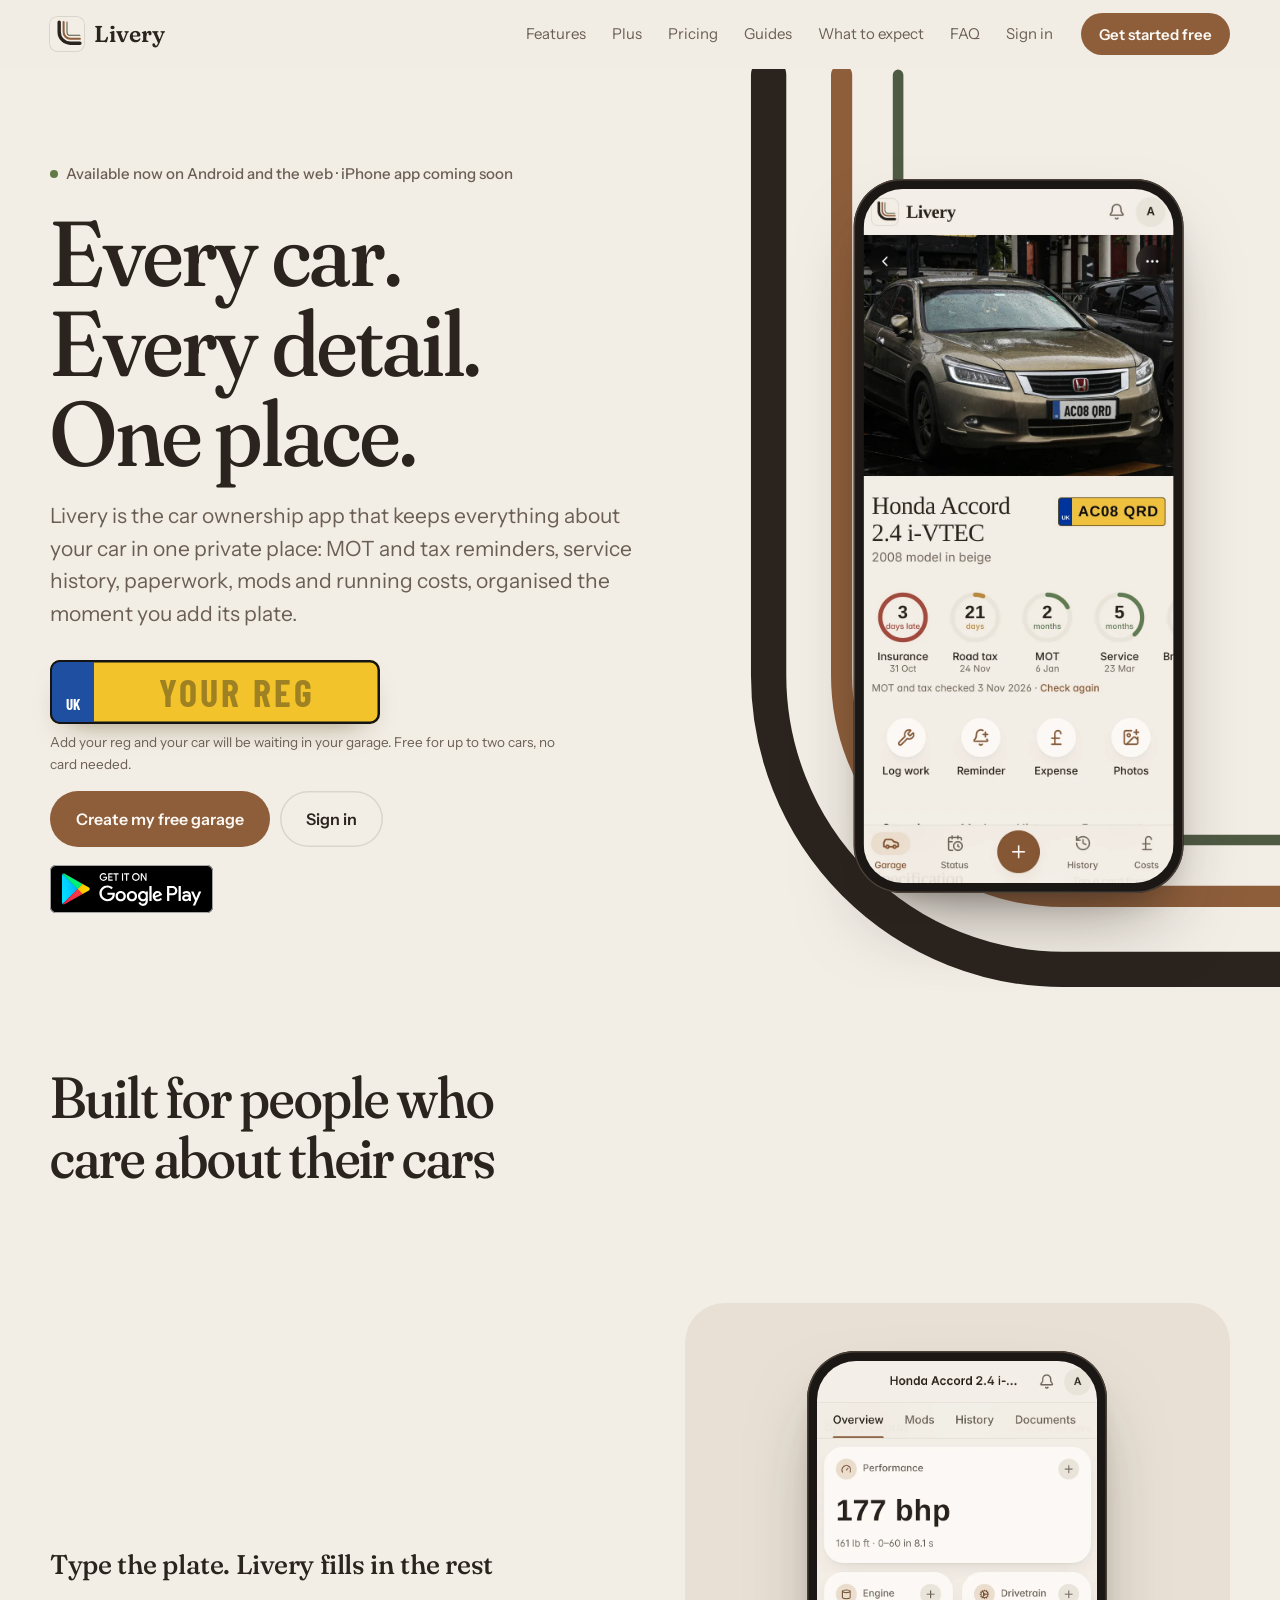
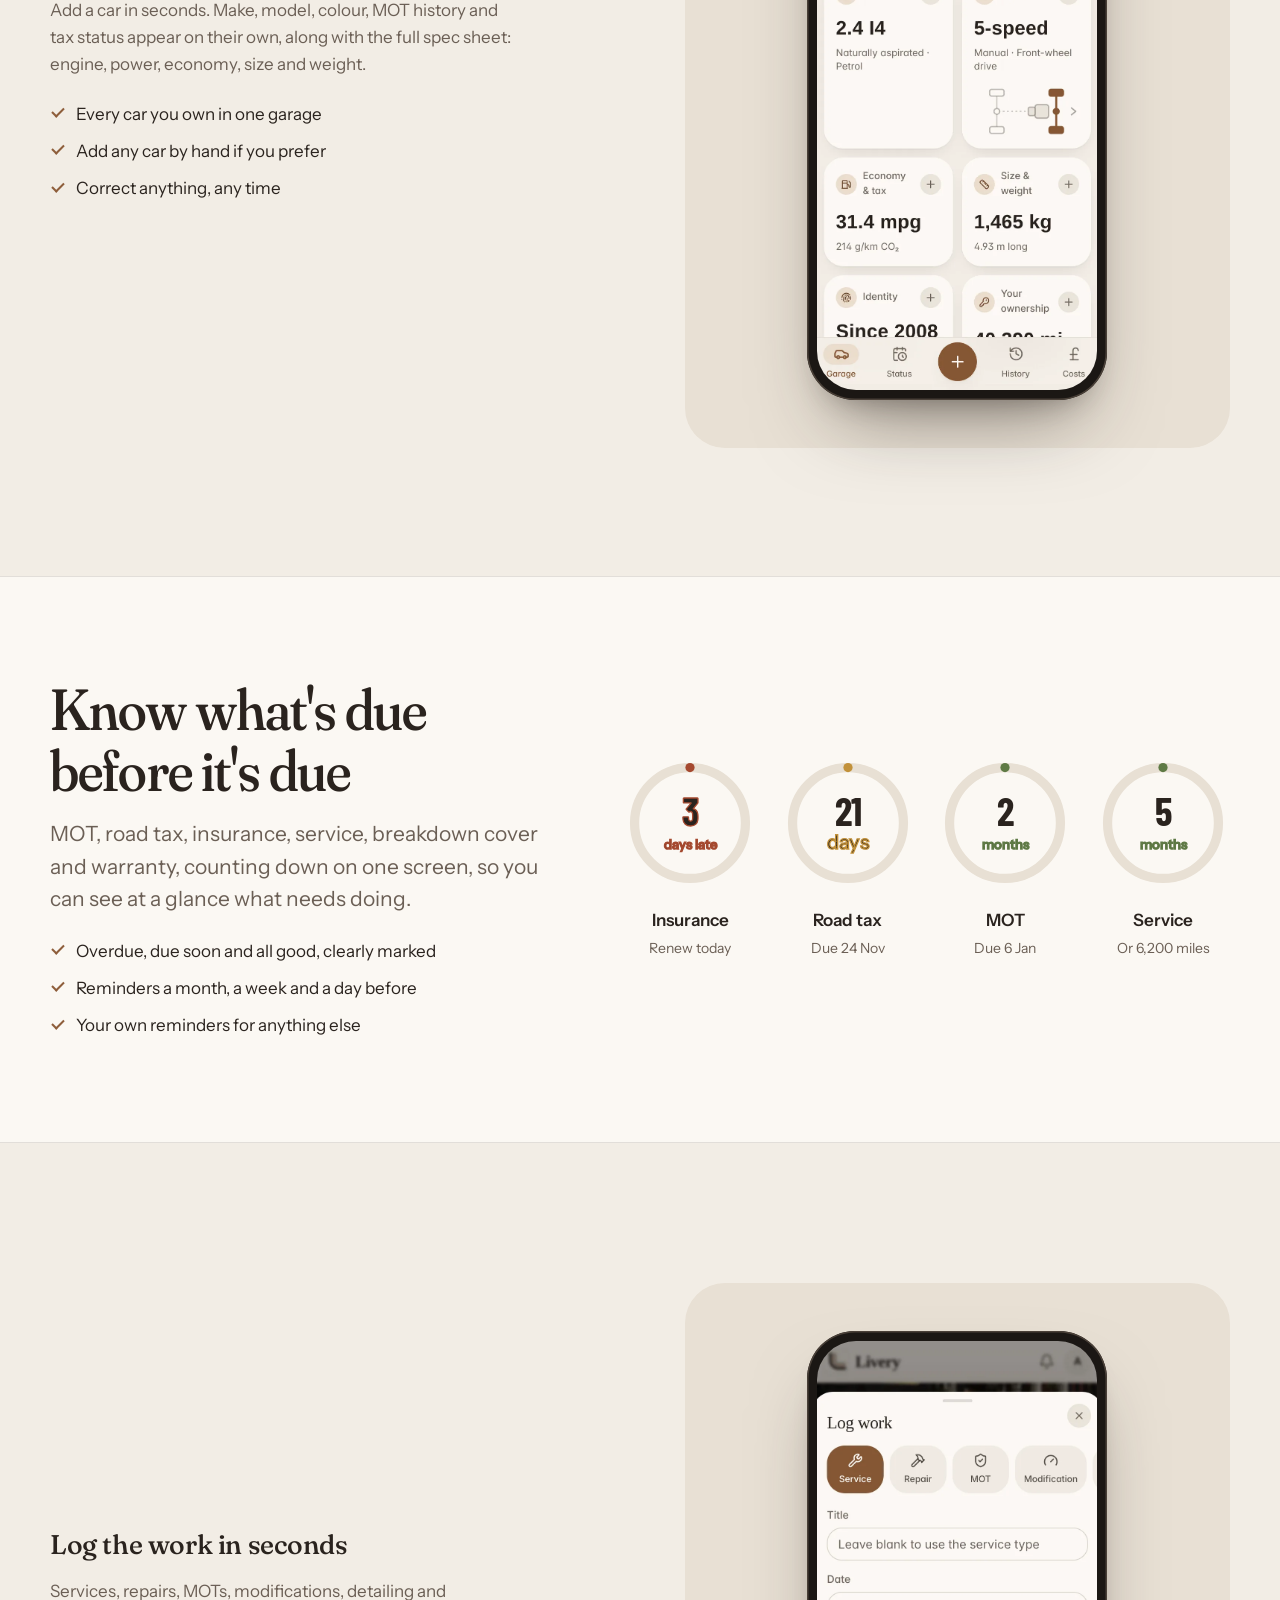
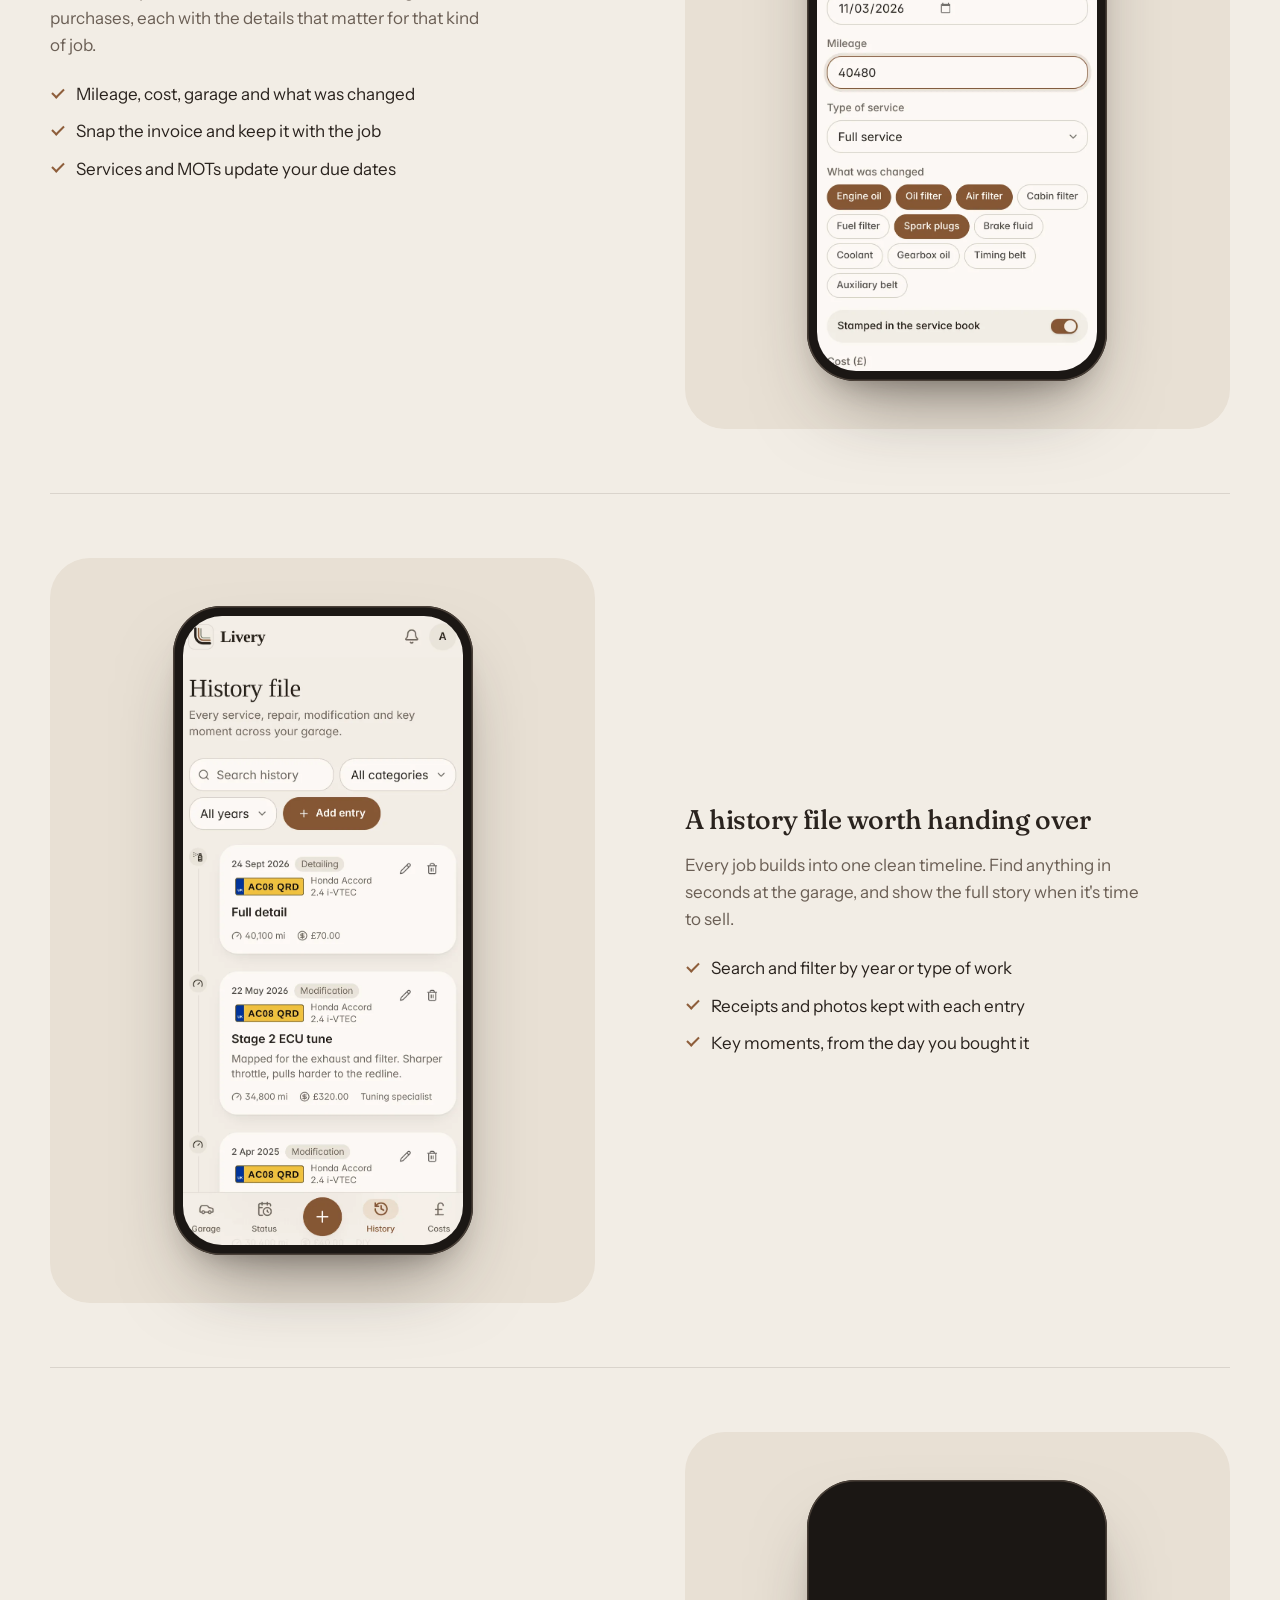
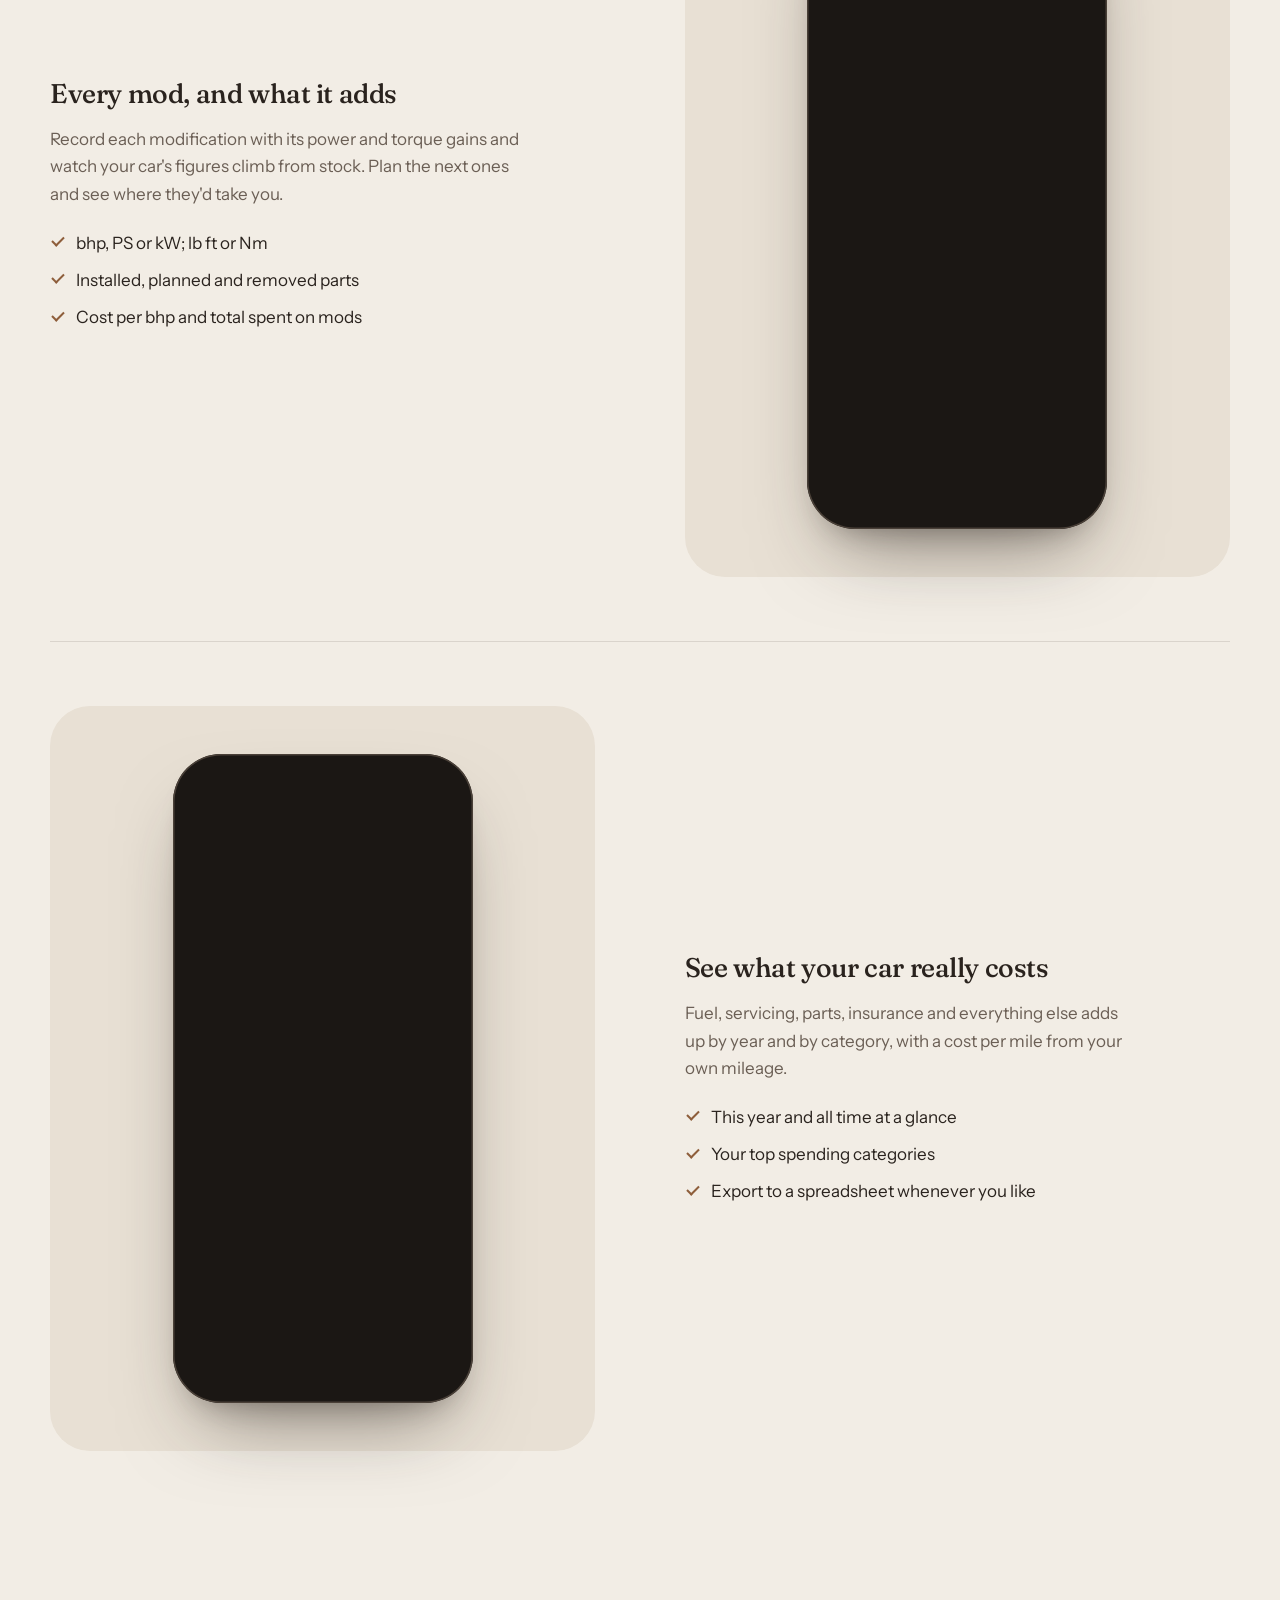
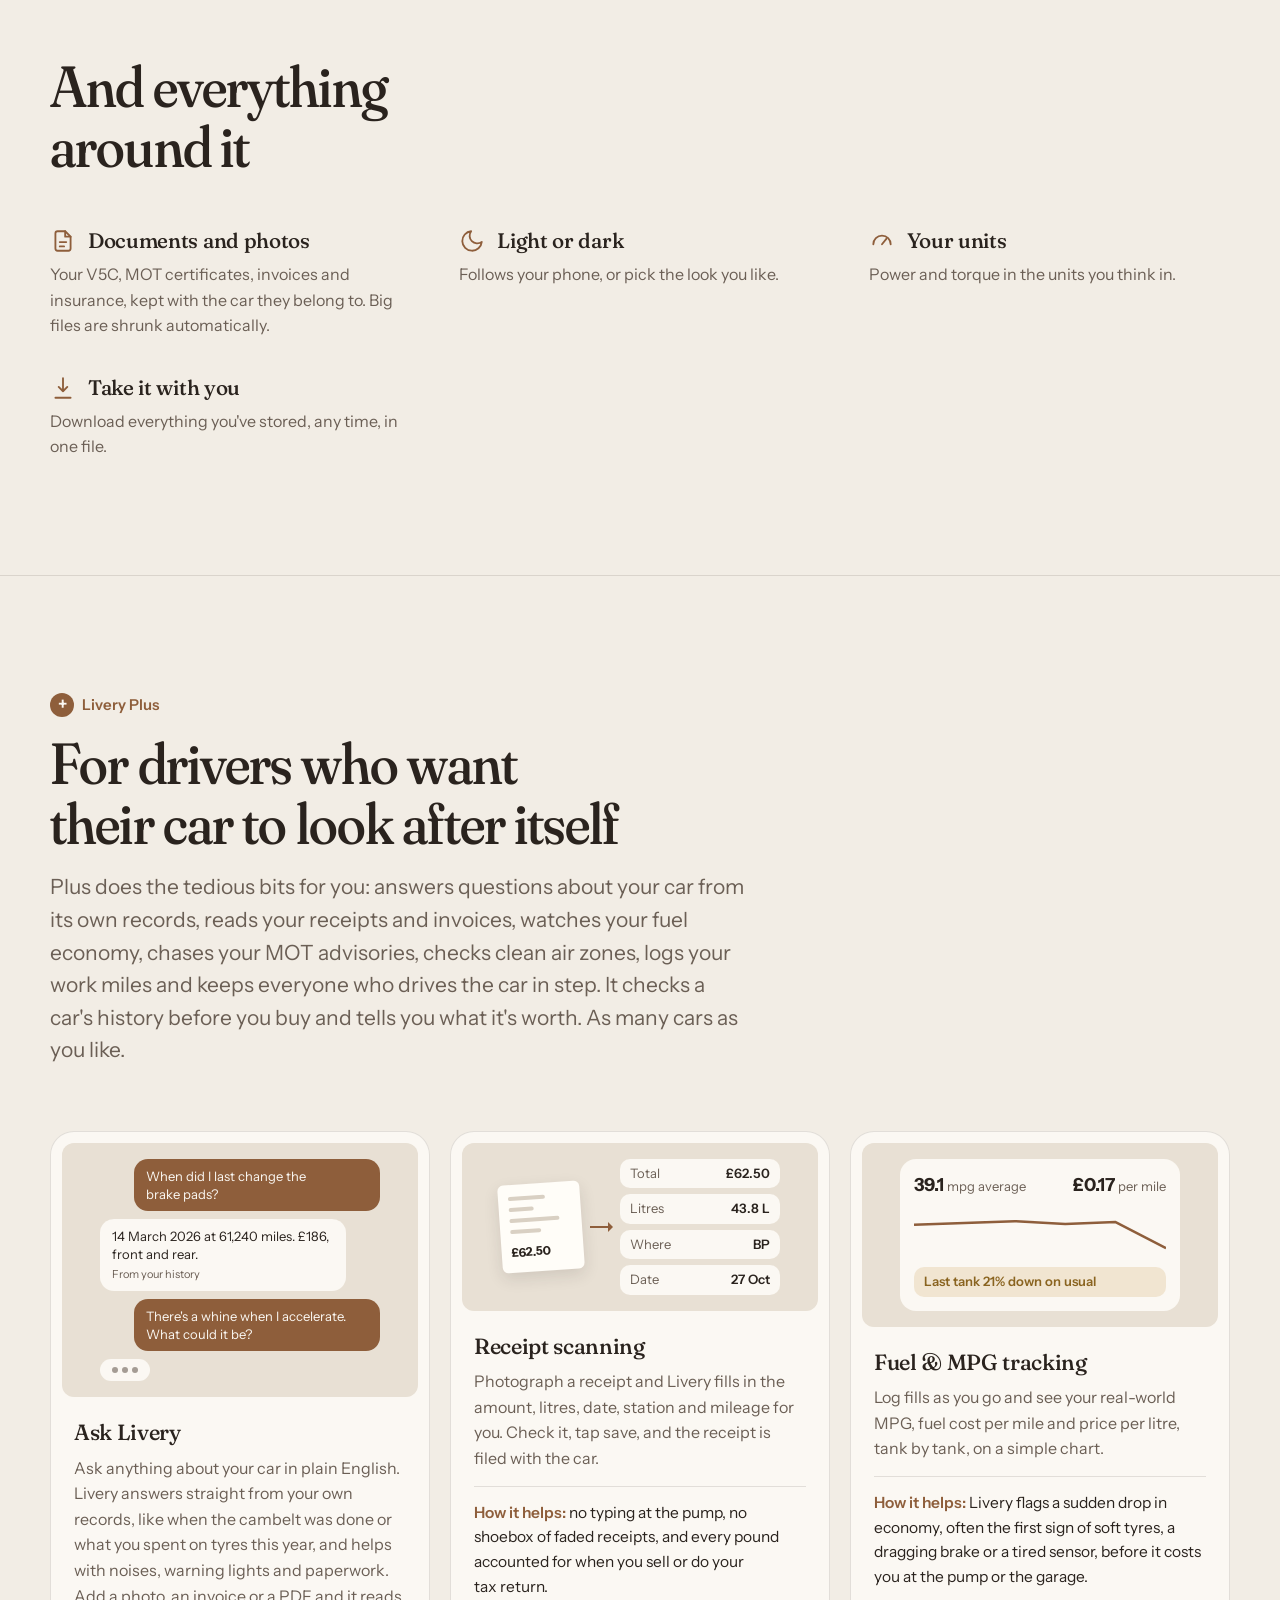
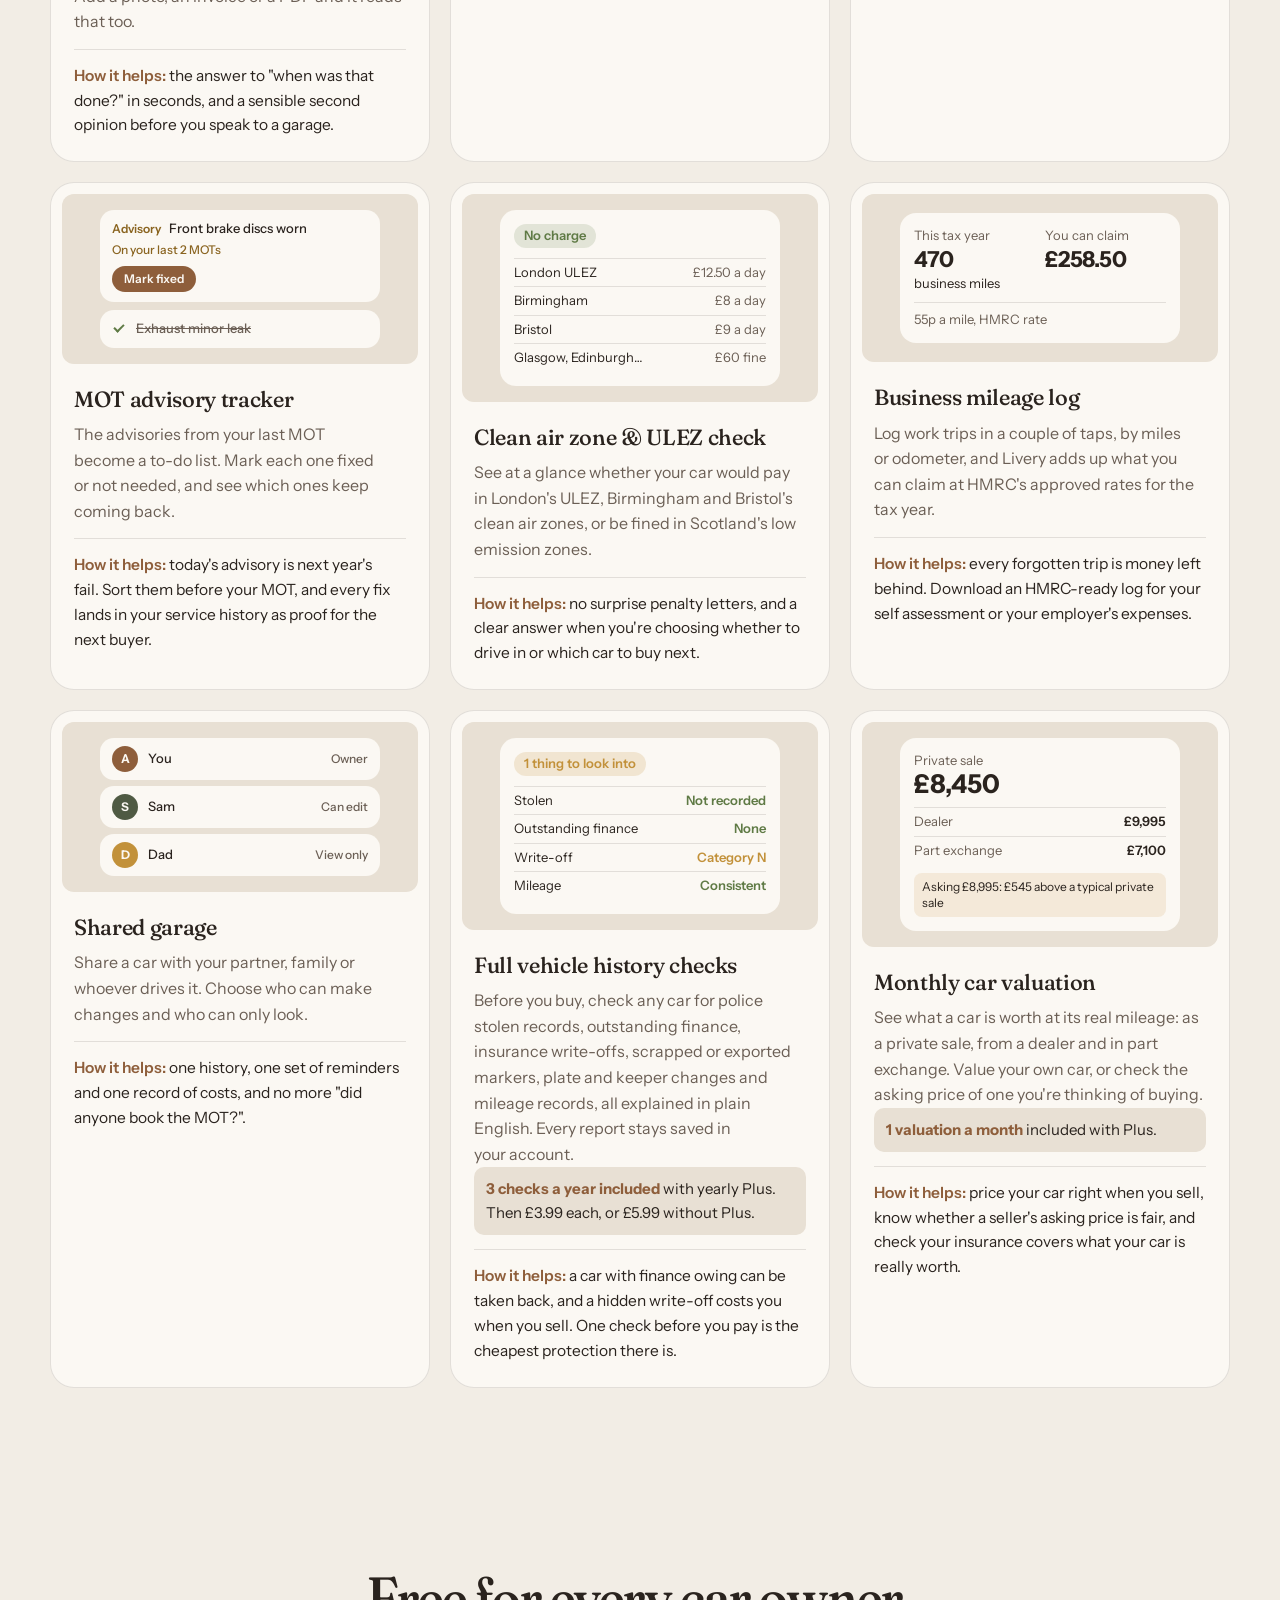
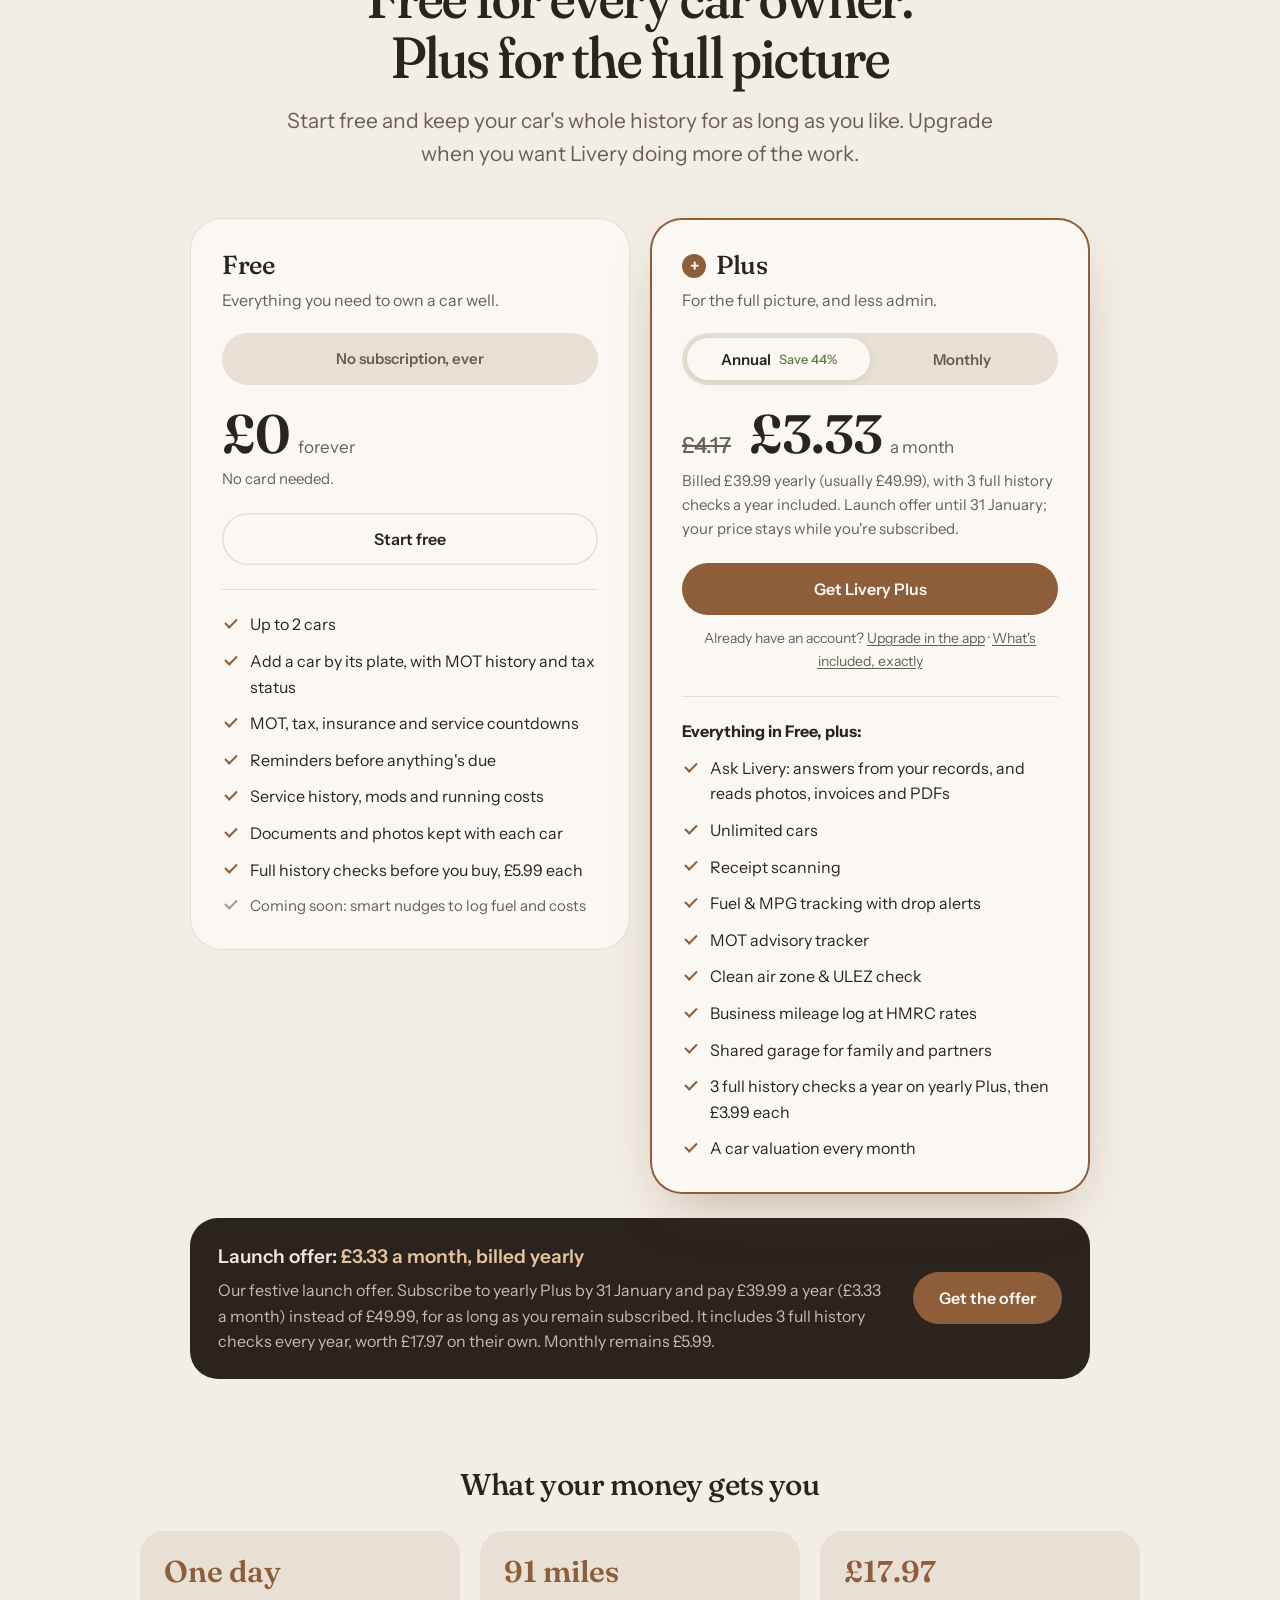
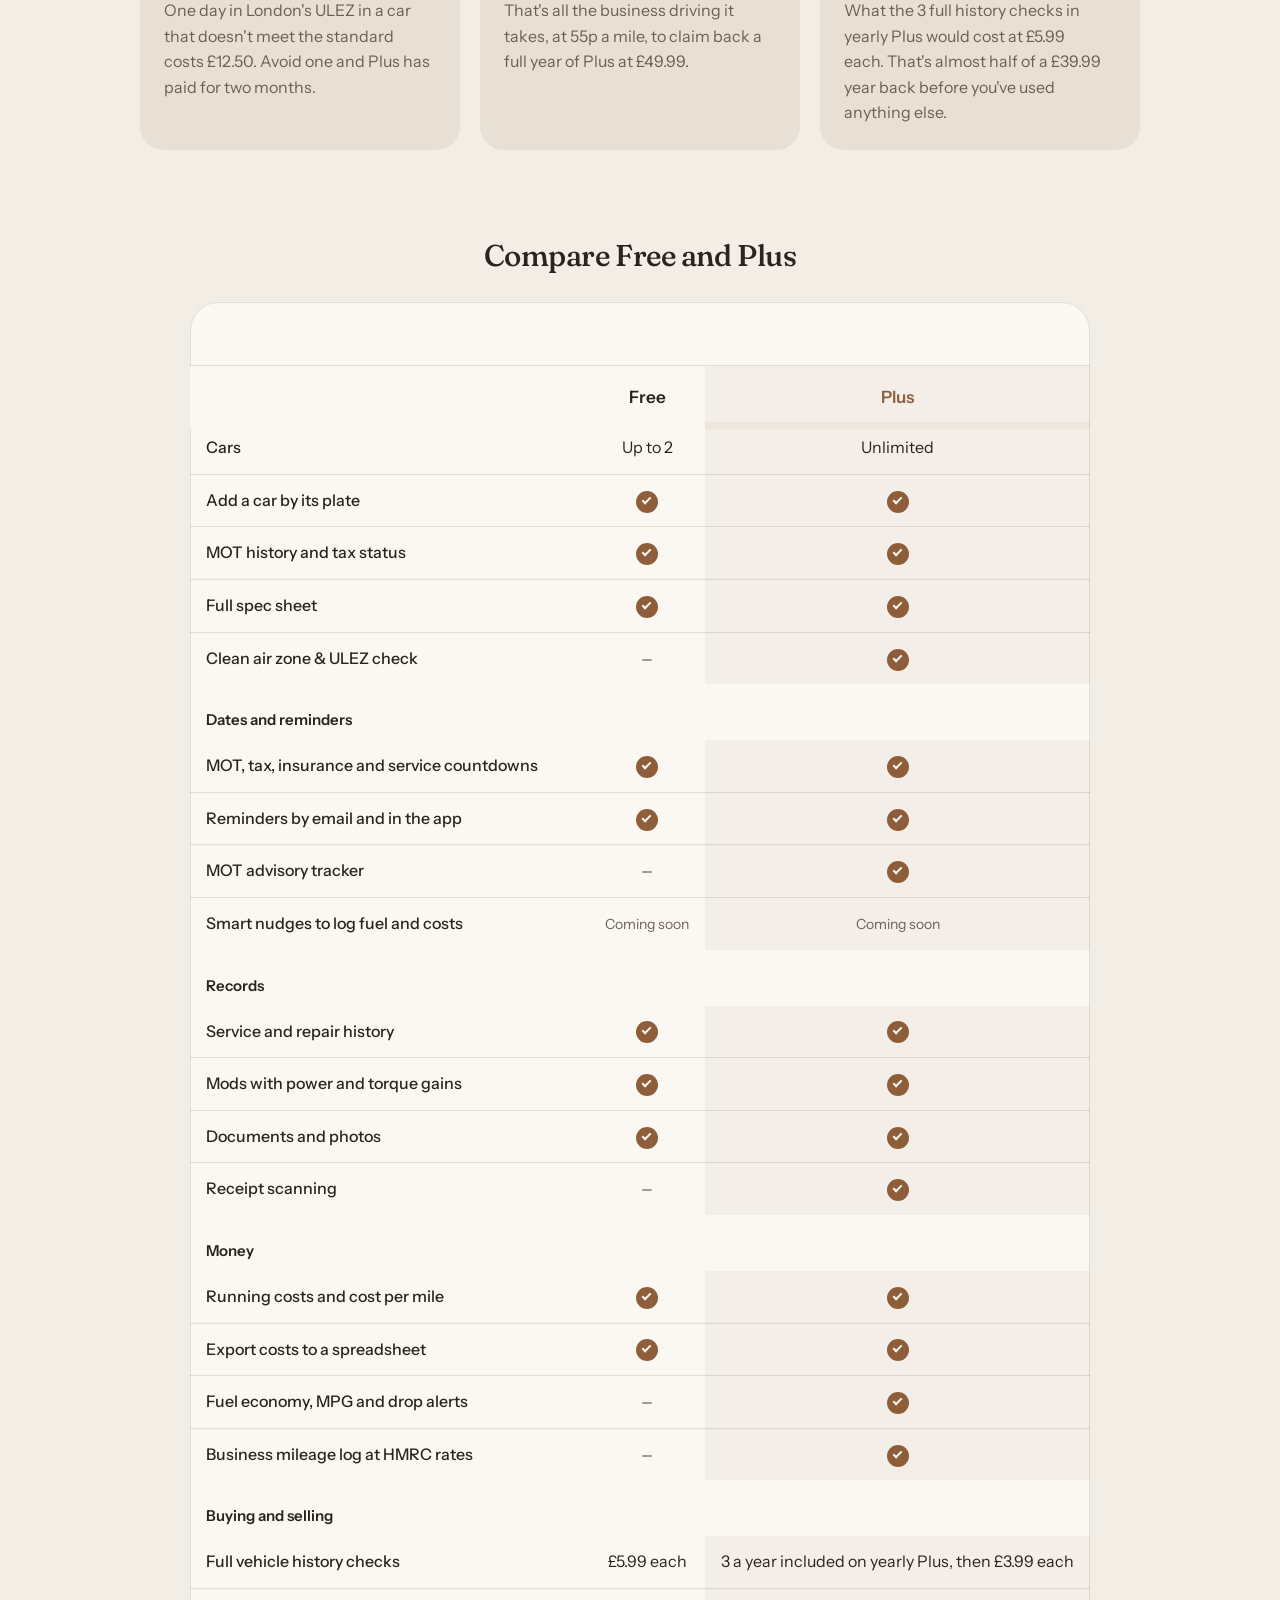
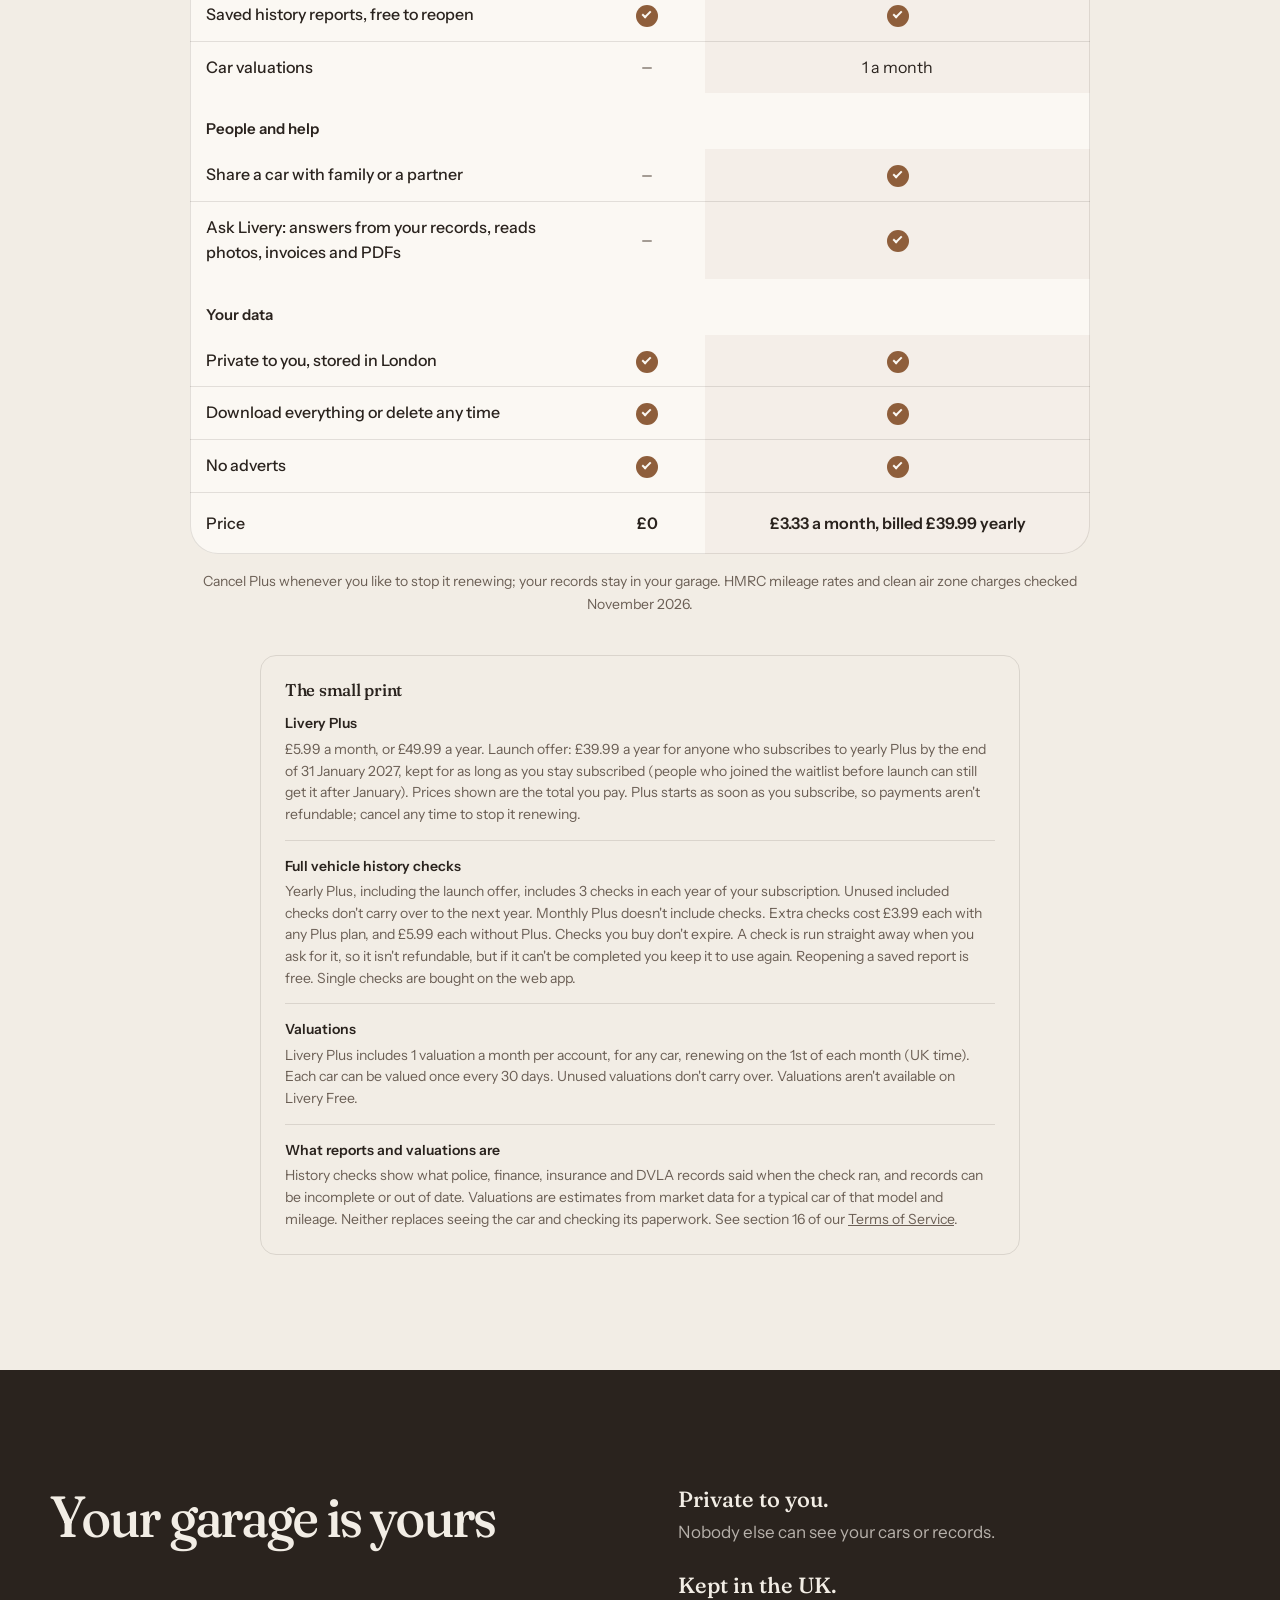
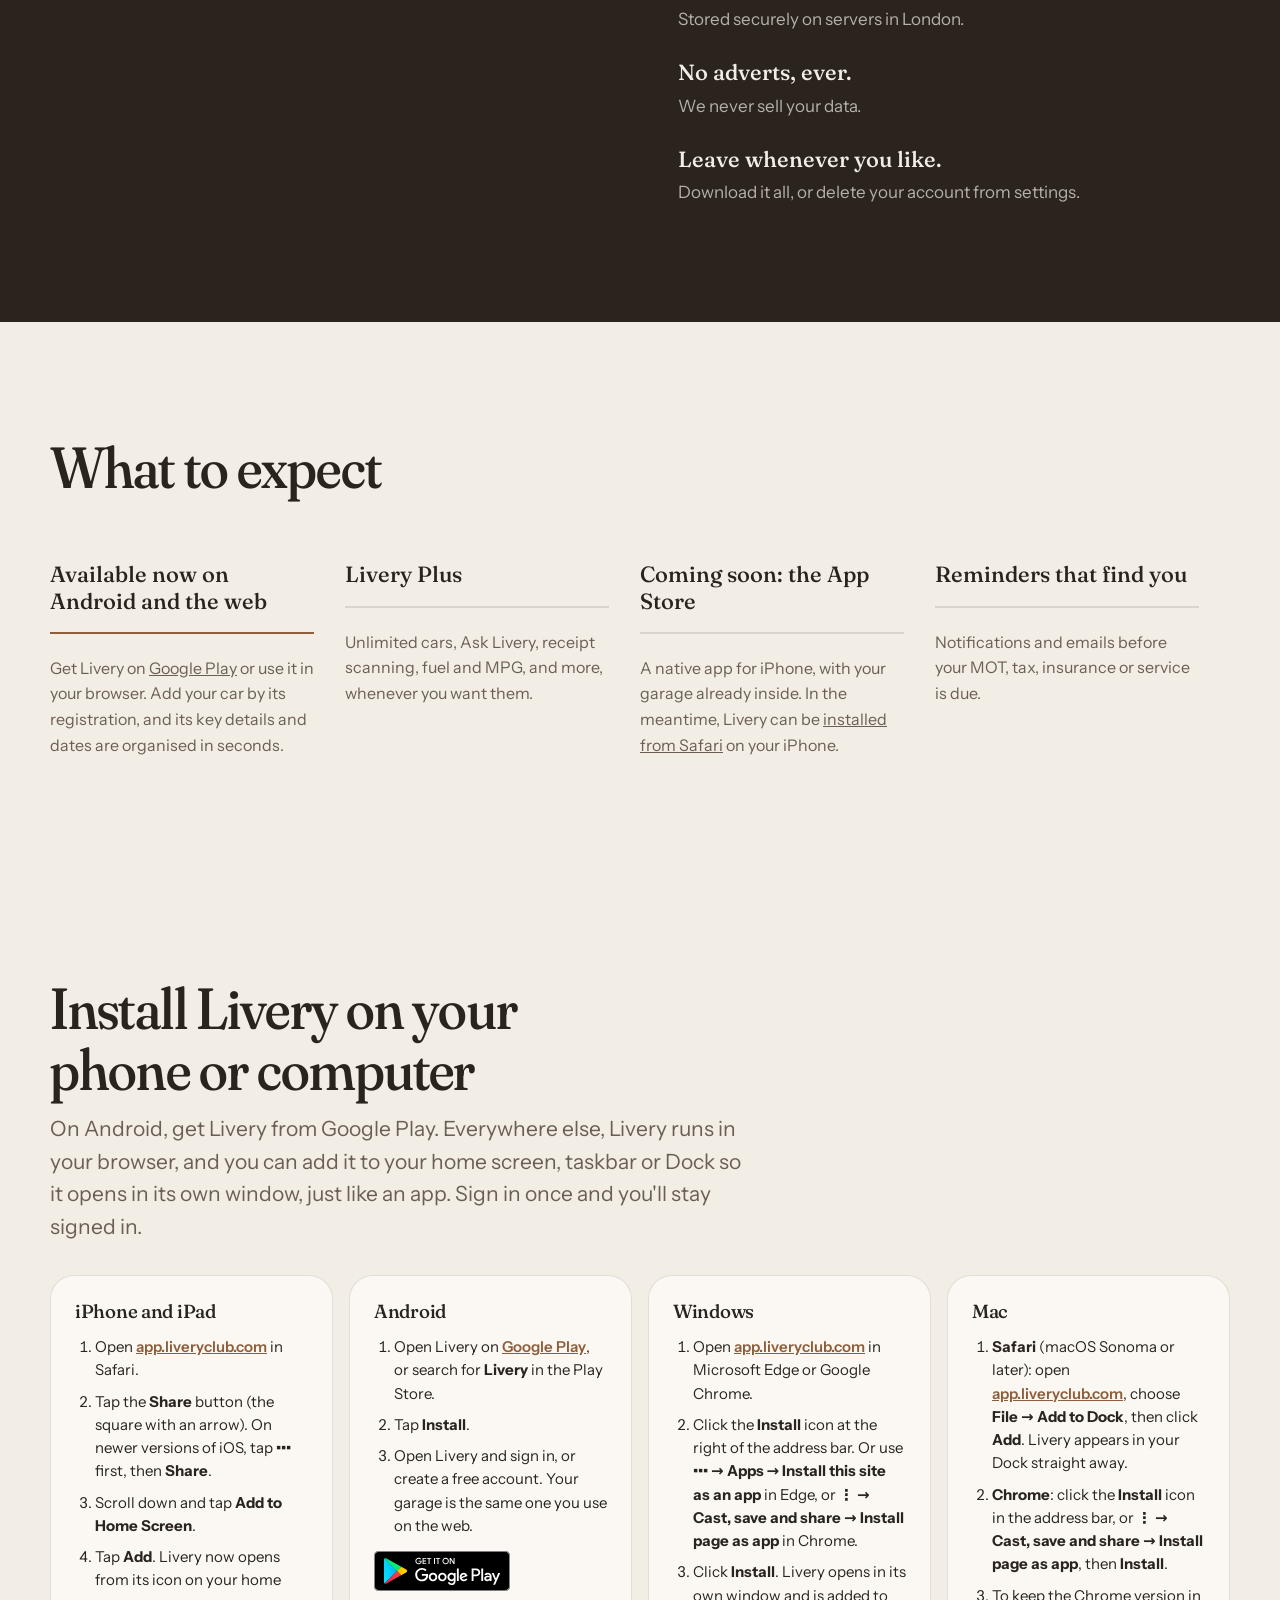
<file: index.html>
<!doctype html>
<html lang="en-GB">
  <head>
    <meta charset="utf-8" />
    <meta name="viewport" content="width=device-width, initial-scale=1, viewport-fit=cover" />
    <meta
      http-equiv="Content-Security-Policy"
      content="default-src 'self'; img-src 'self' data:; style-src 'self'; font-src 'self'; script-src 'self'; connect-src 'self' https://imdoayrrwunixcybqaai.supabase.co; base-uri 'self'; form-action 'self'"
    />
    <meta name="referrer" content="strict-origin-when-cross-origin" />
    <title>Livery: the car ownership app for MOT, service history &amp; costs</title>
    <meta
      name="description"
      content="Car ownership, organised. Livery keeps your MOT, tax and insurance dates, service history, mods and running costs in one private place. Free, with Plus for history checks, valuations, MPG and more."
    />
    <link rel="canonical" href="https://liveryclub.com/" />
    <meta name="theme-color" content="#f2ede5" media="(prefers-color-scheme: light)" />
    <meta name="theme-color" content="#1c1814" media="(prefers-color-scheme: dark)" />
    <link rel="icon" href="/assets/favicon.svg" type="image/svg+xml" />
    <link rel="apple-touch-icon" href="/assets/apple-touch-icon.png" />

    <meta property="og:type" content="website" />
    <meta property="og:site_name" content="Livery" />
    <meta property="og:locale" content="en_GB" />
    <meta property="og:title" content="Livery: every car, every detail, one place" />
    <meta
      property="og:description"
      content="The private digital garage for UK drivers. Key dates, service history, paperwork, mods and costs together."
    />
    <meta property="og:url" content="https://liveryclub.com/" />
    <meta property="og:image" content="https://liveryclub.com/assets/og.jpg" />
    <meta property="og:image:width" content="1200" />
    <meta property="og:image:height" content="630" />
    <meta name="twitter:card" content="summary_large_image" />

    <link rel="preload" href="/fonts/fraunces.woff2" as="font" type="font/woff2" crossorigin />
    <link
      rel="preload"
      href="/fonts/instrument-sans.woff2"
      as="font"
      type="font/woff2"
      crossorigin
    />
    <link rel="stylesheet" href="/style.css" />
    <script type="application/ld+json">
{
  "@context": "https://schema.org",
  "@graph": [
    {
      "@type": "Organization",
      "@id": "https://liveryclub.com/#org",
      "name": "Livery",
      "legalName": "Chakraborty Group LTD",
      "url": "https://liveryclub.com/",
      "logo": "https://liveryclub.com/assets/icon-192.png",
      "email": "hello@liveryclub.com",
      "areaServed": "GB",
      "sameAs": [
        "https://www.instagram.com/liveryclub.app/",
        "https://www.facebook.com/liveryclubapp"
      ]
    },
    {
      "@type": "WebSite",
      "@id": "https://liveryclub.com/#website",
      "name": "Livery",
      "url": "https://liveryclub.com/",
      "inLanguage": "en-GB",
      "publisher": {
        "@id": "https://liveryclub.com/#org"
      }
    },
    {
      "@type": "SoftwareApplication",
      "@id": "https://liveryclub.com/#app",
      "name": "Livery",
      "applicationCategory": "LifestyleApplication",
      "operatingSystem": "Web, iOS, Android",
      "url": "https://liveryclub.com/",
      "inLanguage": "en-GB",
      "description": "Livery is a car ownership app and private digital garage for drivers in the UK. Add a car by its registration and keep its MOT, tax, insurance and service dates, service history, paperwork, modifications and running costs in one place, with reminders before things are due.",
      "featureList": [
        "Add a car by its UK registration",
        "MOT, tax, insurance and service date reminders",
        "Service and repair history file",
        "Modification tracking with power gains",
        "Running costs and cost per mile",
        "Secure document and photo storage",
        "Receipt scanning (Plus)",
        "Fuel economy and MPG tracking (Plus)",
        "MOT advisory tracker (Plus)",
        "Clean air zone and ULEZ check (Plus)",
        "Business mileage log at HMRC rates (Plus)",
        "Shared garage for family and partners (Plus)",
        "Full vehicle history checks before you buy (3 a year with yearly Plus; £3.99 each with Plus, £5.99 without)",
        "Monthly car valuation (Plus)"
      ],
      "offers": [
        {
          "@type": "Offer",
          "name": "Livery Free",
          "price": "0",
          "priceCurrency": "GBP",
          "availability": "https://schema.org/InStock"
        },
        {
          "@type": "Offer",
          "name": "Livery Plus, monthly",
          "price": "5.99",
          "priceCurrency": "GBP",
          "availability": "https://schema.org/InStock"
        },
        {
          "@type": "Offer",
          "name": "Livery Plus, annual (launch offer until 31 January 2027, then £49.99), with 3 full vehicle history checks a year",
          "price": "39.99",
          "priceCurrency": "GBP",
          "availability": "https://schema.org/InStock"
        },
        {
          "@type": "Offer",
          "name": "Full vehicle history check",
          "price": "5.99",
          "priceCurrency": "GBP",
          "availability": "https://schema.org/InStock"
        },
        {
          "@type": "Offer",
          "name": "Full vehicle history check, with Livery Plus",
          "price": "3.99",
          "priceCurrency": "GBP",
          "availability": "https://schema.org/InStock"
        }
      ],
      "publisher": {
        "@id": "https://liveryclub.com/#org"
      }
    },
    {
      "@type": "FAQPage",
      "@id": "https://liveryclub.com/#faq",
      "mainEntity": [
        {
          "@type": "Question",
          "name": "When can I start using Livery?",
          "acceptedAnswer": {
            "@type": "Answer",
            "text": "Today. Get Livery for Android on Google Play, or use it in your browser at app.liveryclub.com on any phone or computer: create a free account and add your car by its registration. An iPhone app is coming soon to the App Store, and your garage will already be inside."
          }
        },
        {
          "@type": "Question",
          "name": "Is Livery free?",
          "acceptedAnswer": {
            "@type": "Answer",
            "text": "Yes. Livery Free covers up to two cars with MOT and tax lookups, key date countdowns, reminders, service history, mods, running costs and documents, for as long as you like. Anyone can run a full vehicle history check on a car they're thinking of buying for £5.99. Livery Plus adds receipt scanning, fuel and MPG tracking, the MOT advisory tracker, clean air zone checks, a business mileage log and shared garages, unlimited cars, Ask Livery, your AI car helper, and a car valuation every month, for £5.99 a month or £49.99 a year (£39.99 a year with the launch offer until 31 January). Yearly Plus includes 3 history checks a year, and extra checks are £3.99 on any Plus plan."
          }
        },
        {
          "@type": "Question",
          "name": "How much is a full vehicle history check?",
          "acceptedAnswer": {
            "@type": "Answer",
            "text": "£5.99 without Plus, or £3.99 with Livery Plus. Yearly Plus includes 3 checks every year of your subscription; monthly Plus doesn't include any, but extra checks are £3.99. A check looks for outstanding finance, police stolen records, insurance write-offs, plate and colour changes, previous keepers, mileage records and the MOT history, and gives you a clear verdict. Reports are saved to your account, so reopening one is free."
          }
        },
        {
          "@type": "Question",
          "name": "What's the launch offer?",
          "acceptedAnswer": {
            "@type": "Answer",
            "text": "Until the end of 31 January, yearly Plus is £39.99 (£3.33 a month) instead of £49.99, and you keep that price for as long as you remain subscribed. After that, yearly goes back to £49.99. Monthly is £5.99. If you joined the waitlist before launch, the £39.99 price stays open to you after January too."
          }
        },
        {
          "@type": "Question",
          "name": "Can I cancel Plus?",
          "acceptedAnswer": {
            "@type": "Answer",
            "text": "Yes, whenever you like, in the app. Plus stays on until the end of the period you've paid for and then stops renewing. Plus starts the moment you subscribe, so payments aren't refundable. Your cars and records stay in your garage."
          }
        },
        {
          "@type": "Question",
          "name": "What happens to my data?",
          "acceptedAnswer": {
            "@type": "Answer",
            "text": "It's used to run your garage and nothing else. Your garage is private to you, stored in the UK, and we never sell your data. Our Privacy Policy has the details."
          }
        },
        {
          "@type": "Question",
          "name": "Which cars can I add?",
          "acceptedAnswer": {
            "@type": "Answer",
            "text": "Any car registered in the UK, by its plate. You can also add any car by entering its details yourself."
          }
        },
        {
          "@type": "Question",
          "name": "Where is my data kept?",
          "acceptedAnswer": {
            "@type": "Answer",
            "text": "On secure servers in London, encrypted in transit and at rest. Only you can see your garage."
          }
        },
        {
          "@type": "Question",
          "name": "Can I delete my account?",
          "acceptedAnswer": {
            "@type": "Answer",
            "text": "Yes. Delete it from your account settings and your garage, records, photos and documents are erased straight away. You can download a copy first."
          }
        }
      ]
    }
  ]
}
    </script>
  </head>
  <body>
    <a class="skip" href="#main">Skip to content</a>

    <header class="site-header">
      <div class="wrap">
        <a class="brand" href="/" aria-label="Livery home">
          <svg viewBox="0 0 100 100" aria-hidden="true">
            <rect width="100" height="100" rx="23" fill="#F2EDE5" />
            <g fill="none" stroke-linecap="round">
              <path d="M27 15 V44 A33 33 0 0 0 60 77 H88" stroke="#2A231E" stroke-width="10" />
              <path d="M40 15 V44 A20 20 0 0 0 60 64 H88" stroke="#8E5E3B" stroke-width="6" />
              <path d="M50 15 V44 A10 10 0 0 0 60 54 H88" stroke="#4F5A43" stroke-width="3" />
            </g>
          </svg>
          Livery
        </a>
        <nav class="nav" id="site-nav" aria-label="Main">
          <a href="/#features">Features</a>
          <a href="/plus/">Plus</a>
          <a href="/#pricing">Pricing</a>
          <a href="/guides/">Guides</a>
          <a href="/#expect">What to expect</a>
          <a href="/#faq">FAQ</a>
          <a href="https://app.liveryclub.com/auth">Sign in</a>
        </nav>
        <a class="btn btn-primary" href="https://app.liveryclub.com/auth?mode=signup">Get started free</a>
        <button class="menu-btn" type="button" aria-controls="site-nav" aria-expanded="false" aria-label="Open menu" data-menu-btn>
          <span></span><span></span><span></span>
        </button>
      </div>
    </header>

    <main id="main">
      <section class="hero" aria-labelledby="hero-title">
        <div class="wrap">
          <div>
            <p class="soon"><span class="soon-dot" aria-hidden="true"></span>Available now on Android and the web · iPhone app coming soon</p>
            <h1 id="hero-title">Every car. Every detail. One place.</h1>
            <p class="lede">
              Livery is the car ownership app that keeps everything about your car in one private
              place: MOT and tax reminders, service history, paperwork, mods and running costs,
              organised the moment you add its plate.
            </p>
            <div class="wl">
              <form class="waitlist" id="start" data-start-form action="https://app.liveryclub.com/auth" method="get">
                <input type="hidden" name="mode" value="signup" />
                <label class="plate">
                  <span class="plate-band" aria-hidden="true">UK</span>
                  <input
                    name="reg"
                    aria-label="Your registration number (optional)"
                    placeholder="YOUR REG"
                    maxlength="8"
                    autocomplete="off"
                    autocapitalize="characters"
                    spellcheck="false"
                    data-plate-input
                  />
                </label>
                <p class="wl-hint">Add your reg and your car will be waiting in your garage. Free for up to two cars, no card needed.</p>
                <div class="wl-row">
                  <button class="btn btn-primary" type="submit">Create my free garage</button>
                  <a class="btn btn-quiet" href="https://app.liveryclub.com/auth">Sign in</a>
                </div>
              </form>
              <div class="store-row">
                <a class="store-badge" href="https://play.google.com/store/apps/details?id=com.liveryclub.app" rel="noopener"><img src="/assets/badges/google-play.svg" width="162" height="48" alt="Get it on Google Play" /></a>
              </div>
            </div>
          </div>

          <div class="hero-visual">
            <svg
              class="stripes"
              viewBox="0 0 640 760"
              preserveAspectRatio="xMidYMid meet"
              aria-hidden="true"
            >
              <path
                class="s1"
                pathLength="1"
                stroke-width="30"
                d="M60 -40 V470 A250 250 0 0 0 310 720 H900"
              />
              <path
                class="s2"
                pathLength="1"
                stroke-width="18"
                d="M122 -40 V470 A188 188 0 0 0 310 658 H900"
              />
              <path
                class="s3"
                pathLength="1"
                stroke-width="9"
                d="M170 -40 V470 A140 140 0 0 0 310 610 H900"
              />
            </svg>
            <div class="phone">
              <img
                src="/assets/screens/car.webp"
                width="780"
                height="1688"
                alt="A car's page in Livery, with its photo, number plate and dials counting down to insurance, road tax, MOT and service"
                fetchpriority="high"
              />
            </div>
          </div>
        </div>
      </section>

      <section class="chapters" id="features" aria-labelledby="features-title">
        <div class="wrap">
          <div class="chapters-intro">
            <h2 id="features-title">Built for people who care about their cars</h2>
          </div>
          <div class="chapter-list">
            <article class="chapter">
              <div class="chapter-copy">
                <h3>Type the plate. Livery fills in the rest</h3>
              <p>Add a car in seconds. Make, model, colour, MOT history and tax status appear on their own, along with the full spec sheet: engine, power, economy, size and weight.</p>
              <ul>
                <li>Every car you own in one garage</li>
                <li>Add any car by hand if you prefer</li>
                <li>Correct anything, any time</li>
              </ul>
              </div>
              <div class="chapter-visual">
                <div class="phone"><img src="/assets/screens/specs.webp" width="780" height="1688" alt="Livery's spec sheet for a 2008 Honda Accord: 177 bhp, a 2.4 litre naturally aspirated engine, 5-speed manual, 31.4 mpg and 1,465 kg" loading="lazy" /></div>
              </div>
            </article>
          </div>
        </div>
      </section>

      <section class="dates" aria-labelledby="dates-title">
        <div class="wrap">
          <div>
            <h2 id="dates-title">Know what's due before it's due</h2>
            <p class="lede">MOT, road tax, insurance, service, breakdown cover and warranty, counting down on one screen, so you can see at a glance what needs doing.</p>
            <div class="chapter-copy dates-list"><ul>
                <li>Overdue, due soon and all good, clearly marked</li>
                <li>Reminders a month, a week and a day before</li>
                <li>Your own reminders for anything else</li>
              </ul></div>
          </div>
          <ul class="dials" aria-label="Example key dates">
            <li class="dial">
              <svg viewBox="0 0 100 100" aria-hidden="true">
                <circle class="track" cx="50" cy="50" r="42" fill="none" stroke-width="7" />
                <circle
                  class="value late"
                  cx="50"
                  cy="50"
                  r="42"
                  fill="none"
                  stroke-width="7"
                  data-frac="1"
                />
                <text x="50" y="52" text-anchor="middle" font-size="30" class="late">3</text>
                <text x="50" y="70" text-anchor="middle" font-size="10" class="unit late">
                  days late
                </text>
              </svg>
              <strong>Insurance</strong>
              <span>Renew today</span>
            </li>
            <li class="dial">
              <svg viewBox="0 0 100 100" aria-hidden="true">
                <circle class="track" cx="50" cy="50" r="42" fill="none" stroke-width="7" />
                <circle
                  class="value soon"
                  cx="50"
                  cy="50"
                  r="42"
                  fill="none"
                  stroke-width="7"
                  data-frac="0.12"
                />
                <text x="50" y="52" text-anchor="middle" font-size="30">21</text>
                <text x="50" y="70" text-anchor="middle" font-size="10" class="unit soon">
                  days
                </text>
              </svg>
              <strong>Road tax</strong>
              <span>Due 24 Nov</span>
            </li>
            <li class="dial">
              <svg viewBox="0 0 100 100" aria-hidden="true">
                <circle class="track" cx="50" cy="50" r="42" fill="none" stroke-width="7" />
                <circle
                  class="value ok"
                  cx="50"
                  cy="50"
                  r="42"
                  fill="none"
                  stroke-width="7"
                  data-frac="0.18"
                />
                <text x="50" y="52" text-anchor="middle" font-size="30">2</text>
                <text x="50" y="70" text-anchor="middle" font-size="10" class="unit ok">
                  months
                </text>
              </svg>
              <strong>MOT</strong>
              <span>Due 6 Jan</span>
            </li>
            <li class="dial">
              <svg viewBox="0 0 100 100" aria-hidden="true">
                <circle class="track" cx="50" cy="50" r="42" fill="none" stroke-width="7" />
                <circle
                  class="value ok"
                  cx="50"
                  cy="50"
                  r="42"
                  fill="none"
                  stroke-width="7"
                  data-frac="0.42"
                />
                <text x="50" y="52" text-anchor="middle" font-size="30">5</text>
                <text x="50" y="70" text-anchor="middle" font-size="10" class="unit ok">
                  months
                </text>
              </svg>
              <strong>Service</strong>
              <span>Or 6,200 miles</span>
            </li>
          </ul>
        </div>
      </section>

      <section class="chapters" aria-label="More features">
        <div class="wrap">
          <div class="chapter-list">
            <article class="chapter">
              <div class="chapter-copy">
                <h3>Log the work in seconds</h3>
              <p>Services, repairs, MOTs, modifications, detailing and purchases, each with the details that matter for that kind of job.</p>
              <ul>
                <li>Mileage, cost, garage and what was changed</li>
                <li>Snap the invoice and keep it with the job</li>
                <li>Services and MOTs update your due dates</li>
              </ul>
              </div>
              <div class="chapter-visual">
                <div class="phone"><img src="/assets/screens/logwork.webp" width="780" height="1688" alt="Livery's Log work sheet with service, repair, MOT and modification types, and parts changed such as engine oil, oil filter and spark plugs" loading="lazy" /></div>
              </div>
            </article>
            <article class="chapter">
              <div class="chapter-copy">
                <h3>A history file worth handing over</h3>
              <p>Every job builds into one clean timeline. Find anything in seconds at the garage, and show the full story when it's time to sell.</p>
              <ul>
                <li>Search and filter by year or type of work</li>
                <li>Receipts and photos kept with each entry</li>
                <li>Key moments, from the day you bought it</li>
              </ul>
              </div>
              <div class="chapter-visual">
                <div class="phone"><img src="/assets/screens/history.webp" width="780" height="1688" alt="Livery's History file: a full detail, a stage 2 ECU tune and a performance air filter, each with mileage and cost" loading="lazy" /></div>
              </div>
            </article>
            <article class="chapter">
              <div class="chapter-copy">
                <h3>Every mod, and what it adds</h3>
              <p>Record each modification with its power and torque gains and watch your car's figures climb from stock. Plan the next ones and see where they'd take you.</p>
              <ul>
                <li>bhp, PS or kW; lb ft or Nm</li>
                <li>Installed, planned and removed parts</li>
                <li>Cost per bhp and total spent on mods</li>
              </ul>
              </div>
              <div class="chapter-visual">
                <div class="phone"><img src="/assets/screens/mods.webp" width="780" height="1688" alt="Livery's Mods tab: 200 bhp and 176 lb ft, up from 177 bhp and 161 lb ft stock, with a stage 2 ECU tune, cat-back exhaust and air filter" loading="lazy" /></div>
              </div>
            </article>
            <article class="chapter">
              <div class="chapter-copy">
                <h3>See what your car really costs</h3>
              <p>Fuel, servicing, parts, insurance and everything else adds up by year and by category, with a cost per mile from your own mileage.</p>
              <ul>
                <li>This year and all time at a glance</li>
                <li>Your top spending categories</li>
                <li>Export to a spreadsheet whenever you like</li>
              </ul>
              </div>
              <div class="chapter-visual">
                <div class="phone"><img src="/assets/screens/costs.webp" width="780" height="1688" alt="Livery's Costs screen: £786 this year, £1,246 all time and 9p per mile, broken down by category" loading="lazy" /></div>
              </div>
            </article>
          </div>
        </div>
      </section>

      <section class="extras" aria-labelledby="extras-title">
        <div class="wrap">
          <h2 id="extras-title">And everything around it</h2>
          <div class="extras-grid">
            <div class="extra">
              <h3>
                <svg viewBox="0 0 24 24" fill="none" stroke-width="1.7" stroke-linecap="round" stroke-linejoin="round" aria-hidden="true"><path d="M14 3H7a2 2 0 0 0-2 2v14a2 2 0 0 0 2 2h10a2 2 0 0 0 2-2V8z" /><path d="M14 3v5h5M9 13h6M9 17h4" /></svg>
                Documents and photos
              </h3>
              <p>Your V5C, MOT certificates, invoices and insurance, kept with the car they belong to. Big files are shrunk automatically.</p>
            </div>
            <div class="extra">
              <h3>
                <svg viewBox="0 0 24 24" fill="none" stroke-width="1.7" stroke-linecap="round" stroke-linejoin="round" aria-hidden="true"><path d="M21 12.8A9 9 0 1 1 11.2 3a7 7 0 0 0 9.8 9.8z" /></svg>
                Light or dark
              </h3>
              <p>Follows your phone, or pick the look you like.</p>
            </div>
            <div class="extra">
              <h3>
                <svg viewBox="0 0 24 24" fill="none" stroke-width="1.7" stroke-linecap="round" stroke-linejoin="round" aria-hidden="true"><path d="M4 15a8 8 0 1 1 16 0" /><path d="M12 15l4-5" /></svg>
                Your units
              </h3>
              <p>Power and torque in the units you think in.</p>
            </div>
            <div class="extra">
              <h3>
                <svg viewBox="0 0 24 24" fill="none" stroke-width="1.7" stroke-linecap="round" stroke-linejoin="round" aria-hidden="true"><path d="M12 3v12m0 0l-4-4m4 4l4-4M5 21h14" /></svg>
                Take it with you
              </h3>
              <p>Download everything you've stored, any time, in one file.</p>
            </div>
          </div>
        </div>
      </section>

      <section class="plus" id="plus" aria-labelledby="plus-title">
        <div class="wrap">
          <div class="plus-intro">
            <p class="eyebrow-pill"><span class="plus-mark" aria-hidden="true">+</span>Livery Plus</p>
            <h2 id="plus-title">For drivers who want their car to look after itself</h2>
            <p class="lede">Plus does the tedious bits for you: answers questions about your car from its own records, reads your receipts and invoices, watches your fuel economy, chases your MOT advisories, checks clean air zones, logs your work miles and keeps everyone who drives the car in step. It checks a car's history before you buy and tells you what it's worth. As many cars as you like.</p>
          </div>

          <div class="plus-grid">
            <article class="pf">
              <div class="pf-mock" aria-hidden="true">
                <div class="mock-ask">
                  <p class="ask-q">When did I last change the brake pads?</p>
                  <p class="ask-a">14 March 2026 at 61,240 miles. £186, front and rear. <span class="ask-src">From your history</span></p>
                  <p class="ask-q">There's a whine when I accelerate. What could it be?</p>
                  <p class="ask-a ask-typing"><span></span><span></span><span></span></p>
                </div>
              </div>
              <h3>Ask Livery</h3>
              <p class="pf-what">Ask anything about your car in plain English. Livery answers straight from your own records, like when the cambelt was done or what you spent on tyres this year, and helps with noises, warning lights and paperwork. Add a photo, an invoice or a PDF and it reads that too.</p>
              <p class="pf-why"><strong>How it helps:</strong> the answer to "when was that done?" in seconds, and a sensible second opinion before you speak to a garage.</p>
            </article>

            <article class="pf">
              <div class="pf-mock" aria-hidden="true">
                <div class="mock-receipt">
                  <div class="rc-paper">
                    <span class="rc-line w60"></span><span class="rc-line w40"></span>
                    <span class="rc-line w80"></span><span class="rc-line w50"></span>
                    <span class="rc-total">£62.50</span>
                  </div>
                  <span class="rc-arrow"></span>
                  <dl class="rc-fields">
                    <div><dt>Total</dt><dd>£62.50</dd></div>
                    <div><dt>Litres</dt><dd>43.8 L</dd></div>
                    <div><dt>Where</dt><dd>BP</dd></div>
                    <div><dt>Date</dt><dd>27 Oct</dd></div>
                  </dl>
                </div>
              </div>
              <h3>Receipt scanning</h3>
              <p class="pf-what">Photograph a receipt and Livery fills in the amount, litres, date, station and mileage for you. Check it, tap save, and the receipt is filed with the car.</p>
              <p class="pf-why"><strong>How it helps:</strong> no typing at the pump, no shoebox of faded receipts, and every pound accounted for when you sell or do your tax return.</p>
            </article>

            <article class="pf">
              <div class="pf-mock" aria-hidden="true">
                <div class="mock-mpg">
                  <div class="mpg-figs"><span><b>39.1</b> mpg average</span><span><b>£0.17</b> per mile</span></div>
                  <svg viewBox="0 0 200 60" preserveAspectRatio="none"><polyline points="0,22 40,20 80,18 120,21 160,19 200,48" /></svg>
                  <p class="mpg-warn">Last tank 21% down on usual</p>
                </div>
              </div>
              <h3>Fuel &amp; MPG tracking</h3>
              <p class="pf-what">Log fills as you go and see your real-world MPG, fuel cost per mile and price per litre, tank by tank, on a simple chart.</p>
              <p class="pf-why"><strong>How it helps:</strong> Livery flags a sudden drop in economy, often the first sign of soft tyres, a dragging brake or a tired sensor, before it costs you at the pump or the garage.</p>
            </article>

            <article class="pf">
              <div class="pf-mock" aria-hidden="true">
                <div class="mock-adv">
                  <div class="adv-row"><span class="adv-tag">Advisory</span><span>Front brake discs worn</span><span class="adv-rep">On your last 2 MOTs</span><span class="adv-btn">Mark fixed</span></div>
                  <div class="adv-row done"><span class="adv-tick"></span><span>Exhaust minor leak</span></div>
                </div>
              </div>
              <h3>MOT advisory tracker</h3>
              <p class="pf-what">The advisories from your last MOT become a to-do list. Mark each one fixed or not needed, and see which ones keep coming back.</p>
              <p class="pf-why"><strong>How it helps:</strong> today's advisory is next year's fail. Sort them before your MOT, and every fix lands in your service history as proof for the next buyer.</p>
            </article>

            <article class="pf">
              <div class="pf-mock" aria-hidden="true">
                <div class="mock-caz">
                  <span class="caz-chip">No charge</span>
                  <ul>
                    <li><span>London ULEZ</span><span>£12.50 a day</span></li>
                    <li><span>Birmingham</span><span>£8 a day</span></li>
                    <li><span>Bristol</span><span>£9 a day</span></li>
                    <li><span>Glasgow, Edinburgh…</span><span>£60 fine</span></li>
                  </ul>
                </div>
              </div>
              <h3>Clean air zone &amp; ULEZ check</h3>
              <p class="pf-what">See at a glance whether your car would pay in London's ULEZ, Birmingham and Bristol's clean air zones, or be fined in Scotland's low emission zones.</p>
              <p class="pf-why"><strong>How it helps:</strong> no surprise penalty letters, and a clear answer when you're choosing whether to drive in or which car to buy next.</p>
            </article>

            <article class="pf">
              <div class="pf-mock" aria-hidden="true">
                <div class="mock-miles">
                  <div><span class="mm-label">This tax year</span><b>470</b> business miles</div>
                  <div><span class="mm-label">You can claim</span><b>£258.50</b></div>
                  <span class="mm-rate">55p a mile, HMRC rate</span>
                </div>
              </div>
              <h3>Business mileage log</h3>
              <p class="pf-what">Log work trips in a couple of taps, by miles or odometer, and Livery adds up what you can claim at HMRC's approved rates for the tax year.</p>
              <p class="pf-why"><strong>How it helps:</strong> every forgotten trip is money left behind. Download an HMRC-ready log for your self assessment or your employer's expenses.</p>
            </article>

            <article class="pf">
              <div class="pf-mock" aria-hidden="true">
                <div class="mock-share">
                  <div class="sh-row"><span class="sh-av">A</span><span>You</span><span class="sh-role">Owner</span></div>
                  <div class="sh-row"><span class="sh-av b">S</span><span>Sam</span><span class="sh-role">Can edit</span></div>
                  <div class="sh-row"><span class="sh-av c">D</span><span>Dad</span><span class="sh-role">View only</span></div>
                </div>
              </div>
              <h3>Shared garage</h3>
              <p class="pf-what">Share a car with your partner, family or whoever drives it. Choose who can make changes and who can only look.</p>
              <p class="pf-why"><strong>How it helps:</strong> one history, one set of reminders and one record of costs, and no more "did anyone book the MOT?".</p>
            </article>

            <article class="pf">
              <div class="pf-mock" aria-hidden="true">
                <div class="mock-check">
                  <span class="chk-chip">1 thing to look into</span>
                  <ul>
                    <li><span>Stolen</span><span class="ok">Not recorded</span></li>
                    <li><span>Outstanding finance</span><span class="ok">None</span></li>
                    <li><span>Write-off</span><span class="warn">Category N</span></li>
                    <li><span>Mileage</span><span class="ok">Consistent</span></li>
                  </ul>
                </div>
              </div>
              <h3>Full vehicle history checks</h3>
              <p class="pf-what">Before you buy, check any car for police stolen records, outstanding finance, insurance write-offs, scrapped or exported markers, plate and keeper changes and mileage records, all explained in plain English. Every report stays saved in your account.</p>
              <p class="pf-price"><strong>3 checks a year included</strong> with yearly Plus. Then £3.99 each, or £5.99 without Plus.</p>
              <p class="pf-why"><strong>How it helps:</strong> a car with finance owing can be taken back, and a hidden write-off costs you when you sell. One check before you pay is the cheapest protection there is.</p>
            </article>

            <article class="pf">
              <div class="pf-mock" aria-hidden="true">
                <div class="mock-val">
                  <span class="mv-label">Private sale</span>
                  <b>£8,450</b>
                  <dl>
                    <div><dt>Dealer</dt><dd>£9,995</dd></div>
                    <div><dt>Part exchange</dt><dd>£7,100</dd></div>
                  </dl>
                  <span class="mv-note">Asking £8,995: £545 above a typical private sale</span>
                </div>
              </div>
              <h3>Monthly car valuation</h3>
              <p class="pf-what">See what a car is worth at its real mileage: as a private sale, from a dealer and in part exchange. Value your own car, or check the asking price of one you're thinking of buying.</p>
              <p class="pf-price"><strong>1 valuation a month</strong> included with Plus.</p>
              <p class="pf-why"><strong>How it helps:</strong> price your car right when you sell, know whether a seller's asking price is fair, and check your insurance covers what your car is really worth.</p>
            </article>
          </div>

        </div>
      </section>

      <section class="pricing" id="pricing" aria-labelledby="pricing-title">
        <div class="wrap">
          <div class="pricing-head">
            <h2 id="pricing-title">Free for every car owner. Plus for the full picture</h2>
            <p class="lede">Start free and keep your car's whole history for as long as you like. Upgrade when you want Livery doing more of the work.</p>
          </div>

          <div class="plans">
            <article class="plan">
              <h3>Free</h3>
              <p class="plan-for">Everything you need to own a car well.</p>
              <p class="billing-free">No subscription, ever</p>
              <p class="price"><span class="amt">£0</span><span class="per">forever</span></p>
              <p class="price-note">No card needed.</p>
              <a class="btn btn-quiet" href="https://app.liveryclub.com/auth?mode=signup">Start free</a>
              <ul class="plan-list">
                <li>Up to 2 cars</li>
                <li>Add a car by its plate, with MOT history and tax status</li>
                <li>MOT, tax, insurance and service countdowns</li>
                <li>Reminders before anything's due</li>
                <li>Service history, mods and running costs</li>
                <li>Documents and photos kept with each car</li>
                <li>Full history checks before you buy, £5.99 each</li>
                <li class="plan-soon">Coming soon: smart nudges to log fuel and costs</li>
              </ul>
            </article>

            <article class="plan plan-plus">
              <h3><span class="plus-mark" aria-hidden="true">+</span> Plus</h3>
              <p class="plan-for">For the full picture, and less admin.</p>
              <div class="billing" role="radiogroup" aria-label="Plus billing period" data-billing>
                <button type="button" role="radio" aria-checked="true" data-period="annual">Annual <span class="save" data-save>Save 44%</span></button>
                <button type="button" role="radio" aria-checked="false" data-period="monthly">Monthly</button>
              </div>
              <p class="price" data-price>
                <span class="from" data-from hidden>From</span><s class="was" data-was>£4.17</s><span class="amt" data-amt>£3.33</span><span class="per" data-per>a month</span>
              </p>
              <p class="price-note" data-note>Billed £39.99 yearly (usually £49.99), with 3 full history checks a year included. Launch offer until 31 January; your price stays while you're subscribed.</p>
              <a class="btn btn-primary" href="https://app.liveryclub.com/auth?mode=signup&amp;redirect=%2Fplus">Get Livery Plus</a>
              <p class="price-note plan-upgrade">Already have an account? <a href="https://app.liveryclub.com/plus">Upgrade in the app</a> · <a href="#small-print">What's included, exactly</a></p>
              <ul class="plan-list">
                <li><strong>Everything in Free, plus:</strong></li>
                <li>Ask Livery: answers from your records, and reads photos, invoices and PDFs</li>
                <li>Unlimited cars</li>
                <li>Receipt scanning</li>
                <li>Fuel &amp; MPG tracking with drop alerts</li>
                <li>MOT advisory tracker</li>
                <li>Clean air zone &amp; ULEZ check</li>
                <li>Business mileage log at HMRC rates</li>
                <li>Shared garage for family and partners</li>
                <li>3 full history checks a year on yearly Plus, then £3.99 each</li>
                <li>A car valuation every month</li>
              </ul>
            </article>
          </div>

          <aside class="founder" aria-label="Launch offer" data-offer>
            <div>
              <p class="founder-title">Launch offer: <span class="founder-price">£3.33 a month, billed yearly</span></p>
              <p>Our festive launch offer. Subscribe to yearly Plus by 31 January and pay £39.99 a year (£3.33 a month) instead of £49.99, for as long as you remain subscribed. It includes 3 full history checks every year, worth £17.97 on their own. Monthly remains £5.99.</p>
            </div>
            <a class="btn btn-primary" href="https://app.liveryclub.com/auth?mode=signup&amp;redirect=%2Fplus">Get the offer</a>
          </aside>

          <div class="value">
            <h3 class="value-title">What your money gets you</h3>
            <div class="value-grid">
              <div class="value-item"><b>One day</b><p>One day in London's ULEZ in a car that doesn't meet the standard costs £12.50. Avoid one and Plus has paid for two months.</p></div>
              <div class="value-item"><b>91 miles</b><p>That's all the business driving it takes, at 55p a mile, to claim back a full year of Plus at £49.99.</p></div>
              <div class="value-item"><b>£17.97</b><p>What the 3 full history checks in yearly Plus would cost at £5.99 each. That's almost half of a £39.99 year back before you've used anything else.</p></div>
            </div>
          </div>

          <div class="compare">
            <h3 class="compare-title">Compare Free and Plus</h3>
            <div class="table-scroll">
              <table>
                <caption class="sr-only">What's included in Livery Free and Livery Plus</caption>
                <thead>
                  <tr>
                    <th scope="col"><span class="sr-only">Feature</span></th>
                    <th scope="col">Free</th>
                    <th scope="col" class="col-plus">Plus</th>
                  </tr>
                </thead>
                <tbody>
                  <tr class="group"><th scope="rowgroup" colspan="3">Your garage</th></tr>
                  <tr><th scope="row">Cars</th><td>Up to 2</td><td class="col-plus">Unlimited</td></tr>
                  <tr><th scope="row">Add a car by its plate</th><td><span class="yes">Included</span></td><td class="col-plus"><span class="yes">Included</span></td></tr>
                  <tr><th scope="row">MOT history and tax status</th><td><span class="yes">Included</span></td><td class="col-plus"><span class="yes">Included</span></td></tr>
                  <tr><th scope="row">Full spec sheet</th><td><span class="yes">Included</span></td><td class="col-plus"><span class="yes">Included</span></td></tr>
                  <tr><th scope="row">Clean air zone &amp; ULEZ check</th><td><span class="no">Not included</span></td><td class="col-plus"><span class="yes">Included</span></td></tr>

                  <tr class="group"><th scope="rowgroup" colspan="3">Dates and reminders</th></tr>
                  <tr><th scope="row">MOT, tax, insurance and service countdowns</th><td><span class="yes">Included</span></td><td class="col-plus"><span class="yes">Included</span></td></tr>
                  <tr><th scope="row">Reminders by email and in the app</th><td><span class="yes">Included</span></td><td class="col-plus"><span class="yes">Included</span></td></tr>
                  <tr><th scope="row">MOT advisory tracker</th><td><span class="no">Not included</span></td><td class="col-plus"><span class="yes">Included</span></td></tr>
                  <tr><th scope="row">Smart nudges to log fuel and costs</th><td><span class="soon-tag">Coming soon</span></td><td class="col-plus"><span class="soon-tag">Coming soon</span></td></tr>

                  <tr class="group"><th scope="rowgroup" colspan="3">Records</th></tr>
                  <tr><th scope="row">Service and repair history</th><td><span class="yes">Included</span></td><td class="col-plus"><span class="yes">Included</span></td></tr>
                  <tr><th scope="row">Mods with power and torque gains</th><td><span class="yes">Included</span></td><td class="col-plus"><span class="yes">Included</span></td></tr>
                  <tr><th scope="row">Documents and photos</th><td><span class="yes">Included</span></td><td class="col-plus"><span class="yes">Included</span></td></tr>
                  <tr><th scope="row">Receipt scanning</th><td><span class="no">Not included</span></td><td class="col-plus"><span class="yes">Included</span></td></tr>

                  <tr class="group"><th scope="rowgroup" colspan="3">Money</th></tr>
                  <tr><th scope="row">Running costs and cost per mile</th><td><span class="yes">Included</span></td><td class="col-plus"><span class="yes">Included</span></td></tr>
                  <tr><th scope="row">Export costs to a spreadsheet</th><td><span class="yes">Included</span></td><td class="col-plus"><span class="yes">Included</span></td></tr>
                  <tr><th scope="row">Fuel economy, MPG and drop alerts</th><td><span class="no">Not included</span></td><td class="col-plus"><span class="yes">Included</span></td></tr>
                  <tr><th scope="row">Business mileage log at HMRC rates</th><td><span class="no">Not included</span></td><td class="col-plus"><span class="yes">Included</span></td></tr>

                  <tr class="group"><th scope="rowgroup" colspan="3">Buying and selling</th></tr>
                  <tr><th scope="row">Full vehicle history checks</th><td>£5.99 each</td><td class="col-plus">3 a year included on yearly Plus, then £3.99 each</td></tr>
                  <tr><th scope="row">Saved history reports, free to reopen</th><td><span class="yes">Included</span></td><td class="col-plus"><span class="yes">Included</span></td></tr>
                  <tr><th scope="row">Car valuations</th><td><span class="no">Not included</span></td><td class="col-plus">1 a month</td></tr>

                  <tr class="group"><th scope="rowgroup" colspan="3">People and help</th></tr>
                  <tr><th scope="row">Share a car with family or a partner</th><td><span class="no">Not included</span></td><td class="col-plus"><span class="yes">Included</span></td></tr>
                  <tr><th scope="row">Ask Livery: answers from your records, reads photos, invoices and PDFs</th><td><span class="no">Not included</span></td><td class="col-plus"><span class="yes">Included</span></td></tr>

                  <tr class="group"><th scope="rowgroup" colspan="3">Your data</th></tr>
                  <tr><th scope="row">Private to you, stored in London</th><td><span class="yes">Included</span></td><td class="col-plus"><span class="yes">Included</span></td></tr>
                  <tr><th scope="row">Download everything or delete any time</th><td><span class="yes">Included</span></td><td class="col-plus"><span class="yes">Included</span></td></tr>
                  <tr><th scope="row">No adverts</th><td><span class="yes">Included</span></td><td class="col-plus"><span class="yes">Included</span></td></tr>
                </tbody>
                <tfoot>
                  <tr>
                    <th scope="row">Price</th>
                    <td>£0</td>
                    <td class="col-plus"><span data-foot-price>£3.33 a month, billed £39.99 yearly</span></td>
                  </tr>
                </tfoot>
              </table>
            </div>
            <p class="compare-note">Cancel Plus whenever you like to stop it renewing; your records stay in your garage. HMRC mileage rates and clean air zone charges checked November 2026.</p>
          </div>

          <div class="small-print" id="small-print">
            <h3>The small print</h3>
            <dl>
              <div>
                <dt>Livery Plus</dt>
                <dd>£5.99 a month, or £49.99 a year. Launch offer: £39.99 a year for anyone who subscribes to yearly Plus by the end of 31 January 2027, kept for as long as you stay subscribed (people who joined the waitlist before launch can still get it after January). Prices shown are the total you pay. Plus starts as soon as you subscribe, so payments aren't refundable; cancel any time to stop it renewing.</dd>
              </div>
              <div>
                <dt>Full vehicle history checks</dt>
                <dd>Yearly Plus, including the launch offer, includes 3 checks in each year of your subscription. Unused included checks don't carry over to the next year. Monthly Plus doesn't include checks. Extra checks cost £3.99 each with any Plus plan, and £5.99 each without Plus. Checks you buy don't expire. A check is run straight away when you ask for it, so it isn't refundable, but if it can't be completed you keep it to use again. Reopening a saved report is free. Single checks are bought on the web app.</dd>
              </div>
              <div>
                <dt>Valuations</dt>
                <dd>Livery Plus includes 1 valuation a month per account, for any car, renewing on the 1st of each month (UK time). Each car can be valued once every 30 days. Unused valuations don't carry over. Valuations aren't available on Livery Free.</dd>
              </div>
              <div>
                <dt>What reports and valuations are</dt>
                <dd>History checks show what police, finance, insurance and DVLA records said when the check ran, and records can be incomplete or out of date. Valuations are estimates from market data for a typical car of that model and mileage. Neither replaces seeing the car and checking its paperwork. See section 16 of our <a href="https://app.liveryclub.com/terms">Terms of Service</a>.</dd>
              </div>
            </dl>
          </div>
        </div>
      </section>

      <section class="privacy" aria-labelledby="privacy-title">
        <div class="wrap">
          <div>
            <h2 id="privacy-title">Your garage is yours</h2>
          </div>
          <dl>
            <div>
              <dt>Private to you.</dt>
              <dd>Nobody else can see your cars or records.</dd>
            </div>
            <div>
              <dt>Kept in the UK.</dt>
              <dd>Stored securely on servers in London.</dd>
            </div>
            <div>
              <dt>No adverts, ever.</dt>
              <dd>We never sell your data.</dd>
            </div>
            <div>
              <dt>Leave whenever you like.</dt>
              <dd>Download it all, or delete your account from settings.</dd>
            </div>
          </dl>
        </div>
      </section>

      <section class="roadmap" id="expect" aria-labelledby="expect-title">
        <div class="wrap">
          <div class="roadmap-head">
            <h2 id="expect-title">What to expect</h2>
          </div>
          <ol class="timeline steps4">
            <li class="stage">
              <div class="stage-head">Available now on Android and the web</div>
              <p>Get Livery on <a href="https://play.google.com/store/apps/details?id=com.liveryclub.app" rel="noopener">Google Play</a> or use it in your browser. Add your car by its registration, and its key details and dates are organised in seconds.</p>
            </li>
            <li class="stage">
              <div class="stage-head">Livery Plus</div>
              <p>Unlimited cars, Ask Livery, receipt scanning, fuel and MPG, and more, whenever you want them.</p>
            </li>
            <li class="stage">
              <div class="stage-head">Coming soon: the App Store</div>
              <p>A native app for iPhone, with your garage already inside. In the meantime, Livery can be <a href="#install">installed from Safari</a> on your iPhone.</p>
            </li>
            <li class="stage">
              <div class="stage-head">Reminders that find you</div>
              <p>Notifications and emails before your MOT, tax, insurance or service is due.</p>
            </li>
          </ol>
        </div>
      </section>

      <section class="install" id="install" aria-labelledby="install-title">
        <div class="wrap">
          <div class="install-head">
            <h2 id="install-title">Install Livery on your phone or computer</h2>
            <p class="lede">On Android, get Livery from Google Play. Everywhere else, Livery runs in your browser, and you can add it to your home screen, taskbar or Dock so it opens in its own window, just like an app. Sign in once and you'll stay signed in.</p>
          </div>
          <div class="install-grid">
            <article class="install-card">
              <h3>iPhone and iPad</h3>
              <ol>
                <li>Open <a href="https://app.liveryclub.com">app.liveryclub.com</a> in Safari.</li>
                <li>Tap the <strong>Share</strong> button (the square with an arrow). On newer versions of iOS, tap <strong>•••</strong> first, then <strong>Share</strong>.</li>
                <li>Scroll down and tap <strong>Add to Home Screen</strong>.</li>
                <li>Tap <strong>Add</strong>. Livery now opens from its icon on your home screen.</li>
              </ol>
            </article>
            <article class="install-card">
              <h3>Android</h3>
              <ol>
                <li>Open Livery on <a href="https://play.google.com/store/apps/details?id=com.liveryclub.app" rel="noopener">Google Play</a>, or search for <strong>Livery</strong> in the Play Store.</li>
                <li>Tap <strong>Install</strong>.</li>
                <li>Open Livery and sign in, or create a free account. Your garage is the same one you use on the web.</li>
              </ol>
              <a class="store-badge store-badge-sm" href="https://play.google.com/store/apps/details?id=com.liveryclub.app" rel="noopener"><img src="/assets/badges/google-play.svg" width="162" height="48" alt="Get it on Google Play" /></a>
            </article>
            <article class="install-card">
              <h3>Windows</h3>
              <ol>
                <li>Open <a href="https://app.liveryclub.com">app.liveryclub.com</a> in Microsoft Edge or Google Chrome.</li>
                <li>Click the <strong>Install</strong> icon at the right of the address bar. Or use <strong>••• → Apps → Install this site as an app</strong> in Edge, or <strong>⋮ → Cast, save and share → Install page as app</strong> in Chrome.</li>
                <li>Click <strong>Install</strong>. Livery opens in its own window and is added to the Start menu.</li>
                <li>To keep it handy, right-click Livery in the taskbar and choose <strong>Pin to taskbar</strong>.</li>
              </ol>
            </article>
            <article class="install-card">
              <h3>Mac</h3>
              <ol>
                <li><strong>Safari</strong> (macOS Sonoma or later): open <a href="https://app.liveryclub.com">app.liveryclub.com</a>, choose <strong>File → Add to Dock</strong>, then click <strong>Add</strong>. Livery appears in your Dock straight away.</li>
                <li><strong>Chrome</strong>: click the <strong>Install</strong> icon in the address bar, or <strong>⋮ → Cast, save and share → Install page as app</strong>, then <strong>Install</strong>.</li>
                <li>To keep the Chrome version in your Dock, right-click its Dock icon while it's open and choose <strong>Options → Keep in Dock</strong>.</li>
                <li>You'll also find Livery in Launchpad and in your Applications folder.</li>
              </ol>
            </article>
          </div>
        </div>
      </section>

      <section class="faq" id="faq" aria-labelledby="faq-title">
        <div class="wrap">
          <h2 id="faq-title">Questions</h2>
          <div>
            <details>
              <summary>When can I start using Livery?</summary>
              <p>Today. Get Livery for Android on Google Play, or use it in your browser at app.liveryclub.com on any phone or computer: create a free account and add your car by its registration. An iPhone app is coming soon to the App Store, and your garage will already be inside.</p>
            </details>
            <details>
              <summary>Is Livery free?</summary>
              <p>Yes. Livery Free covers up to two cars with MOT and tax lookups, key date countdowns, reminders, service history, mods, running costs and documents, for as long as you like. Anyone can run a full vehicle history check on a car they're thinking of buying for £5.99. Livery Plus adds receipt scanning, fuel and MPG tracking, the MOT advisory tracker, clean air zone checks, a business mileage log and shared garages, unlimited cars, Ask Livery, your AI car helper, and a car valuation every month, for £5.99 a month or £49.99 a year (£39.99 a year with the launch offer until 31 January). Yearly Plus includes 3 history checks a year, and extra checks are £3.99 on any Plus plan.</p>
            </details>
            <details>
              <summary>How much is a full vehicle history check?</summary>
              <p>£5.99 without Plus, or £3.99 with Livery Plus. Yearly Plus includes 3 checks every year of your subscription; monthly Plus doesn't include any, but extra checks are £3.99. A check looks for outstanding finance, police stolen records, insurance write-offs, plate and colour changes, previous keepers, mileage records and the MOT history, and gives you a clear verdict. Reports are saved to your account, so reopening one is free.</p>
            </details>
            <details>
              <summary>What's the launch offer?</summary>
              <p>Until the end of 31 January, yearly Plus is £39.99 (£3.33 a month) instead of £49.99, and you keep that price for as long as you remain subscribed. After that, yearly goes back to £49.99. Monthly is £5.99. If you joined the waitlist before launch, the £39.99 price stays open to you after January too.</p>
            </details>
            <details>
              <summary>Can I cancel Plus?</summary>
              <p>Yes, whenever you like, in the app. Plus stays on until the end of the period you've paid for and then stops renewing. Plus starts the moment you subscribe, so payments aren't refundable. Your cars and records stay in your garage.</p>
            </details>
            <details>
              <summary>What happens to my data?</summary>
              <p>It's used to run your garage and nothing else. Your garage is private to you, stored in the UK, and we never sell your data. Our Privacy Policy has the details.</p>
            </details>
            <details>
              <summary>Which cars can I add?</summary>
              <p>Any car registered in the UK, by its plate. You can also add any car by entering its details yourself.</p>
            </details>
            <details>
              <summary>Where is my data kept?</summary>
              <p>On secure servers in London, encrypted in transit and at rest. Only you can see your garage.</p>
            </details>
            <details>
              <summary>Can I delete my account?</summary>
              <p>Yes. Delete it from your account settings and your garage, records, photos and documents are erased straight away. You can download a copy first.</p>
            </details>
          </div>
        </div>
      </section>

      <section class="closing" aria-labelledby="closing-title">
        <div class="wrap">
          <h2 id="closing-title">Give your car the history it deserves</h2>
          <p class="lede">Explore Livery. Add your car in under a minute, free for up to two cars.</p>
          <div class="actions">
            <a class="btn btn-primary" href="https://app.liveryclub.com/auth?mode=signup">Create my free garage</a>
            <a class="btn btn-quiet" href="https://app.liveryclub.com/auth">Sign in</a>
          </div>
          <div class="store-row">
            <a class="store-badge" href="https://play.google.com/store/apps/details?id=com.liveryclub.app" rel="noopener"><img src="/assets/badges/google-play.svg" width="162" height="48" alt="Get it on Google Play" /></a>
          </div>
        </div>
      </section>
    </main>

    <footer class="site-footer">
      <div class="wrap">
        <div class="footer-top">
          <div class="footer-brand">
            <a class="brand" href="/" aria-label="Livery home">
              <svg viewBox="0 0 100 100" aria-hidden="true">
                <rect width="100" height="100" rx="23" fill="#F2EDE5" />
                <g fill="none" stroke-linecap="round">
                  <path d="M27 15 V44 A33 33 0 0 0 60 77 H88" stroke="#2A231E" stroke-width="10" />
                  <path d="M40 15 V44 A20 20 0 0 0 60 64 H88" stroke="#8E5E3B" stroke-width="6" />
                  <path d="M50 15 V44 A10 10 0 0 0 60 54 H88" stroke="#4F5A43" stroke-width="3" />
                </g>
              </svg>
              Livery
            </a>
            <p class="footer-about">
              Livery is the car ownership app for UK drivers: a private digital garage for MOT and
              road tax reminders, MOT history by number plate, service and repair history, car
              documents, modifications and running costs. Track fuel economy and business mileage,
              ask questions about your car, and keep everything about every car you own in one place.
            </p>
          </div>
          <div class="footer-links">
            <div>
              <h4>Livery</h4>
              <a href="/#features">Features</a>
              <a href="/plus/">Livery Plus</a>
              <a href="/#pricing">Pricing</a>
              <a href="/guides/">Guides</a>
              <a href="/#expect">What to expect</a>
              <a href="/#faq">Questions</a>
              <a href="/#install">Install on your phone or computer</a>
              <a href="https://app.liveryclub.com/auth">Sign in</a>
            </div>
            <div>
              <h4>Get in touch</h4>
              <a href="mailto:hello@liveryclub.com">hello@liveryclub.com</a>
              <a href="mailto:support@liveryclub.com">support@liveryclub.com</a>
            </div>
            <div>
              <h4>Legal</h4>
              <a href="https://app.liveryclub.com/terms">Terms of Service</a>
              <a href="https://app.liveryclub.com/privacy">Privacy Policy</a>
              <a href="https://app.liveryclub.com/cookies">Cookie Policy</a>
            </div>
          </div>
        </div>
        <p class="footer-legal">
          © <span data-year>2026</span> Chakraborty Group LTD, registered in England and Wales,
          company number 17166586. Registered office: Office 18572, 182-184 High Street North, East
          Ham, London, E6 2JA.
        </p>
      </div>
    </footer>

    <script src="/nav.js" defer></script>
    <script src="/main.js" defer></script>
    <script src="/plans.js" defer></script>
  </body>
</html>
</file>
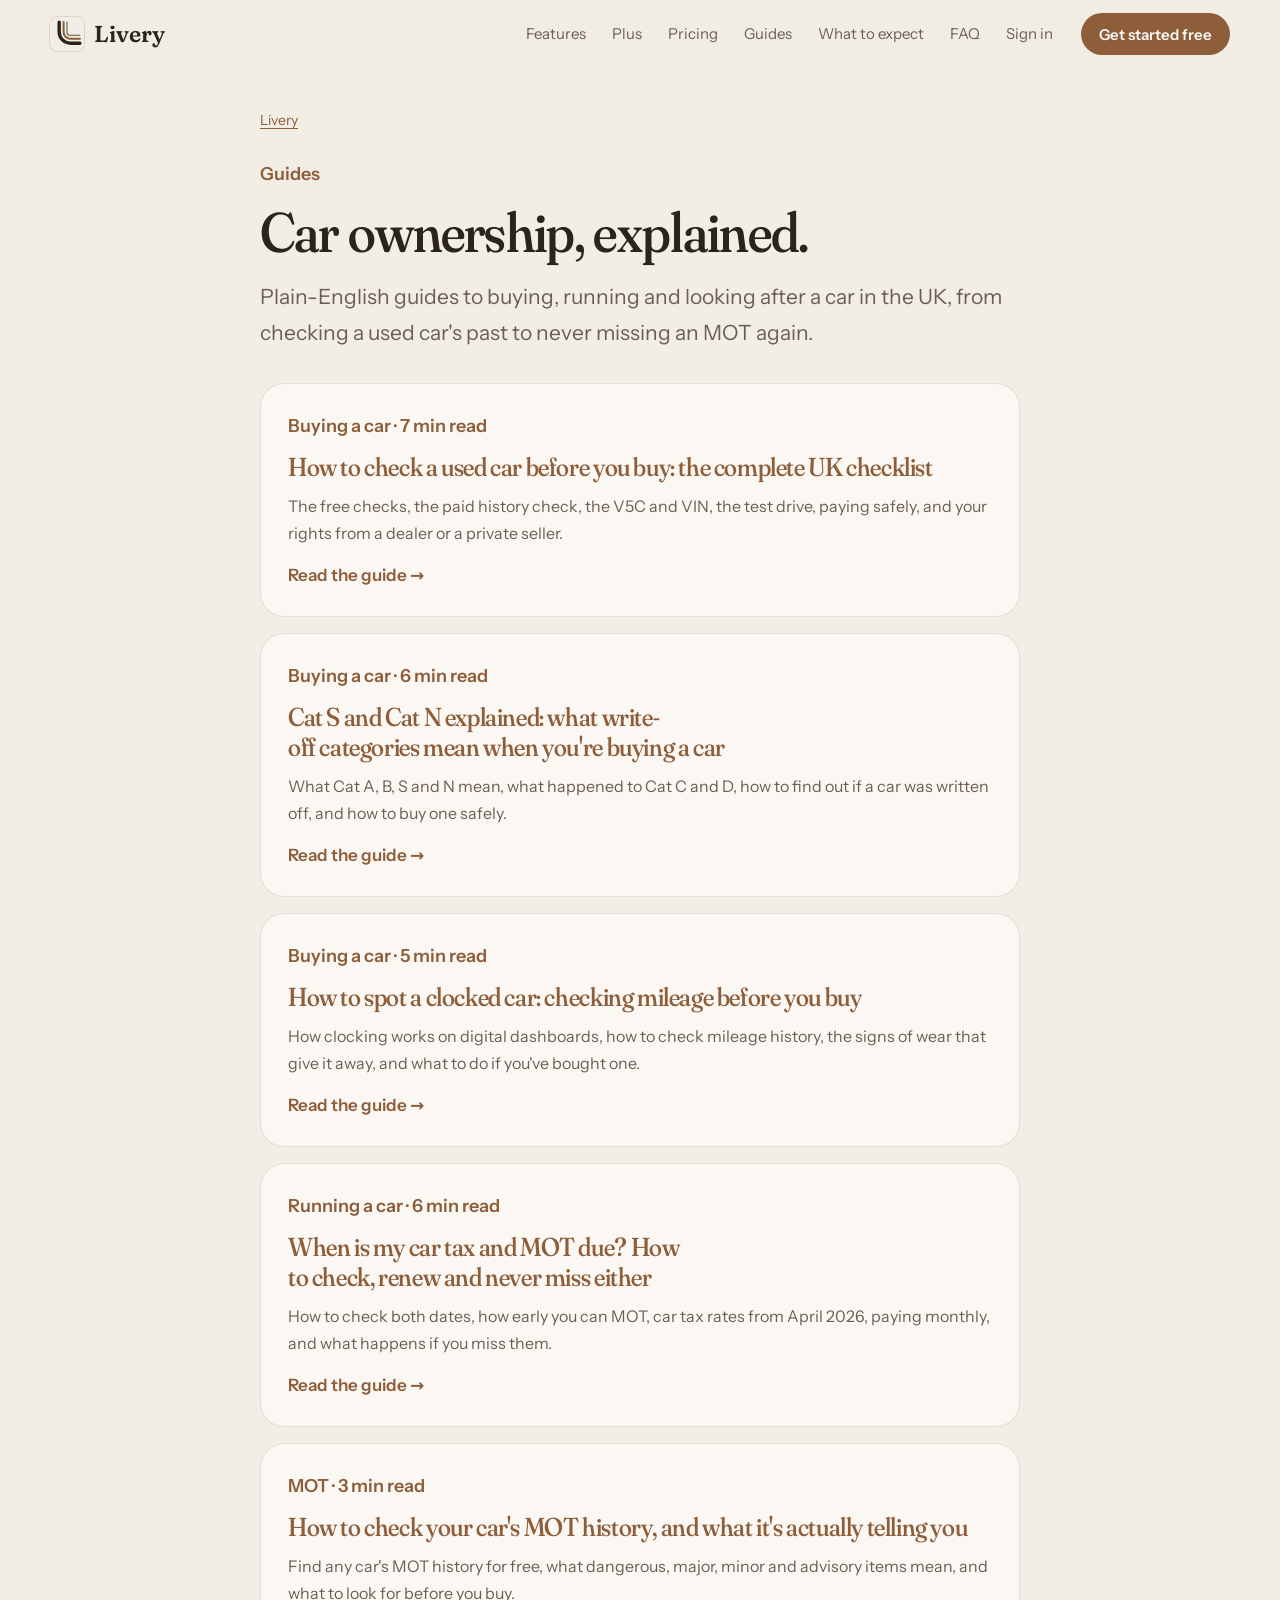
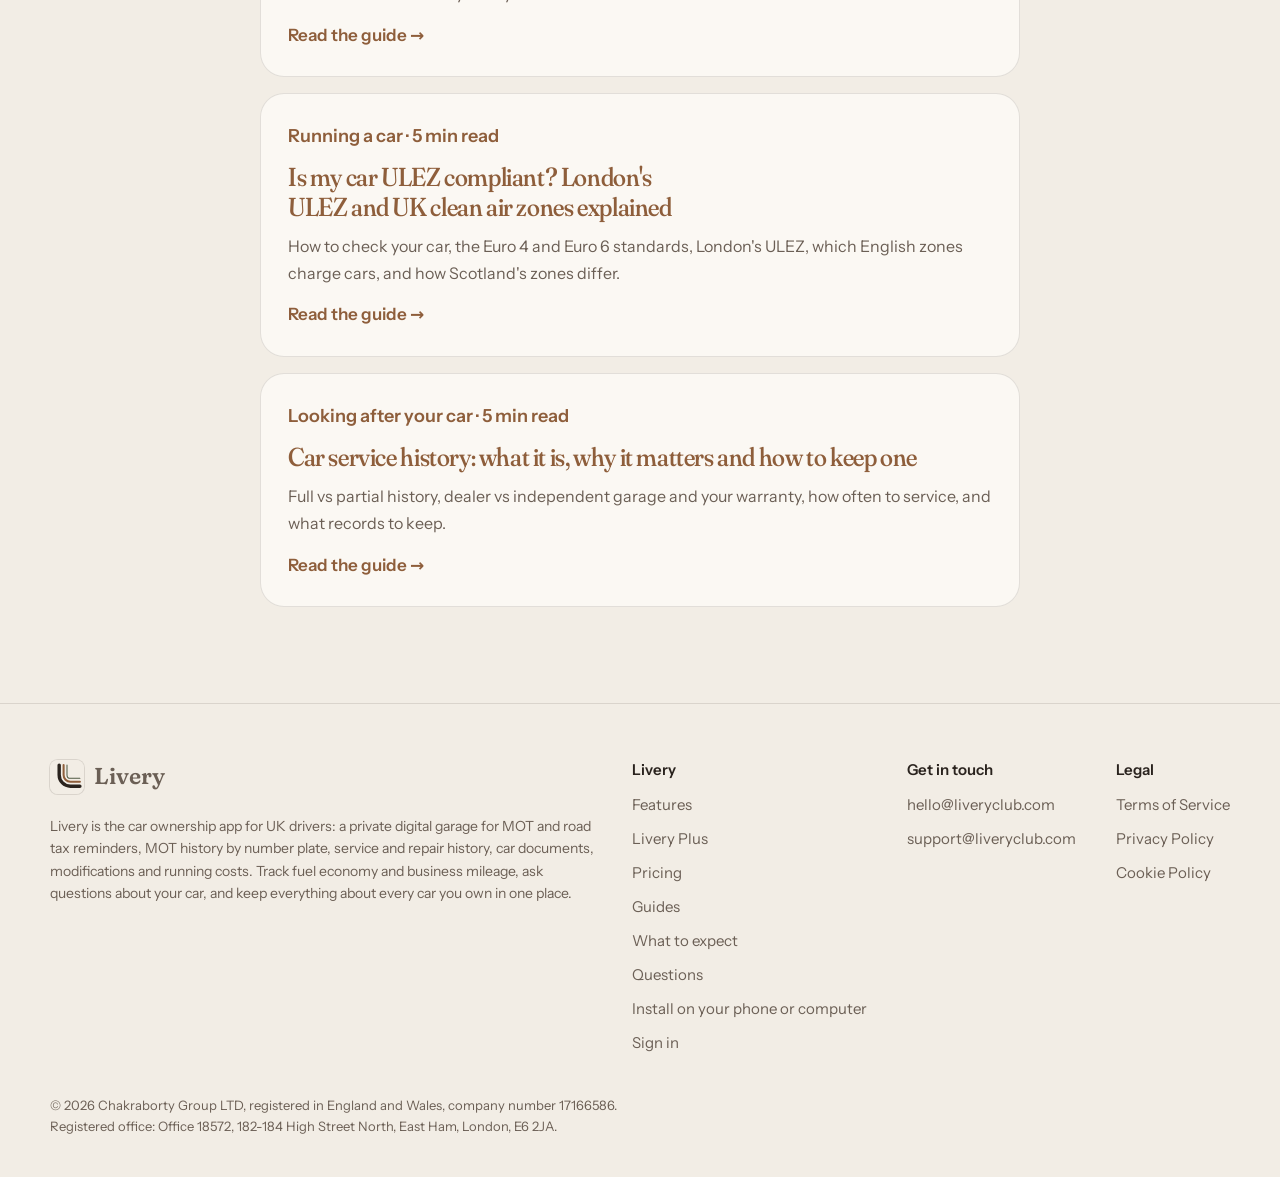
<file: guides/index.html>
<!doctype html>
<html lang="en-GB">
  <head>
    <meta charset="utf-8" />
    <meta name="viewport" content="width=device-width, initial-scale=1, viewport-fit=cover" />
    <meta
      http-equiv="Content-Security-Policy"
      content="default-src 'self'; img-src 'self' data:; style-src 'self'; font-src 'self'; script-src 'self'; connect-src 'self' https://imdoayrrwunixcybqaai.supabase.co; base-uri 'self'; form-action 'self'"
    />
    <meta name="referrer" content="strict-origin-when-cross-origin" />
    <title>Car ownership guides for UK drivers | Livery</title>
    <meta name="description" content="Plain-English guides to buying and owning a car in the UK: used car checks, Cat S and N, clocking, MOT and tax dates, ULEZ and service history." />
    <link rel="canonical" href="https://liveryclub.com/guides/" />
    <meta name="theme-color" content="#f2ede5" media="(prefers-color-scheme: light)" />
    <meta name="theme-color" content="#1c1814" media="(prefers-color-scheme: dark)" />
    <link rel="icon" href="/assets/favicon.svg" type="image/svg+xml" />
    <link rel="apple-touch-icon" href="/assets/apple-touch-icon.png" />
    <meta property="og:type" content="website" />
    <meta property="og:site_name" content="Livery" />
    <meta property="og:locale" content="en_GB" />
    <meta property="og:title" content="Car ownership guides for UK drivers | Livery" />
    <meta property="og:description" content="Plain-English guides to buying and owning a car in the UK: used car checks, Cat S and N, clocking, MOT and tax dates, ULEZ and service history." />
    <meta property="og:url" content="https://liveryclub.com/guides/" />
    <meta property="og:image" content="https://liveryclub.com/assets/og.jpg" />
    <meta name="twitter:card" content="summary_large_image" />
    <link rel="preload" href="/fonts/fraunces.woff2" as="font" type="font/woff2" crossorigin />
    <link rel="preload" href="/fonts/instrument-sans.woff2" as="font" type="font/woff2" crossorigin />
    <link rel="stylesheet" href="/style.css" />
    <script type="application/ld+json">
{
  "@context": "https://schema.org",
  "@graph": [
    {
      "@type": "CollectionPage",
      "name": "Car ownership guides for UK drivers | Livery",
      "url": "https://liveryclub.com/guides/",
      "inLanguage": "en-GB",
      "publisher": {
        "@type": "Organization",
        "@id": "https://liveryclub.com/#org",
        "name": "Livery",
        "url": "https://liveryclub.com/"
      },
      "hasPart": [
        {
          "@type": "Article",
          "headline": "How to check a used car before you buy: the complete UK checklist",
          "url": "https://liveryclub.com/guides/used-car-checks-before-buying/"
        },
        {
          "@type": "Article",
          "headline": "Cat S and Cat N explained: what write-off categories mean when you're buying a car",
          "url": "https://liveryclub.com/guides/cat-s-cat-n-write-off-categories/"
        },
        {
          "@type": "Article",
          "headline": "How to spot a clocked car: checking mileage before you buy",
          "url": "https://liveryclub.com/guides/spot-clocked-car-mileage/"
        },
        {
          "@type": "Article",
          "headline": "When is my car tax and MOT due? How to check, renew and never miss either",
          "url": "https://liveryclub.com/guides/car-tax-and-mot-due-dates/"
        },
        {
          "@type": "Article",
          "headline": "How to check your car's MOT history, and what it's actually telling you",
          "url": "https://liveryclub.com/guides/check-mot-history/"
        },
        {
          "@type": "Article",
          "headline": "Is my car ULEZ compliant? London's ULEZ and UK clean air zones explained",
          "url": "https://liveryclub.com/guides/ulez-clean-air-zone-check/"
        },
        {
          "@type": "Article",
          "headline": "Car service history: what it is, why it matters and how to keep one",
          "url": "https://liveryclub.com/guides/car-service-history/"
        }
      ]
    },
    {
      "@type": "BreadcrumbList",
      "itemListElement": [
        {
          "@type": "ListItem",
          "position": 1,
          "name": "Livery",
          "item": "https://liveryclub.com/"
        },
        {
          "@type": "ListItem",
          "position": 2,
          "name": "Guides",
          "item": "https://liveryclub.com/guides/"
        }
      ]
    }
  ]
}
    </script>
  </head>
  <body>
    <a class="skip" href="#main">Skip to content</a>

    <header class="site-header">
      <div class="wrap">
        <a class="brand" href="/" aria-label="Livery home">
          <svg viewBox="0 0 100 100" aria-hidden="true">
            <rect width="100" height="100" rx="23" fill="#F2EDE5" />
            <g fill="none" stroke-linecap="round">
              <path d="M27 15 V44 A33 33 0 0 0 60 77 H88" stroke="#2A231E" stroke-width="10" />
              <path d="M40 15 V44 A20 20 0 0 0 60 64 H88" stroke="#8E5E3B" stroke-width="6" />
              <path d="M50 15 V44 A10 10 0 0 0 60 54 H88" stroke="#4F5A43" stroke-width="3" />
            </g>
          </svg>
          Livery
        </a>
        <nav class="nav" id="site-nav" aria-label="Main">
          <a href="/#features">Features</a>
          <a href="/#plus">Plus</a>
          <a href="/#pricing">Pricing</a>
          <a href="/guides/">Guides</a>
          <a href="/#expect">What to expect</a>
          <a href="/#faq">FAQ</a>
          <a href="https://app.liveryclub.com/auth">Sign in</a>
        </nav>
        <a class="btn btn-primary" href="https://app.liveryclub.com/auth?mode=signup">Get started free</a>
        <button class="menu-btn" type="button" aria-controls="site-nav" aria-expanded="false" aria-label="Open menu" data-menu-btn>
          <span></span><span></span><span></span>
        </button>
      </div>
    </header>

    <main id="main">
      <section class="article wrap">
        <nav class="crumbs" aria-label="Breadcrumb"><a href="/">Livery</a></nav>
        <p class="eyebrow">Guides</p>
        <h1>Car ownership, explained.</h1>
        <p class="article-lede">Plain-English guides to buying, running and looking after a car in the UK, from checking a used car's past to never missing an MOT again.</p>
        <div class="guide-list">
          <a class="guide-card" href="/guides/used-car-checks-before-buying/">
            <p class="eyebrow">Buying a car · 7 min read</p>
            <h2>How to check a used car before you buy: the complete UK checklist</h2>
            <p>The free checks, the paid history check, the V5C and VIN, the test drive, paying safely, and your rights from a dealer or a private seller.</p>
            <span class="guide-more">Read the guide →</span>
          </a>
          <a class="guide-card" href="/guides/cat-s-cat-n-write-off-categories/">
            <p class="eyebrow">Buying a car · 6 min read</p>
            <h2>Cat S and Cat N explained: what write-off categories mean when you're buying a car</h2>
            <p>What Cat A, B, S and N mean, what happened to Cat C and D, how to find out if a car was written off, and how to buy one safely.</p>
            <span class="guide-more">Read the guide →</span>
          </a>
          <a class="guide-card" href="/guides/spot-clocked-car-mileage/">
            <p class="eyebrow">Buying a car · 5 min read</p>
            <h2>How to spot a clocked car: checking mileage before you buy</h2>
            <p>How clocking works on digital dashboards, how to check mileage history, the signs of wear that give it away, and what to do if you've bought one.</p>
            <span class="guide-more">Read the guide →</span>
          </a>
          <a class="guide-card" href="/guides/car-tax-and-mot-due-dates/">
            <p class="eyebrow">Running a car · 6 min read</p>
            <h2>When is my car tax and MOT due? How to check, renew and never miss either</h2>
            <p>How to check both dates, how early you can MOT, car tax rates from April 2026, paying monthly, and what happens if you miss them.</p>
            <span class="guide-more">Read the guide →</span>
          </a>
          <a class="guide-card" href="/guides/check-mot-history/">
            <p class="eyebrow">MOT · 3 min read</p>
            <h2>How to check your car's MOT history, and what it's actually telling you</h2>
            <p>Find any car's MOT history for free, what dangerous, major, minor and advisory items mean, and what to look for before you buy.</p>
            <span class="guide-more">Read the guide →</span>
          </a>
          <a class="guide-card" href="/guides/ulez-clean-air-zone-check/">
            <p class="eyebrow">Running a car · 5 min read</p>
            <h2>Is my car ULEZ compliant? London's ULEZ and UK clean air zones explained</h2>
            <p>How to check your car, the Euro 4 and Euro 6 standards, London's ULEZ, which English zones charge cars, and how Scotland's zones differ.</p>
            <span class="guide-more">Read the guide →</span>
          </a>
          <a class="guide-card" href="/guides/car-service-history/">
            <p class="eyebrow">Looking after your car · 5 min read</p>
            <h2>Car service history: what it is, why it matters and how to keep one</h2>
            <p>Full vs partial history, dealer vs independent garage and your warranty, how often to service, and what records to keep.</p>
            <span class="guide-more">Read the guide →</span>
          </a>
        </div>
      </section>
    </main>

    <footer class="site-footer">
      <div class="wrap">
        <div class="footer-top">
          <div class="footer-brand">
            <a class="brand" href="/" aria-label="Livery home">
              <svg viewBox="0 0 100 100" aria-hidden="true">
                <rect width="100" height="100" rx="23" fill="#F2EDE5" />
                <g fill="none" stroke-linecap="round">
                  <path d="M27 15 V44 A33 33 0 0 0 60 77 H88" stroke="#2A231E" stroke-width="10" />
                  <path d="M40 15 V44 A20 20 0 0 0 60 64 H88" stroke="#8E5E3B" stroke-width="6" />
                  <path d="M50 15 V44 A10 10 0 0 0 60 54 H88" stroke="#4F5A43" stroke-width="3" />
                </g>
              </svg>
              Livery
            </a>
            <p class="footer-about">
              Livery is the car ownership app for UK drivers: a private digital garage for MOT and
              road tax reminders, MOT history by number plate, service and repair history, car
              documents, modifications and running costs. Track fuel economy and business mileage,
              ask questions about your car, and keep everything about every car you own in one place.
            </p>
          </div>
          <div class="footer-links">
            <div>
              <h4>Livery</h4>
              <a href="/#features">Features</a>
              <a href="/#plus">Livery Plus</a>
              <a href="/#pricing">Pricing</a>
              <a href="/guides/">Guides</a>
              <a href="/#expect">What to expect</a>
              <a href="/#faq">Questions</a>
              <a href="/#install">Install on your phone or computer</a>
              <a href="https://app.liveryclub.com/auth">Sign in</a>
            </div>
            <div>
              <h4>Get in touch</h4>
              <a href="mailto:hello@liveryclub.com">hello@liveryclub.com</a>
              <a href="mailto:support@liveryclub.com">support@liveryclub.com</a>
            </div>
            <div>
              <h4>Legal</h4>
              <a href="https://app.liveryclub.com/terms">Terms of Service</a>
              <a href="https://app.liveryclub.com/privacy">Privacy Policy</a>
              <a href="https://app.liveryclub.com/cookies">Cookie Policy</a>
            </div>
          </div>
        </div>
        <p class="footer-legal">
          © <span data-year>2026</span> Chakraborty Group LTD, registered in England and Wales,
          company number 17166586. Registered office: Office 18572, 182-184 High Street North, East
          Ham, London, E6 2JA.
        </p>
      </div>
    </footer>
    <script src="/nav.js" defer></script>
  </body>
</html>
</file>
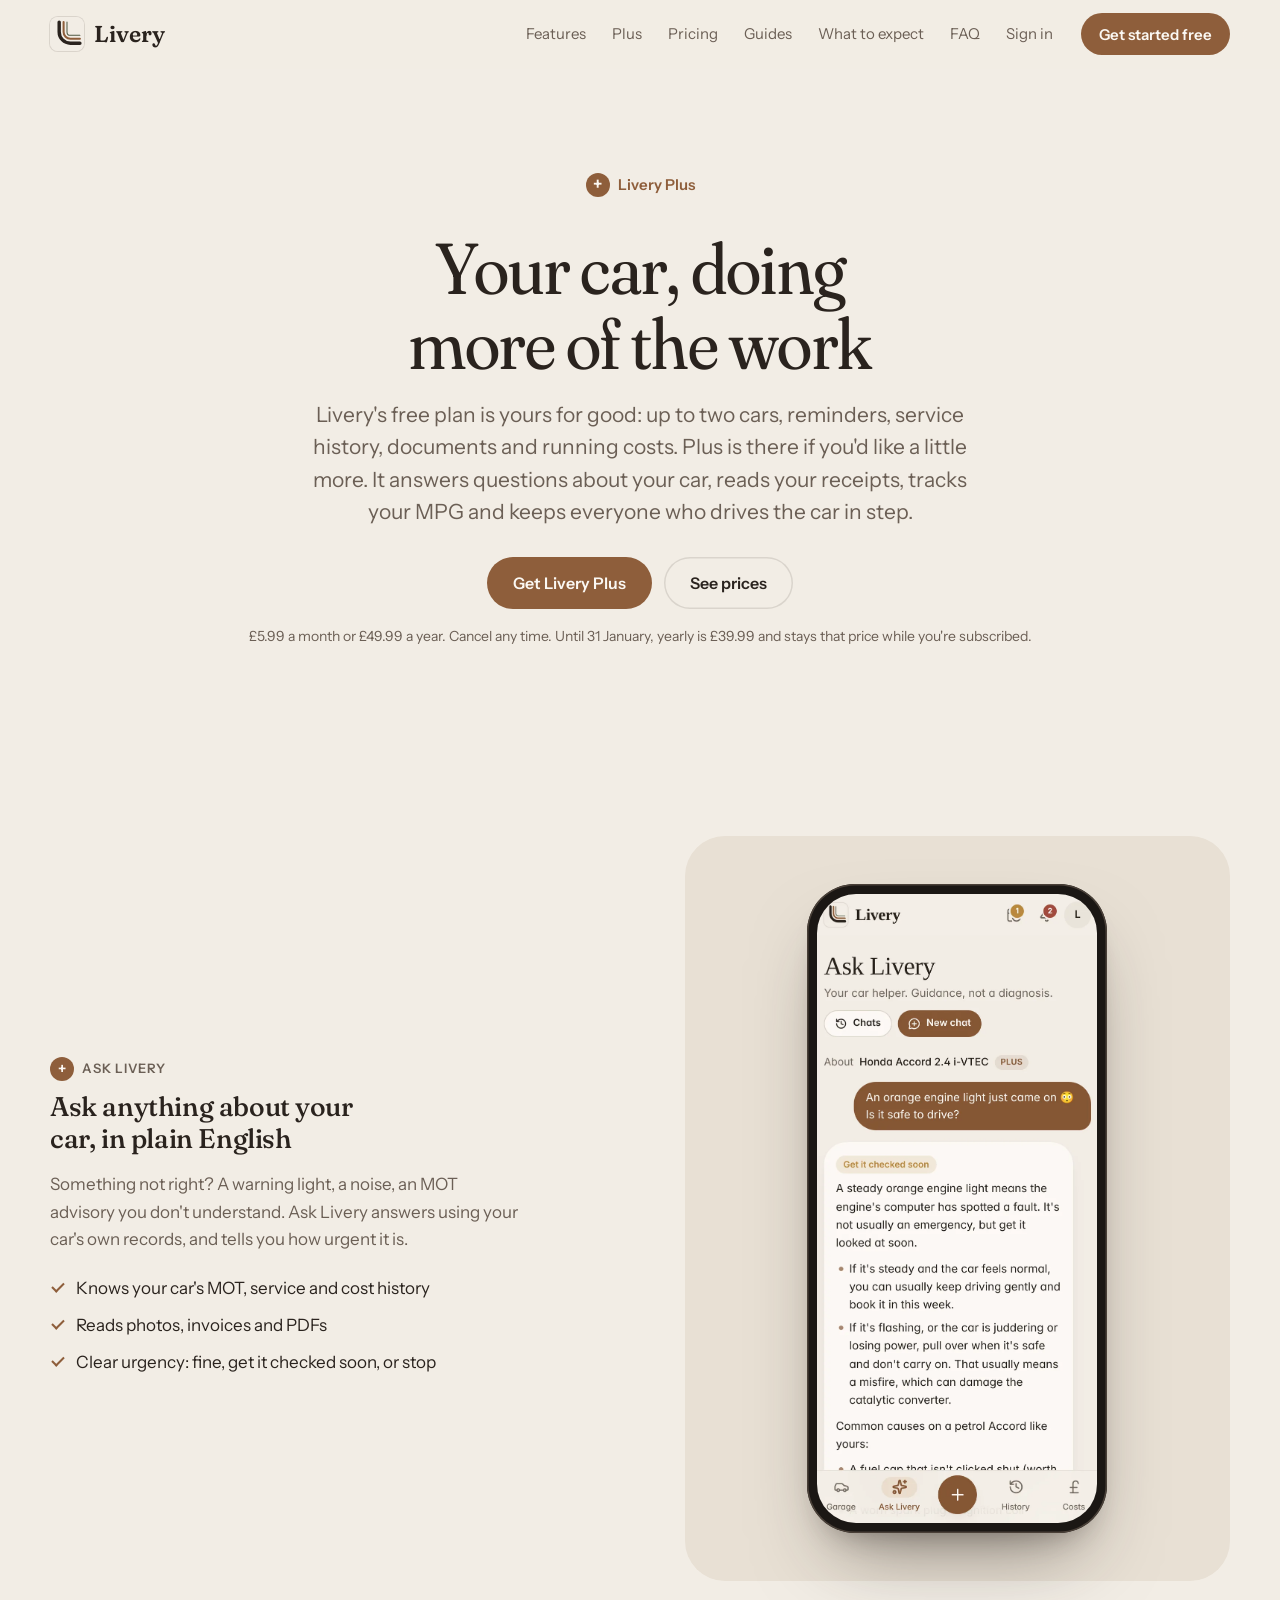
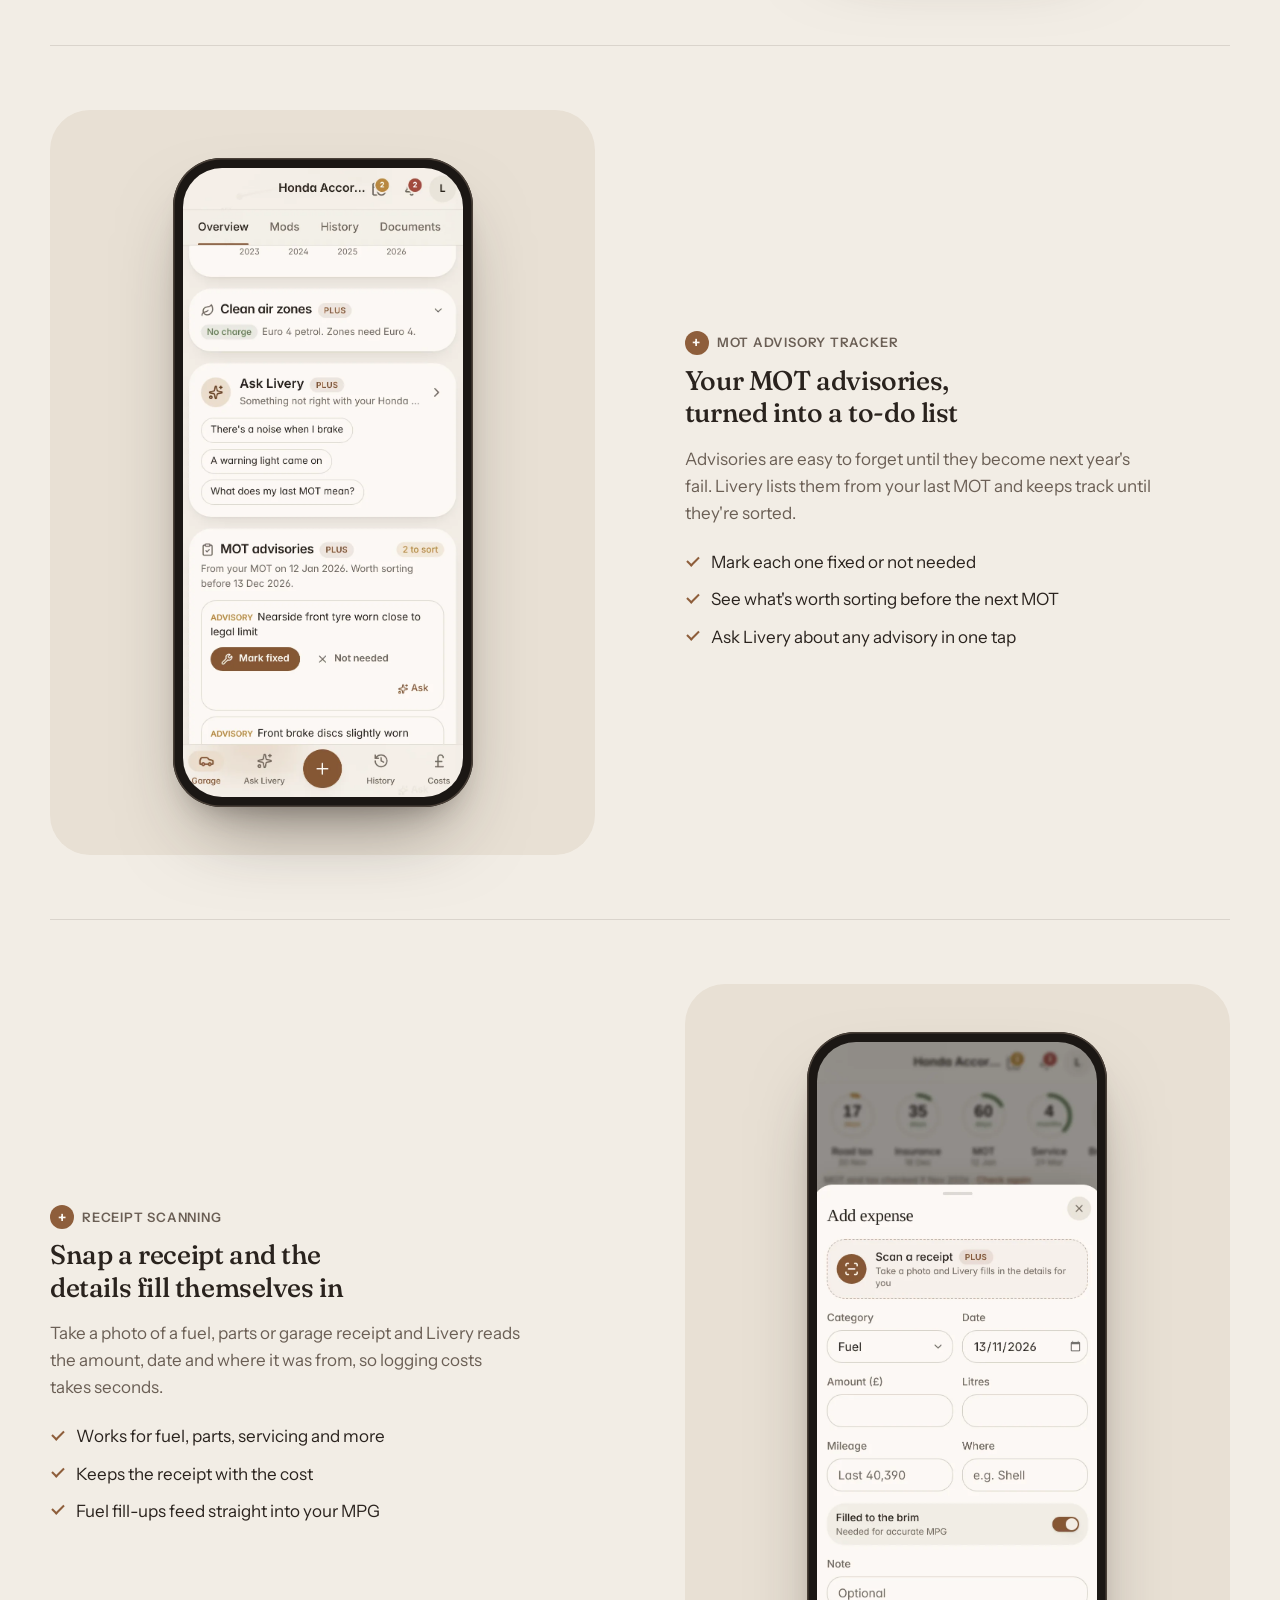
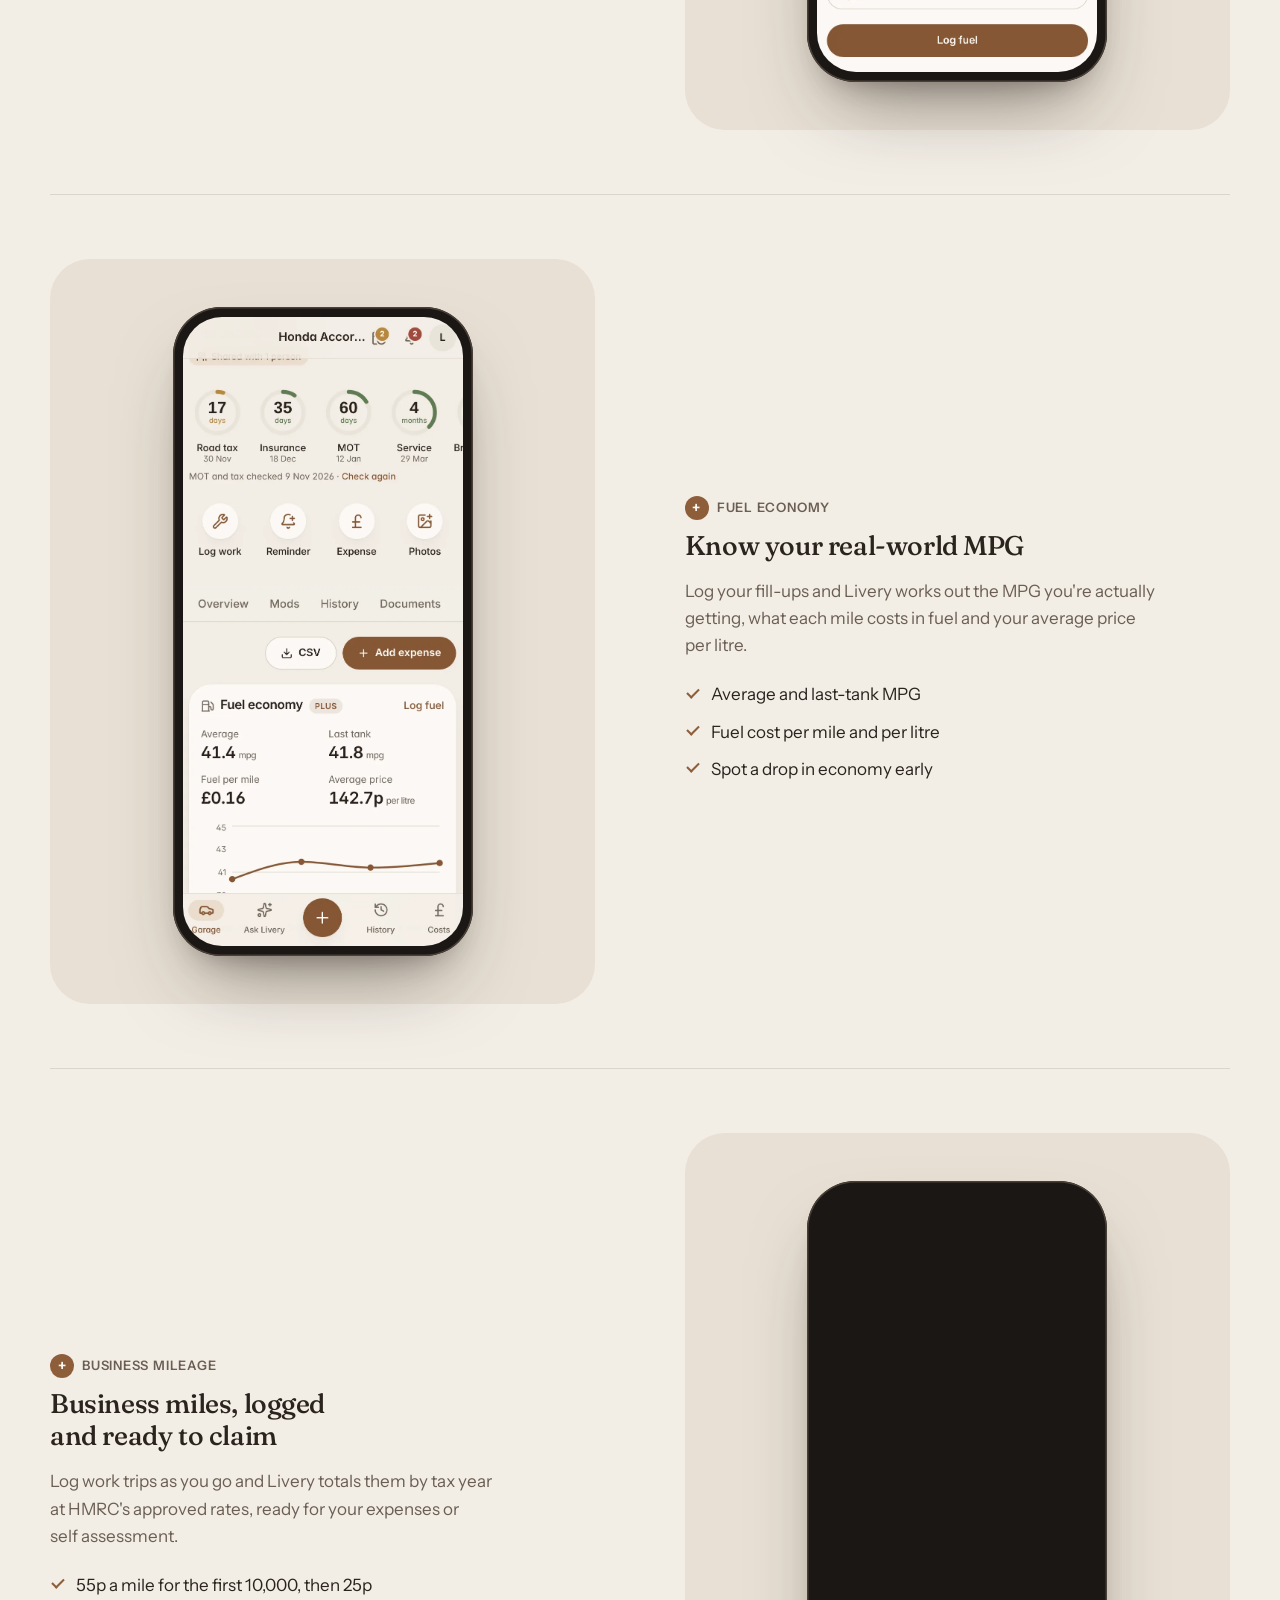
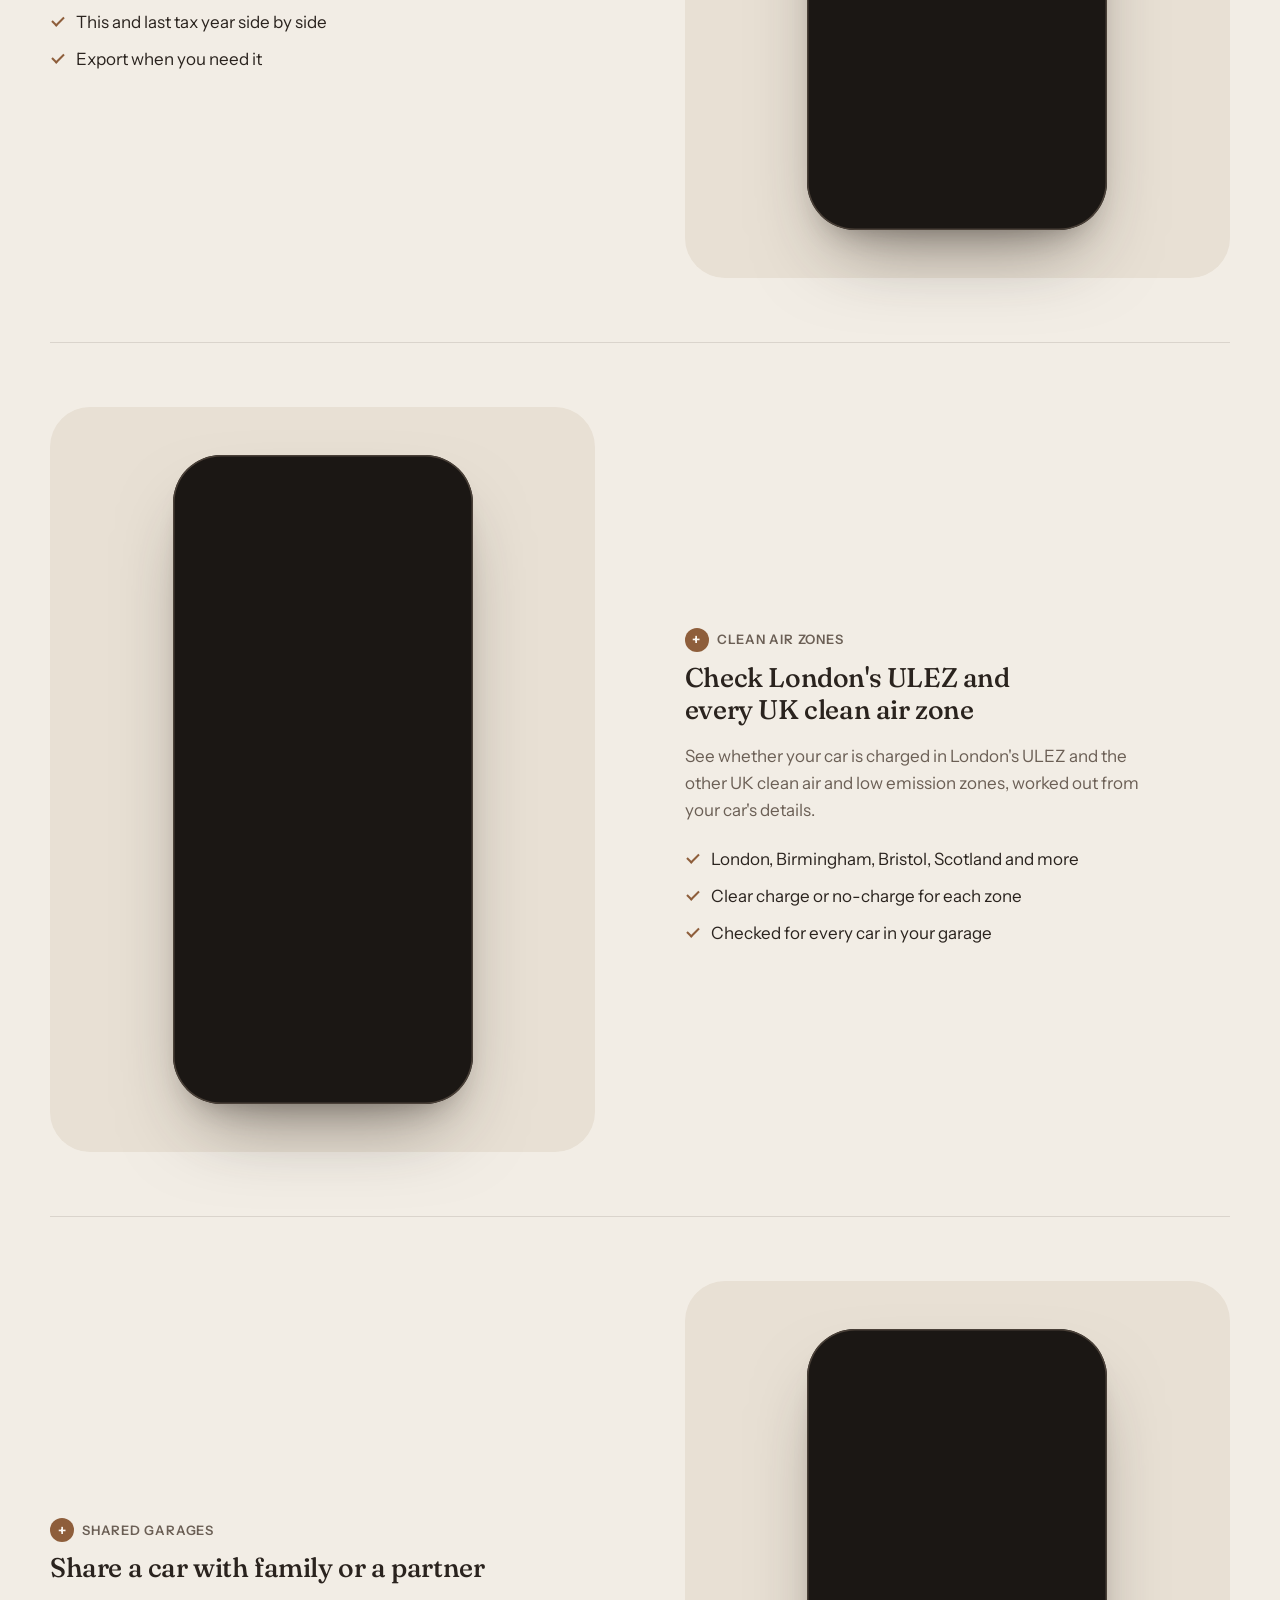
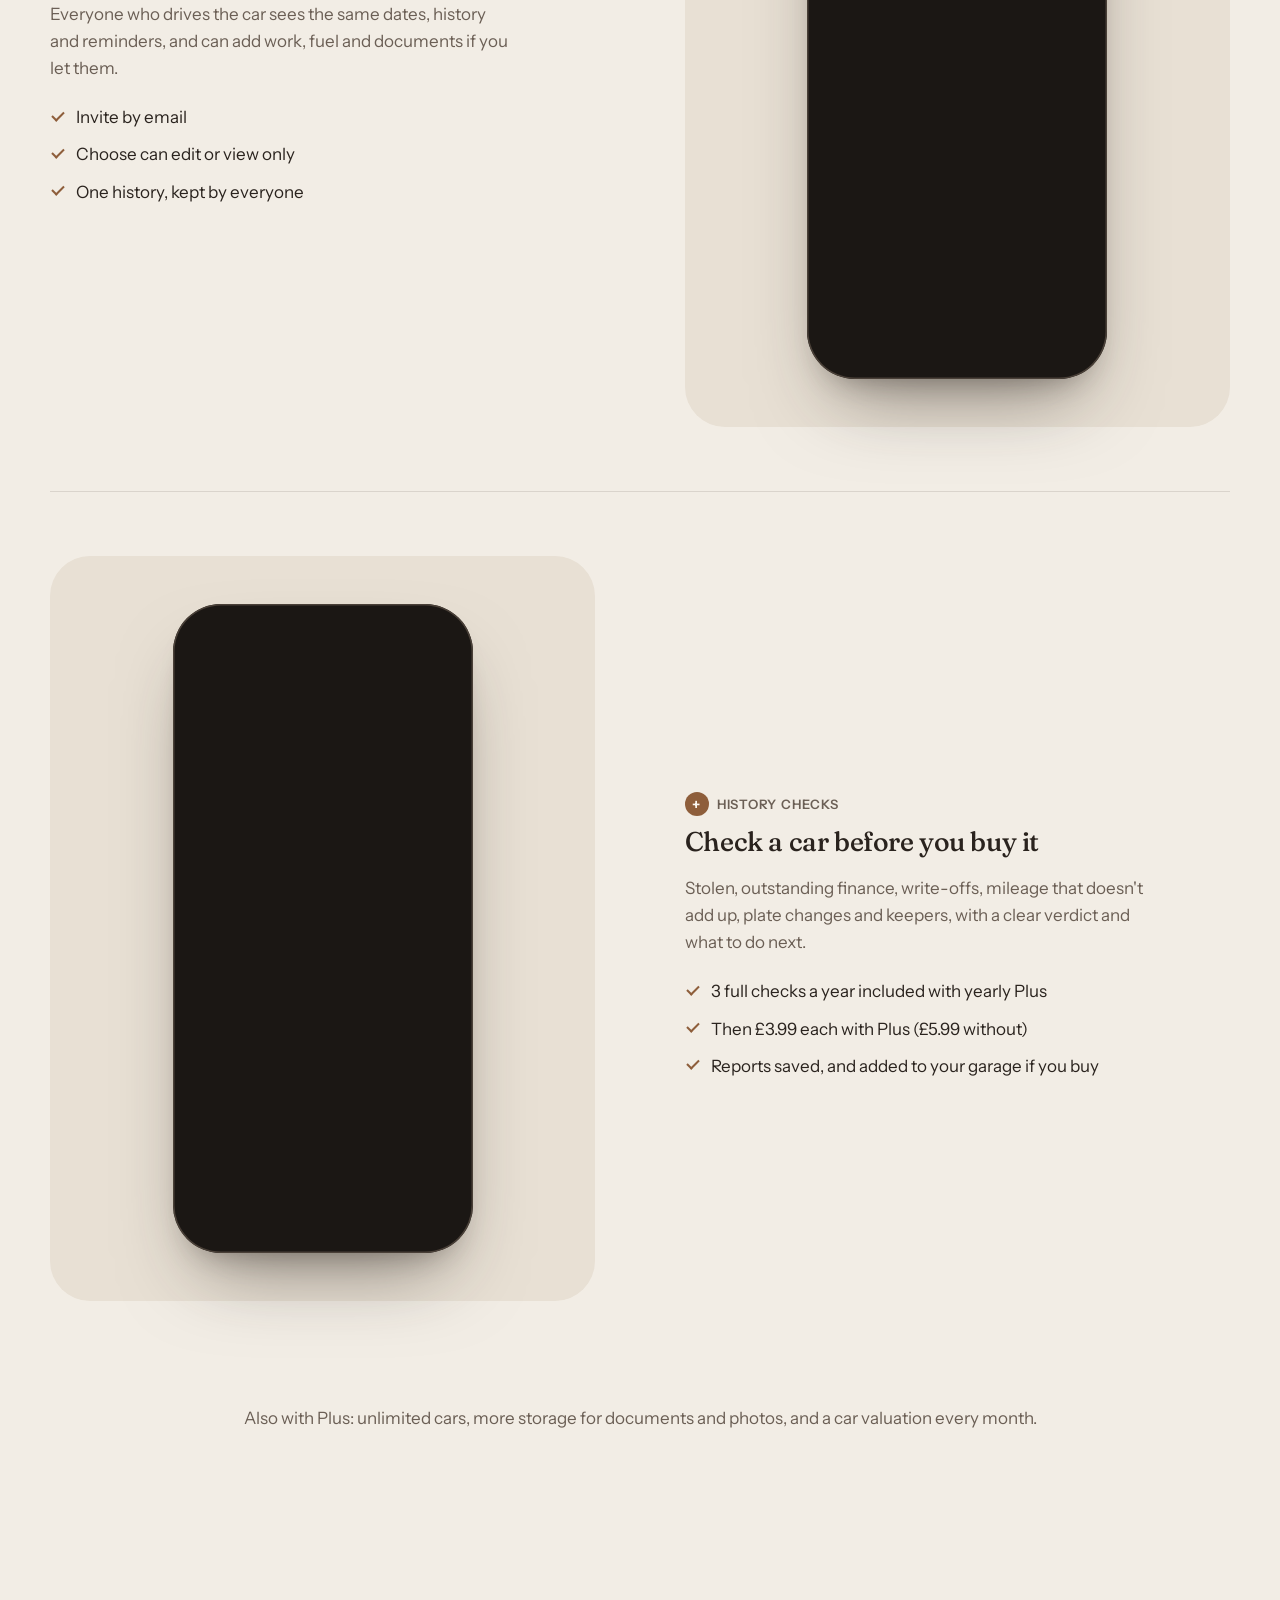
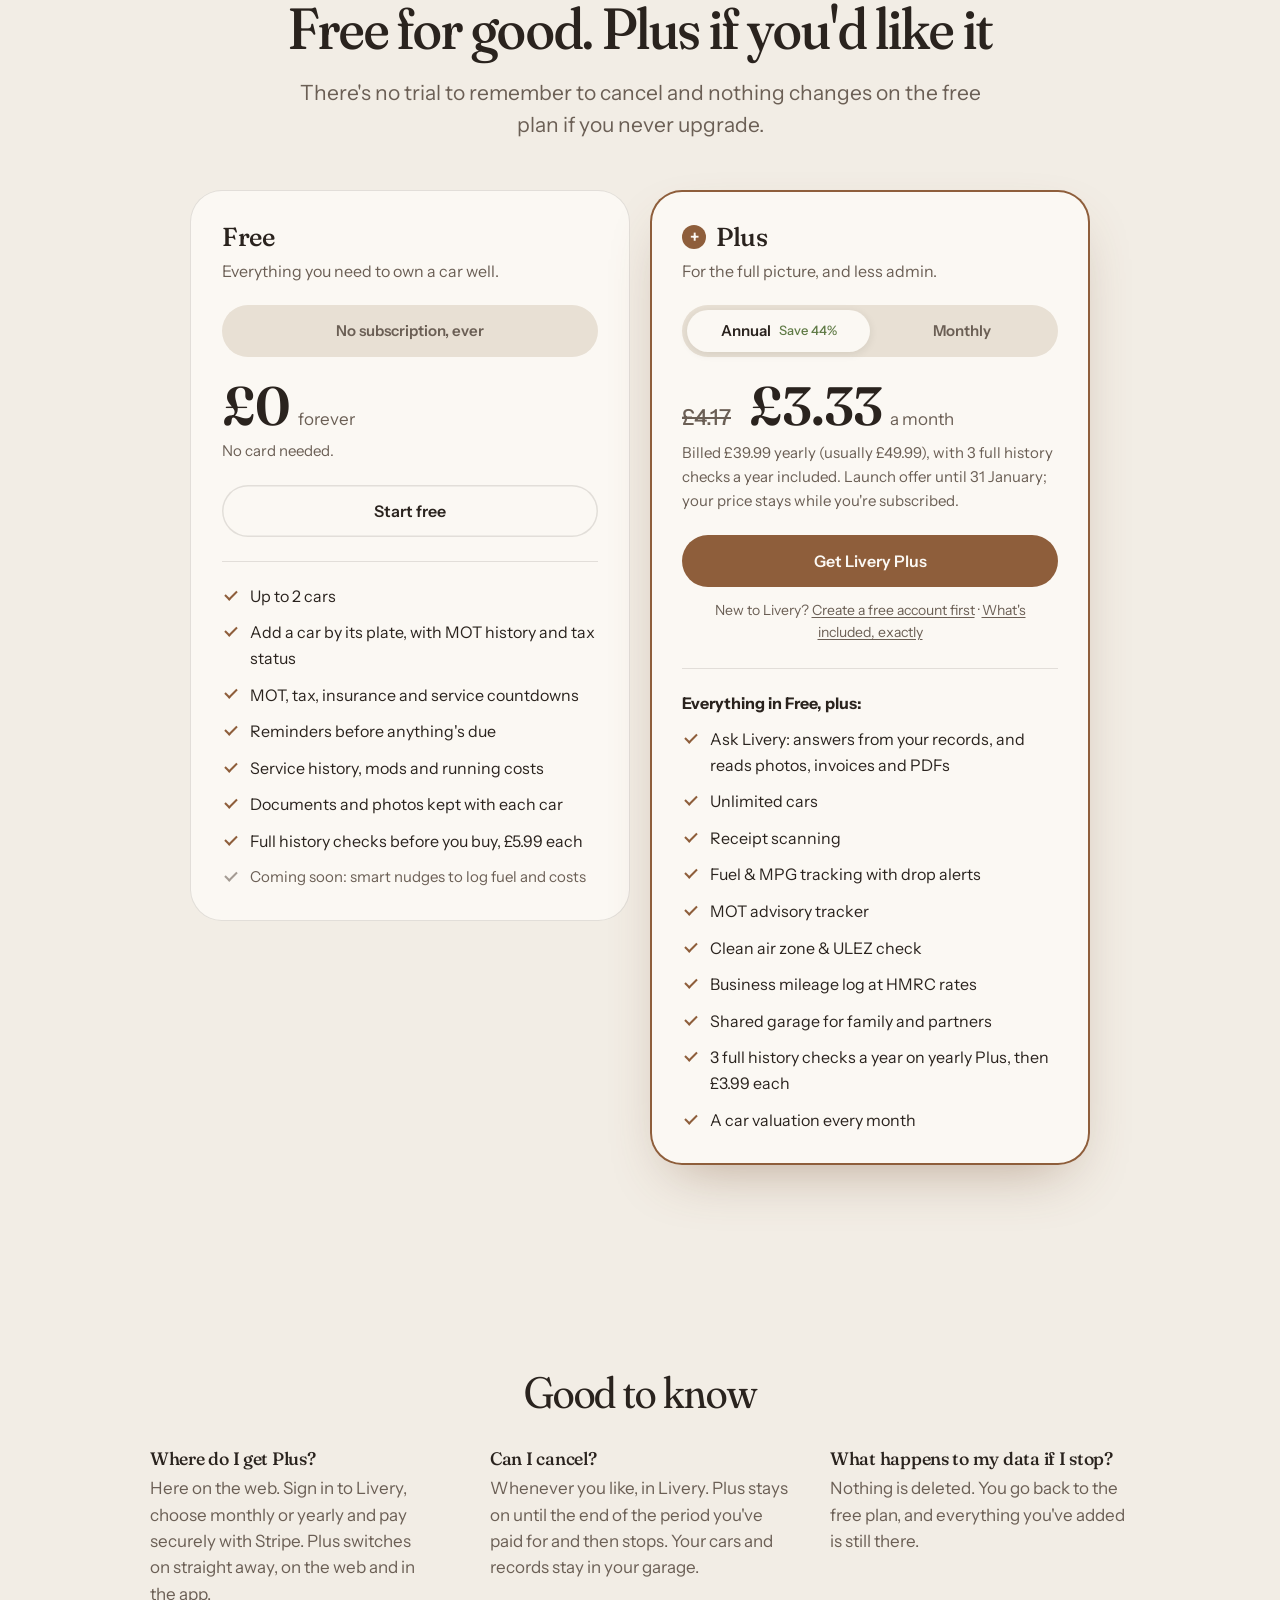
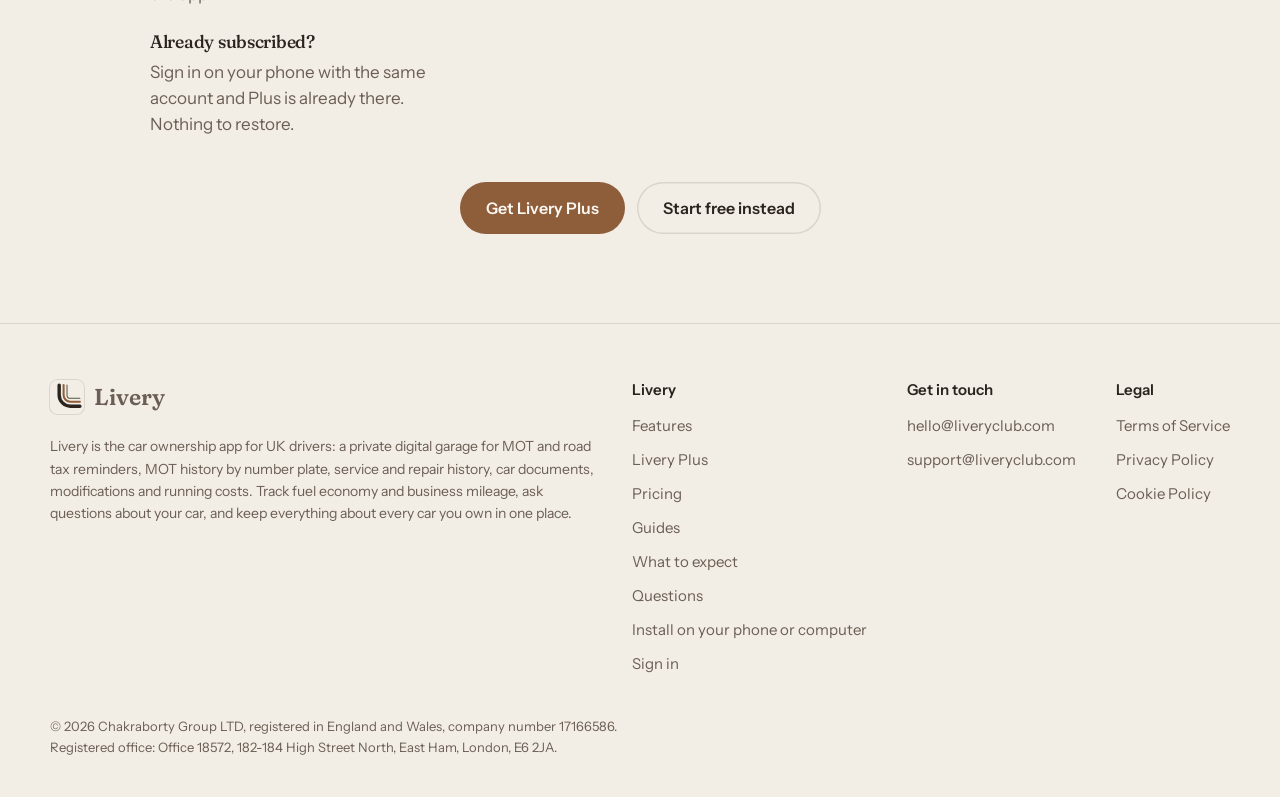
<file: plus/index.html>
<!doctype html>
<html lang="en-GB">
  <head>
    <meta charset="utf-8" />
    <meta name="viewport" content="width=device-width, initial-scale=1, viewport-fit=cover" />
    <meta
      http-equiv="Content-Security-Policy"
      content="default-src 'self'; img-src 'self' data:; style-src 'self'; font-src 'self'; script-src 'self'; connect-src 'self' https://imdoayrrwunixcybqaai.supabase.co; base-uri 'self'; form-action 'self'"
    />
    <meta name="referrer" content="strict-origin-when-cross-origin" />
    <title>Livery Plus: Ask Livery, receipt scanning, MPG and more</title>
    <meta name="description" content="Livery Plus adds Ask Livery, receipt scanning, fuel economy, an MOT advisory tracker, clean air zone checks, business mileage, shared garages, valuations and history checks to your free Livery garage. £5.99 a month or £49.99 a year." />
    <link rel="canonical" href="https://liveryclub.com/plus/" />
    <meta name="theme-color" content="#f2ede5" media="(prefers-color-scheme: light)" />
    <meta name="theme-color" content="#1c1814" media="(prefers-color-scheme: dark)" />
    <link rel="icon" href="/assets/favicon.svg" type="image/svg+xml" />
    <link rel="apple-touch-icon" href="/assets/apple-touch-icon.png" />

    <meta property="og:type" content="website" />
    <meta property="og:site_name" content="Livery" />
    <meta property="og:locale" content="en_GB" />
    <meta property="og:title" content="Livery Plus: your car, doing more of the work" />
    <meta
      property="og:description"
      content="Ask Livery, receipt scanning, MPG, MOT advisories, clean air zones, business mileage and shared garages, on top of your free Livery garage."
    />
    <meta property="og:url" content="https://liveryclub.com/plus/" />
    <meta property="og:image" content="https://liveryclub.com/assets/og.jpg" />
    <meta property="og:image:width" content="1200" />
    <meta property="og:image:height" content="630" />
    <meta name="twitter:card" content="summary_large_image" />

    <link rel="preload" href="/fonts/fraunces.woff2" as="font" type="font/woff2" crossorigin />
    <link
      rel="preload"
      href="/fonts/instrument-sans.woff2"
      as="font"
      type="font/woff2"
      crossorigin
    />
    <link rel="stylesheet" href="/style.css" />
    <link rel="stylesheet" href="/plus/plus.css" />
  </head>
  <body>
    <a class="skip" href="#main">Skip to content</a>

    <header class="site-header">
      <div class="wrap">
        <a class="brand" href="/" aria-label="Livery home">
          <svg viewBox="0 0 100 100" aria-hidden="true">
            <rect width="100" height="100" rx="23" fill="#F2EDE5" />
            <g fill="none" stroke-linecap="round">
              <path d="M27 15 V44 A33 33 0 0 0 60 77 H88" stroke="#2A231E" stroke-width="10" />
              <path d="M40 15 V44 A20 20 0 0 0 60 64 H88" stroke="#8E5E3B" stroke-width="6" />
              <path d="M50 15 V44 A10 10 0 0 0 60 54 H88" stroke="#4F5A43" stroke-width="3" />
            </g>
          </svg>
          Livery
        </a>
        <nav class="nav" id="site-nav" aria-label="Main">
          <a href="/#features">Features</a>
          <a href="/plus/">Plus</a>
          <a href="/#pricing">Pricing</a>
          <a href="/guides/">Guides</a>
          <a href="/#expect">What to expect</a>
          <a href="/#faq">FAQ</a>
          <a href="https://app.liveryclub.com/auth">Sign in</a>
        </nav>
        <a class="btn btn-primary" href="https://app.liveryclub.com/auth?mode=signup">Get started free</a>
        <button class="menu-btn" type="button" aria-controls="site-nav" aria-expanded="false" aria-label="Open menu" data-menu-btn>
          <span></span><span></span><span></span>
        </button>
      </div>
    </header>

    <main id="main">
      <section class="pp-hero" aria-labelledby="pp-title">
        <div class="wrap">
          <p class="eyebrow-pill"><span class="plus-mark" aria-hidden="true">+</span>Livery Plus</p>
          <h1 id="pp-title">Your car, doing more of the work</h1>
          <p class="lede">Livery's free plan is yours for good: up to two cars, reminders, service history, documents and running costs. Plus is there if you'd like a little more. It answers questions about your car, reads your receipts, tracks your MPG and keeps everyone who drives the car in step.</p>
          <div class="pp-actions">
            <a class="btn btn-primary" href="https://app.liveryclub.com/plus">Get Livery Plus</a>
            <a class="btn btn-quiet" href="#pricing">See prices</a>
          </div>
          <p class="pp-small">£5.99 a month or £49.99 a year. Cancel any time. Until 31 January, yearly is £39.99 and stays that price while you're subscribed.</p>
        </div>
      </section>

      <section class="chapters pp-features" aria-label="What Livery Plus adds">
        <div class="wrap">
          <div class="chapter-list">
            <article class="chapter" id="ask">
              <div class="chapter-copy">
                <p class="pp-eyebrow"><span class="plus-mark" aria-hidden="true">+</span>Ask Livery</p>
                <h3>Ask anything about your car, in plain English</h3>
                <p>Something not right? A warning light, a noise, an MOT advisory you don't understand. Ask Livery answers using your car's own records, and tells you how urgent it is.</p>
                <ul><li>Knows your car's MOT, service and cost history</li><li>Reads photos, invoices and PDFs</li><li>Clear urgency: fine, get it checked soon, or stop</li></ul>
              </div>
              <div class="chapter-visual">
                <div class="phone"><img src="/assets/screens/plus/ask.webp" width="780" height="1688" alt="Ask Livery answering a question about an orange engine warning light on a Honda Accord, marked Get it checked soon" loading="eager" /></div>
              </div>
            </article>
            <article class="chapter" id="advisories">
              <div class="chapter-copy">
                <p class="pp-eyebrow"><span class="plus-mark" aria-hidden="true">+</span>MOT advisory tracker</p>
                <h3>Your MOT advisories, turned into a to-do list</h3>
                <p>Advisories are easy to forget until they become next year's fail. Livery lists them from your last MOT and keeps track until they're sorted.</p>
                <ul><li>Mark each one fixed or not needed</li><li>See what's worth sorting before the next MOT</li><li>Ask Livery about any advisory in one tap</li></ul>
              </div>
              <div class="chapter-visual">
                <div class="phone"><img src="/assets/screens/plus/advisories.webp" width="780" height="1688" alt="Livery's MOT advisories card: nearside front tyre worn close to legal limit and front brake discs slightly worn, each with Mark fixed" loading="lazy" /></div>
              </div>
            </article>
            <article class="chapter" id="expense">
              <div class="chapter-copy">
                <p class="pp-eyebrow"><span class="plus-mark" aria-hidden="true">+</span>Receipt scanning</p>
                <h3>Snap a receipt and the details fill themselves in</h3>
                <p>Take a photo of a fuel, parts or garage receipt and Livery reads the amount, date and where it was from, so logging costs takes seconds.</p>
                <ul><li>Works for fuel, parts, servicing and more</li><li>Keeps the receipt with the cost</li><li>Fuel fill-ups feed straight into your MPG</li></ul>
              </div>
              <div class="chapter-visual">
                <div class="phone"><img src="/assets/screens/plus/expense.webp" width="780" height="1688" alt="Livery's Add expense sheet with Scan a receipt at the top, and fields for category, date, amount, litres and mileage" loading="lazy" /></div>
              </div>
            </article>
            <article class="chapter" id="fuel">
              <div class="chapter-copy">
                <p class="pp-eyebrow"><span class="plus-mark" aria-hidden="true">+</span>Fuel economy</p>
                <h3>Know your real-world MPG</h3>
                <p>Log your fill-ups and Livery works out the MPG you're actually getting, what each mile costs in fuel and your average price per litre.</p>
                <ul><li>Average and last-tank MPG</li><li>Fuel cost per mile and per litre</li><li>Spot a drop in economy early</li></ul>
              </div>
              <div class="chapter-visual">
                <div class="phone"><img src="/assets/screens/plus/fuel.webp" width="780" height="1688" alt="Livery's Fuel economy card: 41.4 mpg average, 41.8 mpg last tank, 16p fuel per mile and 142.7p per litre" loading="lazy" /></div>
              </div>
            </article>
            <article class="chapter" id="mileage">
              <div class="chapter-copy">
                <p class="pp-eyebrow"><span class="plus-mark" aria-hidden="true">+</span>Business mileage</p>
                <h3>Business miles, logged and ready to claim</h3>
                <p>Log work trips as you go and Livery totals them by tax year at HMRC's approved rates, ready for your expenses or self assessment.</p>
                <ul><li>55p a mile for the first 10,000, then 25p</li><li>This and last tax year side by side</li><li>Export when you need it</li></ul>
              </div>
              <div class="chapter-visual">
                <div class="phone"><img src="/assets/screens/plus/mileage.webp" width="780" height="1688" alt="Livery's Business mileage card: 151 miles this tax year, £83.05 to claim, with trips to Milton Keynes, Reading, Oxford and Luton" loading="lazy" /></div>
              </div>
            </article>
            <article class="chapter" id="cleanair">
              <div class="chapter-copy">
                <p class="pp-eyebrow"><span class="plus-mark" aria-hidden="true">+</span>Clean air zones</p>
                <h3>Check London's ULEZ and every UK clean air zone</h3>
                <p>See whether your car is charged in London's ULEZ and the other UK clean air and low emission zones, worked out from your car's details.</p>
                <ul><li>London, Birmingham, Bristol, Scotland and more</li><li>Clear charge or no-charge for each zone</li><li>Checked for every car in your garage</li></ul>
              </div>
              <div class="chapter-visual">
                <div class="phone"><img src="/assets/screens/plus/cleanair.webp" width="780" height="1688" alt="Livery's Clean air zones card showing no charge in London ULEZ, Birmingham, Bristol and Scotland's low emission zones" loading="lazy" /></div>
              </div>
            </article>
            <article class="chapter" id="shared">
              <div class="chapter-copy">
                <p class="pp-eyebrow"><span class="plus-mark" aria-hidden="true">+</span>Shared garages</p>
                <h3>Share a car with family or a partner</h3>
                <p>Everyone who drives the car sees the same dates, history and reminders, and can add work, fuel and documents if you let them.</p>
                <ul><li>Invite by email</li><li>Choose can edit or view only</li><li>One history, kept by everyone</li></ul>
              </div>
              <div class="chapter-visual">
                <div class="phone"><img src="/assets/screens/plus/shared.webp" width="780" height="1688" alt="Livery's Share this car sheet with an email field, can edit or view only, and the car shared with one person" loading="lazy" /></div>
              </div>
            </article>
            <article class="chapter" id="check">
              <div class="chapter-copy">
                <p class="pp-eyebrow"><span class="plus-mark" aria-hidden="true">+</span>History checks</p>
                <h3>Check a car before you buy it</h3>
                <p>Stolen, outstanding finance, write-offs, mileage that doesn't add up, plate changes and keepers, with a clear verdict and what to do next.</p>
                <ul><li>3 full checks a year included with yearly Plus</li><li>Then £3.99 each with Plus (£5.99 without)</li><li>Reports saved, and added to your garage if you buy</li></ul>
              </div>
              <div class="chapter-visual">
                <div class="phone"><img src="/assets/screens/plus/check.webp" width="780" height="1688" alt="Livery's history check report for a BMW: 3 serious problems found, recorded as stolen and outstanding finance" loading="lazy" /></div>
              </div>
            </article>
          </div>
          <p class="pp-also">Also with Plus: unlimited cars, more storage for documents and photos, and a car valuation every month.</p>
        </div>
      </section>

      <section class="pricing" id="pricing" aria-labelledby="pricing-title">
        <div class="wrap">
          <div class="pricing-head">
            <h2 id="pricing-title">Free for good. Plus if you'd like it</h2>
            <p class="lede">There's no trial to remember to cancel and nothing changes on the free plan if you never upgrade.</p>
          </div>
          <div class="plans">
            <article class="plan">
              <h3>Free</h3>
              <p class="plan-for">Everything you need to own a car well.</p>
              <p class="billing-free">No subscription, ever</p>
              <p class="price"><span class="amt">£0</span><span class="per">forever</span></p>
              <p class="price-note">No card needed.</p>
              <a class="btn btn-quiet" href="https://app.liveryclub.com/auth?mode=signup">Start free</a>
              <ul class="plan-list">
                <li>Up to 2 cars</li>
                <li>Add a car by its plate, with MOT history and tax status</li>
                <li>MOT, tax, insurance and service countdowns</li>
                <li>Reminders before anything's due</li>
                <li>Service history, mods and running costs</li>
                <li>Documents and photos kept with each car</li>
                <li>Full history checks before you buy, £5.99 each</li>
                <li class="plan-soon">Coming soon: smart nudges to log fuel and costs</li>
              </ul>
            </article>

            <article class="plan plan-plus">
              <h3><span class="plus-mark" aria-hidden="true">+</span> Plus</h3>
              <p class="plan-for">For the full picture, and less admin.</p>
              <div class="billing" role="radiogroup" aria-label="Plus billing period" data-billing>
                <button type="button" role="radio" aria-checked="true" data-period="annual">Annual <span class="save" data-save>Save 44%</span></button>
                <button type="button" role="radio" aria-checked="false" data-period="monthly">Monthly</button>
              </div>
              <p class="price" data-price>
                <span class="from" data-from hidden>From</span><s class="was" data-was>£4.17</s><span class="amt" data-amt>£3.33</span><span class="per" data-per>a month</span>
              </p>
              <p class="price-note" data-note>Billed £39.99 yearly (usually £49.99), with 3 full history checks a year included. Launch offer until 31 January; your price stays while you're subscribed.</p>
              <a class="btn btn-primary" href="https://app.liveryclub.com/plus">Get Livery Plus</a>
              <p class="price-note plan-upgrade">New to Livery? <a href="https://app.liveryclub.com/auth?mode=signup&amp;redirect=%2Fplus">Create a free account first</a> · <a href="/#small-print">What's included, exactly</a></p>
              <ul class="plan-list">
                <li><strong>Everything in Free, plus:</strong></li>
                <li>Ask Livery: answers from your records, and reads photos, invoices and PDFs</li>
                <li>Unlimited cars</li>
                <li>Receipt scanning</li>
                <li>Fuel &amp; MPG tracking with drop alerts</li>
                <li>MOT advisory tracker</li>
                <li>Clean air zone &amp; ULEZ check</li>
                <li>Business mileage log at HMRC rates</li>
                <li>Shared garage for family and partners</li>
                <li>3 full history checks a year on yearly Plus, then £3.99 each</li>
                <li>A car valuation every month</li>
              </ul>
            </article>
          </div>
        </div>
      </section>

      <section class="pp-faq" aria-labelledby="pp-faq-title">
        <div class="wrap">
          <h2 id="pp-faq-title">Good to know</h2>
          <div class="pp-faq-grid">
            <div><h3>Where do I get Plus?</h3><p>Here on the web. Sign in to Livery, choose monthly or yearly and pay securely with Stripe. Plus switches on straight away, on the web and in the app.</p></div>
            <div><h3>Can I cancel?</h3><p>Whenever you like, in Livery. Plus stays on until the end of the period you've paid for and then stops. Your cars and records stay in your garage.</p></div>
            <div><h3>What happens to my data if I stop?</h3><p>Nothing is deleted. You go back to the free plan, and everything you've added is still there.</p></div>
            <div><h3>Already subscribed?</h3><p>Sign in on your phone with the same account and Plus is already there. Nothing to restore.</p></div>
          </div>
          <div class="pp-actions pp-end">
            <a class="btn btn-primary" href="https://app.liveryclub.com/plus">Get Livery Plus</a>
            <a class="btn btn-quiet" href="https://app.liveryclub.com/auth?mode=signup">Start free instead</a>
          </div>
        </div>
      </section>
    </main>

    <footer class="site-footer">
      <div class="wrap">
        <div class="footer-top">
          <div class="footer-brand">
            <a class="brand" href="/" aria-label="Livery home">
              <svg viewBox="0 0 100 100" aria-hidden="true">
                <rect width="100" height="100" rx="23" fill="#F2EDE5" />
                <g fill="none" stroke-linecap="round">
                  <path d="M27 15 V44 A33 33 0 0 0 60 77 H88" stroke="#2A231E" stroke-width="10" />
                  <path d="M40 15 V44 A20 20 0 0 0 60 64 H88" stroke="#8E5E3B" stroke-width="6" />
                  <path d="M50 15 V44 A10 10 0 0 0 60 54 H88" stroke="#4F5A43" stroke-width="3" />
                </g>
              </svg>
              Livery
            </a>
            <p class="footer-about">
              Livery is the car ownership app for UK drivers: a private digital garage for MOT and
              road tax reminders, MOT history by number plate, service and repair history, car
              documents, modifications and running costs. Track fuel economy and business mileage,
              ask questions about your car, and keep everything about every car you own in one place.
            </p>
          </div>
          <div class="footer-links">
            <div>
              <h4>Livery</h4>
              <a href="/#features">Features</a>
              <a href="/plus/">Livery Plus</a>
              <a href="/#pricing">Pricing</a>
              <a href="/guides/">Guides</a>
              <a href="/#expect">What to expect</a>
              <a href="/#faq">Questions</a>
              <a href="/#install">Install on your phone or computer</a>
              <a href="https://app.liveryclub.com/auth">Sign in</a>
            </div>
            <div>
              <h4>Get in touch</h4>
              <a href="mailto:hello@liveryclub.com">hello@liveryclub.com</a>
              <a href="mailto:support@liveryclub.com">support@liveryclub.com</a>
            </div>
            <div>
              <h4>Legal</h4>
              <a href="https://app.liveryclub.com/terms">Terms of Service</a>
              <a href="https://app.liveryclub.com/privacy">Privacy Policy</a>
              <a href="https://app.liveryclub.com/cookies">Cookie Policy</a>
            </div>
          </div>
        </div>
        <p class="footer-legal">
          © <span data-year>2026</span> Chakraborty Group LTD, registered in England and Wales,
          company number 17166586. Registered office: Office 18572, 182-184 High Street North, East
          Ham, London, E6 2JA.
        </p>
      </div>
    </footer>

    <script src="/nav.js" defer></script>
    <script src="/main.js" defer></script>
    <script src="/plans.js" defer></script>
  </body>
</html>
</file>
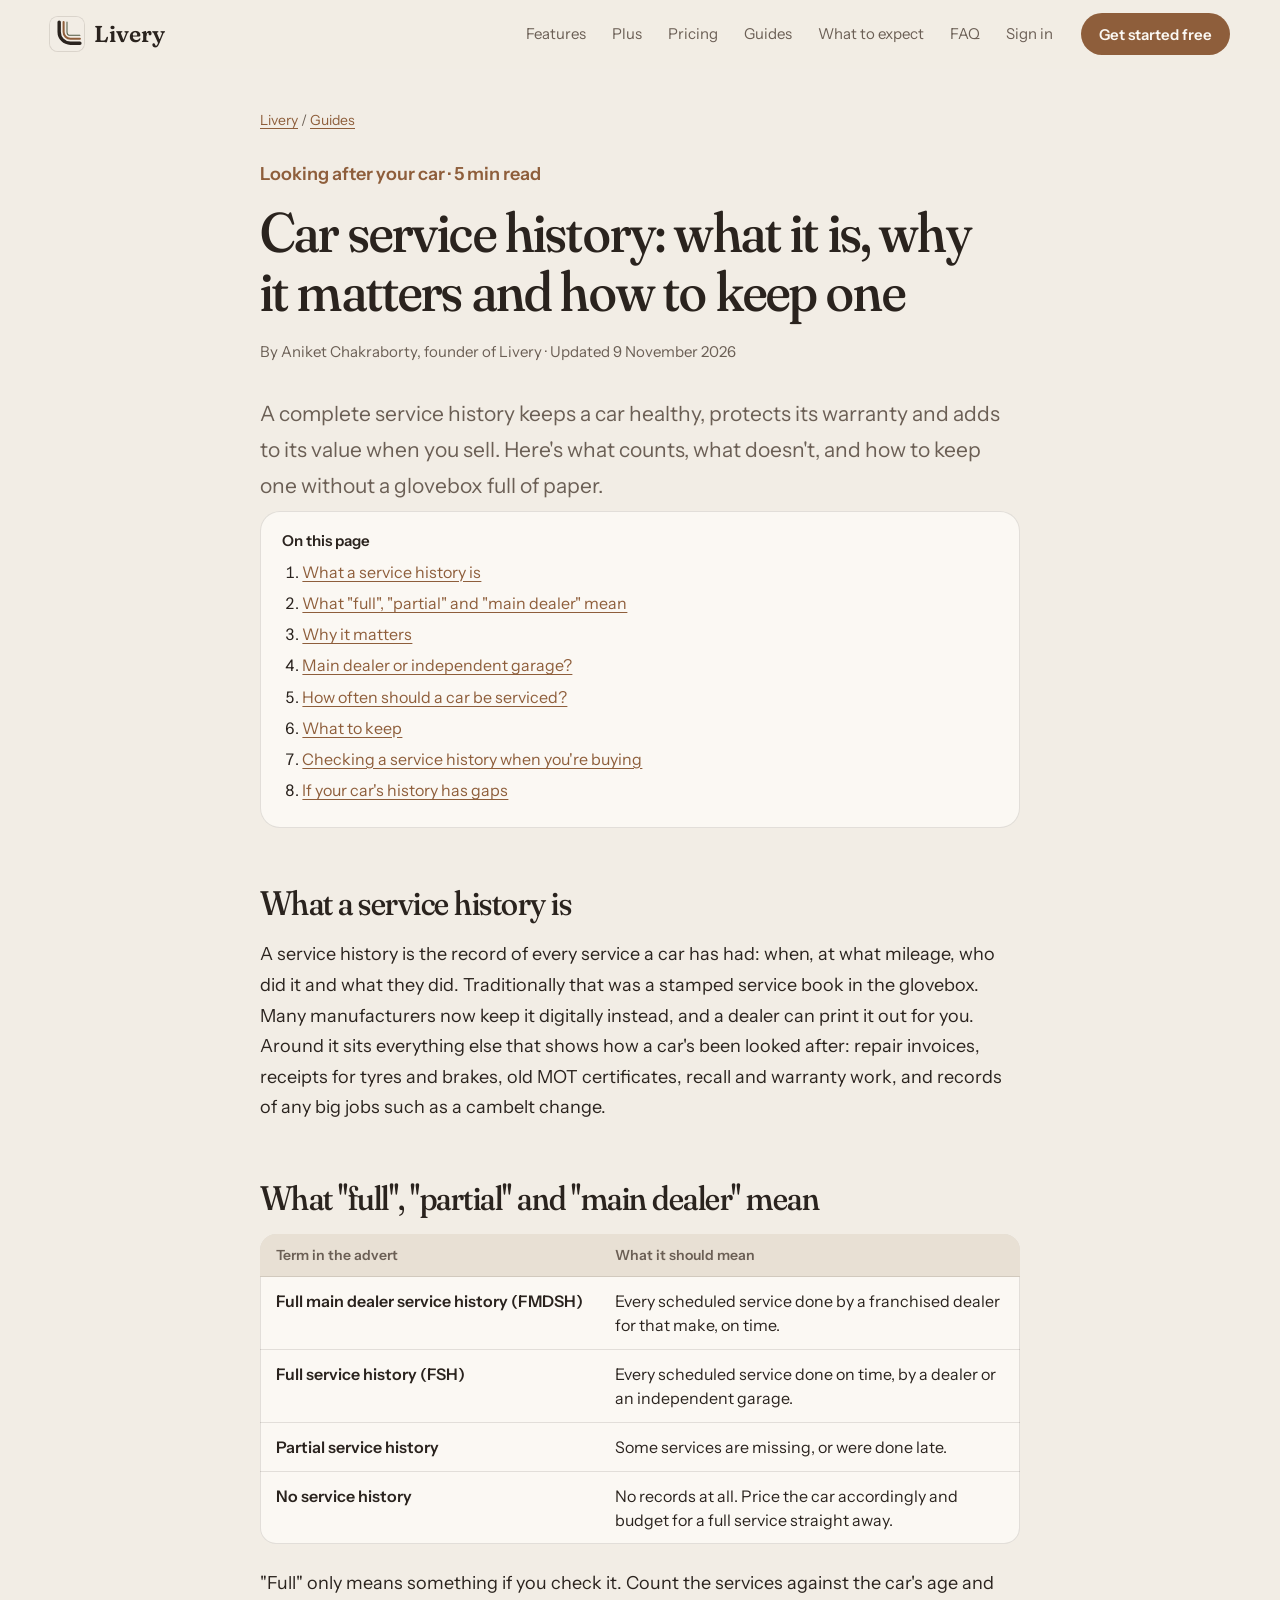
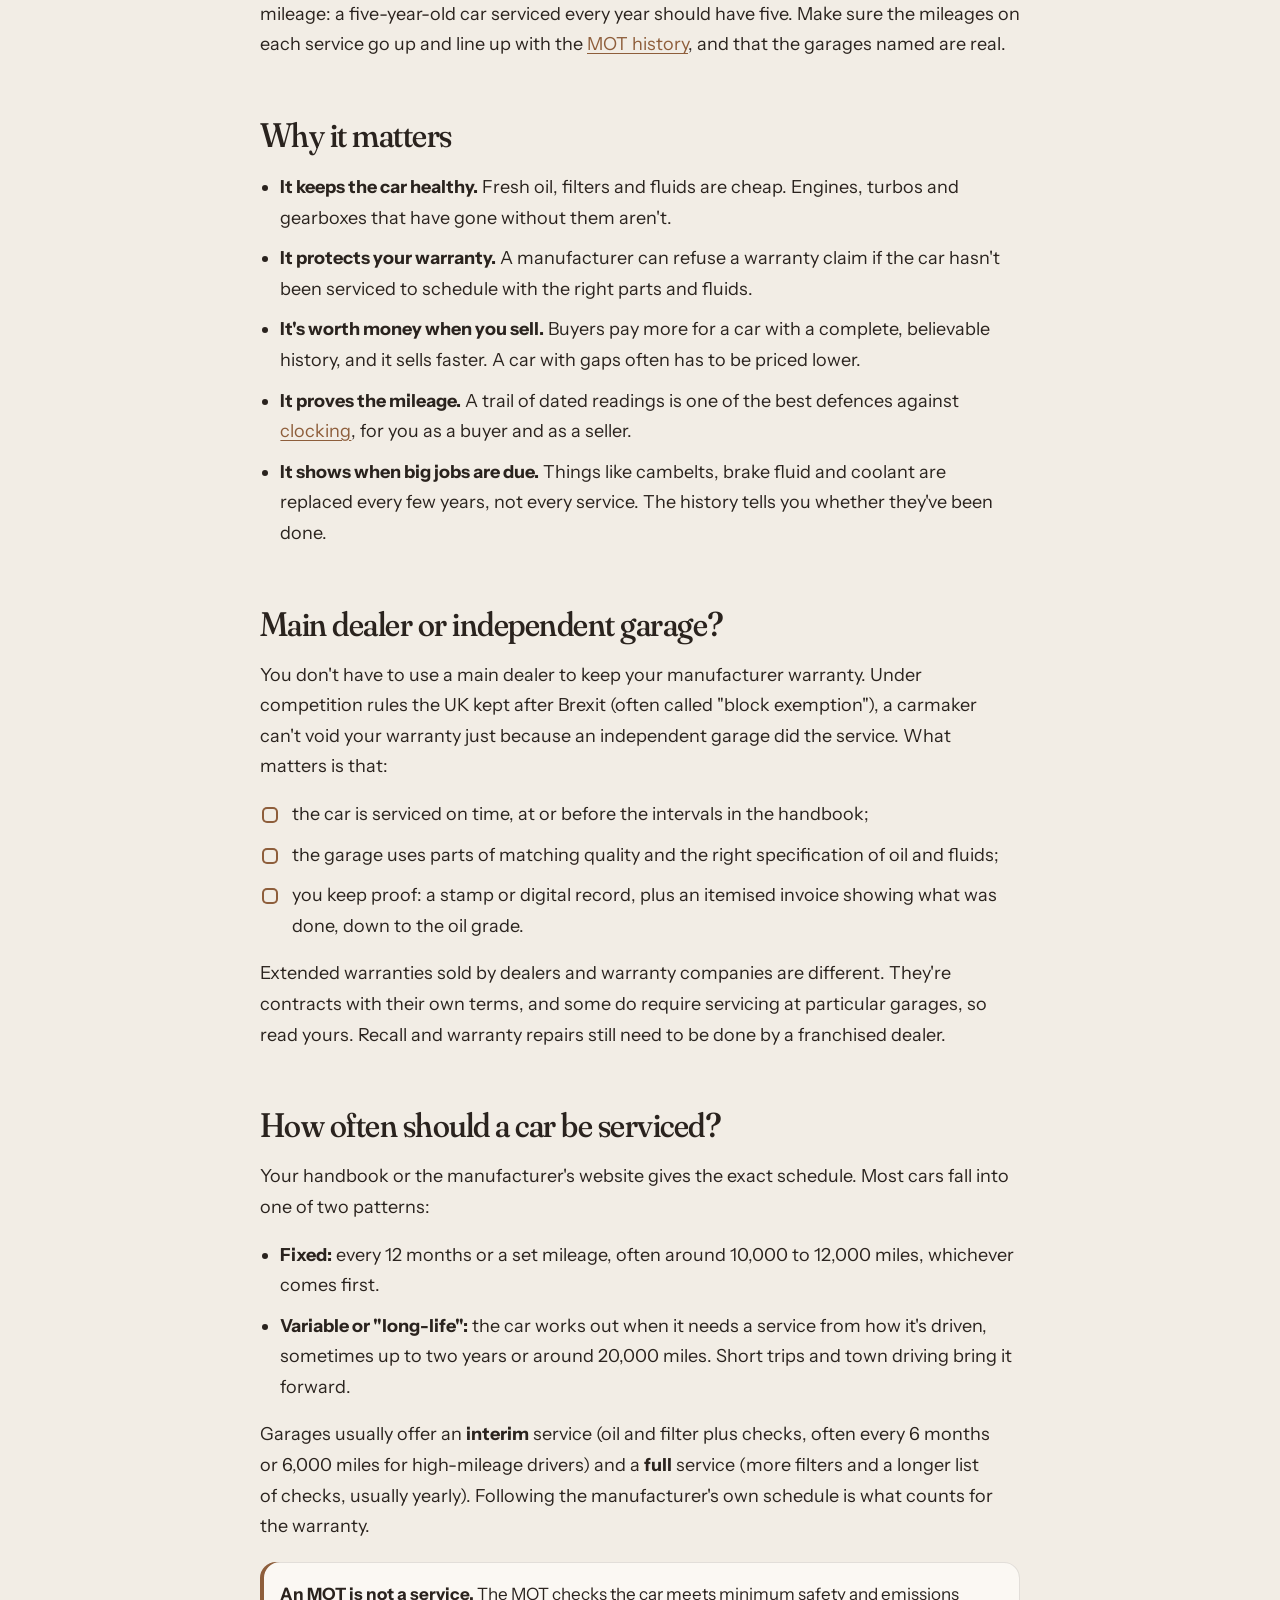
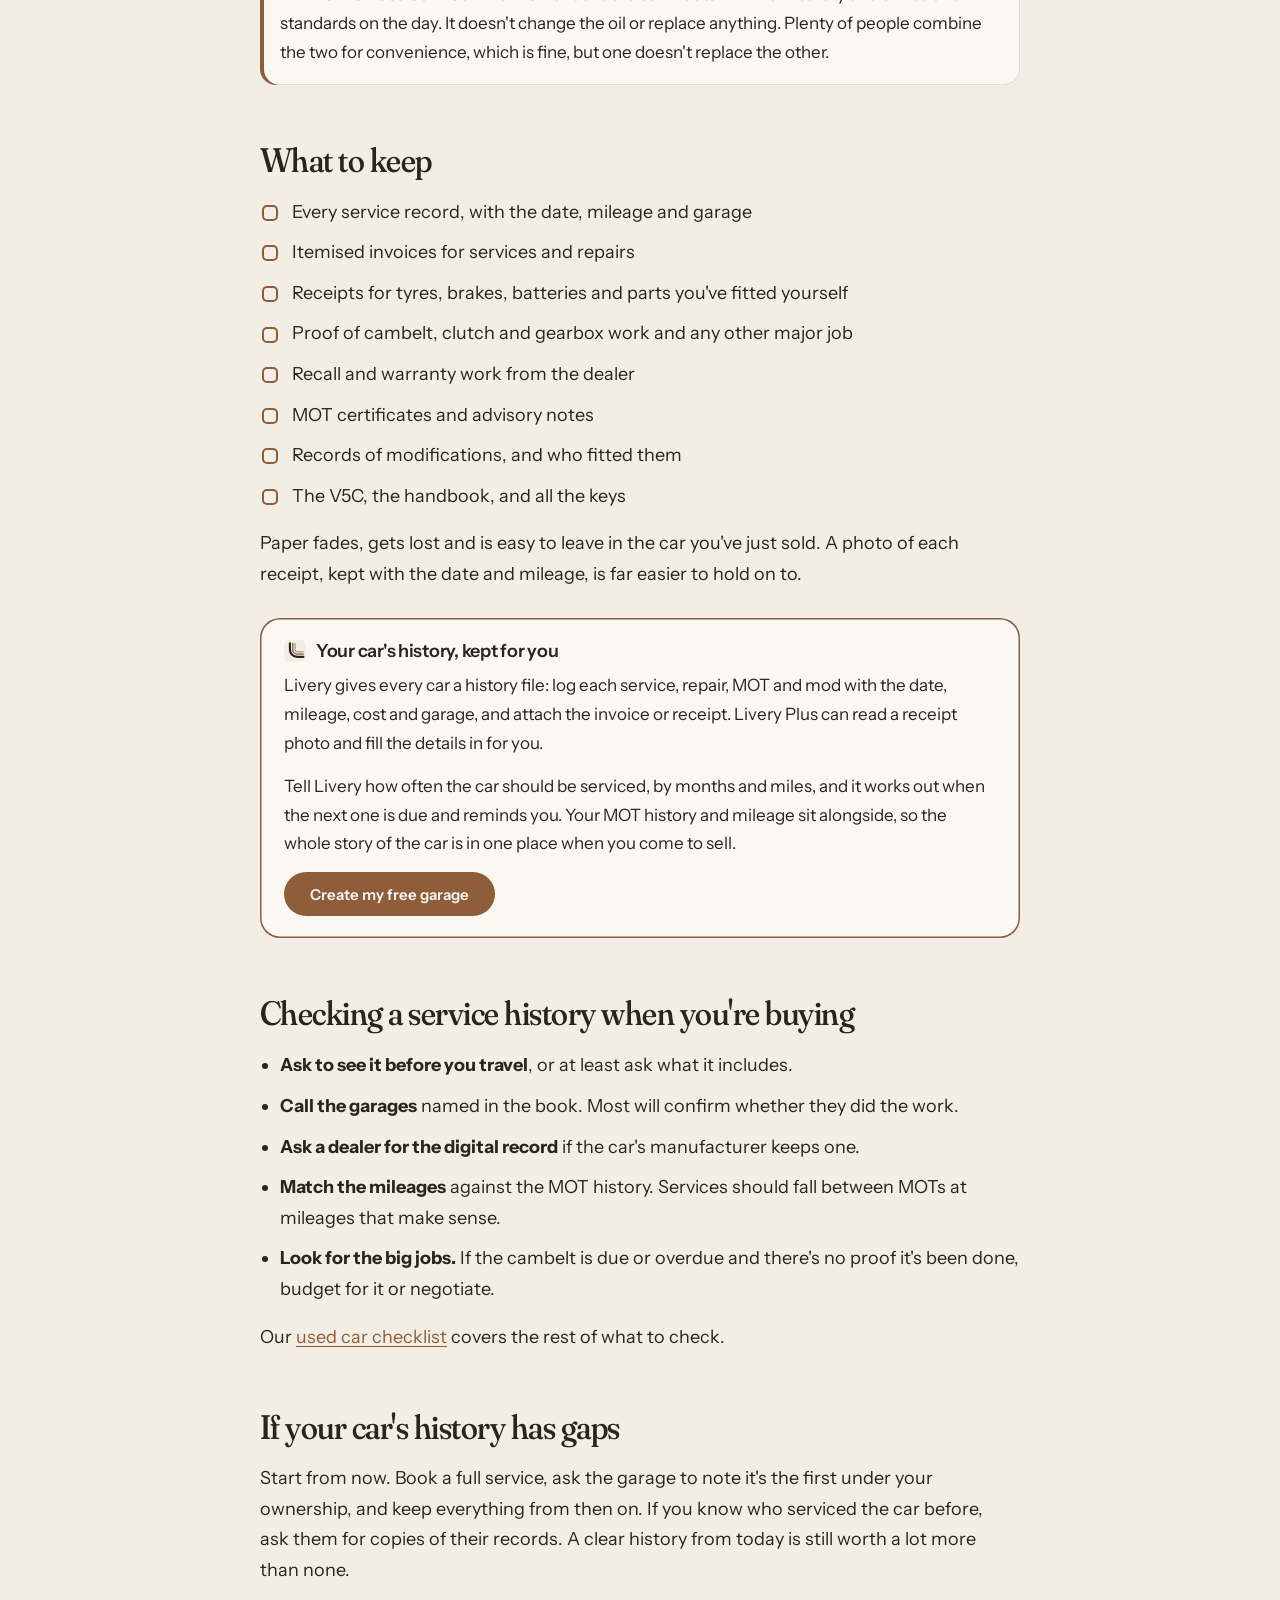
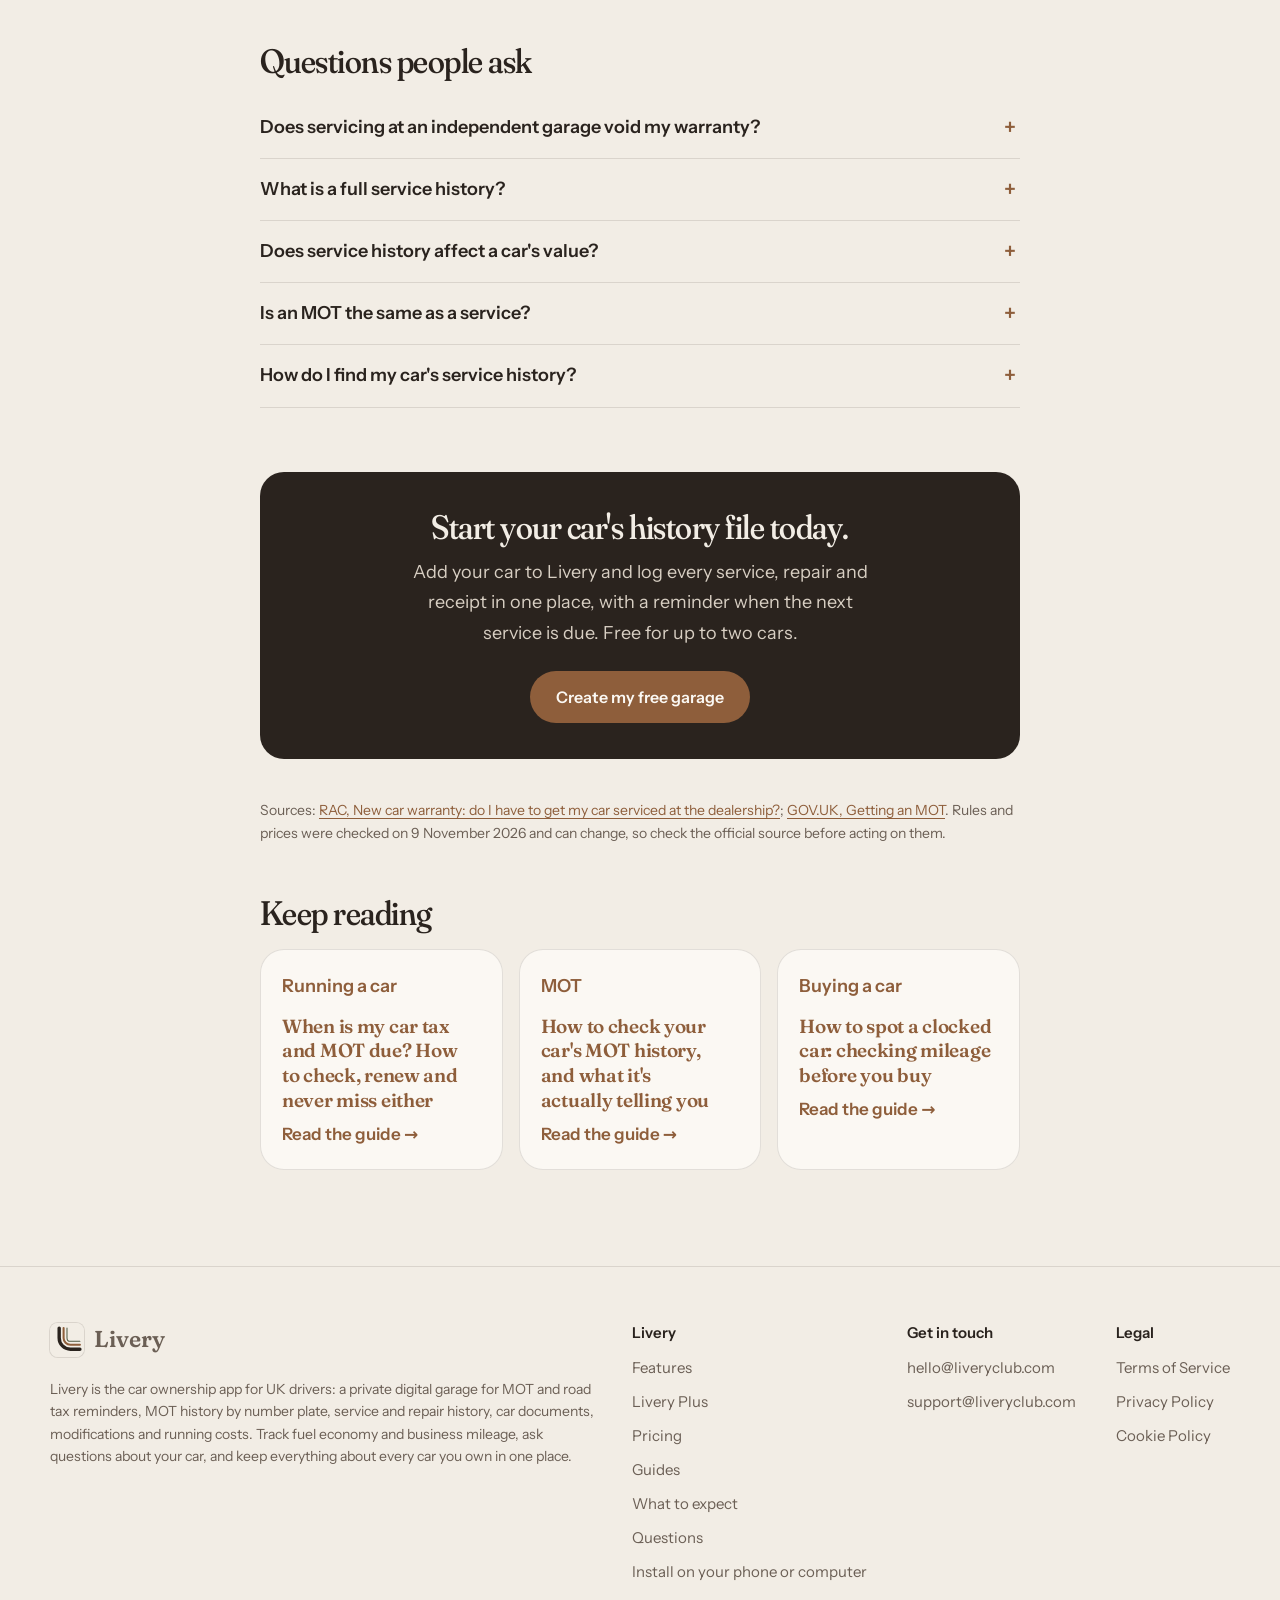
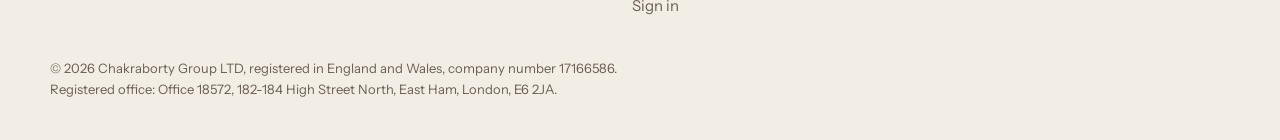
<file: guides/car-service-history/index.html>
<!doctype html>
<html lang="en-GB">
  <head>
    <meta charset="utf-8" />
    <meta name="viewport" content="width=device-width, initial-scale=1, viewport-fit=cover" />
    <meta
      http-equiv="Content-Security-Policy"
      content="default-src 'self'; img-src 'self' data:; style-src 'self'; font-src 'self'; script-src 'self'; connect-src 'self' https://imdoayrrwunixcybqaai.supabase.co; base-uri 'self'; form-action 'self'"
    />
    <meta name="referrer" content="strict-origin-when-cross-origin" />
    <title>Car service history: why it matters and how to keep one | Livery</title>
    <meta name="description" content="What full and partial service history mean, whether an independent garage affects your warranty, how often to service, and what records to keep." />
    <link rel="canonical" href="https://liveryclub.com/guides/car-service-history/" />
    <meta name="theme-color" content="#f2ede5" media="(prefers-color-scheme: light)" />
    <meta name="theme-color" content="#1c1814" media="(prefers-color-scheme: dark)" />
    <link rel="icon" href="/assets/favicon.svg" type="image/svg+xml" />
    <link rel="apple-touch-icon" href="/assets/apple-touch-icon.png" />
    <meta property="og:type" content="article" />
    <meta property="og:site_name" content="Livery" />
    <meta property="og:locale" content="en_GB" />
    <meta property="og:title" content="Car service history: why it matters and how to keep one | Livery" />
    <meta property="og:description" content="What full and partial service history mean, whether an independent garage affects your warranty, how often to service, and what records to keep." />
    <meta property="og:url" content="https://liveryclub.com/guides/car-service-history/" />
    <meta property="og:image" content="https://liveryclub.com/assets/og.jpg" />
    <meta name="twitter:card" content="summary_large_image" />
    <link rel="preload" href="/fonts/fraunces.woff2" as="font" type="font/woff2" crossorigin />
    <link rel="preload" href="/fonts/instrument-sans.woff2" as="font" type="font/woff2" crossorigin />
    <link rel="stylesheet" href="/style.css" />
    <script type="application/ld+json">
{
  "@context": "https://schema.org",
  "@graph": [
    {
      "@type": "Article",
      "@id": "https://liveryclub.com/guides/car-service-history/#article",
      "headline": "Car service history: what it is, why it matters and how to keep one",
      "description": "What full and partial service history mean, whether an independent garage affects your warranty, how often to service, and what records to keep.",
      "inLanguage": "en-GB",
      "datePublished": "2026-11-09",
      "dateModified": "2026-11-09",
      "author": {
        "@type": "Person",
        "name": "Aniket Chakraborty",
        "jobTitle": "Founder, Livery"
      },
      "publisher": {
        "@type": "Organization",
        "@id": "https://liveryclub.com/#org",
        "name": "Livery",
        "url": "https://liveryclub.com/"
      },
      "mainEntityOfPage": "https://liveryclub.com/guides/car-service-history/",
      "image": "https://liveryclub.com/assets/og.jpg"
    },
    {
      "@type": "BreadcrumbList",
      "itemListElement": [
        {
          "@type": "ListItem",
          "position": 1,
          "name": "Livery",
          "item": "https://liveryclub.com/"
        },
        {
          "@type": "ListItem",
          "position": 2,
          "name": "Guides",
          "item": "https://liveryclub.com/guides/"
        },
        {
          "@type": "ListItem",
          "position": 3,
          "name": "Service history",
          "item": "https://liveryclub.com/guides/car-service-history/"
        }
      ]
    },
    {
      "@type": "FAQPage",
      "mainEntity": [
        {
          "@type": "Question",
          "name": "Does servicing at an independent garage void my warranty?",
          "acceptedAnswer": {
            "@type": "Answer",
            "text": "No, not for a manufacturer's warranty, as long as the car is serviced on time with parts and fluids of the right specification, and you keep the records and itemised invoices. Extended warranties can have their own terms, so check yours."
          }
        },
        {
          "@type": "Question",
          "name": "What is a full service history?",
          "acceptedAnswer": {
            "@type": "Answer",
            "text": "Every service the manufacturer recommends, done on time, with a record of each one. A full main dealer service history means they were all done by a franchised dealer for that make."
          }
        },
        {
          "@type": "Question",
          "name": "Does service history affect a car's value?",
          "acceptedAnswer": {
            "@type": "Answer",
            "text": "Yes. A complete, believable history usually helps a car sell faster and for more, while gaps or no history at all usually mean a lower price."
          }
        },
        {
          "@type": "Question",
          "name": "Is an MOT the same as a service?",
          "acceptedAnswer": {
            "@type": "Answer",
            "text": "No. An MOT checks the car meets minimum safety and emissions standards on the day. A service replaces oil, filters and fluids and checks the car over to keep it running well."
          }
        },
        {
          "@type": "Question",
          "name": "How do I find my car's service history?",
          "acceptedAnswer": {
            "@type": "Answer",
            "text": "Check the service book and paperwork that came with the car. If the manufacturer keeps a digital record, a franchised dealer can print it. Garages that serviced the car can also give you copies of their records."
          }
        }
      ]
    }
  ]
}
    </script>
  </head>
  <body>
    <a class="skip" href="#main">Skip to content</a>

    <header class="site-header">
      <div class="wrap">
        <a class="brand" href="/" aria-label="Livery home">
          <svg viewBox="0 0 100 100" aria-hidden="true">
            <rect width="100" height="100" rx="23" fill="#F2EDE5" />
            <g fill="none" stroke-linecap="round">
              <path d="M27 15 V44 A33 33 0 0 0 60 77 H88" stroke="#2A231E" stroke-width="10" />
              <path d="M40 15 V44 A20 20 0 0 0 60 64 H88" stroke="#8E5E3B" stroke-width="6" />
              <path d="M50 15 V44 A10 10 0 0 0 60 54 H88" stroke="#4F5A43" stroke-width="3" />
            </g>
          </svg>
          Livery
        </a>
        <nav class="nav" id="site-nav" aria-label="Main">
          <a href="/#features">Features</a>
          <a href="/#plus">Plus</a>
          <a href="/#pricing">Pricing</a>
          <a href="/guides/">Guides</a>
          <a href="/#expect">What to expect</a>
          <a href="/#faq">FAQ</a>
          <a href="https://app.liveryclub.com/auth">Sign in</a>
        </nav>
        <a class="btn btn-primary" href="https://app.liveryclub.com/auth?mode=signup">Get started free</a>
        <button class="menu-btn" type="button" aria-controls="site-nav" aria-expanded="false" aria-label="Open menu" data-menu-btn>
          <span></span><span></span><span></span>
        </button>
      </div>
    </header>

    <main id="main">
      <article class="article wrap">
        <nav class="crumbs" aria-label="Breadcrumb"><a href="/">Livery</a> <span aria-hidden="true">/</span> <a href="/guides/">Guides</a></nav>
        <p class="eyebrow">Looking after your car · 5 min read</p>
        <h1>Car service history: what it is, why it matters and how to keep one</h1>
        <p class="article-meta">By Aniket Chakraborty, founder of Livery · Updated <time datetime="2026-11-09">9 November 2026</time></p>

        <p class="article-lede">A complete service history keeps a car healthy, protects its warranty and adds to its value when you sell. Here's what counts, what doesn't, and how to keep one without a glovebox full of paper.</p>

        <nav class="toc" aria-label="On this page">
          <p>On this page</p>
          <ol>
            <li><a href="#what">What a service history is</a></li>
            <li><a href="#types">What "full", "partial" and "main dealer" mean</a></li>
            <li><a href="#why">Why it matters</a></li>
            <li><a href="#independent">Main dealer or independent garage?</a></li>
            <li><a href="#how-often">How often should a car be serviced?</a></li>
            <li><a href="#keep">What to keep</a></li>
            <li><a href="#buying">Checking a service history when you're buying</a></li>
            <li><a href="#missing">If your car's history has gaps</a></li>
          </ol>
        </nav>

        <h2 id="what">What a service history is</h2>
        <p>A service history is the record of every service a car has had: when, at what mileage, who did it and what they did. Traditionally that was a stamped service book in the glovebox. Many manufacturers now keep it digitally instead, and a dealer can print it out for you.</p>
        <p>Around it sits everything else that shows how a car's been looked after: repair invoices, receipts for tyres and brakes, old MOT certificates, recall and warranty work, and records of any big jobs such as a cambelt change.</p>

        <h2 id="types">What "full", "partial" and "main dealer" mean</h2>
        <div class="table-wrap">
          <table>
            <thead><tr><th>Term in the advert</th><th>What it should mean</th></tr></thead>
            <tbody>
              <tr><td>Full main dealer service history (FMDSH)</td><td>Every scheduled service done by a franchised dealer for that make, on time.</td></tr>
              <tr><td>Full service history (FSH)</td><td>Every scheduled service done on time, by a dealer or an independent garage.</td></tr>
              <tr><td>Partial service history</td><td>Some services are missing, or were done late.</td></tr>
              <tr><td>No service history</td><td>No records at all. Price the car accordingly and budget for a full service straight away.</td></tr>
            </tbody>
          </table>
        </div>
        <p>"Full" only means something if you check it. Count the services against the car's age and mileage: a five-year-old car serviced every year should have five. Make sure the mileages on each service go up and line up with the <a href="/guides/check-mot-history/">MOT history</a>, and that the garages named are real.</p>

        <h2 id="why">Why it matters</h2>
        <ul>
          <li><strong>It keeps the car healthy.</strong> Fresh oil, filters and fluids are cheap. Engines, turbos and gearboxes that have gone without them aren't.</li>
          <li><strong>It protects your warranty.</strong> A manufacturer can refuse a warranty claim if the car hasn't been serviced to schedule with the right parts and fluids.</li>
          <li><strong>It's worth money when you sell.</strong> Buyers pay more for a car with a complete, believable history, and it sells faster. A car with gaps often has to be priced lower.</li>
          <li><strong>It proves the mileage.</strong> A trail of dated readings is one of the best defences against <a href="/guides/spot-clocked-car-mileage/">clocking</a>, for you as a buyer and as a seller.</li>
          <li><strong>It shows when big jobs are due.</strong> Things like cambelts, brake fluid and coolant are replaced every few years, not every service. The history tells you whether they've been done.</li>
        </ul>

        <h2 id="independent">Main dealer or independent garage?</h2>
        <p>You don't have to use a main dealer to keep your manufacturer warranty. Under competition rules the UK kept after Brexit (often called "block exemption"), a carmaker can't void your warranty just because an independent garage did the service. What matters is that:</p>
        <ul class="checklist">
          <li>the car is serviced on time, at or before the intervals in the handbook;</li>
          <li>the garage uses parts of matching quality and the right specification of oil and fluids;</li>
          <li>you keep proof: a stamp or digital record, plus an itemised invoice showing what was done, down to the oil grade.</li>
        </ul>
        <p>Extended warranties sold by dealers and warranty companies are different. They're contracts with their own terms, and some do require servicing at particular garages, so read yours. Recall and warranty repairs still need to be done by a franchised dealer.</p>

        <h2 id="how-often">How often should a car be serviced?</h2>
        <p>Your handbook or the manufacturer's website gives the exact schedule. Most cars fall into one of two patterns:</p>
        <ul>
          <li><strong>Fixed:</strong> every 12 months or a set mileage, often around 10,000 to 12,000 miles, whichever comes first.</li>
          <li><strong>Variable or "long-life":</strong> the car works out when it needs a service from how it's driven, sometimes up to two years or around 20,000 miles. Short trips and town driving bring it forward.</li>
        </ul>
        <p>Garages usually offer an <strong>interim</strong> service (oil and filter plus checks, often every 6 months or 6,000 miles for high-mileage drivers) and a <strong>full</strong> service (more filters and a longer list of checks, usually yearly). Following the manufacturer's own schedule is what counts for the warranty.</p>
        <div class="callout">
          <p><strong>An MOT is not a service.</strong> The MOT checks the car meets minimum safety and emissions standards on the day. It doesn't change the oil or replace anything. Plenty of people combine the two for convenience, which is fine, but one doesn't replace the other.</p>
        </div>

        <h2 id="keep">What to keep</h2>
        <ul class="checklist">
          <li>Every service record, with the date, mileage and garage</li>
          <li>Itemised invoices for services and repairs</li>
          <li>Receipts for tyres, brakes, batteries and parts you've fitted yourself</li>
          <li>Proof of cambelt, clutch and gearbox work and any other major job</li>
          <li>Recall and warranty work from the dealer</li>
          <li>MOT certificates and advisory notes</li>
          <li>Records of modifications, and who fitted them</li>
          <li>The V5C, the handbook, and all the keys</li>
        </ul>
        <p>Paper fades, gets lost and is easy to leave in the car you've just sold. A photo of each receipt, kept with the date and mileage, is far easier to hold on to.</p>
        <div class="livery-box">
          <h3><svg viewBox="0 0 100 100" aria-hidden="true"><rect width="100" height="100" rx="23" fill="#F2EDE5" /><g fill="none" stroke-linecap="round"><path d="M27 15 V44 A33 33 0 0 0 60 77 H88" stroke="#2A231E" stroke-width="10" /><path d="M40 15 V44 A20 20 0 0 0 60 64 H88" stroke="#8E5E3B" stroke-width="6" /><path d="M50 15 V44 A10 10 0 0 0 60 54 H88" stroke="#4F5A43" stroke-width="3" /></g></svg> Your car's history, kept for you</h3>
          <p>Livery gives every car a history file: log each service, repair, MOT and mod with the date, mileage, cost and garage, and attach the invoice or receipt. Livery Plus can read a receipt photo and fill the details in for you.</p>
          <p>Tell Livery how often the car should be serviced, by months and miles, and it works out when the next one is due and reminds you. Your MOT history and mileage sit alongside, so the whole story of the car is in one place when you come to sell.</p>
          <a class="btn btn-primary" href="https://app.liveryclub.com/auth?mode=signup">Create my free garage</a>
        </div>

        <h2 id="buying">Checking a service history when you're buying</h2>
        <ul>
          <li><strong>Ask to see it before you travel</strong>, or at least ask what it includes.</li>
          <li><strong>Call the garages</strong> named in the book. Most will confirm whether they did the work.</li>
          <li><strong>Ask a dealer for the digital record</strong> if the car's manufacturer keeps one.</li>
          <li><strong>Match the mileages</strong> against the MOT history. Services should fall between MOTs at mileages that make sense.</li>
          <li><strong>Look for the big jobs.</strong> If the cambelt is due or overdue and there's no proof it's been done, budget for it or negotiate.</li>
        </ul>
        <p>Our <a href="/guides/used-car-checks-before-buying/">used car checklist</a> covers the rest of what to check.</p>

        <h2 id="missing">If your car's history has gaps</h2>
        <p>Start from now. Book a full service, ask the garage to note it's the first under your ownership, and keep everything from then on. If you know who serviced the car before, ask them for copies of their records. A clear history from today is still worth a lot more than none.</p>

        <section class="article-faq" aria-labelledby="faq-title">
          <h2 id="faq-title">Questions people ask</h2>
          <details>
            <summary>Does servicing at an independent garage void my warranty?</summary>
            <p>No, not for a manufacturer's warranty, as long as the car is serviced on time with parts and fluids of the right specification, and you keep the records and itemised invoices. Extended warranties can have their own terms, so check yours.</p>
          </details>
          <details>
            <summary>What is a full service history?</summary>
            <p>Every service the manufacturer recommends, done on time, with a record of each one. A full main dealer service history means they were all done by a franchised dealer for that make.</p>
          </details>
          <details>
            <summary>Does service history affect a car's value?</summary>
            <p>Yes. A complete, believable history usually helps a car sell faster and for more, while gaps or no history at all usually mean a lower price.</p>
          </details>
          <details>
            <summary>Is an MOT the same as a service?</summary>
            <p>No. An MOT checks the car meets minimum safety and emissions standards on the day. A service replaces oil, filters and fluids and checks the car over to keep it running well.</p>
          </details>
          <details>
            <summary>How do I find my car's service history?</summary>
            <p>Check the service book and paperwork that came with the car. If the manufacturer keeps a digital record, a franchised dealer can print it. Garages that serviced the car can also give you copies of their records.</p>
          </details>
        </section>

        <aside class="article-cta">
          <h2>Start your car's history file today.</h2>
          <p>Add your car to Livery and log every service, repair and receipt in one place, with a reminder when the next service is due. Free for up to two cars.</p>
          <a class="btn btn-primary" href="https://app.liveryclub.com/auth?mode=signup">Create my free garage</a>
        </aside>

        <p class="article-sources">Sources: <a href="https://www.rac.co.uk/drive/advice/buying-and-selling-guides/new-car-warranty-do-i-have-to-get-my-car-serviced-at-the-dealership/" rel="noopener">RAC, New car warranty: do I have to get my car serviced at the dealership?</a>; <a href="https://www.gov.uk/getting-an-mot/mot-test-rules" rel="noopener">GOV.UK, Getting an MOT</a>. Rules and prices were checked on 9 November 2026 and can change, so check the official source before acting on them.</p>

        <section class="related" aria-labelledby="related-title">
          <h2 id="related-title">Keep reading</h2>
          <div class="guide-list">
          <a class="guide-card" href="/guides/car-tax-and-mot-due-dates/">
            <p class="eyebrow">Running a car</p>
            <h3>When is my car tax and MOT due? How to check, renew and never miss either</h3>
            <span class="guide-more">Read the guide →</span>
          </a>
          <a class="guide-card" href="/guides/check-mot-history/">
            <p class="eyebrow">MOT</p>
            <h3>How to check your car's MOT history, and what it's actually telling you</h3>
            <span class="guide-more">Read the guide →</span>
          </a>
          <a class="guide-card" href="/guides/spot-clocked-car-mileage/">
            <p class="eyebrow">Buying a car</p>
            <h3>How to spot a clocked car: checking mileage before you buy</h3>
            <span class="guide-more">Read the guide →</span>
          </a>
          </div>
        </section>
      </article>
    </main>

    <footer class="site-footer">
      <div class="wrap">
        <div class="footer-top">
          <div class="footer-brand">
            <a class="brand" href="/" aria-label="Livery home">
              <svg viewBox="0 0 100 100" aria-hidden="true">
                <rect width="100" height="100" rx="23" fill="#F2EDE5" />
                <g fill="none" stroke-linecap="round">
                  <path d="M27 15 V44 A33 33 0 0 0 60 77 H88" stroke="#2A231E" stroke-width="10" />
                  <path d="M40 15 V44 A20 20 0 0 0 60 64 H88" stroke="#8E5E3B" stroke-width="6" />
                  <path d="M50 15 V44 A10 10 0 0 0 60 54 H88" stroke="#4F5A43" stroke-width="3" />
                </g>
              </svg>
              Livery
            </a>
            <p class="footer-about">
              Livery is the car ownership app for UK drivers: a private digital garage for MOT and
              road tax reminders, MOT history by number plate, service and repair history, car
              documents, modifications and running costs. Track fuel economy and business mileage,
              ask questions about your car, and keep everything about every car you own in one place.
            </p>
          </div>
          <div class="footer-links">
            <div>
              <h4>Livery</h4>
              <a href="/#features">Features</a>
              <a href="/#plus">Livery Plus</a>
              <a href="/#pricing">Pricing</a>
              <a href="/guides/">Guides</a>
              <a href="/#expect">What to expect</a>
              <a href="/#faq">Questions</a>
              <a href="/#install">Install on your phone or computer</a>
              <a href="https://app.liveryclub.com/auth">Sign in</a>
            </div>
            <div>
              <h4>Get in touch</h4>
              <a href="mailto:hello@liveryclub.com">hello@liveryclub.com</a>
              <a href="mailto:support@liveryclub.com">support@liveryclub.com</a>
            </div>
            <div>
              <h4>Legal</h4>
              <a href="https://app.liveryclub.com/terms">Terms of Service</a>
              <a href="https://app.liveryclub.com/privacy">Privacy Policy</a>
              <a href="https://app.liveryclub.com/cookies">Cookie Policy</a>
            </div>
          </div>
        </div>
        <p class="footer-legal">
          © <span data-year>2026</span> Chakraborty Group LTD, registered in England and Wales,
          company number 17166586. Registered office: Office 18572, 182-184 High Street North, East
          Ham, London, E6 2JA.
        </p>
      </div>
    </footer>
    <script src="/nav.js" defer></script>
  </body>
</html>
</file>
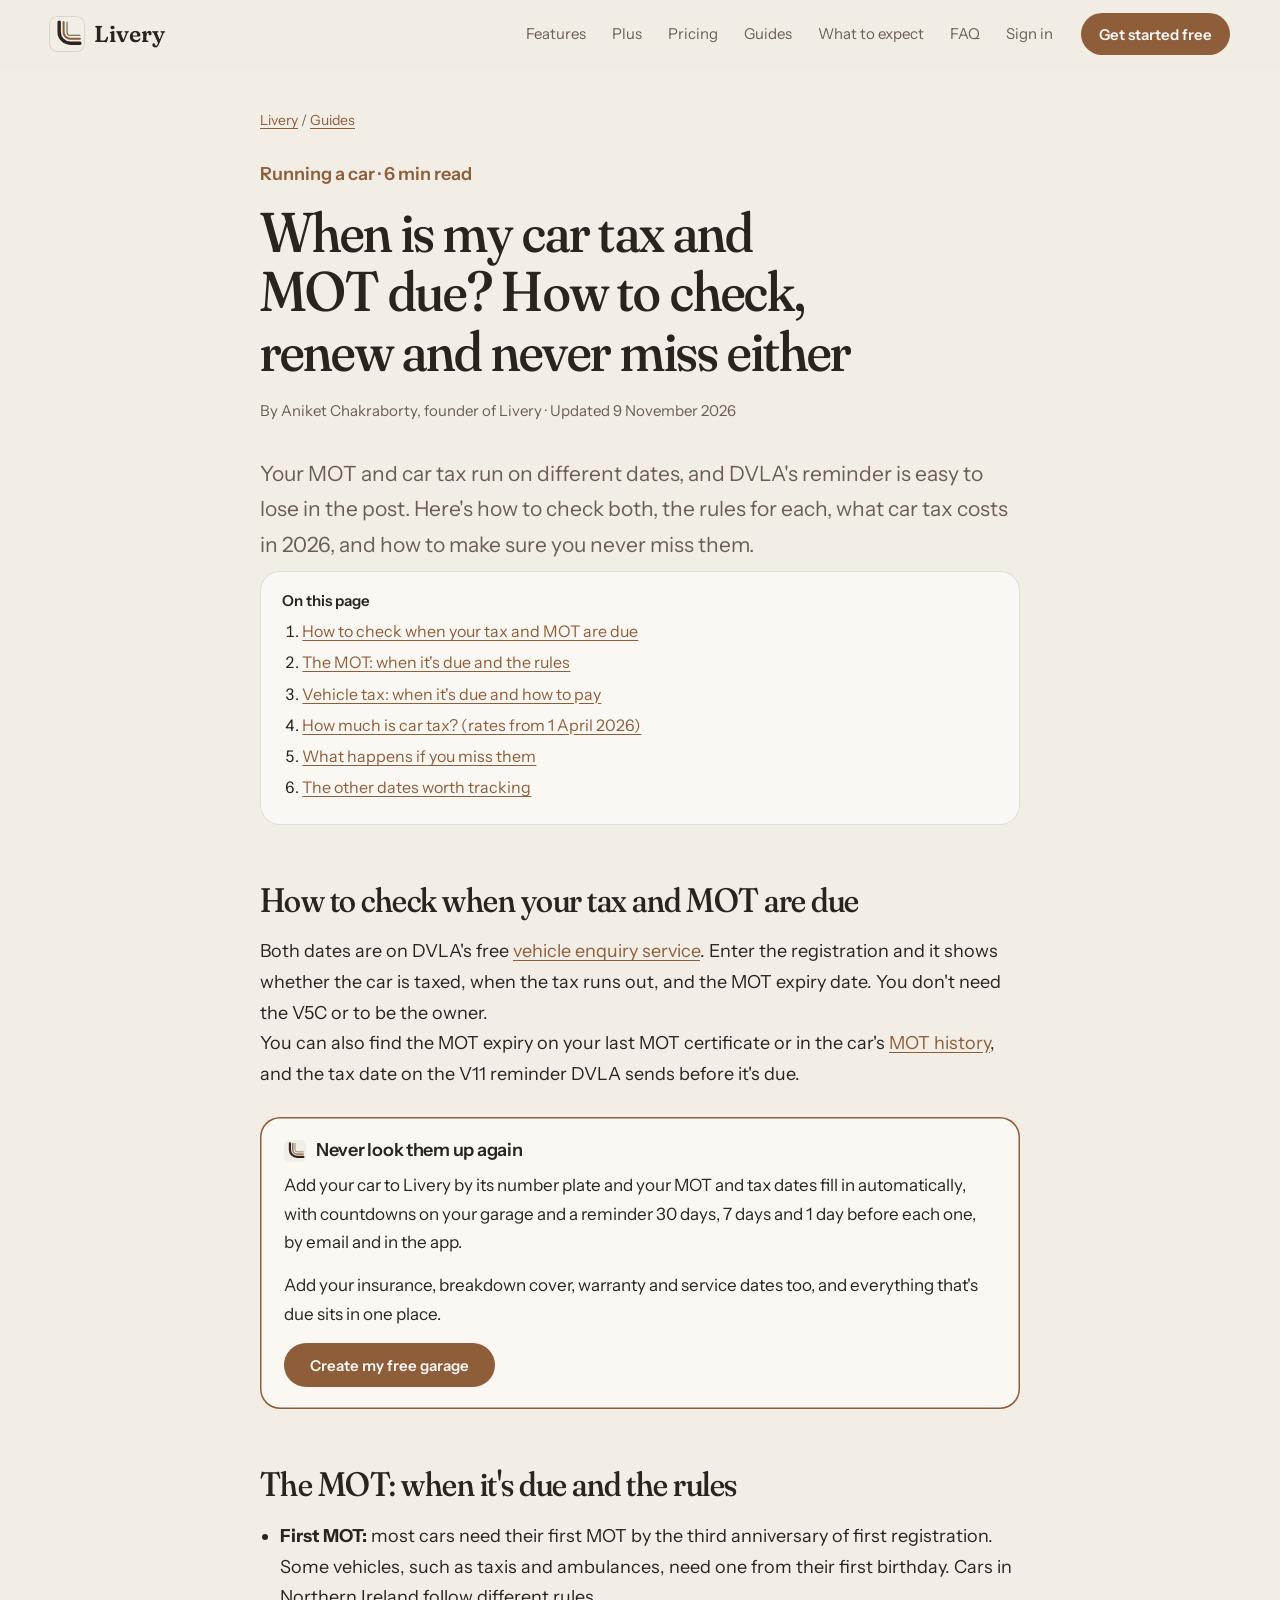
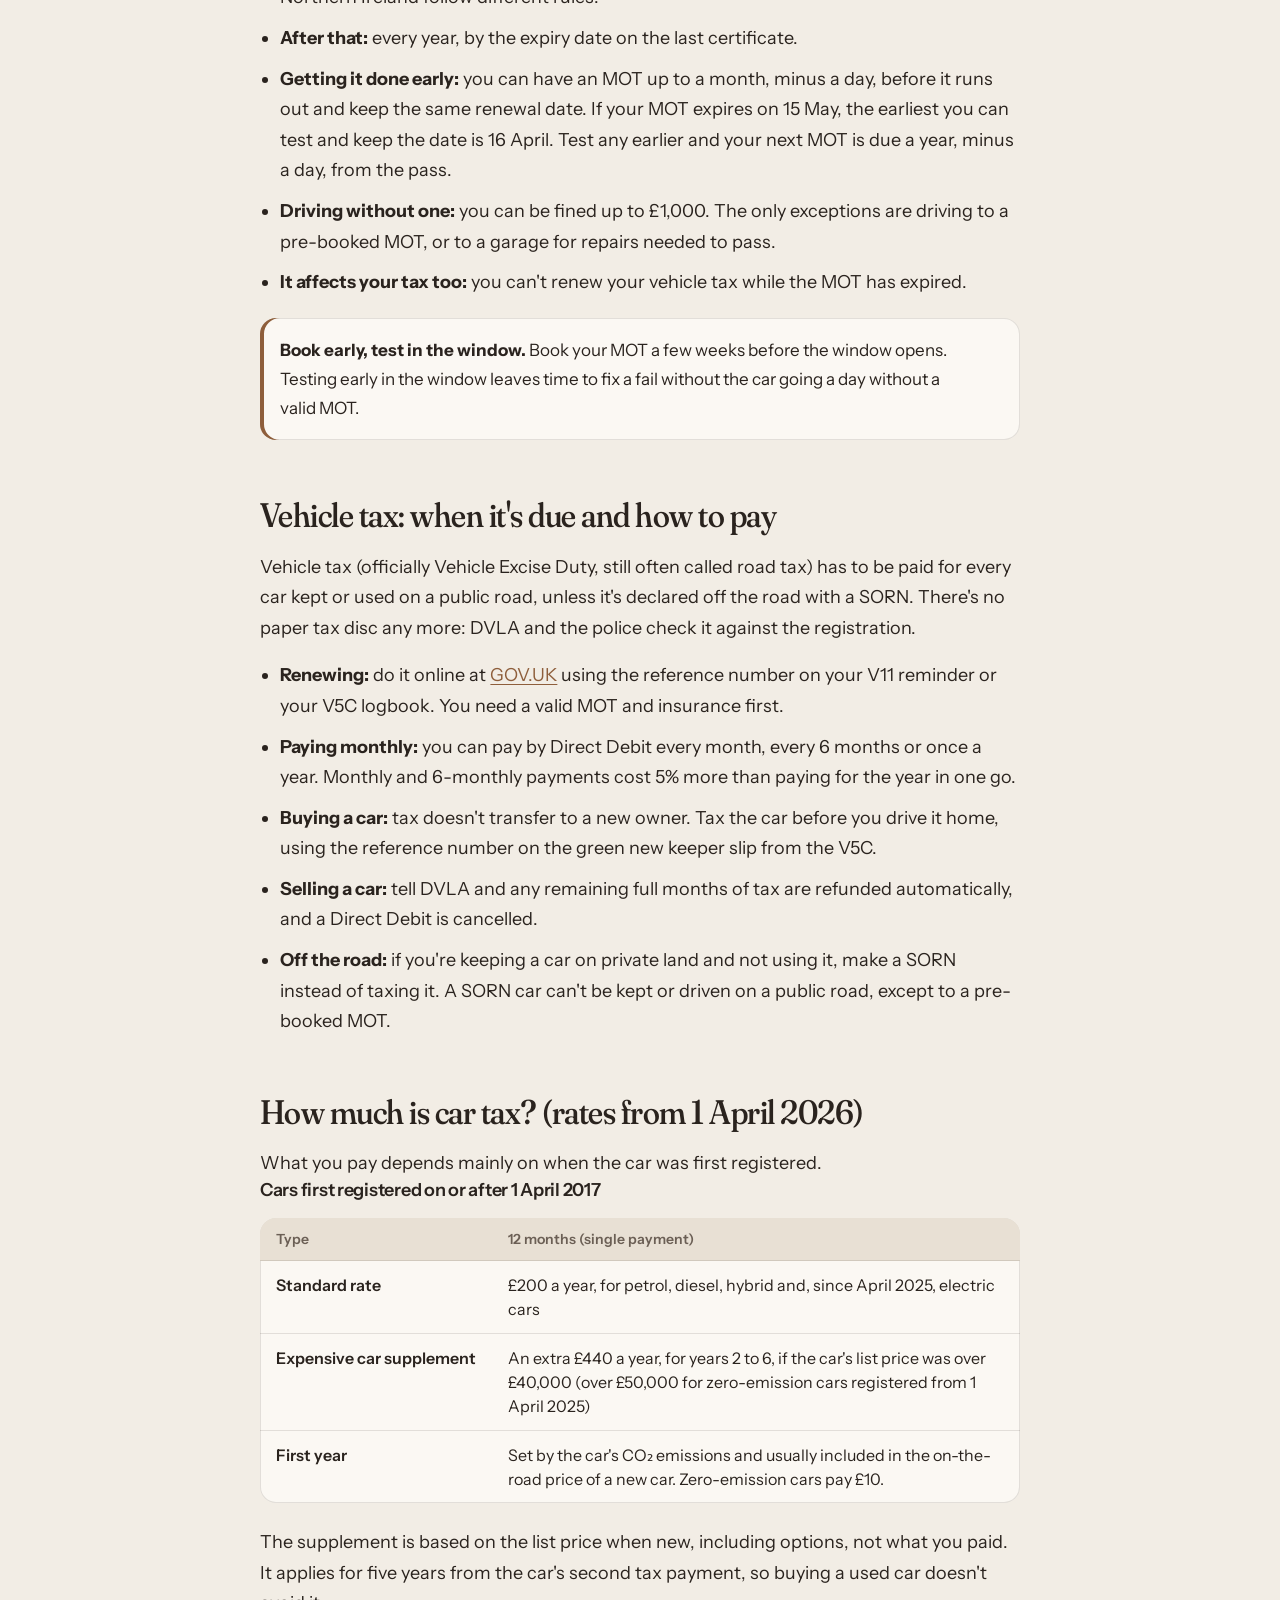
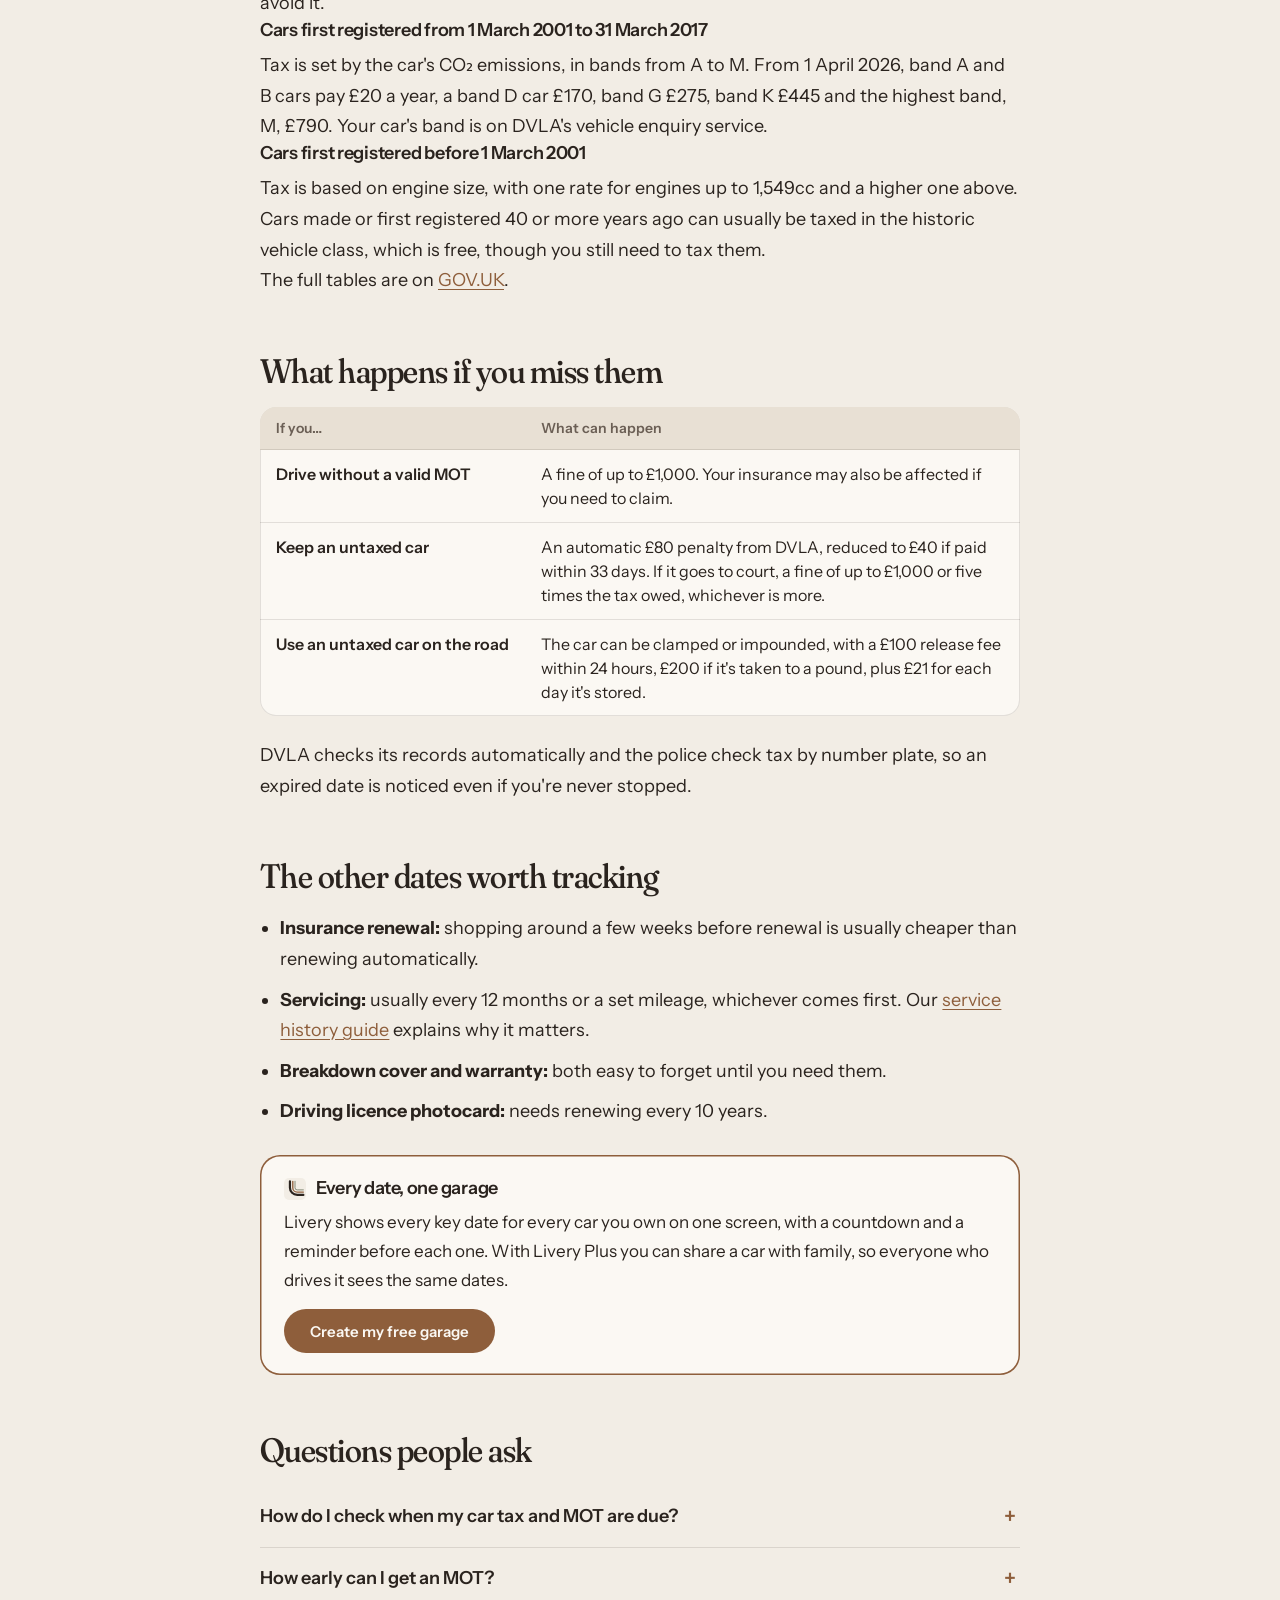
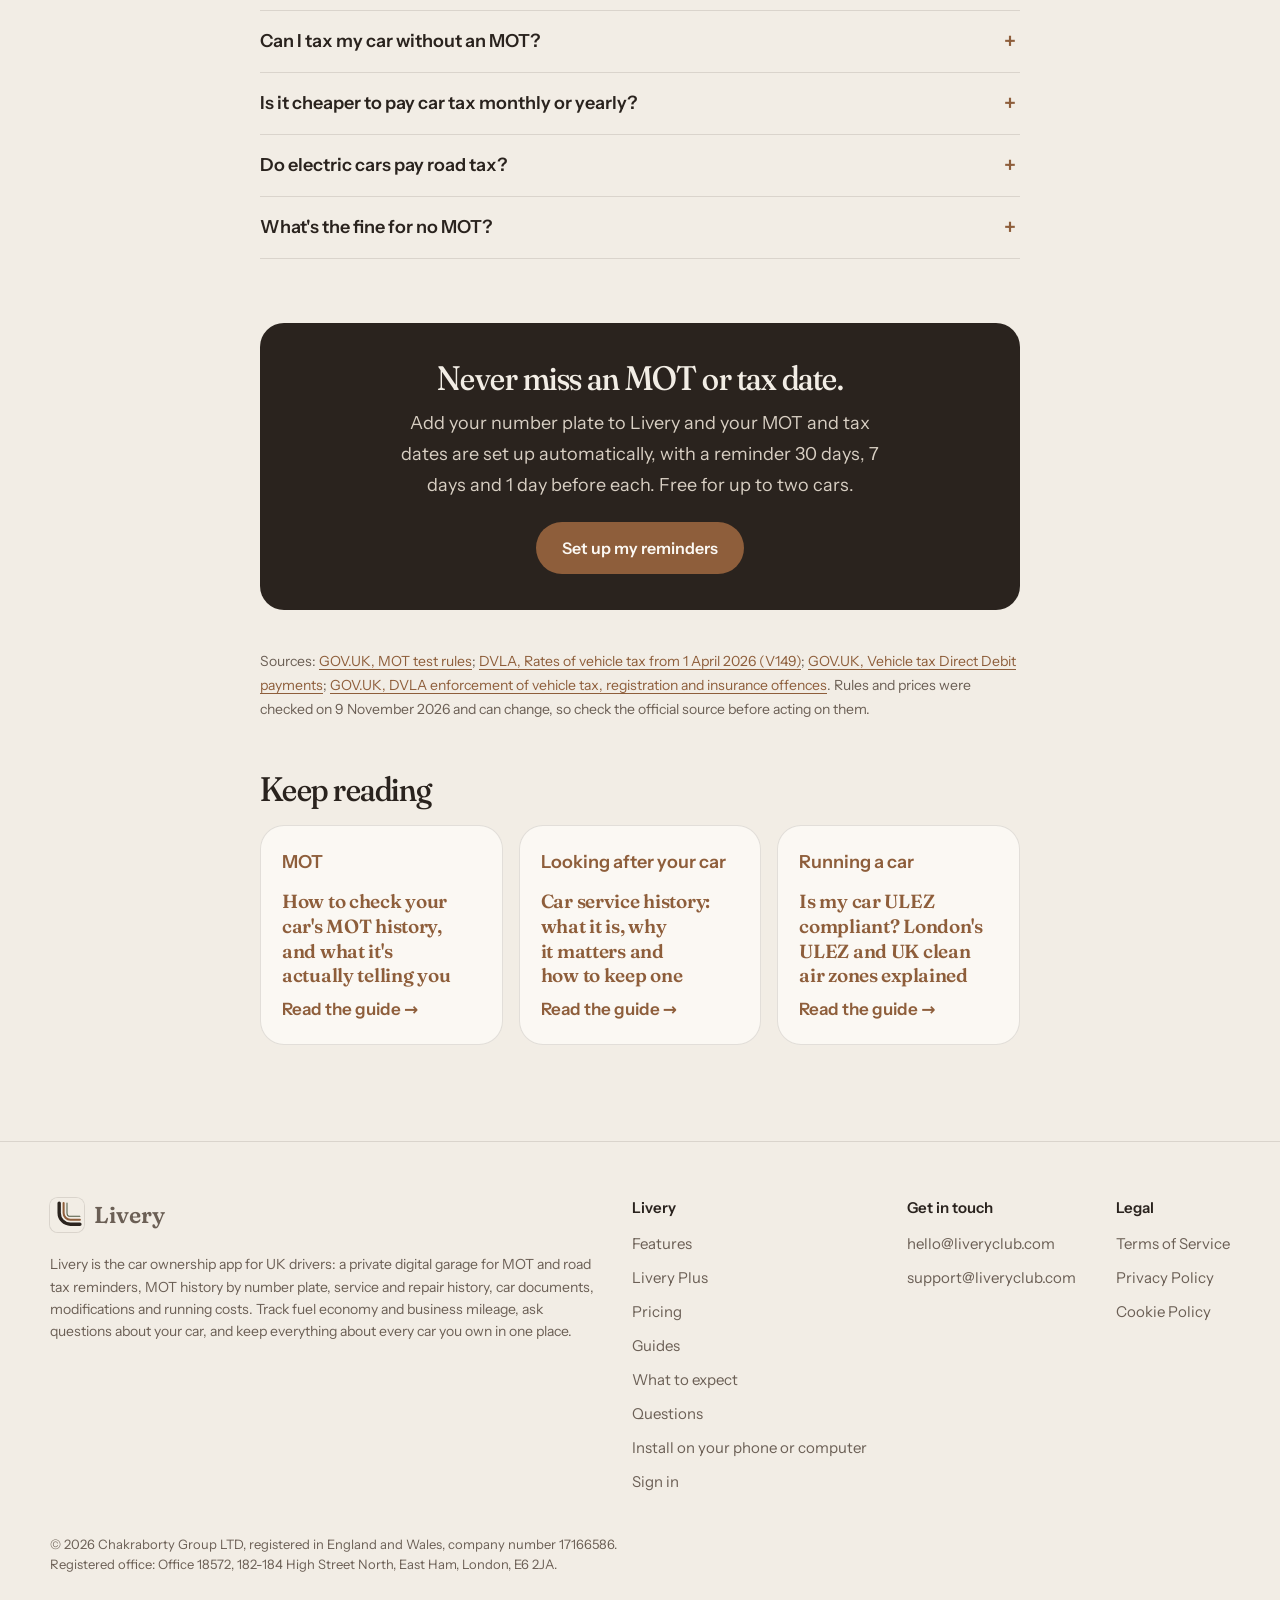
<file: guides/car-tax-and-mot-due-dates/index.html>
<!doctype html>
<html lang="en-GB">
  <head>
    <meta charset="utf-8" />
    <meta name="viewport" content="width=device-width, initial-scale=1, viewport-fit=cover" />
    <meta
      http-equiv="Content-Security-Policy"
      content="default-src 'self'; img-src 'self' data:; style-src 'self'; font-src 'self'; script-src 'self'; connect-src 'self' https://imdoayrrwunixcybqaai.supabase.co; base-uri 'self'; form-action 'self'"
    />
    <meta name="referrer" content="strict-origin-when-cross-origin" />
    <title>When is my car tax and MOT due? How to check and renew | Livery</title>
    <meta name="description" content="How to check your car tax and MOT dates, how early you can MOT, car tax rates from April 2026, paying monthly, and the fines if you miss them." />
    <link rel="canonical" href="https://liveryclub.com/guides/car-tax-and-mot-due-dates/" />
    <meta name="theme-color" content="#f2ede5" media="(prefers-color-scheme: light)" />
    <meta name="theme-color" content="#1c1814" media="(prefers-color-scheme: dark)" />
    <link rel="icon" href="/assets/favicon.svg" type="image/svg+xml" />
    <link rel="apple-touch-icon" href="/assets/apple-touch-icon.png" />
    <meta property="og:type" content="article" />
    <meta property="og:site_name" content="Livery" />
    <meta property="og:locale" content="en_GB" />
    <meta property="og:title" content="When is my car tax and MOT due? How to check and renew | Livery" />
    <meta property="og:description" content="How to check your car tax and MOT dates, how early you can MOT, car tax rates from April 2026, paying monthly, and the fines if you miss them." />
    <meta property="og:url" content="https://liveryclub.com/guides/car-tax-and-mot-due-dates/" />
    <meta property="og:image" content="https://liveryclub.com/assets/og.jpg" />
    <meta name="twitter:card" content="summary_large_image" />
    <link rel="preload" href="/fonts/fraunces.woff2" as="font" type="font/woff2" crossorigin />
    <link rel="preload" href="/fonts/instrument-sans.woff2" as="font" type="font/woff2" crossorigin />
    <link rel="stylesheet" href="/style.css" />
    <script type="application/ld+json">
{
  "@context": "https://schema.org",
  "@graph": [
    {
      "@type": "Article",
      "@id": "https://liveryclub.com/guides/car-tax-and-mot-due-dates/#article",
      "headline": "When is my car tax and MOT due? How to check, renew and never miss either",
      "description": "How to check your car tax and MOT dates, how early you can MOT, car tax rates from April 2026, paying monthly, and the fines if you miss them.",
      "inLanguage": "en-GB",
      "datePublished": "2026-11-09",
      "dateModified": "2026-11-09",
      "author": {
        "@type": "Person",
        "name": "Aniket Chakraborty",
        "jobTitle": "Founder, Livery"
      },
      "publisher": {
        "@type": "Organization",
        "@id": "https://liveryclub.com/#org",
        "name": "Livery",
        "url": "https://liveryclub.com/"
      },
      "mainEntityOfPage": "https://liveryclub.com/guides/car-tax-and-mot-due-dates/",
      "image": "https://liveryclub.com/assets/og.jpg"
    },
    {
      "@type": "BreadcrumbList",
      "itemListElement": [
        {
          "@type": "ListItem",
          "position": 1,
          "name": "Livery",
          "item": "https://liveryclub.com/"
        },
        {
          "@type": "ListItem",
          "position": 2,
          "name": "Guides",
          "item": "https://liveryclub.com/guides/"
        },
        {
          "@type": "ListItem",
          "position": 3,
          "name": "Car tax and MOT dates",
          "item": "https://liveryclub.com/guides/car-tax-and-mot-due-dates/"
        }
      ]
    },
    {
      "@type": "FAQPage",
      "mainEntity": [
        {
          "@type": "Question",
          "name": "How do I check when my car tax and MOT are due?",
          "acceptedAnswer": {
            "@type": "Answer",
            "text": "Enter your registration on DVLA's free vehicle enquiry service. It shows the tax status and expiry and the MOT expiry date. Livery fills both in automatically from your number plate and reminds you before each one."
          }
        },
        {
          "@type": "Question",
          "name": "How early can I get an MOT?",
          "acceptedAnswer": {
            "@type": "Answer",
            "text": "Up to a month, minus a day, before the current one runs out, and you keep the same renewal date. For example, if it expires on 15 May, the earliest you can test is 16 April."
          }
        },
        {
          "@type": "Question",
          "name": "Can I tax my car without an MOT?",
          "acceptedAnswer": {
            "@type": "Answer",
            "text": "No. You need a valid MOT, and insurance, before you can renew your vehicle tax."
          }
        },
        {
          "@type": "Question",
          "name": "Is it cheaper to pay car tax monthly or yearly?",
          "acceptedAnswer": {
            "@type": "Answer",
            "text": "Yearly. Paying monthly or every 6 months by Direct Debit costs 5% more than paying for 12 months in one go."
          }
        },
        {
          "@type": "Question",
          "name": "Do electric cars pay road tax?",
          "acceptedAnswer": {
            "@type": "Answer",
            "text": "Yes, since 1 April 2025. A new zero-emission car pays £10 in its first year, then the standard rate, which is £200 a year from 1 April 2026. Electric cars with a list price over £50,000 (if registered from 1 April 2025) also pay the expensive car supplement for years 2 to 6."
          }
        },
        {
          "@type": "Question",
          "name": "What's the fine for no MOT?",
          "acceptedAnswer": {
            "@type": "Answer",
            "text": "Up to £1,000. You can only drive a car without a valid MOT to a pre-booked test or to a garage for repairs needed to pass."
          }
        }
      ]
    }
  ]
}
    </script>
  </head>
  <body>
    <a class="skip" href="#main">Skip to content</a>

    <header class="site-header">
      <div class="wrap">
        <a class="brand" href="/" aria-label="Livery home">
          <svg viewBox="0 0 100 100" aria-hidden="true">
            <rect width="100" height="100" rx="23" fill="#F2EDE5" />
            <g fill="none" stroke-linecap="round">
              <path d="M27 15 V44 A33 33 0 0 0 60 77 H88" stroke="#2A231E" stroke-width="10" />
              <path d="M40 15 V44 A20 20 0 0 0 60 64 H88" stroke="#8E5E3B" stroke-width="6" />
              <path d="M50 15 V44 A10 10 0 0 0 60 54 H88" stroke="#4F5A43" stroke-width="3" />
            </g>
          </svg>
          Livery
        </a>
        <nav class="nav" id="site-nav" aria-label="Main">
          <a href="/#features">Features</a>
          <a href="/#plus">Plus</a>
          <a href="/#pricing">Pricing</a>
          <a href="/guides/">Guides</a>
          <a href="/#expect">What to expect</a>
          <a href="/#faq">FAQ</a>
          <a href="https://app.liveryclub.com/auth">Sign in</a>
        </nav>
        <a class="btn btn-primary" href="https://app.liveryclub.com/auth?mode=signup">Get started free</a>
        <button class="menu-btn" type="button" aria-controls="site-nav" aria-expanded="false" aria-label="Open menu" data-menu-btn>
          <span></span><span></span><span></span>
        </button>
      </div>
    </header>

    <main id="main">
      <article class="article wrap">
        <nav class="crumbs" aria-label="Breadcrumb"><a href="/">Livery</a> <span aria-hidden="true">/</span> <a href="/guides/">Guides</a></nav>
        <p class="eyebrow">Running a car · 6 min read</p>
        <h1>When is my car tax and MOT due? How to check, renew and never miss either</h1>
        <p class="article-meta">By Aniket Chakraborty, founder of Livery · Updated <time datetime="2026-11-09">9 November 2026</time></p>

        <p class="article-lede">Your MOT and car tax run on different dates, and DVLA's reminder is easy to lose in the post. Here's how to check both, the rules for each, what car tax costs in 2026, and how to make sure you never miss them.</p>

        <nav class="toc" aria-label="On this page">
          <p>On this page</p>
          <ol>
            <li><a href="#check">How to check when your tax and MOT are due</a></li>
            <li><a href="#mot">The MOT: when it's due and the rules</a></li>
            <li><a href="#tax">Vehicle tax: when it's due and how to pay</a></li>
            <li><a href="#rates">How much is car tax? (rates from 1 April 2026)</a></li>
            <li><a href="#miss">What happens if you miss them</a></li>
            <li><a href="#other">The other dates worth tracking</a></li>
          </ol>
        </nav>

        <h2 id="check">How to check when your tax and MOT are due</h2>
        <p>Both dates are on DVLA's free <a href="https://vehicleenquiry.service.gov.uk/" rel="noopener">vehicle enquiry service</a>. Enter the registration and it shows whether the car is taxed, when the tax runs out, and the MOT expiry date. You don't need the V5C or to be the owner.</p>
        <p>You can also find the MOT expiry on your last MOT certificate or in the car's <a href="/guides/check-mot-history/">MOT history</a>, and the tax date on the V11 reminder DVLA sends before it's due.</p>
        <div class="livery-box">
          <h3><svg viewBox="0 0 100 100" aria-hidden="true"><rect width="100" height="100" rx="23" fill="#F2EDE5" /><g fill="none" stroke-linecap="round"><path d="M27 15 V44 A33 33 0 0 0 60 77 H88" stroke="#2A231E" stroke-width="10" /><path d="M40 15 V44 A20 20 0 0 0 60 64 H88" stroke="#8E5E3B" stroke-width="6" /><path d="M50 15 V44 A10 10 0 0 0 60 54 H88" stroke="#4F5A43" stroke-width="3" /></g></svg> Never look them up again</h3>
          <p>Add your car to Livery by its number plate and your MOT and tax dates fill in automatically, with countdowns on your garage and a reminder 30 days, 7 days and 1 day before each one, by email and in the app.</p>
          <p>Add your insurance, breakdown cover, warranty and service dates too, and everything that's due sits in one place.</p>
          <a class="btn btn-primary" href="https://app.liveryclub.com/auth?mode=signup">Create my free garage</a>
        </div>

        <h2 id="mot">The MOT: when it's due and the rules</h2>
        <ul>
          <li><strong>First MOT:</strong> most cars need their first MOT by the third anniversary of first registration. Some vehicles, such as taxis and ambulances, need one from their first birthday. Cars in Northern Ireland follow different rules.</li>
          <li><strong>After that:</strong> every year, by the expiry date on the last certificate.</li>
          <li><strong>Getting it done early:</strong> you can have an MOT up to a month, minus a day, before it runs out and keep the same renewal date. If your MOT expires on 15 May, the earliest you can test and keep the date is 16 April. Test any earlier and your next MOT is due a year, minus a day, from the pass.</li>
          <li><strong>Driving without one:</strong> you can be fined up to £1,000. The only exceptions are driving to a pre-booked MOT, or to a garage for repairs needed to pass.</li>
          <li><strong>It affects your tax too:</strong> you can't renew your vehicle tax while the MOT has expired.</li>
        </ul>
        <div class="callout">
          <p><strong>Book early, test in the window.</strong> Book your MOT a few weeks before the window opens. Testing early in the window leaves time to fix a fail without the car going a day without a valid MOT.</p>
        </div>

        <h2 id="tax">Vehicle tax: when it's due and how to pay</h2>
        <p>Vehicle tax (officially Vehicle Excise Duty, still often called road tax) has to be paid for every car kept or used on a public road, unless it's declared off the road with a SORN. There's no paper tax disc any more: DVLA and the police check it against the registration.</p>
        <ul>
          <li><strong>Renewing:</strong> do it online at <a href="https://www.gov.uk/vehicle-tax" rel="noopener">GOV.UK</a> using the reference number on your V11 reminder or your V5C logbook. You need a valid MOT and insurance first.</li>
          <li><strong>Paying monthly:</strong> you can pay by Direct Debit every month, every 6 months or once a year. Monthly and 6-monthly payments cost 5% more than paying for the year in one go.</li>
          <li><strong>Buying a car:</strong> tax doesn't transfer to a new owner. Tax the car before you drive it home, using the reference number on the green new keeper slip from the V5C.</li>
          <li><strong>Selling a car:</strong> tell DVLA and any remaining full months of tax are refunded automatically, and a Direct Debit is cancelled.</li>
          <li><strong>Off the road:</strong> if you're keeping a car on private land and not using it, make a SORN instead of taxing it. A SORN car can't be kept or driven on a public road, except to a pre-booked MOT.</li>
        </ul>

        <h2 id="rates">How much is car tax? (rates from 1 April 2026)</h2>
        <p>What you pay depends mainly on when the car was first registered.</p>
        <h3>Cars first registered on or after 1 April 2017</h3>
        <div class="table-wrap">
          <table>
            <thead><tr><th>Type</th><th>12 months (single payment)</th></tr></thead>
            <tbody>
              <tr><td>Standard rate</td><td>£200 a year, for petrol, diesel, hybrid and, since April 2025, electric cars</td></tr>
              <tr><td>Expensive car supplement</td><td>An extra £440 a year, for years 2 to 6, if the car's list price was over £40,000 (over £50,000 for zero-emission cars registered from 1 April 2025)</td></tr>
              <tr><td>First year</td><td>Set by the car's CO₂ emissions and usually included in the on-the-road price of a new car. Zero-emission cars pay £10.</td></tr>
            </tbody>
          </table>
        </div>
        <p>The supplement is based on the list price when new, including options, not what you paid. It applies for five years from the car's second tax payment, so buying a used car doesn't avoid it.</p>
        <h3>Cars first registered from 1 March 2001 to 31 March 2017</h3>
        <p>Tax is set by the car's CO₂ emissions, in bands from A to M. From 1 April 2026, band A and B cars pay £20 a year, a band D car £170, band G £275, band K £445 and the highest band, M, £790. Your car's band is on DVLA's vehicle enquiry service.</p>
        <h3>Cars first registered before 1 March 2001</h3>
        <p>Tax is based on engine size, with one rate for engines up to 1,549cc and a higher one above. Cars made or first registered 40 or more years ago can usually be taxed in the historic vehicle class, which is free, though you still need to tax them.</p>
        <p>The full tables are on <a href="https://www.gov.uk/vehicle-tax-rate-tables" rel="noopener">GOV.UK</a>.</p>

        <h2 id="miss">What happens if you miss them</h2>
        <div class="table-wrap">
          <table>
            <thead><tr><th>If you…</th><th>What can happen</th></tr></thead>
            <tbody>
              <tr><td>Drive without a valid MOT</td><td>A fine of up to £1,000. Your insurance may also be affected if you need to claim.</td></tr>
              <tr><td>Keep an untaxed car</td><td>An automatic £80 penalty from DVLA, reduced to £40 if paid within 33 days. If it goes to court, a fine of up to £1,000 or five times the tax owed, whichever is more.</td></tr>
              <tr><td>Use an untaxed car on the road</td><td>The car can be clamped or impounded, with a £100 release fee within 24 hours, £200 if it's taken to a pound, plus £21 for each day it's stored.</td></tr>
            </tbody>
          </table>
        </div>
        <p>DVLA checks its records automatically and the police check tax by number plate, so an expired date is noticed even if you're never stopped.</p>

        <h2 id="other">The other dates worth tracking</h2>
        <ul>
          <li><strong>Insurance renewal:</strong> shopping around a few weeks before renewal is usually cheaper than renewing automatically.</li>
          <li><strong>Servicing:</strong> usually every 12 months or a set mileage, whichever comes first. Our <a href="/guides/car-service-history/">service history guide</a> explains why it matters.</li>
          <li><strong>Breakdown cover and warranty:</strong> both easy to forget until you need them.</li>
          <li><strong>Driving licence photocard:</strong> needs renewing every 10 years.</li>
        </ul>
        <div class="livery-box">
          <h3><svg viewBox="0 0 100 100" aria-hidden="true"><rect width="100" height="100" rx="23" fill="#F2EDE5" /><g fill="none" stroke-linecap="round"><path d="M27 15 V44 A33 33 0 0 0 60 77 H88" stroke="#2A231E" stroke-width="10" /><path d="M40 15 V44 A20 20 0 0 0 60 64 H88" stroke="#8E5E3B" stroke-width="6" /><path d="M50 15 V44 A10 10 0 0 0 60 54 H88" stroke="#4F5A43" stroke-width="3" /></g></svg> Every date, one garage</h3>
          <p>Livery shows every key date for every car you own on one screen, with a countdown and a reminder before each one. With Livery Plus you can share a car with family, so everyone who drives it sees the same dates.</p>
          <a class="btn btn-primary" href="https://app.liveryclub.com/auth?mode=signup">Create my free garage</a>
        </div>

        <section class="article-faq" aria-labelledby="faq-title">
          <h2 id="faq-title">Questions people ask</h2>
          <details>
            <summary>How do I check when my car tax and MOT are due?</summary>
            <p>Enter your registration on DVLA's free vehicle enquiry service. It shows the tax status and expiry and the MOT expiry date. Livery fills both in automatically from your number plate and reminds you before each one.</p>
          </details>
          <details>
            <summary>How early can I get an MOT?</summary>
            <p>Up to a month, minus a day, before the current one runs out, and you keep the same renewal date. For example, if it expires on 15 May, the earliest you can test is 16 April.</p>
          </details>
          <details>
            <summary>Can I tax my car without an MOT?</summary>
            <p>No. You need a valid MOT, and insurance, before you can renew your vehicle tax.</p>
          </details>
          <details>
            <summary>Is it cheaper to pay car tax monthly or yearly?</summary>
            <p>Yearly. Paying monthly or every 6 months by Direct Debit costs 5% more than paying for 12 months in one go.</p>
          </details>
          <details>
            <summary>Do electric cars pay road tax?</summary>
            <p>Yes, since 1 April 2025. A new zero-emission car pays £10 in its first year, then the standard rate, which is £200 a year from 1 April 2026. Electric cars with a list price over £50,000 (if registered from 1 April 2025) also pay the expensive car supplement for years 2 to 6.</p>
          </details>
          <details>
            <summary>What's the fine for no MOT?</summary>
            <p>Up to £1,000. You can only drive a car without a valid MOT to a pre-booked test or to a garage for repairs needed to pass.</p>
          </details>
        </section>

        <aside class="article-cta">
          <h2>Never miss an MOT or tax date.</h2>
          <p>Add your number plate to Livery and your MOT and tax dates are set up automatically, with a reminder 30 days, 7 days and 1 day before each. Free for up to two cars.</p>
          <a class="btn btn-primary" href="https://app.liveryclub.com/auth?mode=signup">Set up my reminders</a>
        </aside>

        <p class="article-sources">Sources: <a href="https://www.gov.uk/getting-an-mot/mot-test-rules" rel="noopener">GOV.UK, MOT test rules</a>; <a href="https://assets.publishing.service.gov.uk/media/69a83810dcb774b435560510/v149-rates-of-vehicle-tax-for-cars-motorcycles-light-goods-vehicles-and-private-light-goods-vehicles-april-2026.pdf" rel="noopener">DVLA, Rates of vehicle tax from 1 April 2026 (V149)</a>; <a href="https://www.gov.uk/vehicle-tax-direct-debit" rel="noopener">GOV.UK, Vehicle tax Direct Debit payments</a>; <a href="https://www.gov.uk/government/publications/vehicle-enforcement-policy/dvla-enforcement-of-vehicle-tax-registration-and-insurance-offences" rel="noopener">GOV.UK, DVLA enforcement of vehicle tax, registration and insurance offences</a>. Rules and prices were checked on 9 November 2026 and can change, so check the official source before acting on them.</p>

        <section class="related" aria-labelledby="related-title">
          <h2 id="related-title">Keep reading</h2>
          <div class="guide-list">
          <a class="guide-card" href="/guides/check-mot-history/">
            <p class="eyebrow">MOT</p>
            <h3>How to check your car's MOT history, and what it's actually telling you</h3>
            <span class="guide-more">Read the guide →</span>
          </a>
          <a class="guide-card" href="/guides/car-service-history/">
            <p class="eyebrow">Looking after your car</p>
            <h3>Car service history: what it is, why it matters and how to keep one</h3>
            <span class="guide-more">Read the guide →</span>
          </a>
          <a class="guide-card" href="/guides/ulez-clean-air-zone-check/">
            <p class="eyebrow">Running a car</p>
            <h3>Is my car ULEZ compliant? London's ULEZ and UK clean air zones explained</h3>
            <span class="guide-more">Read the guide →</span>
          </a>
          </div>
        </section>
      </article>
    </main>

    <footer class="site-footer">
      <div class="wrap">
        <div class="footer-top">
          <div class="footer-brand">
            <a class="brand" href="/" aria-label="Livery home">
              <svg viewBox="0 0 100 100" aria-hidden="true">
                <rect width="100" height="100" rx="23" fill="#F2EDE5" />
                <g fill="none" stroke-linecap="round">
                  <path d="M27 15 V44 A33 33 0 0 0 60 77 H88" stroke="#2A231E" stroke-width="10" />
                  <path d="M40 15 V44 A20 20 0 0 0 60 64 H88" stroke="#8E5E3B" stroke-width="6" />
                  <path d="M50 15 V44 A10 10 0 0 0 60 54 H88" stroke="#4F5A43" stroke-width="3" />
                </g>
              </svg>
              Livery
            </a>
            <p class="footer-about">
              Livery is the car ownership app for UK drivers: a private digital garage for MOT and
              road tax reminders, MOT history by number plate, service and repair history, car
              documents, modifications and running costs. Track fuel economy and business mileage,
              ask questions about your car, and keep everything about every car you own in one place.
            </p>
          </div>
          <div class="footer-links">
            <div>
              <h4>Livery</h4>
              <a href="/#features">Features</a>
              <a href="/#plus">Livery Plus</a>
              <a href="/#pricing">Pricing</a>
              <a href="/guides/">Guides</a>
              <a href="/#expect">What to expect</a>
              <a href="/#faq">Questions</a>
              <a href="/#install">Install on your phone or computer</a>
              <a href="https://app.liveryclub.com/auth">Sign in</a>
            </div>
            <div>
              <h4>Get in touch</h4>
              <a href="mailto:hello@liveryclub.com">hello@liveryclub.com</a>
              <a href="mailto:support@liveryclub.com">support@liveryclub.com</a>
            </div>
            <div>
              <h4>Legal</h4>
              <a href="https://app.liveryclub.com/terms">Terms of Service</a>
              <a href="https://app.liveryclub.com/privacy">Privacy Policy</a>
              <a href="https://app.liveryclub.com/cookies">Cookie Policy</a>
            </div>
          </div>
        </div>
        <p class="footer-legal">
          © <span data-year>2026</span> Chakraborty Group LTD, registered in England and Wales,
          company number 17166586. Registered office: Office 18572, 182-184 High Street North, East
          Ham, London, E6 2JA.
        </p>
      </div>
    </footer>
    <script src="/nav.js" defer></script>
  </body>
</html>
</file>
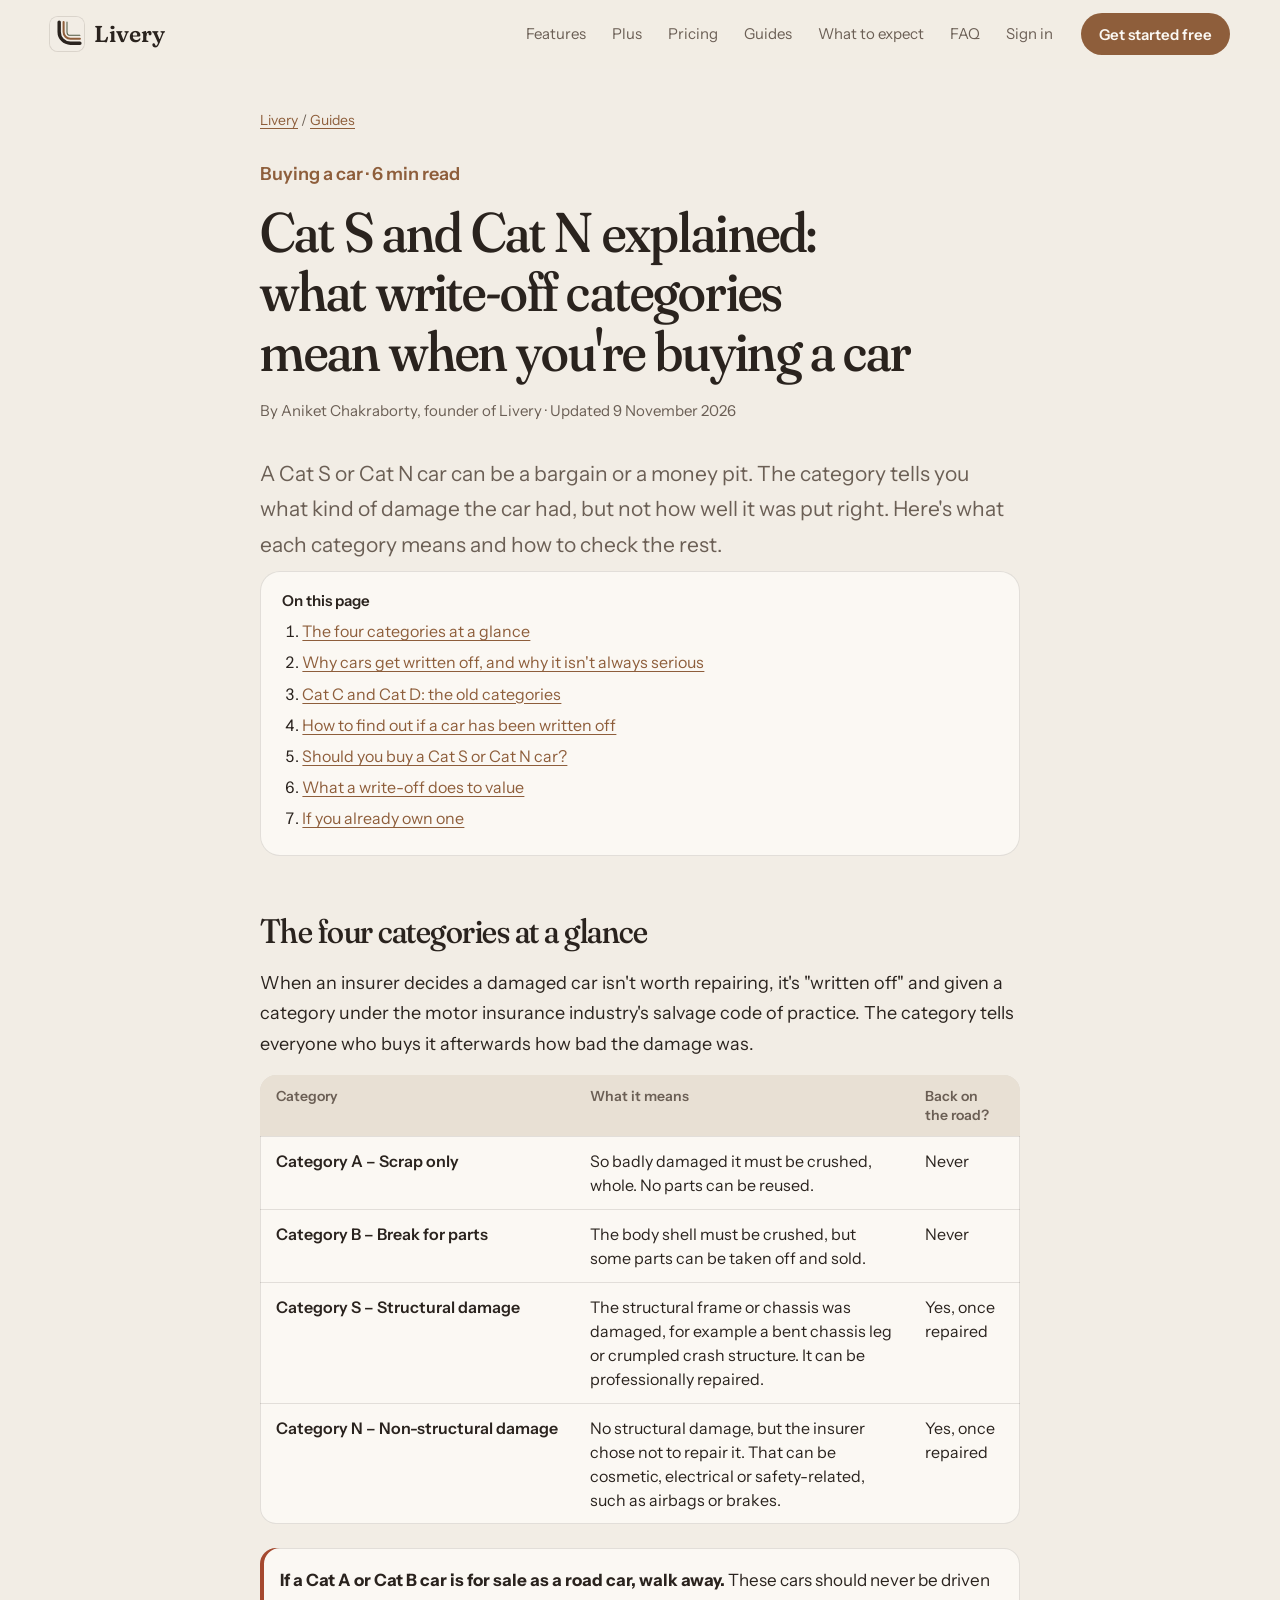
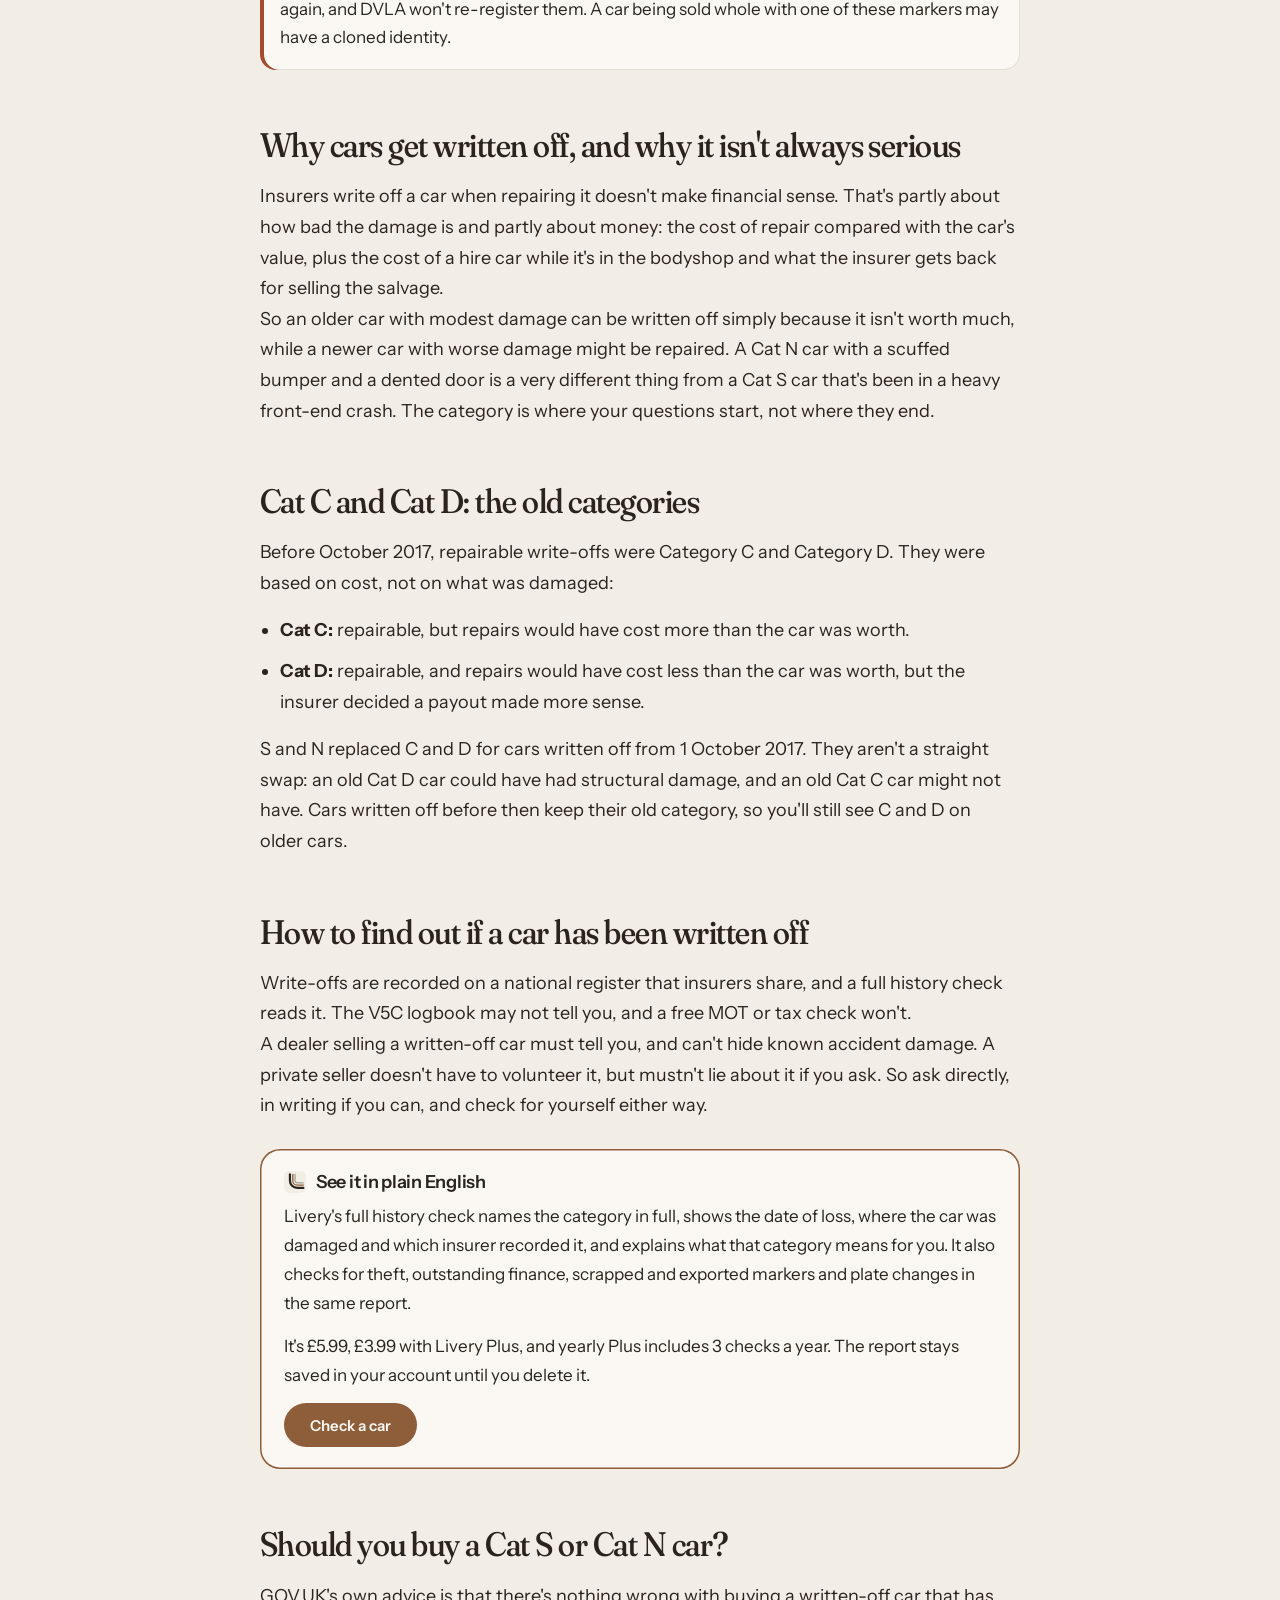
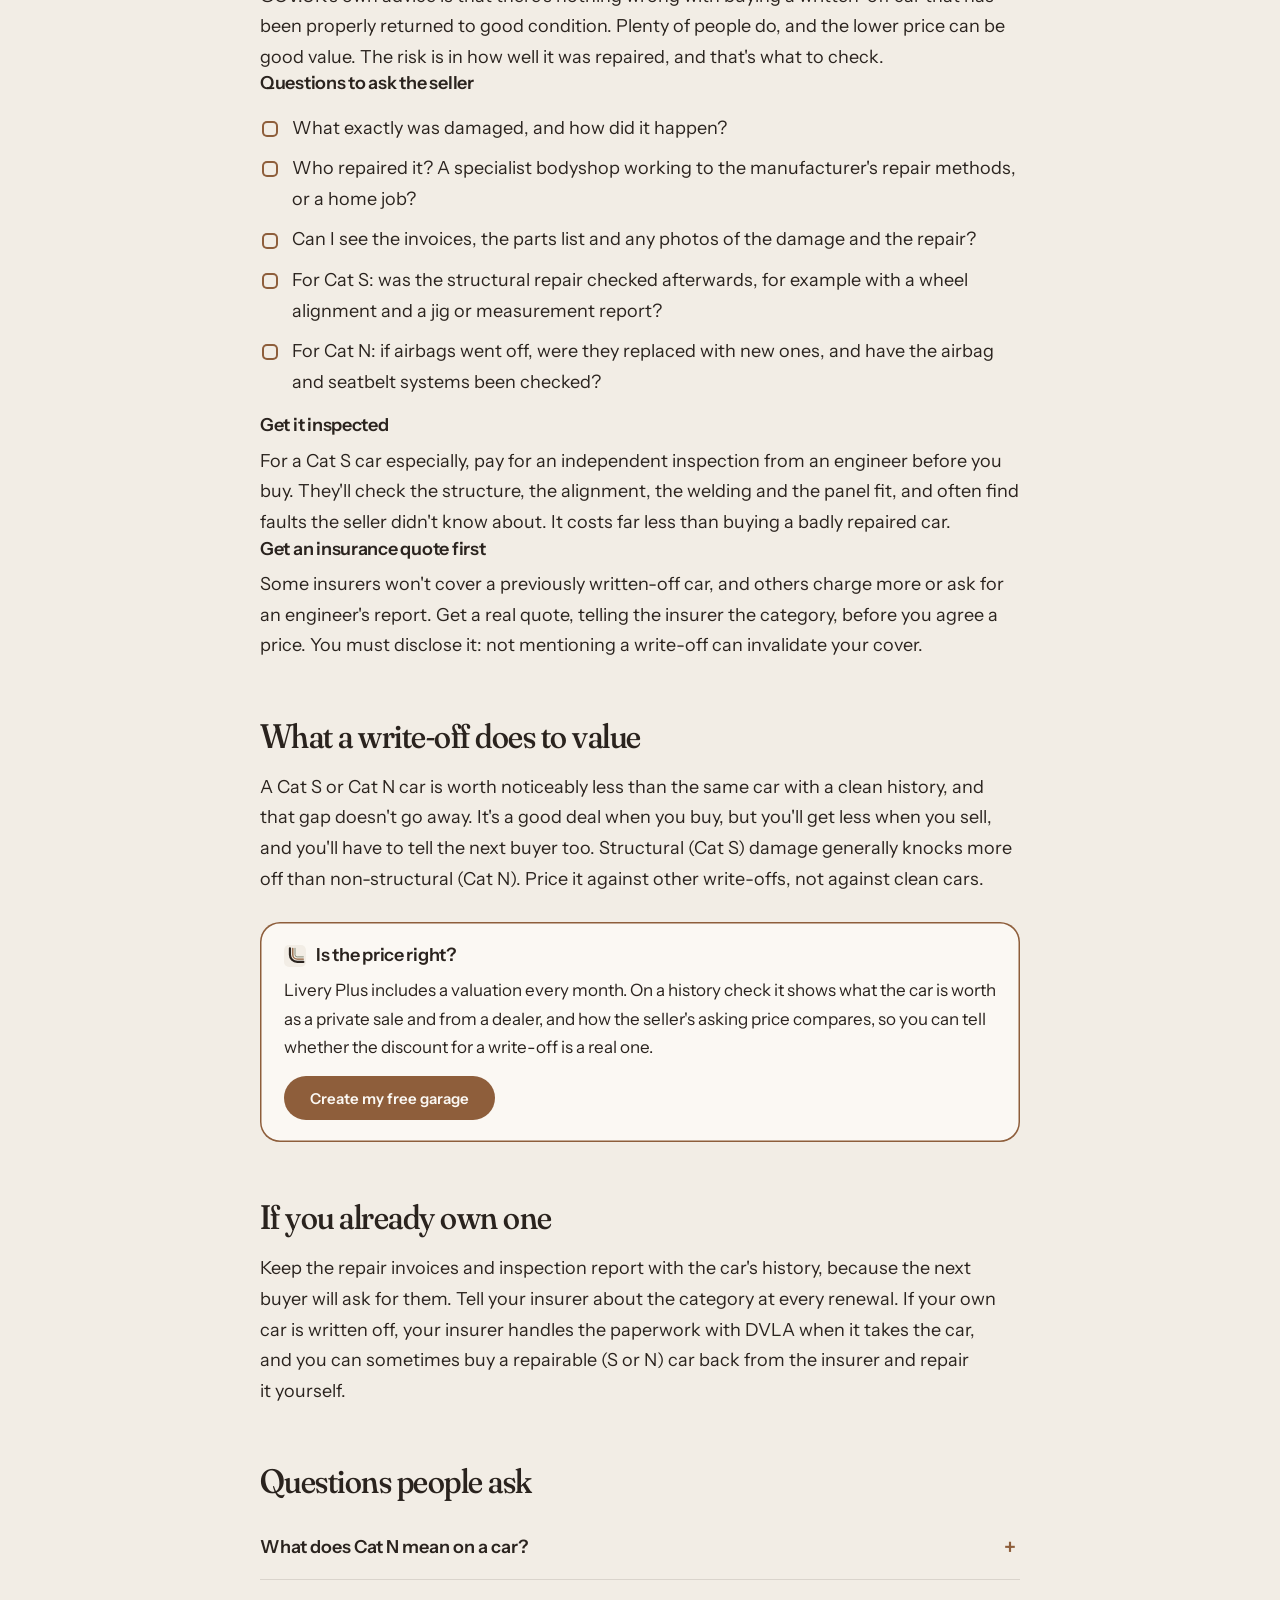
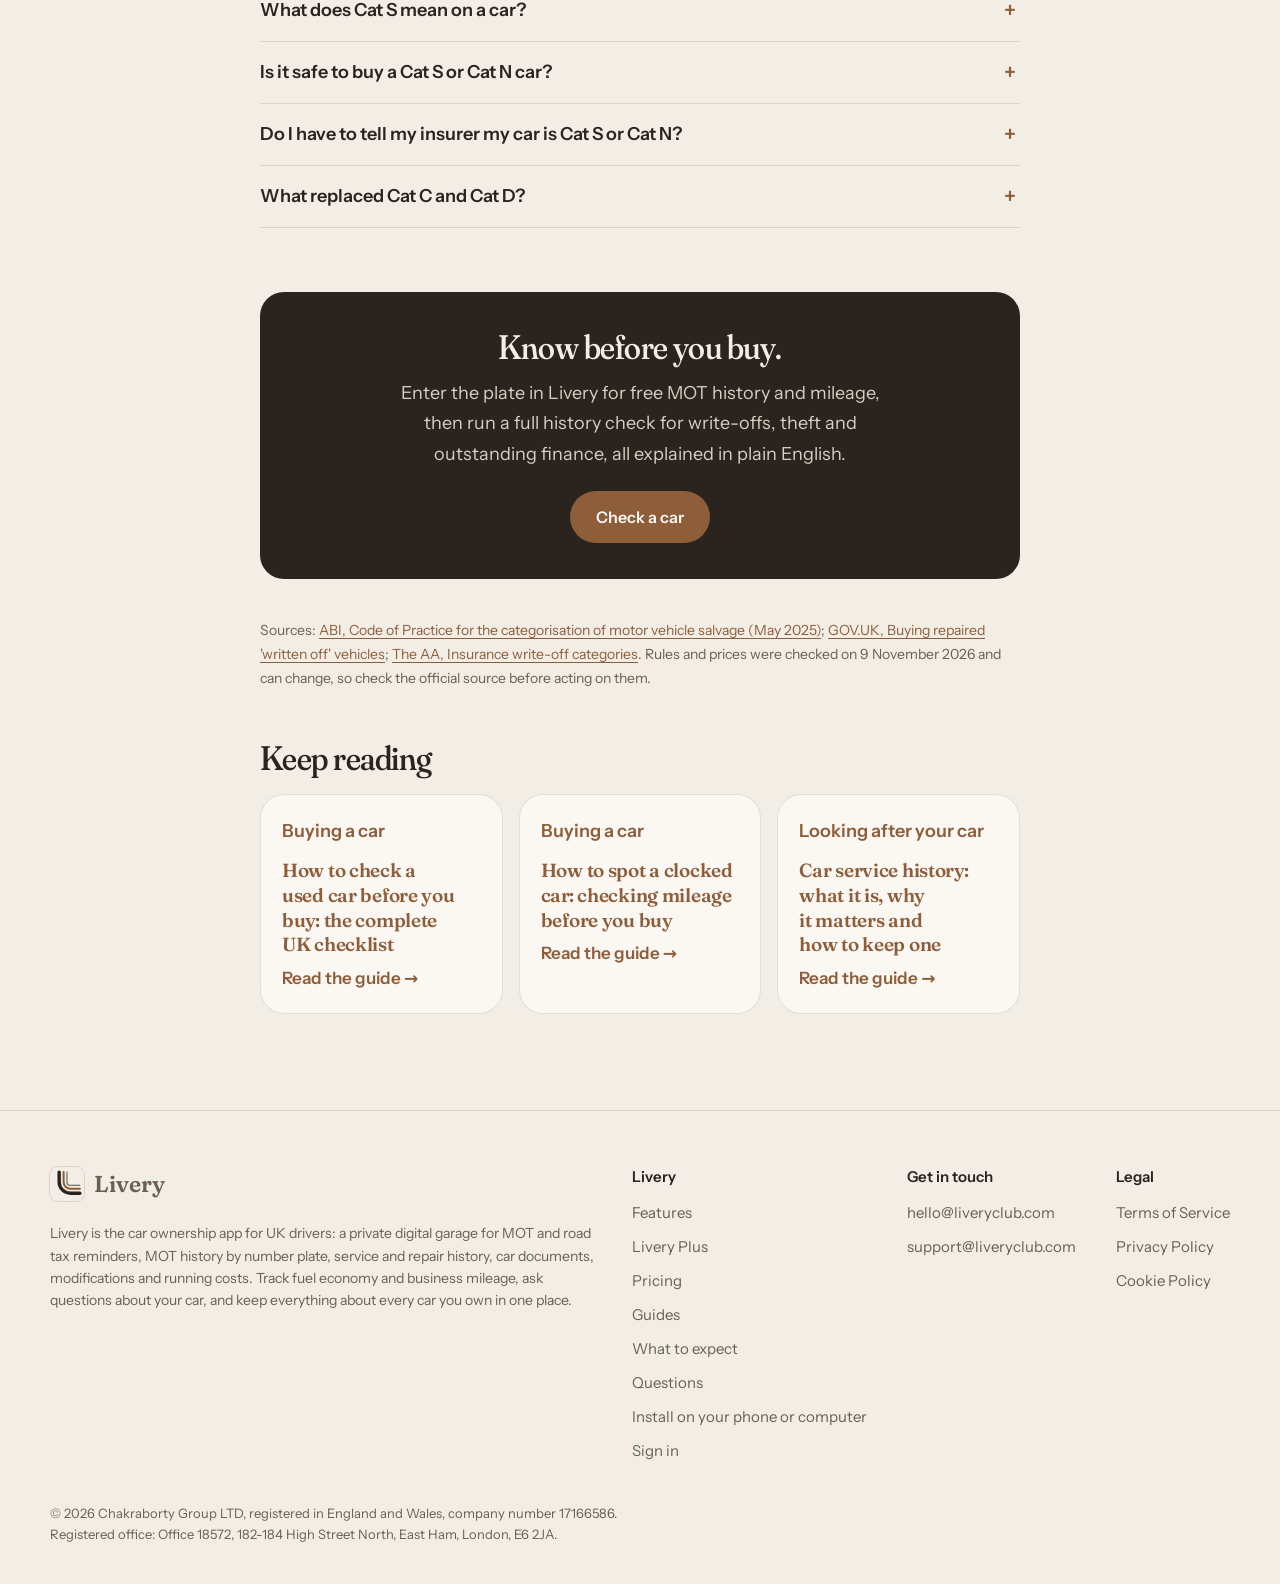
<file: guides/cat-s-cat-n-write-off-categories/index.html>
<!doctype html>
<html lang="en-GB">
  <head>
    <meta charset="utf-8" />
    <meta name="viewport" content="width=device-width, initial-scale=1, viewport-fit=cover" />
    <meta
      http-equiv="Content-Security-Policy"
      content="default-src 'self'; img-src 'self' data:; style-src 'self'; font-src 'self'; script-src 'self'; connect-src 'self' https://imdoayrrwunixcybqaai.supabase.co; base-uri 'self'; form-action 'self'"
    />
    <meta name="referrer" content="strict-origin-when-cross-origin" />
    <title>Cat S and Cat N explained: car write-off categories | Livery</title>
    <meta name="description" content="What Category A, B, S and N mean, how they replaced Cat C and D, how to find out if a car is a write-off, and how to buy a Cat S or Cat N car safely." />
    <link rel="canonical" href="https://liveryclub.com/guides/cat-s-cat-n-write-off-categories/" />
    <meta name="theme-color" content="#f2ede5" media="(prefers-color-scheme: light)" />
    <meta name="theme-color" content="#1c1814" media="(prefers-color-scheme: dark)" />
    <link rel="icon" href="/assets/favicon.svg" type="image/svg+xml" />
    <link rel="apple-touch-icon" href="/assets/apple-touch-icon.png" />
    <meta property="og:type" content="article" />
    <meta property="og:site_name" content="Livery" />
    <meta property="og:locale" content="en_GB" />
    <meta property="og:title" content="Cat S and Cat N explained: car write-off categories | Livery" />
    <meta property="og:description" content="What Category A, B, S and N mean, how they replaced Cat C and D, how to find out if a car is a write-off, and how to buy a Cat S or Cat N car safely." />
    <meta property="og:url" content="https://liveryclub.com/guides/cat-s-cat-n-write-off-categories/" />
    <meta property="og:image" content="https://liveryclub.com/assets/og.jpg" />
    <meta name="twitter:card" content="summary_large_image" />
    <link rel="preload" href="/fonts/fraunces.woff2" as="font" type="font/woff2" crossorigin />
    <link rel="preload" href="/fonts/instrument-sans.woff2" as="font" type="font/woff2" crossorigin />
    <link rel="stylesheet" href="/style.css" />
    <script type="application/ld+json">
{
  "@context": "https://schema.org",
  "@graph": [
    {
      "@type": "Article",
      "@id": "https://liveryclub.com/guides/cat-s-cat-n-write-off-categories/#article",
      "headline": "Cat S and Cat N explained: what write-off categories mean when you're buying a car",
      "description": "What Category A, B, S and N mean, how they replaced Cat C and D, how to find out if a car is a write-off, and how to buy a Cat S or Cat N car safely.",
      "inLanguage": "en-GB",
      "datePublished": "2026-11-09",
      "dateModified": "2026-11-09",
      "author": {
        "@type": "Person",
        "name": "Aniket Chakraborty",
        "jobTitle": "Founder, Livery"
      },
      "publisher": {
        "@type": "Organization",
        "@id": "https://liveryclub.com/#org",
        "name": "Livery",
        "url": "https://liveryclub.com/"
      },
      "mainEntityOfPage": "https://liveryclub.com/guides/cat-s-cat-n-write-off-categories/",
      "image": "https://liveryclub.com/assets/og.jpg"
    },
    {
      "@type": "BreadcrumbList",
      "itemListElement": [
        {
          "@type": "ListItem",
          "position": 1,
          "name": "Livery",
          "item": "https://liveryclub.com/"
        },
        {
          "@type": "ListItem",
          "position": 2,
          "name": "Guides",
          "item": "https://liveryclub.com/guides/"
        },
        {
          "@type": "ListItem",
          "position": 3,
          "name": "Write-off categories",
          "item": "https://liveryclub.com/guides/cat-s-cat-n-write-off-categories/"
        }
      ]
    },
    {
      "@type": "FAQPage",
      "mainEntity": [
        {
          "@type": "Question",
          "name": "What does Cat N mean on a car?",
          "acceptedAnswer": {
            "@type": "Answer",
            "text": "Category N means an insurer wrote the car off but it had no structural damage. The damage was to things like panels, lights, trim, electrics or airbags. It can be repaired and driven again, but it's usually worth less and some insurers charge more to cover it."
          }
        },
        {
          "@type": "Question",
          "name": "What does Cat S mean on a car?",
          "acceptedAnswer": {
            "@type": "Answer",
            "text": "Category S means the car's structural frame or chassis was damaged and an insurer wrote it off, but it can be professionally repaired and driven again. It's worth getting an independent inspection before buying one."
          }
        },
        {
          "@type": "Question",
          "name": "Is it safe to buy a Cat S or Cat N car?",
          "acceptedAnswer": {
            "@type": "Answer",
            "text": "It can be, if it was repaired properly. Ask for repair invoices and photos, get an independent inspection, especially for Cat S, and get an insurance quote before you buy."
          }
        },
        {
          "@type": "Question",
          "name": "Do I have to tell my insurer my car is Cat S or Cat N?",
          "acceptedAnswer": {
            "@type": "Answer",
            "text": "Yes. You need to declare it when you take out or renew a policy. Not mentioning it can invalidate your insurance."
          }
        },
        {
          "@type": "Question",
          "name": "What replaced Cat C and Cat D?",
          "acceptedAnswer": {
            "@type": "Answer",
            "text": "Categories S and N replaced C and D for cars written off from 1 October 2017. C and D were based on repair cost; S and N are based on whether the structure was damaged. Cars written off before then keep their old category."
          }
        }
      ]
    }
  ]
}
    </script>
  </head>
  <body>
    <a class="skip" href="#main">Skip to content</a>

    <header class="site-header">
      <div class="wrap">
        <a class="brand" href="/" aria-label="Livery home">
          <svg viewBox="0 0 100 100" aria-hidden="true">
            <rect width="100" height="100" rx="23" fill="#F2EDE5" />
            <g fill="none" stroke-linecap="round">
              <path d="M27 15 V44 A33 33 0 0 0 60 77 H88" stroke="#2A231E" stroke-width="10" />
              <path d="M40 15 V44 A20 20 0 0 0 60 64 H88" stroke="#8E5E3B" stroke-width="6" />
              <path d="M50 15 V44 A10 10 0 0 0 60 54 H88" stroke="#4F5A43" stroke-width="3" />
            </g>
          </svg>
          Livery
        </a>
        <nav class="nav" id="site-nav" aria-label="Main">
          <a href="/#features">Features</a>
          <a href="/#plus">Plus</a>
          <a href="/#pricing">Pricing</a>
          <a href="/guides/">Guides</a>
          <a href="/#expect">What to expect</a>
          <a href="/#faq">FAQ</a>
          <a href="https://app.liveryclub.com/auth">Sign in</a>
        </nav>
        <a class="btn btn-primary" href="https://app.liveryclub.com/auth?mode=signup">Get started free</a>
        <button class="menu-btn" type="button" aria-controls="site-nav" aria-expanded="false" aria-label="Open menu" data-menu-btn>
          <span></span><span></span><span></span>
        </button>
      </div>
    </header>

    <main id="main">
      <article class="article wrap">
        <nav class="crumbs" aria-label="Breadcrumb"><a href="/">Livery</a> <span aria-hidden="true">/</span> <a href="/guides/">Guides</a></nav>
        <p class="eyebrow">Buying a car · 6 min read</p>
        <h1>Cat S and Cat N explained: what write-off categories mean when you're buying a car</h1>
        <p class="article-meta">By Aniket Chakraborty, founder of Livery · Updated <time datetime="2026-11-09">9 November 2026</time></p>

        <p class="article-lede">A Cat S or Cat N car can be a bargain or a money pit. The category tells you what kind of damage the car had, but not how well it was put right. Here's what each category means and how to check the rest.</p>

        <nav class="toc" aria-label="On this page">
          <p>On this page</p>
          <ol>
            <li><a href="#categories">The four categories at a glance</a></li>
            <li><a href="#why">Why cars get written off, and why it isn't always serious</a></li>
            <li><a href="#old">Cat C and Cat D: the old categories</a></li>
            <li><a href="#find-out">How to find out if a car has been written off</a></li>
            <li><a href="#buy">Should you buy a Cat S or Cat N car?</a></li>
            <li><a href="#value">What a write-off does to value</a></li>
            <li><a href="#own">If you already own one</a></li>
          </ol>
        </nav>

        <h2 id="categories">The four categories at a glance</h2>
        <p>When an insurer decides a damaged car isn't worth repairing, it's "written off" and given a category under the motor insurance industry's salvage code of practice. The category tells everyone who buys it afterwards how bad the damage was.</p>
        <div class="table-wrap">
          <table>
            <thead><tr><th>Category</th><th>What it means</th><th>Back on the road?</th></tr></thead>
            <tbody>
              <tr><td>Category A – Scrap only</td><td>So badly damaged it must be crushed, whole. No parts can be reused.</td><td>Never</td></tr>
              <tr><td>Category B – Break for parts</td><td>The body shell must be crushed, but some parts can be taken off and sold.</td><td>Never</td></tr>
              <tr><td>Category S – Structural damage</td><td>The structural frame or chassis was damaged, for example a bent chassis leg or crumpled crash structure. It can be professionally repaired.</td><td>Yes, once repaired</td></tr>
              <tr><td>Category N – Non-structural damage</td><td>No structural damage, but the insurer chose not to repair it. That can be cosmetic, electrical or safety-related, such as airbags or brakes.</td><td>Yes, once repaired</td></tr>
            </tbody>
          </table>
        </div>
        <div class="callout callout-warn">
          <p><strong>If a Cat A or Cat B car is for sale as a road car, walk away.</strong> These cars should never be driven again, and DVLA won't re-register them. A car being sold whole with one of these markers may have a cloned identity.</p>
        </div>

        <h2 id="why">Why cars get written off, and why it isn't always serious</h2>
        <p>Insurers write off a car when repairing it doesn't make financial sense. That's partly about how bad the damage is and partly about money: the cost of repair compared with the car's value, plus the cost of a hire car while it's in the bodyshop and what the insurer gets back for selling the salvage.</p>
        <p>So an older car with modest damage can be written off simply because it isn't worth much, while a newer car with worse damage might be repaired. A Cat N car with a scuffed bumper and a dented door is a very different thing from a Cat S car that's been in a heavy front-end crash. The category is where your questions start, not where they end.</p>

        <h2 id="old">Cat C and Cat D: the old categories</h2>
        <p>Before October 2017, repairable write-offs were Category C and Category D. They were based on cost, not on what was damaged:</p>
        <ul>
          <li><strong>Cat C:</strong> repairable, but repairs would have cost more than the car was worth.</li>
          <li><strong>Cat D:</strong> repairable, and repairs would have cost less than the car was worth, but the insurer decided a payout made more sense.</li>
        </ul>
        <p>S and N replaced C and D for cars written off from 1 October 2017. They aren't a straight swap: an old Cat D car could have had structural damage, and an old Cat C car might not have. Cars written off before then keep their old category, so you'll still see C and D on older cars.</p>

        <h2 id="find-out">How to find out if a car has been written off</h2>
        <p>Write-offs are recorded on a national register that insurers share, and a full history check reads it. The V5C logbook may not tell you, and a free MOT or tax check won't.</p>
        <p>A dealer selling a written-off car must tell you, and can't hide known accident damage. A private seller doesn't have to volunteer it, but mustn't lie about it if you ask. So ask directly, in writing if you can, and check for yourself either way.</p>
        <div class="livery-box">
          <h3><svg viewBox="0 0 100 100" aria-hidden="true"><rect width="100" height="100" rx="23" fill="#F2EDE5" /><g fill="none" stroke-linecap="round"><path d="M27 15 V44 A33 33 0 0 0 60 77 H88" stroke="#2A231E" stroke-width="10" /><path d="M40 15 V44 A20 20 0 0 0 60 64 H88" stroke="#8E5E3B" stroke-width="6" /><path d="M50 15 V44 A10 10 0 0 0 60 54 H88" stroke="#4F5A43" stroke-width="3" /></g></svg> See it in plain English</h3>
          <p>Livery's full history check names the category in full, shows the date of loss, where the car was damaged and which insurer recorded it, and explains what that category means for you. It also checks for theft, outstanding finance, scrapped and exported markers and plate changes in the same report.</p>
          <p>It's £5.99, £3.99 with Livery Plus, and yearly Plus includes 3 checks a year. The report stays saved in your account until you delete it.</p>
          <a class="btn btn-primary" href="https://app.liveryclub.com/auth?mode=signup&amp;redirect=%2Fcheck">Check a car</a>
        </div>

        <h2 id="buy">Should you buy a Cat S or Cat N car?</h2>
        <p>GOV.UK's own advice is that there's nothing wrong with buying a written-off car that has been properly returned to good condition. Plenty of people do, and the lower price can be good value. The risk is in how well it was repaired, and that's what to check.</p>
        <h3>Questions to ask the seller</h3>
        <ul class="checklist">
          <li>What exactly was damaged, and how did it happen?</li>
          <li>Who repaired it? A specialist bodyshop working to the manufacturer's repair methods, or a home job?</li>
          <li>Can I see the invoices, the parts list and any photos of the damage and the repair?</li>
          <li>For Cat S: was the structural repair checked afterwards, for example with a wheel alignment and a jig or measurement report?</li>
          <li>For Cat N: if airbags went off, were they replaced with new ones, and have the airbag and seatbelt systems been checked?</li>
        </ul>
        <h3>Get it inspected</h3>
        <p>For a Cat S car especially, pay for an independent inspection from an engineer before you buy. They'll check the structure, the alignment, the welding and the panel fit, and often find faults the seller didn't know about. It costs far less than buying a badly repaired car.</p>
        <h3>Get an insurance quote first</h3>
        <p>Some insurers won't cover a previously written-off car, and others charge more or ask for an engineer's report. Get a real quote, telling the insurer the category, before you agree a price. You must disclose it: not mentioning a write-off can invalidate your cover.</p>

        <h2 id="value">What a write-off does to value</h2>
        <p>A Cat S or Cat N car is worth noticeably less than the same car with a clean history, and that gap doesn't go away. It's a good deal when you buy, but you'll get less when you sell, and you'll have to tell the next buyer too. Structural (Cat S) damage generally knocks more off than non-structural (Cat N). Price it against other write-offs, not against clean cars.</p>
        <div class="livery-box">
          <h3><svg viewBox="0 0 100 100" aria-hidden="true"><rect width="100" height="100" rx="23" fill="#F2EDE5" /><g fill="none" stroke-linecap="round"><path d="M27 15 V44 A33 33 0 0 0 60 77 H88" stroke="#2A231E" stroke-width="10" /><path d="M40 15 V44 A20 20 0 0 0 60 64 H88" stroke="#8E5E3B" stroke-width="6" /><path d="M50 15 V44 A10 10 0 0 0 60 54 H88" stroke="#4F5A43" stroke-width="3" /></g></svg> Is the price right?</h3>
          <p>Livery Plus includes a valuation every month. On a history check it shows what the car is worth as a private sale and from a dealer, and how the seller's asking price compares, so you can tell whether the discount for a write-off is a real one.</p>
          <a class="btn btn-primary" href="https://app.liveryclub.com/auth?mode=signup">Create my free garage</a>
        </div>

        <h2 id="own">If you already own one</h2>
        <p>Keep the repair invoices and inspection report with the car's history, because the next buyer will ask for them. Tell your insurer about the category at every renewal. If your own car is written off, your insurer handles the paperwork with DVLA when it takes the car, and you can sometimes buy a repairable (S or N) car back from the insurer and repair it yourself.</p>

        <section class="article-faq" aria-labelledby="faq-title">
          <h2 id="faq-title">Questions people ask</h2>
          <details>
            <summary>What does Cat N mean on a car?</summary>
            <p>Category N means an insurer wrote the car off but it had no structural damage. The damage was to things like panels, lights, trim, electrics or airbags. It can be repaired and driven again, but it's usually worth less and some insurers charge more to cover it.</p>
          </details>
          <details>
            <summary>What does Cat S mean on a car?</summary>
            <p>Category S means the car's structural frame or chassis was damaged and an insurer wrote it off, but it can be professionally repaired and driven again. It's worth getting an independent inspection before buying one.</p>
          </details>
          <details>
            <summary>Is it safe to buy a Cat S or Cat N car?</summary>
            <p>It can be, if it was repaired properly. Ask for repair invoices and photos, get an independent inspection, especially for Cat S, and get an insurance quote before you buy.</p>
          </details>
          <details>
            <summary>Do I have to tell my insurer my car is Cat S or Cat N?</summary>
            <p>Yes. You need to declare it when you take out or renew a policy. Not mentioning it can invalidate your insurance.</p>
          </details>
          <details>
            <summary>What replaced Cat C and Cat D?</summary>
            <p>Categories S and N replaced C and D for cars written off from 1 October 2017. C and D were based on repair cost; S and N are based on whether the structure was damaged. Cars written off before then keep their old category.</p>
          </details>
        </section>

        <aside class="article-cta">
          <h2>Know before you buy.</h2>
          <p>Enter the plate in Livery for free MOT history and mileage, then run a full history check for write-offs, theft and outstanding finance, all explained in plain English.</p>
          <a class="btn btn-primary" href="https://app.liveryclub.com/auth?mode=signup&amp;redirect=%2Fcheck">Check a car</a>
        </aside>

        <p class="article-sources">Sources: <a href="https://www.abi.org.uk/globalassets/files/publications/public/motor/2019/codepracticecategorisationmotorisedvehiclesalvagemay2025.pdf" rel="noopener">ABI, Code of Practice for the categorisation of motor vehicle salvage (May 2025)</a>; <a href="https://www.gov.uk/government/publications/buying-repaired-written-off-vehicles-a-consumer-guide/buying-repaired-written-off-vehicles-a-consumer-guide" rel="noopener">GOV.UK, Buying repaired 'written off' vehicles</a>; <a href="https://www.theaa.com/car-insurance/advice/damage-categories" rel="noopener">The AA, Insurance write-off categories</a>. Rules and prices were checked on 9 November 2026 and can change, so check the official source before acting on them.</p>

        <section class="related" aria-labelledby="related-title">
          <h2 id="related-title">Keep reading</h2>
          <div class="guide-list">
          <a class="guide-card" href="/guides/used-car-checks-before-buying/">
            <p class="eyebrow">Buying a car</p>
            <h3>How to check a used car before you buy: the complete UK checklist</h3>
            <span class="guide-more">Read the guide →</span>
          </a>
          <a class="guide-card" href="/guides/spot-clocked-car-mileage/">
            <p class="eyebrow">Buying a car</p>
            <h3>How to spot a clocked car: checking mileage before you buy</h3>
            <span class="guide-more">Read the guide →</span>
          </a>
          <a class="guide-card" href="/guides/car-service-history/">
            <p class="eyebrow">Looking after your car</p>
            <h3>Car service history: what it is, why it matters and how to keep one</h3>
            <span class="guide-more">Read the guide →</span>
          </a>
          </div>
        </section>
      </article>
    </main>

    <footer class="site-footer">
      <div class="wrap">
        <div class="footer-top">
          <div class="footer-brand">
            <a class="brand" href="/" aria-label="Livery home">
              <svg viewBox="0 0 100 100" aria-hidden="true">
                <rect width="100" height="100" rx="23" fill="#F2EDE5" />
                <g fill="none" stroke-linecap="round">
                  <path d="M27 15 V44 A33 33 0 0 0 60 77 H88" stroke="#2A231E" stroke-width="10" />
                  <path d="M40 15 V44 A20 20 0 0 0 60 64 H88" stroke="#8E5E3B" stroke-width="6" />
                  <path d="M50 15 V44 A10 10 0 0 0 60 54 H88" stroke="#4F5A43" stroke-width="3" />
                </g>
              </svg>
              Livery
            </a>
            <p class="footer-about">
              Livery is the car ownership app for UK drivers: a private digital garage for MOT and
              road tax reminders, MOT history by number plate, service and repair history, car
              documents, modifications and running costs. Track fuel economy and business mileage,
              ask questions about your car, and keep everything about every car you own in one place.
            </p>
          </div>
          <div class="footer-links">
            <div>
              <h4>Livery</h4>
              <a href="/#features">Features</a>
              <a href="/#plus">Livery Plus</a>
              <a href="/#pricing">Pricing</a>
              <a href="/guides/">Guides</a>
              <a href="/#expect">What to expect</a>
              <a href="/#faq">Questions</a>
              <a href="/#install">Install on your phone or computer</a>
              <a href="https://app.liveryclub.com/auth">Sign in</a>
            </div>
            <div>
              <h4>Get in touch</h4>
              <a href="mailto:hello@liveryclub.com">hello@liveryclub.com</a>
              <a href="mailto:support@liveryclub.com">support@liveryclub.com</a>
            </div>
            <div>
              <h4>Legal</h4>
              <a href="https://app.liveryclub.com/terms">Terms of Service</a>
              <a href="https://app.liveryclub.com/privacy">Privacy Policy</a>
              <a href="https://app.liveryclub.com/cookies">Cookie Policy</a>
            </div>
          </div>
        </div>
        <p class="footer-legal">
          © <span data-year>2026</span> Chakraborty Group LTD, registered in England and Wales,
          company number 17166586. Registered office: Office 18572, 182-184 High Street North, East
          Ham, London, E6 2JA.
        </p>
      </div>
    </footer>
    <script src="/nav.js" defer></script>
  </body>
</html>
</file>
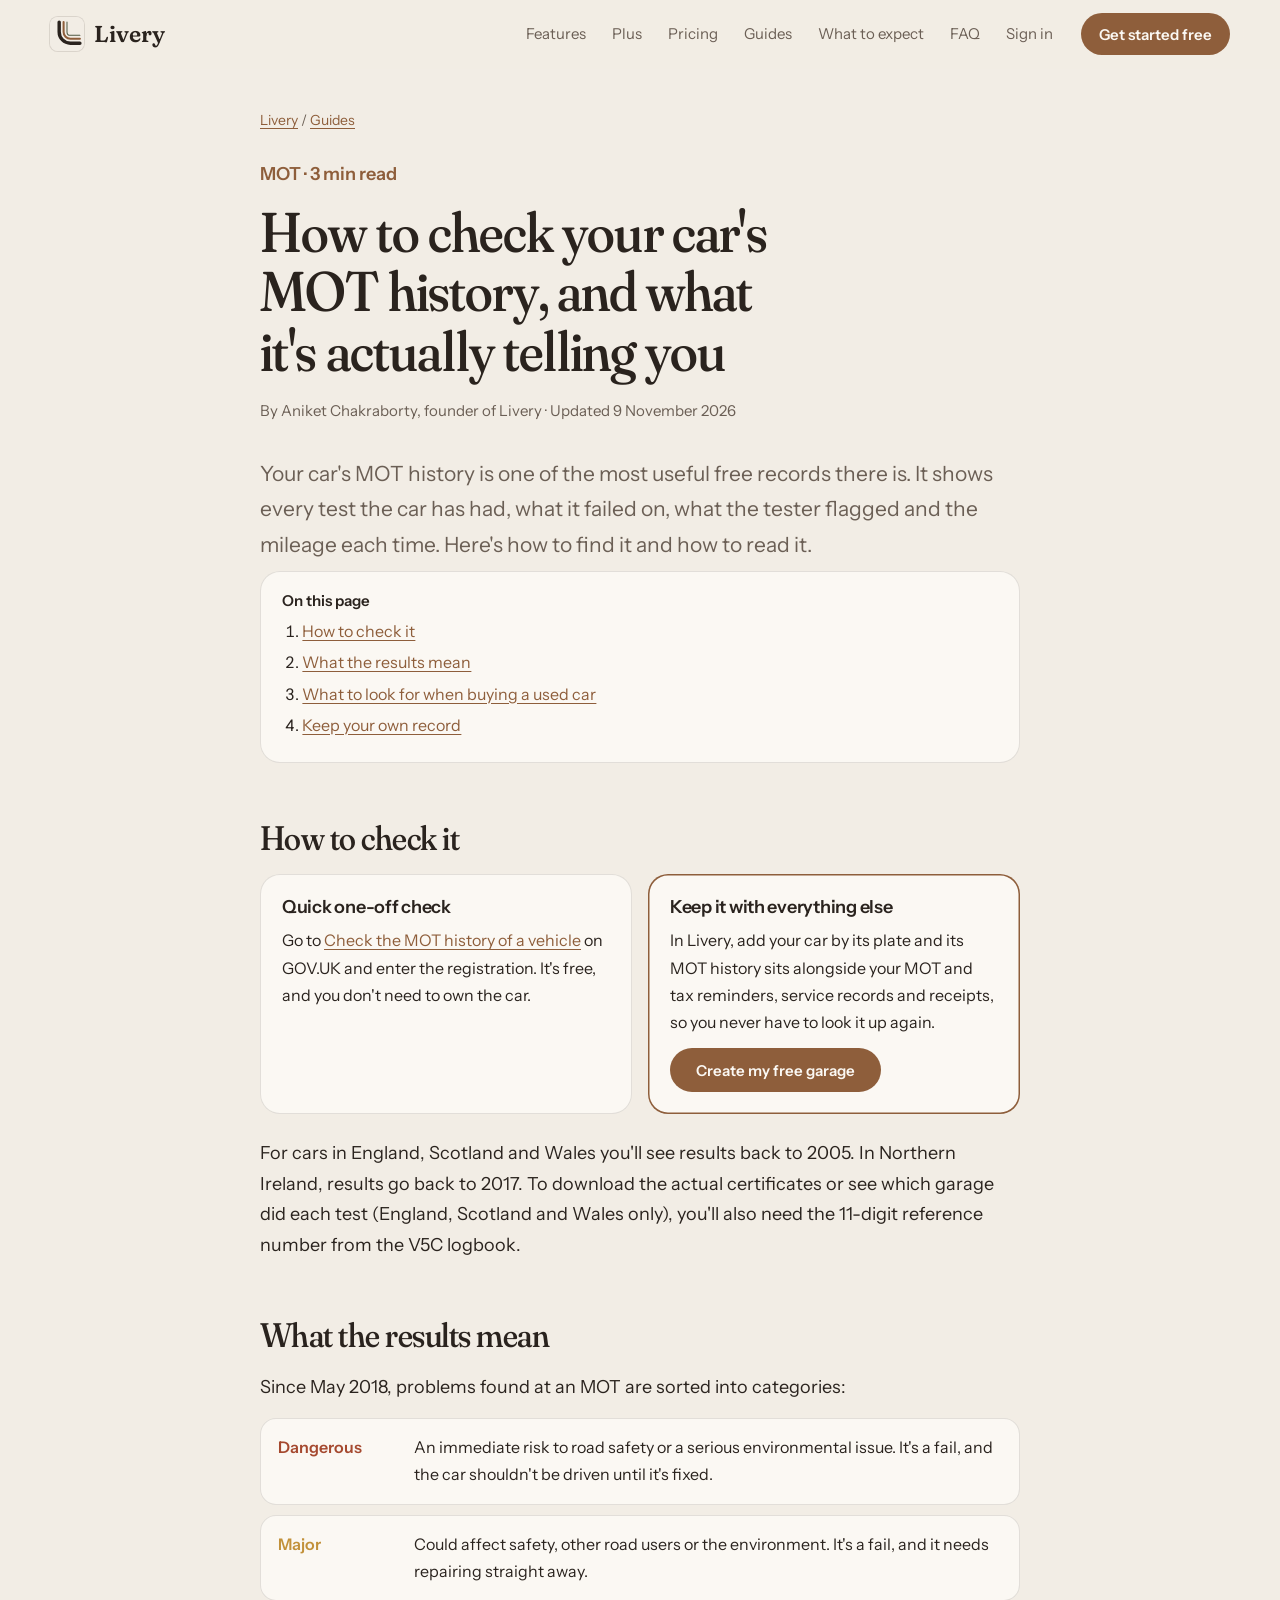
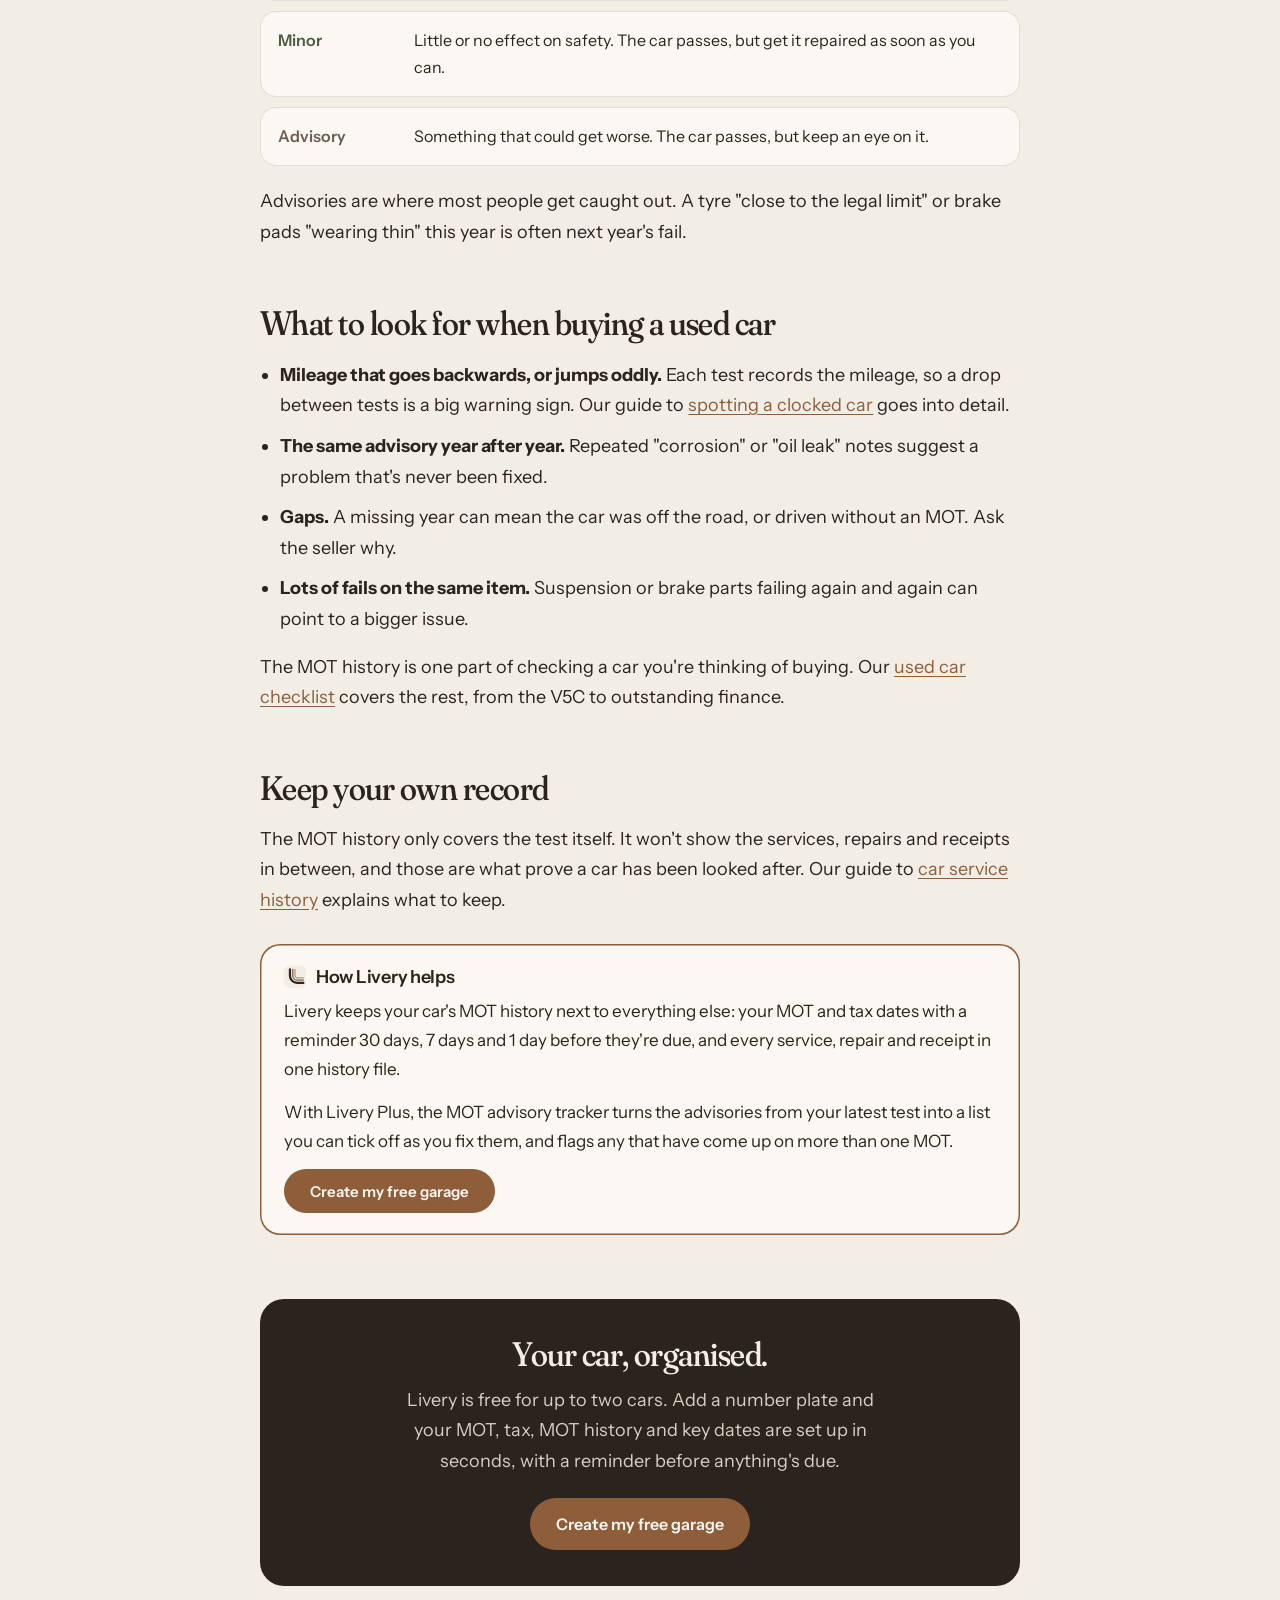
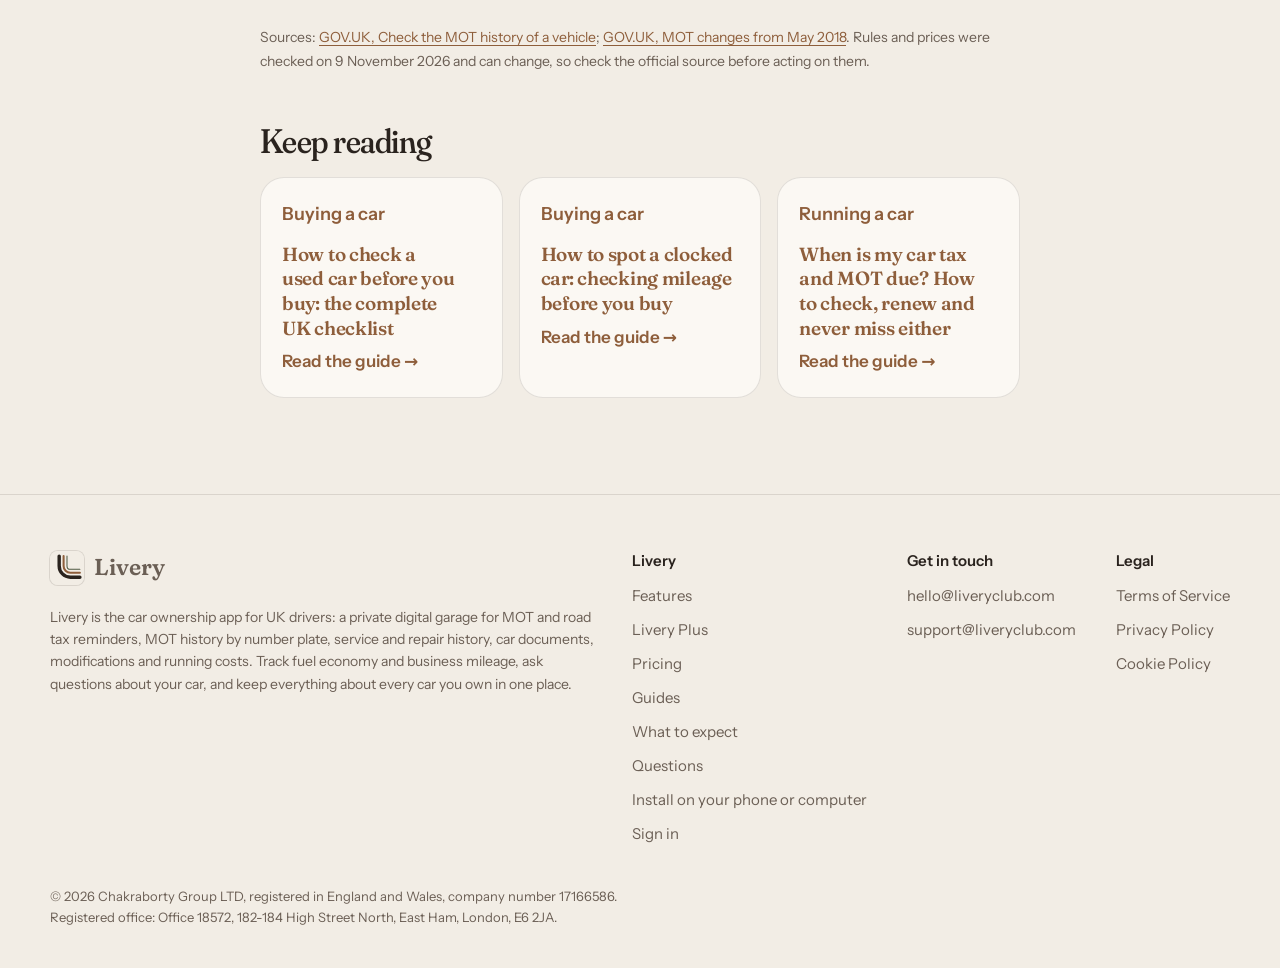
<file: guides/check-mot-history/index.html>
<!doctype html>
<html lang="en-GB">
  <head>
    <meta charset="utf-8" />
    <meta name="viewport" content="width=device-width, initial-scale=1, viewport-fit=cover" />
    <meta
      http-equiv="Content-Security-Policy"
      content="default-src 'self'; img-src 'self' data:; style-src 'self'; font-src 'self'; script-src 'self'; connect-src 'self' https://imdoayrrwunixcybqaai.supabase.co; base-uri 'self'; form-action 'self'"
    />
    <meta name="referrer" content="strict-origin-when-cross-origin" />
    <title>How to check MOT history and what advisories mean | Livery</title>
    <meta name="description" content="Check any car&#x27;s MOT history free in under a minute. What dangerous, major, minor and advisory items mean, and what to look for before you buy." />
    <link rel="canonical" href="https://liveryclub.com/guides/check-mot-history/" />
    <meta name="theme-color" content="#f2ede5" media="(prefers-color-scheme: light)" />
    <meta name="theme-color" content="#1c1814" media="(prefers-color-scheme: dark)" />
    <link rel="icon" href="/assets/favicon.svg" type="image/svg+xml" />
    <link rel="apple-touch-icon" href="/assets/apple-touch-icon.png" />
    <meta property="og:type" content="article" />
    <meta property="og:site_name" content="Livery" />
    <meta property="og:locale" content="en_GB" />
    <meta property="og:title" content="How to check MOT history and what advisories mean | Livery" />
    <meta property="og:description" content="Check any car&#x27;s MOT history free in under a minute. What dangerous, major, minor and advisory items mean, and what to look for before you buy." />
    <meta property="og:url" content="https://liveryclub.com/guides/check-mot-history/" />
    <meta property="og:image" content="https://liveryclub.com/assets/og.jpg" />
    <meta name="twitter:card" content="summary_large_image" />
    <link rel="preload" href="/fonts/fraunces.woff2" as="font" type="font/woff2" crossorigin />
    <link rel="preload" href="/fonts/instrument-sans.woff2" as="font" type="font/woff2" crossorigin />
    <link rel="stylesheet" href="/style.css" />
    <script type="application/ld+json">
{
  "@context": "https://schema.org",
  "@graph": [
    {
      "@type": "Article",
      "@id": "https://liveryclub.com/guides/check-mot-history/#article",
      "headline": "How to check your car's MOT history, and what it's actually telling you",
      "description": "Check any car's MOT history free in under a minute. What dangerous, major, minor and advisory items mean, and what to look for before you buy.",
      "inLanguage": "en-GB",
      "datePublished": "2026-11-04",
      "dateModified": "2026-11-09",
      "author": {
        "@type": "Person",
        "name": "Aniket Chakraborty",
        "jobTitle": "Founder, Livery"
      },
      "publisher": {
        "@type": "Organization",
        "@id": "https://liveryclub.com/#org",
        "name": "Livery",
        "url": "https://liveryclub.com/"
      },
      "mainEntityOfPage": "https://liveryclub.com/guides/check-mot-history/",
      "image": "https://liveryclub.com/assets/og.jpg"
    },
    {
      "@type": "BreadcrumbList",
      "itemListElement": [
        {
          "@type": "ListItem",
          "position": 1,
          "name": "Livery",
          "item": "https://liveryclub.com/"
        },
        {
          "@type": "ListItem",
          "position": 2,
          "name": "Guides",
          "item": "https://liveryclub.com/guides/"
        },
        {
          "@type": "ListItem",
          "position": 3,
          "name": "Check MOT history",
          "item": "https://liveryclub.com/guides/check-mot-history/"
        }
      ]
    }
  ]
}
    </script>
  </head>
  <body>
    <a class="skip" href="#main">Skip to content</a>

    <header class="site-header">
      <div class="wrap">
        <a class="brand" href="/" aria-label="Livery home">
          <svg viewBox="0 0 100 100" aria-hidden="true">
            <rect width="100" height="100" rx="23" fill="#F2EDE5" />
            <g fill="none" stroke-linecap="round">
              <path d="M27 15 V44 A33 33 0 0 0 60 77 H88" stroke="#2A231E" stroke-width="10" />
              <path d="M40 15 V44 A20 20 0 0 0 60 64 H88" stroke="#8E5E3B" stroke-width="6" />
              <path d="M50 15 V44 A10 10 0 0 0 60 54 H88" stroke="#4F5A43" stroke-width="3" />
            </g>
          </svg>
          Livery
        </a>
        <nav class="nav" id="site-nav" aria-label="Main">
          <a href="/#features">Features</a>
          <a href="/#plus">Plus</a>
          <a href="/#pricing">Pricing</a>
          <a href="/guides/">Guides</a>
          <a href="/#expect">What to expect</a>
          <a href="/#faq">FAQ</a>
          <a href="https://app.liveryclub.com/auth">Sign in</a>
        </nav>
        <a class="btn btn-primary" href="https://app.liveryclub.com/auth?mode=signup">Get started free</a>
        <button class="menu-btn" type="button" aria-controls="site-nav" aria-expanded="false" aria-label="Open menu" data-menu-btn>
          <span></span><span></span><span></span>
        </button>
      </div>
    </header>

    <main id="main">
      <article class="article wrap">
        <nav class="crumbs" aria-label="Breadcrumb"><a href="/">Livery</a> <span aria-hidden="true">/</span> <a href="/guides/">Guides</a></nav>
        <p class="eyebrow">MOT · 3 min read</p>
        <h1>How to check your car's MOT history, and what it's actually telling you</h1>
        <p class="article-meta">By Aniket Chakraborty, founder of Livery · Updated <time datetime="2026-11-09">9 November 2026</time></p>

        <p class="article-lede">Your car's MOT history is one of the most useful free records there is. It shows every test the car has had, what it failed on, what the tester flagged and the mileage each time. Here's how to find it and how to read it.</p>

        <nav class="toc" aria-label="On this page">
          <p>On this page</p>
          <ol>
            <li><a href="#how">How to check it</a></li>
            <li><a href="#results">What the results mean</a></li>
            <li><a href="#buying">What to look for when buying a used car</a></li>
            <li><a href="#record">Keep your own record</a></li>
          </ol>
        </nav>

        <h2 id="how">How to check it</h2>
        <div class="steps-pair">
          <div class="step-card">
            <h3>Quick one-off check</h3>
            <p>Go to <a href="https://www.gov.uk/check-mot-history" rel="noopener">Check the MOT history of a vehicle</a> on GOV.UK and enter the registration. It's free, and you don't need to own the car.</p>
          </div>
          <div class="step-card step-card-livery">
            <h3>Keep it with everything else</h3>
            <p>In Livery, add your car by its plate and its MOT history sits alongside your MOT and tax reminders, service records and receipts, so you never have to look it up again.</p>
            <a class="btn btn-primary" href="https://app.liveryclub.com/auth?mode=signup">Create my free garage</a>
          </div>
        </div>
        <p>For cars in England, Scotland and Wales you'll see results back to 2005. In Northern Ireland, results go back to 2017. To download the actual certificates or see which garage did each test (England, Scotland and Wales only), you'll also need the 11-digit reference number from the V5C logbook.</p>

        <h2 id="results">What the results mean</h2>
        <p>Since May 2018, problems found at an MOT are sorted into categories:</p>
        <dl class="defects">
          <div class="defect defect-dangerous"><dt>Dangerous</dt><dd>An immediate risk to road safety or a serious environmental issue. It's a fail, and the car shouldn't be driven until it's fixed.</dd></div>
          <div class="defect defect-major"><dt>Major</dt><dd>Could affect safety, other road users or the environment. It's a fail, and it needs repairing straight away.</dd></div>
          <div class="defect defect-minor"><dt>Minor</dt><dd>Little or no effect on safety. The car passes, but get it repaired as soon as you can.</dd></div>
          <div class="defect defect-advisory"><dt>Advisory</dt><dd>Something that could get worse. The car passes, but keep an eye on it.</dd></div>
        </dl>
        <p>Advisories are where most people get caught out. A tyre "close to the legal limit" or brake pads "wearing thin" this year is often next year's fail.</p>

        <h2 id="buying">What to look for when buying a used car</h2>
        <ul>
          <li><strong>Mileage that goes backwards, or jumps oddly.</strong> Each test records the mileage, so a drop between tests is a big warning sign. Our guide to <a href="/guides/spot-clocked-car-mileage/">spotting a clocked car</a> goes into detail.</li>
          <li><strong>The same advisory year after year.</strong> Repeated "corrosion" or "oil leak" notes suggest a problem that's never been fixed.</li>
          <li><strong>Gaps.</strong> A missing year can mean the car was off the road, or driven without an MOT. Ask the seller why.</li>
          <li><strong>Lots of fails on the same item.</strong> Suspension or brake parts failing again and again can point to a bigger issue.</li>
        </ul>
        <p>The MOT history is one part of checking a car you're thinking of buying. Our <a href="/guides/used-car-checks-before-buying/">used car checklist</a> covers the rest, from the V5C to outstanding finance.</p>

        <h2 id="record">Keep your own record</h2>
        <p>The MOT history only covers the test itself. It won't show the services, repairs and receipts in between, and those are what prove a car has been looked after. Our guide to <a href="/guides/car-service-history/">car service history</a> explains what to keep.</p>
        <div class="livery-box">
          <h3><svg viewBox="0 0 100 100" aria-hidden="true"><rect width="100" height="100" rx="23" fill="#F2EDE5" /><g fill="none" stroke-linecap="round"><path d="M27 15 V44 A33 33 0 0 0 60 77 H88" stroke="#2A231E" stroke-width="10" /><path d="M40 15 V44 A20 20 0 0 0 60 64 H88" stroke="#8E5E3B" stroke-width="6" /><path d="M50 15 V44 A10 10 0 0 0 60 54 H88" stroke="#4F5A43" stroke-width="3" /></g></svg> How Livery helps</h3>
          <p>Livery keeps your car's MOT history next to everything else: your MOT and tax dates with a reminder 30 days, 7 days and 1 day before they're due, and every service, repair and receipt in one history file.</p>
          <p>With Livery Plus, the MOT advisory tracker turns the advisories from your latest test into a list you can tick off as you fix them, and flags any that have come up on more than one MOT.</p>
          <a class="btn btn-primary" href="https://app.liveryclub.com/auth?mode=signup">Create my free garage</a>
        </div>



        <aside class="article-cta">
          <h2>Your car, organised.</h2>
          <p>Livery is free for up to two cars. Add a number plate and your MOT, tax, MOT history and key dates are set up in seconds, with a reminder before anything's due.</p>
          <a class="btn btn-primary" href="https://app.liveryclub.com/auth?mode=signup">Create my free garage</a>
        </aside>

        <p class="article-sources">Sources: <a href="https://www.gov.uk/check-mot-history" rel="noopener">GOV.UK, Check the MOT history of a vehicle</a>; <a href="https://www.gov.uk/government/publications/mot-changes-from-may-2018-guidance-for-mot-testers/overview-of-mot-changes-from-may-2018" rel="noopener">GOV.UK, MOT changes from May 2018</a>. Rules and prices were checked on 9 November 2026 and can change, so check the official source before acting on them.</p>

        <section class="related" aria-labelledby="related-title">
          <h2 id="related-title">Keep reading</h2>
          <div class="guide-list">
          <a class="guide-card" href="/guides/used-car-checks-before-buying/">
            <p class="eyebrow">Buying a car</p>
            <h3>How to check a used car before you buy: the complete UK checklist</h3>
            <span class="guide-more">Read the guide →</span>
          </a>
          <a class="guide-card" href="/guides/spot-clocked-car-mileage/">
            <p class="eyebrow">Buying a car</p>
            <h3>How to spot a clocked car: checking mileage before you buy</h3>
            <span class="guide-more">Read the guide →</span>
          </a>
          <a class="guide-card" href="/guides/car-tax-and-mot-due-dates/">
            <p class="eyebrow">Running a car</p>
            <h3>When is my car tax and MOT due? How to check, renew and never miss either</h3>
            <span class="guide-more">Read the guide →</span>
          </a>
          </div>
        </section>
      </article>
    </main>

    <footer class="site-footer">
      <div class="wrap">
        <div class="footer-top">
          <div class="footer-brand">
            <a class="brand" href="/" aria-label="Livery home">
              <svg viewBox="0 0 100 100" aria-hidden="true">
                <rect width="100" height="100" rx="23" fill="#F2EDE5" />
                <g fill="none" stroke-linecap="round">
                  <path d="M27 15 V44 A33 33 0 0 0 60 77 H88" stroke="#2A231E" stroke-width="10" />
                  <path d="M40 15 V44 A20 20 0 0 0 60 64 H88" stroke="#8E5E3B" stroke-width="6" />
                  <path d="M50 15 V44 A10 10 0 0 0 60 54 H88" stroke="#4F5A43" stroke-width="3" />
                </g>
              </svg>
              Livery
            </a>
            <p class="footer-about">
              Livery is the car ownership app for UK drivers: a private digital garage for MOT and
              road tax reminders, MOT history by number plate, service and repair history, car
              documents, modifications and running costs. Track fuel economy and business mileage,
              ask questions about your car, and keep everything about every car you own in one place.
            </p>
          </div>
          <div class="footer-links">
            <div>
              <h4>Livery</h4>
              <a href="/#features">Features</a>
              <a href="/#plus">Livery Plus</a>
              <a href="/#pricing">Pricing</a>
              <a href="/guides/">Guides</a>
              <a href="/#expect">What to expect</a>
              <a href="/#faq">Questions</a>
              <a href="/#install">Install on your phone or computer</a>
              <a href="https://app.liveryclub.com/auth">Sign in</a>
            </div>
            <div>
              <h4>Get in touch</h4>
              <a href="mailto:hello@liveryclub.com">hello@liveryclub.com</a>
              <a href="mailto:support@liveryclub.com">support@liveryclub.com</a>
            </div>
            <div>
              <h4>Legal</h4>
              <a href="https://app.liveryclub.com/terms">Terms of Service</a>
              <a href="https://app.liveryclub.com/privacy">Privacy Policy</a>
              <a href="https://app.liveryclub.com/cookies">Cookie Policy</a>
            </div>
          </div>
        </div>
        <p class="footer-legal">
          © <span data-year>2026</span> Chakraborty Group LTD, registered in England and Wales,
          company number 17166586. Registered office: Office 18572, 182-184 High Street North, East
          Ham, London, E6 2JA.
        </p>
      </div>
    </footer>
    <script src="/nav.js" defer></script>
  </body>
</html>
</file>
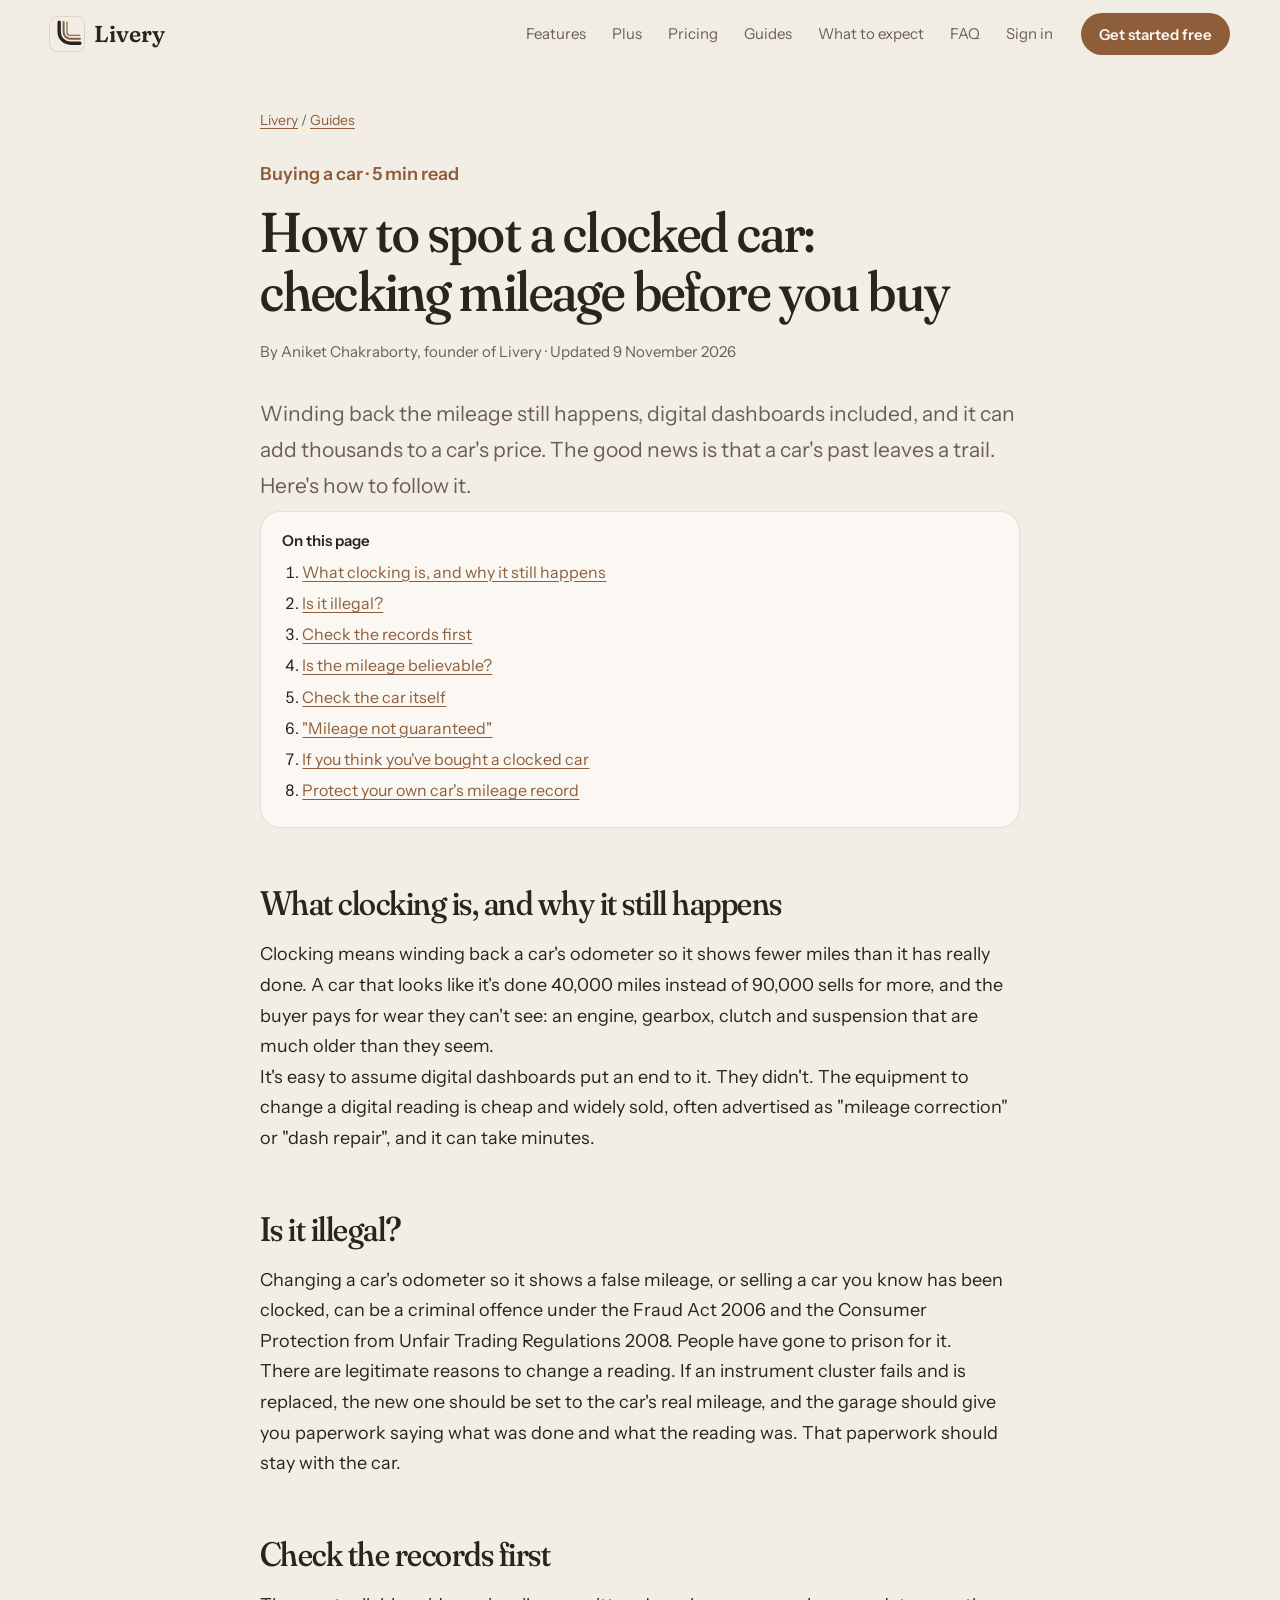
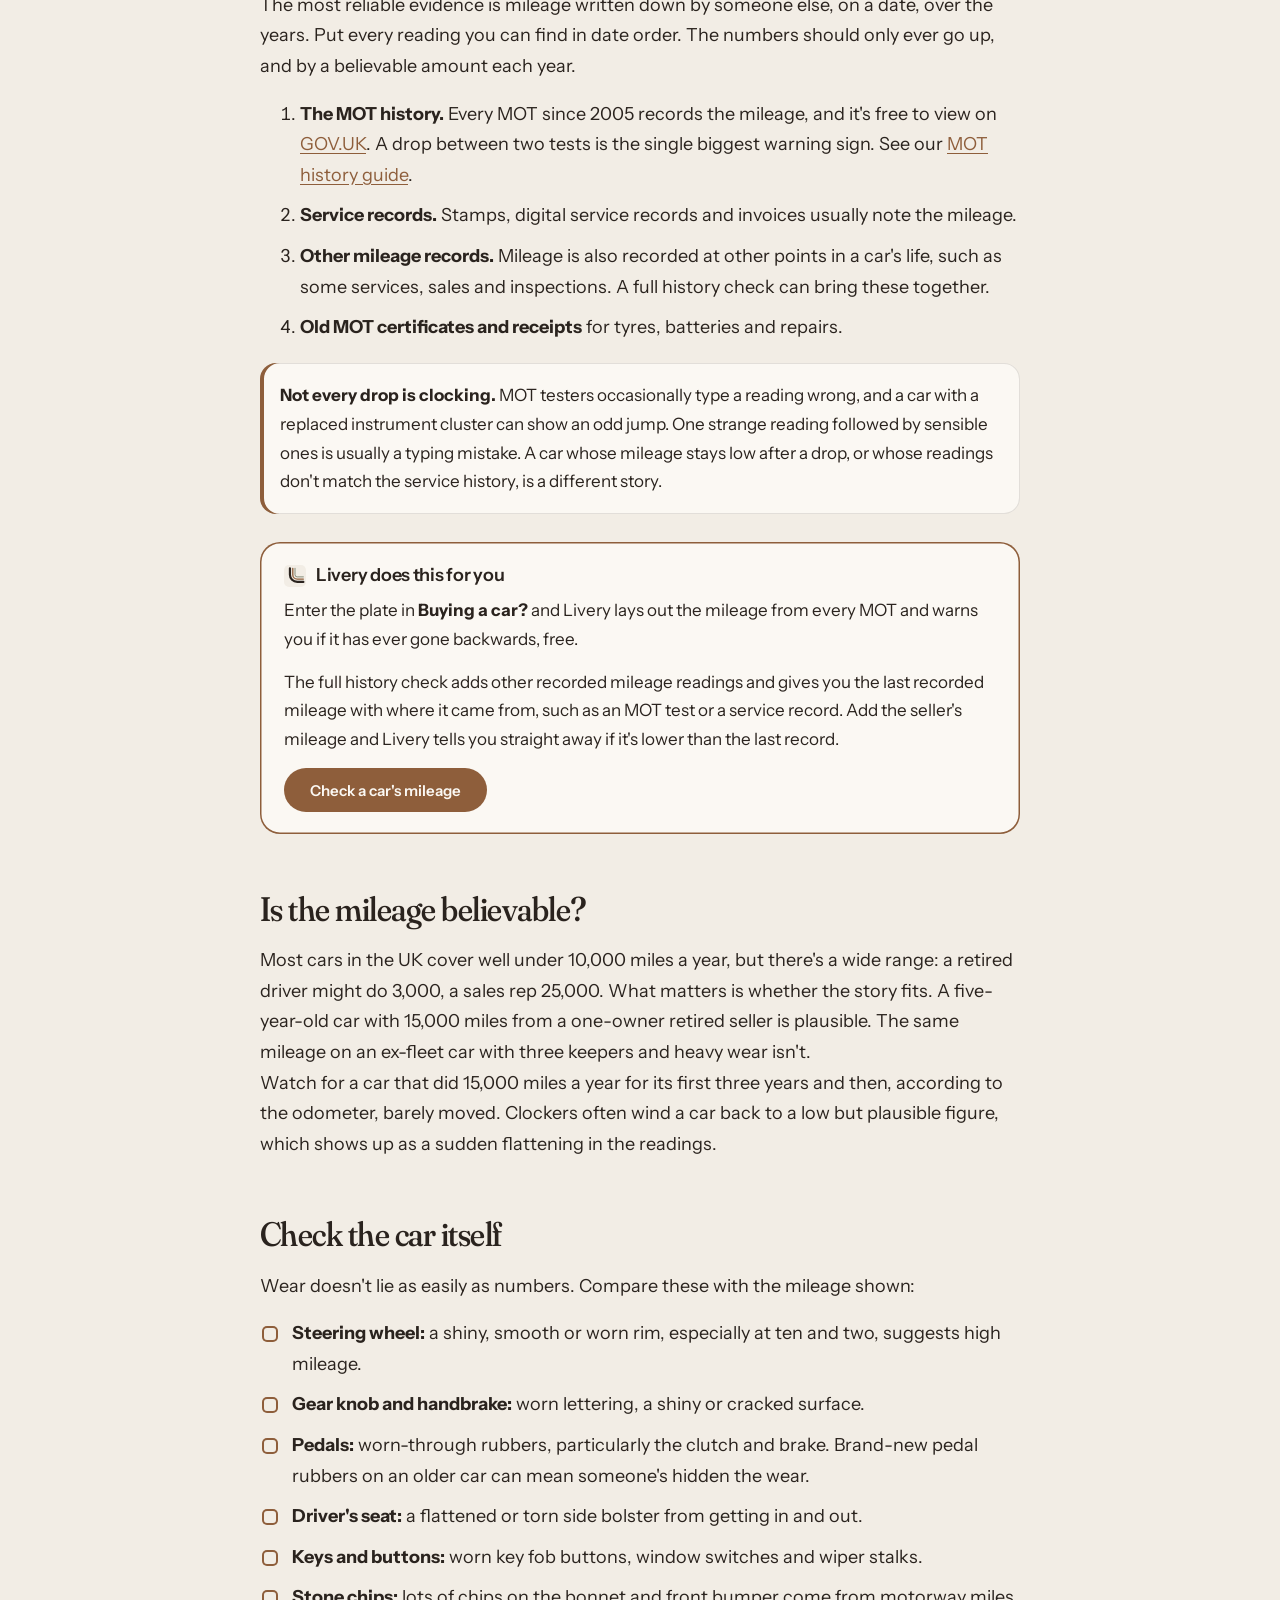
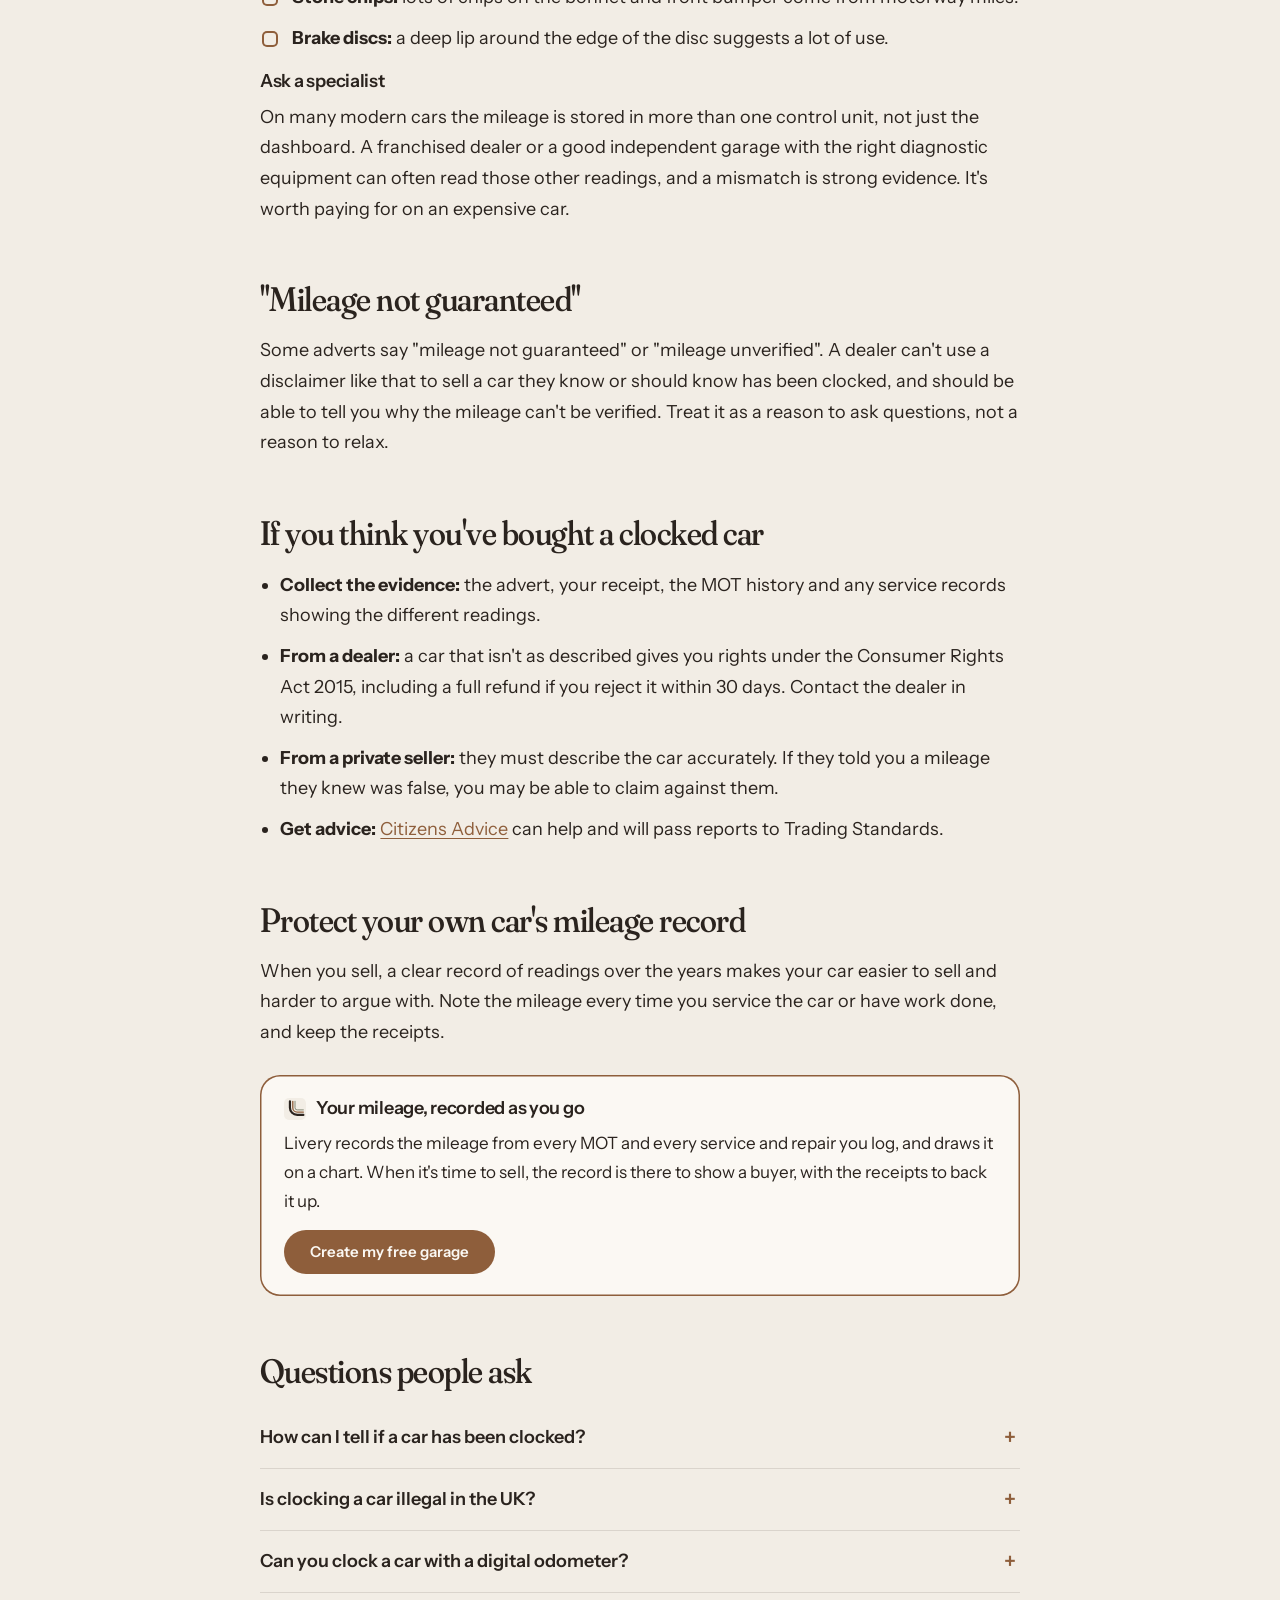
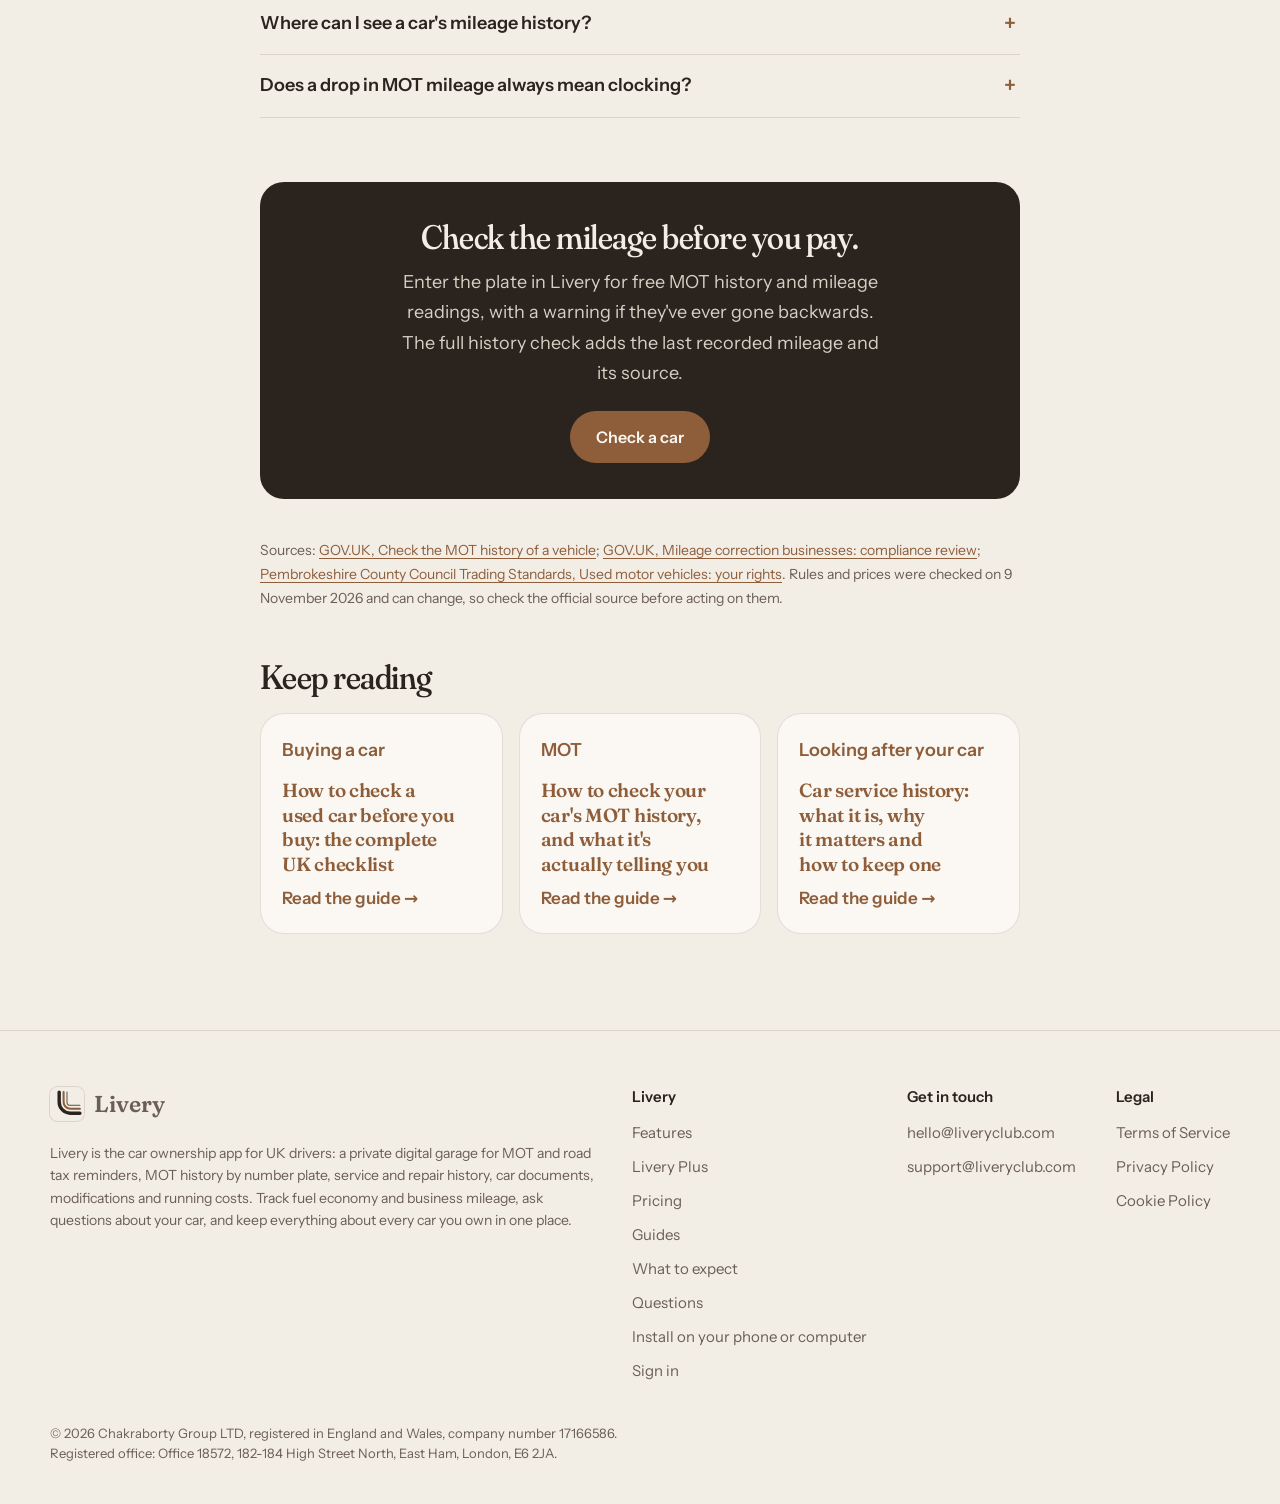
<file: guides/spot-clocked-car-mileage/index.html>
<!doctype html>
<html lang="en-GB">
  <head>
    <meta charset="utf-8" />
    <meta name="viewport" content="width=device-width, initial-scale=1, viewport-fit=cover" />
    <meta
      http-equiv="Content-Security-Policy"
      content="default-src 'self'; img-src 'self' data:; style-src 'self'; font-src 'self'; script-src 'self'; connect-src 'self' https://imdoayrrwunixcybqaai.supabase.co; base-uri 'self'; form-action 'self'"
    />
    <meta name="referrer" content="strict-origin-when-cross-origin" />
    <title>How to spot a clocked car and check mileage history | Livery</title>
    <meta name="description" content="How clocking works, whether it&#x27;s illegal, how to check mileage history with MOT and service records, the signs of high mileage, and what to do next." />
    <link rel="canonical" href="https://liveryclub.com/guides/spot-clocked-car-mileage/" />
    <meta name="theme-color" content="#f2ede5" media="(prefers-color-scheme: light)" />
    <meta name="theme-color" content="#1c1814" media="(prefers-color-scheme: dark)" />
    <link rel="icon" href="/assets/favicon.svg" type="image/svg+xml" />
    <link rel="apple-touch-icon" href="/assets/apple-touch-icon.png" />
    <meta property="og:type" content="article" />
    <meta property="og:site_name" content="Livery" />
    <meta property="og:locale" content="en_GB" />
    <meta property="og:title" content="How to spot a clocked car and check mileage history | Livery" />
    <meta property="og:description" content="How clocking works, whether it&#x27;s illegal, how to check mileage history with MOT and service records, the signs of high mileage, and what to do next." />
    <meta property="og:url" content="https://liveryclub.com/guides/spot-clocked-car-mileage/" />
    <meta property="og:image" content="https://liveryclub.com/assets/og.jpg" />
    <meta name="twitter:card" content="summary_large_image" />
    <link rel="preload" href="/fonts/fraunces.woff2" as="font" type="font/woff2" crossorigin />
    <link rel="preload" href="/fonts/instrument-sans.woff2" as="font" type="font/woff2" crossorigin />
    <link rel="stylesheet" href="/style.css" />
    <script type="application/ld+json">
{
  "@context": "https://schema.org",
  "@graph": [
    {
      "@type": "Article",
      "@id": "https://liveryclub.com/guides/spot-clocked-car-mileage/#article",
      "headline": "How to spot a clocked car: checking mileage before you buy",
      "description": "How clocking works, whether it's illegal, how to check mileage history with MOT and service records, the signs of high mileage, and what to do next.",
      "inLanguage": "en-GB",
      "datePublished": "2026-11-09",
      "dateModified": "2026-11-09",
      "author": {
        "@type": "Person",
        "name": "Aniket Chakraborty",
        "jobTitle": "Founder, Livery"
      },
      "publisher": {
        "@type": "Organization",
        "@id": "https://liveryclub.com/#org",
        "name": "Livery",
        "url": "https://liveryclub.com/"
      },
      "mainEntityOfPage": "https://liveryclub.com/guides/spot-clocked-car-mileage/",
      "image": "https://liveryclub.com/assets/og.jpg"
    },
    {
      "@type": "BreadcrumbList",
      "itemListElement": [
        {
          "@type": "ListItem",
          "position": 1,
          "name": "Livery",
          "item": "https://liveryclub.com/"
        },
        {
          "@type": "ListItem",
          "position": 2,
          "name": "Guides",
          "item": "https://liveryclub.com/guides/"
        },
        {
          "@type": "ListItem",
          "position": 3,
          "name": "Spot a clocked car",
          "item": "https://liveryclub.com/guides/spot-clocked-car-mileage/"
        }
      ]
    },
    {
      "@type": "FAQPage",
      "mainEntity": [
        {
          "@type": "Question",
          "name": "How can I tell if a car has been clocked?",
          "acceptedAnswer": {
            "@type": "Answer",
            "text": "Compare the mileage on the odometer with every recorded reading you can find: MOT history, service records and receipts. The numbers should only ever go up. Then check that wear on the steering wheel, pedals, gear knob and driver's seat matches the mileage shown."
          }
        },
        {
          "@type": "Question",
          "name": "Is clocking a car illegal in the UK?",
          "acceptedAnswer": {
            "@type": "Answer",
            "text": "Altering an odometer to show a false mileage, or selling a car you know has been clocked, can be a criminal offence under the Fraud Act 2006 and the Consumer Protection from Unfair Trading Regulations 2008. Setting a replacement instrument cluster to the car's real mileage is legitimate and should come with paperwork."
          }
        },
        {
          "@type": "Question",
          "name": "Can you clock a car with a digital odometer?",
          "acceptedAnswer": {
            "@type": "Answer",
            "text": "Yes. Digital readings can be changed with cheap equipment. On many modern cars the mileage is also stored in other control units, which a garage with diagnostic equipment can often read to spot a mismatch."
          }
        },
        {
          "@type": "Question",
          "name": "Where can I see a car's mileage history?",
          "acceptedAnswer": {
            "@type": "Answer",
            "text": "The free GOV.UK MOT history shows the mileage at every MOT since 2005. A full history check can add other recorded readings. In Livery, the mileage from every MOT is shown free when you look up a plate."
          }
        },
        {
          "@type": "Question",
          "name": "Does a drop in MOT mileage always mean clocking?",
          "acceptedAnswer": {
            "@type": "Answer",
            "text": "No. A tester may have typed the reading wrong, or the instrument cluster may have been replaced. A single odd reading followed by sensible ones is usually a mistake, but ask the seller to explain it and show paperwork."
          }
        }
      ]
    }
  ]
}
    </script>
  </head>
  <body>
    <a class="skip" href="#main">Skip to content</a>

    <header class="site-header">
      <div class="wrap">
        <a class="brand" href="/" aria-label="Livery home">
          <svg viewBox="0 0 100 100" aria-hidden="true">
            <rect width="100" height="100" rx="23" fill="#F2EDE5" />
            <g fill="none" stroke-linecap="round">
              <path d="M27 15 V44 A33 33 0 0 0 60 77 H88" stroke="#2A231E" stroke-width="10" />
              <path d="M40 15 V44 A20 20 0 0 0 60 64 H88" stroke="#8E5E3B" stroke-width="6" />
              <path d="M50 15 V44 A10 10 0 0 0 60 54 H88" stroke="#4F5A43" stroke-width="3" />
            </g>
          </svg>
          Livery
        </a>
        <nav class="nav" id="site-nav" aria-label="Main">
          <a href="/#features">Features</a>
          <a href="/#plus">Plus</a>
          <a href="/#pricing">Pricing</a>
          <a href="/guides/">Guides</a>
          <a href="/#expect">What to expect</a>
          <a href="/#faq">FAQ</a>
          <a href="https://app.liveryclub.com/auth">Sign in</a>
        </nav>
        <a class="btn btn-primary" href="https://app.liveryclub.com/auth?mode=signup">Get started free</a>
        <button class="menu-btn" type="button" aria-controls="site-nav" aria-expanded="false" aria-label="Open menu" data-menu-btn>
          <span></span><span></span><span></span>
        </button>
      </div>
    </header>

    <main id="main">
      <article class="article wrap">
        <nav class="crumbs" aria-label="Breadcrumb"><a href="/">Livery</a> <span aria-hidden="true">/</span> <a href="/guides/">Guides</a></nav>
        <p class="eyebrow">Buying a car · 5 min read</p>
        <h1>How to spot a clocked car: checking mileage before you buy</h1>
        <p class="article-meta">By Aniket Chakraborty, founder of Livery · Updated <time datetime="2026-11-09">9 November 2026</time></p>

        <p class="article-lede">Winding back the mileage still happens, digital dashboards included, and it can add thousands to a car's price. The good news is that a car's past leaves a trail. Here's how to follow it.</p>

        <nav class="toc" aria-label="On this page">
          <p>On this page</p>
          <ol>
            <li><a href="#what">What clocking is, and why it still happens</a></li>
            <li><a href="#law">Is it illegal?</a></li>
            <li><a href="#records">Check the records first</a></li>
            <li><a href="#annual">Is the mileage believable?</a></li>
            <li><a href="#car">Check the car itself</a></li>
            <li><a href="#disclaimers">"Mileage not guaranteed"</a></li>
            <li><a href="#bought">If you think you've bought a clocked car</a></li>
            <li><a href="#own">Protect your own car's mileage record</a></li>
          </ol>
        </nav>

        <h2 id="what">What clocking is, and why it still happens</h2>
        <p>Clocking means winding back a car's odometer so it shows fewer miles than it has really done. A car that looks like it's done 40,000 miles instead of 90,000 sells for more, and the buyer pays for wear they can't see: an engine, gearbox, clutch and suspension that are much older than they seem.</p>
        <p>It's easy to assume digital dashboards put an end to it. They didn't. The equipment to change a digital reading is cheap and widely sold, often advertised as "mileage correction" or "dash repair", and it can take minutes.</p>

        <h2 id="law">Is it illegal?</h2>
        <p>Changing a car's odometer so it shows a false mileage, or selling a car you know has been clocked, can be a criminal offence under the Fraud Act 2006 and the Consumer Protection from Unfair Trading Regulations 2008. People have gone to prison for it.</p>
        <p>There are legitimate reasons to change a reading. If an instrument cluster fails and is replaced, the new one should be set to the car's real mileage, and the garage should give you paperwork saying what was done and what the reading was. That paperwork should stay with the car.</p>

        <h2 id="records">Check the records first</h2>
        <p>The most reliable evidence is mileage written down by someone else, on a date, over the years. Put every reading you can find in date order. The numbers should only ever go up, and by a believable amount each year.</p>
        <ol>
          <li><strong>The MOT history.</strong> Every MOT since 2005 records the mileage, and it's free to view on <a href="https://www.gov.uk/check-mot-history" rel="noopener">GOV.UK</a>. A drop between two tests is the single biggest warning sign. See our <a href="/guides/check-mot-history/">MOT history guide</a>.</li>
          <li><strong>Service records.</strong> Stamps, digital service records and invoices usually note the mileage.</li>
          <li><strong>Other mileage records.</strong> Mileage is also recorded at other points in a car's life, such as some services, sales and inspections. A full history check can bring these together.</li>
          <li><strong>Old MOT certificates and receipts</strong> for tyres, batteries and repairs.</li>
        </ol>
        <div class="callout">
          <p><strong>Not every drop is clocking.</strong> MOT testers occasionally type a reading wrong, and a car with a replaced instrument cluster can show an odd jump. One strange reading followed by sensible ones is usually a typing mistake. A car whose mileage stays low after a drop, or whose readings don't match the service history, is a different story.</p>
        </div>
        <div class="livery-box">
          <h3><svg viewBox="0 0 100 100" aria-hidden="true"><rect width="100" height="100" rx="23" fill="#F2EDE5" /><g fill="none" stroke-linecap="round"><path d="M27 15 V44 A33 33 0 0 0 60 77 H88" stroke="#2A231E" stroke-width="10" /><path d="M40 15 V44 A20 20 0 0 0 60 64 H88" stroke="#8E5E3B" stroke-width="6" /><path d="M50 15 V44 A10 10 0 0 0 60 54 H88" stroke="#4F5A43" stroke-width="3" /></g></svg> Livery does this for you</h3>
          <p>Enter the plate in <strong>Buying a car?</strong> and Livery lays out the mileage from every MOT and warns you if it has ever gone backwards, free.</p>
          <p>The full history check adds other recorded mileage readings and gives you the last recorded mileage with where it came from, such as an MOT test or a service record. Add the seller's mileage and Livery tells you straight away if it's lower than the last record.</p>
          <a class="btn btn-primary" href="https://app.liveryclub.com/auth?mode=signup&amp;redirect=%2Fcheck">Check a car's mileage</a>
        </div>

        <h2 id="annual">Is the mileage believable?</h2>
        <p>Most cars in the UK cover well under 10,000 miles a year, but there's a wide range: a retired driver might do 3,000, a sales rep 25,000. What matters is whether the story fits. A five-year-old car with 15,000 miles from a one-owner retired seller is plausible. The same mileage on an ex-fleet car with three keepers and heavy wear isn't.</p>
        <p>Watch for a car that did 15,000 miles a year for its first three years and then, according to the odometer, barely moved. Clockers often wind a car back to a low but plausible figure, which shows up as a sudden flattening in the readings.</p>

        <h2 id="car">Check the car itself</h2>
        <p>Wear doesn't lie as easily as numbers. Compare these with the mileage shown:</p>
        <ul class="checklist">
          <li><strong>Steering wheel:</strong> a shiny, smooth or worn rim, especially at ten and two, suggests high mileage.</li>
          <li><strong>Gear knob and handbrake:</strong> worn lettering, a shiny or cracked surface.</li>
          <li><strong>Pedals:</strong> worn-through rubbers, particularly the clutch and brake. Brand-new pedal rubbers on an older car can mean someone's hidden the wear.</li>
          <li><strong>Driver's seat:</strong> a flattened or torn side bolster from getting in and out.</li>
          <li><strong>Keys and buttons:</strong> worn key fob buttons, window switches and wiper stalks.</li>
          <li><strong>Stone chips:</strong> lots of chips on the bonnet and front bumper come from motorway miles.</li>
          <li><strong>Brake discs:</strong> a deep lip around the edge of the disc suggests a lot of use.</li>
        </ul>
        <h3>Ask a specialist</h3>
        <p>On many modern cars the mileage is stored in more than one control unit, not just the dashboard. A franchised dealer or a good independent garage with the right diagnostic equipment can often read those other readings, and a mismatch is strong evidence. It's worth paying for on an expensive car.</p>

        <h2 id="disclaimers">"Mileage not guaranteed"</h2>
        <p>Some adverts say "mileage not guaranteed" or "mileage unverified". A dealer can't use a disclaimer like that to sell a car they know or should know has been clocked, and should be able to tell you why the mileage can't be verified. Treat it as a reason to ask questions, not a reason to relax.</p>

        <h2 id="bought">If you think you've bought a clocked car</h2>
        <ul>
          <li><strong>Collect the evidence:</strong> the advert, your receipt, the MOT history and any service records showing the different readings.</li>
          <li><strong>From a dealer:</strong> a car that isn't as described gives you rights under the Consumer Rights Act 2015, including a full refund if you reject it within 30 days. Contact the dealer in writing.</li>
          <li><strong>From a private seller:</strong> they must describe the car accurately. If they told you a mileage they knew was false, you may be able to claim against them.</li>
          <li><strong>Get advice:</strong> <a href="https://www.citizensadvice.org.uk/consumer/" rel="noopener">Citizens Advice</a> can help and will pass reports to Trading Standards.</li>
        </ul>

        <h2 id="own">Protect your own car's mileage record</h2>
        <p>When you sell, a clear record of readings over the years makes your car easier to sell and harder to argue with. Note the mileage every time you service the car or have work done, and keep the receipts.</p>
        <div class="livery-box">
          <h3><svg viewBox="0 0 100 100" aria-hidden="true"><rect width="100" height="100" rx="23" fill="#F2EDE5" /><g fill="none" stroke-linecap="round"><path d="M27 15 V44 A33 33 0 0 0 60 77 H88" stroke="#2A231E" stroke-width="10" /><path d="M40 15 V44 A20 20 0 0 0 60 64 H88" stroke="#8E5E3B" stroke-width="6" /><path d="M50 15 V44 A10 10 0 0 0 60 54 H88" stroke="#4F5A43" stroke-width="3" /></g></svg> Your mileage, recorded as you go</h3>
          <p>Livery records the mileage from every MOT and every service and repair you log, and draws it on a chart. When it's time to sell, the record is there to show a buyer, with the receipts to back it up.</p>
          <a class="btn btn-primary" href="https://app.liveryclub.com/auth?mode=signup">Create my free garage</a>
        </div>

        <section class="article-faq" aria-labelledby="faq-title">
          <h2 id="faq-title">Questions people ask</h2>
          <details>
            <summary>How can I tell if a car has been clocked?</summary>
            <p>Compare the mileage on the odometer with every recorded reading you can find: MOT history, service records and receipts. The numbers should only ever go up. Then check that wear on the steering wheel, pedals, gear knob and driver's seat matches the mileage shown.</p>
          </details>
          <details>
            <summary>Is clocking a car illegal in the UK?</summary>
            <p>Altering an odometer to show a false mileage, or selling a car you know has been clocked, can be a criminal offence under the Fraud Act 2006 and the Consumer Protection from Unfair Trading Regulations 2008. Setting a replacement instrument cluster to the car's real mileage is legitimate and should come with paperwork.</p>
          </details>
          <details>
            <summary>Can you clock a car with a digital odometer?</summary>
            <p>Yes. Digital readings can be changed with cheap equipment. On many modern cars the mileage is also stored in other control units, which a garage with diagnostic equipment can often read to spot a mismatch.</p>
          </details>
          <details>
            <summary>Where can I see a car's mileage history?</summary>
            <p>The free GOV.UK MOT history shows the mileage at every MOT since 2005. A full history check can add other recorded readings. In Livery, the mileage from every MOT is shown free when you look up a plate.</p>
          </details>
          <details>
            <summary>Does a drop in MOT mileage always mean clocking?</summary>
            <p>No. A tester may have typed the reading wrong, or the instrument cluster may have been replaced. A single odd reading followed by sensible ones is usually a mistake, but ask the seller to explain it and show paperwork.</p>
          </details>
        </section>

        <aside class="article-cta">
          <h2>Check the mileage before you pay.</h2>
          <p>Enter the plate in Livery for free MOT history and mileage readings, with a warning if they've ever gone backwards. The full history check adds the last recorded mileage and its source.</p>
          <a class="btn btn-primary" href="https://app.liveryclub.com/auth?mode=signup&amp;redirect=%2Fcheck">Check a car</a>
        </aside>

        <p class="article-sources">Sources: <a href="https://www.gov.uk/check-mot-history" rel="noopener">GOV.UK, Check the MOT history of a vehicle</a>; <a href="https://www.gov.uk/cma-cases/mileage-correction-businesses-compliance-review" rel="noopener">GOV.UK, Mileage correction businesses: compliance review</a>; <a href="https://www.pembrokeshire.gov.uk/consumer-advice-information/used-motor-vehicles-your-rights" rel="noopener">Pembrokeshire County Council Trading Standards, Used motor vehicles: your rights</a>. Rules and prices were checked on 9 November 2026 and can change, so check the official source before acting on them.</p>

        <section class="related" aria-labelledby="related-title">
          <h2 id="related-title">Keep reading</h2>
          <div class="guide-list">
          <a class="guide-card" href="/guides/used-car-checks-before-buying/">
            <p class="eyebrow">Buying a car</p>
            <h3>How to check a used car before you buy: the complete UK checklist</h3>
            <span class="guide-more">Read the guide →</span>
          </a>
          <a class="guide-card" href="/guides/check-mot-history/">
            <p class="eyebrow">MOT</p>
            <h3>How to check your car's MOT history, and what it's actually telling you</h3>
            <span class="guide-more">Read the guide →</span>
          </a>
          <a class="guide-card" href="/guides/car-service-history/">
            <p class="eyebrow">Looking after your car</p>
            <h3>Car service history: what it is, why it matters and how to keep one</h3>
            <span class="guide-more">Read the guide →</span>
          </a>
          </div>
        </section>
      </article>
    </main>

    <footer class="site-footer">
      <div class="wrap">
        <div class="footer-top">
          <div class="footer-brand">
            <a class="brand" href="/" aria-label="Livery home">
              <svg viewBox="0 0 100 100" aria-hidden="true">
                <rect width="100" height="100" rx="23" fill="#F2EDE5" />
                <g fill="none" stroke-linecap="round">
                  <path d="M27 15 V44 A33 33 0 0 0 60 77 H88" stroke="#2A231E" stroke-width="10" />
                  <path d="M40 15 V44 A20 20 0 0 0 60 64 H88" stroke="#8E5E3B" stroke-width="6" />
                  <path d="M50 15 V44 A10 10 0 0 0 60 54 H88" stroke="#4F5A43" stroke-width="3" />
                </g>
              </svg>
              Livery
            </a>
            <p class="footer-about">
              Livery is the car ownership app for UK drivers: a private digital garage for MOT and
              road tax reminders, MOT history by number plate, service and repair history, car
              documents, modifications and running costs. Track fuel economy and business mileage,
              ask questions about your car, and keep everything about every car you own in one place.
            </p>
          </div>
          <div class="footer-links">
            <div>
              <h4>Livery</h4>
              <a href="/#features">Features</a>
              <a href="/#plus">Livery Plus</a>
              <a href="/#pricing">Pricing</a>
              <a href="/guides/">Guides</a>
              <a href="/#expect">What to expect</a>
              <a href="/#faq">Questions</a>
              <a href="/#install">Install on your phone or computer</a>
              <a href="https://app.liveryclub.com/auth">Sign in</a>
            </div>
            <div>
              <h4>Get in touch</h4>
              <a href="mailto:hello@liveryclub.com">hello@liveryclub.com</a>
              <a href="mailto:support@liveryclub.com">support@liveryclub.com</a>
            </div>
            <div>
              <h4>Legal</h4>
              <a href="https://app.liveryclub.com/terms">Terms of Service</a>
              <a href="https://app.liveryclub.com/privacy">Privacy Policy</a>
              <a href="https://app.liveryclub.com/cookies">Cookie Policy</a>
            </div>
          </div>
        </div>
        <p class="footer-legal">
          © <span data-year>2026</span> Chakraborty Group LTD, registered in England and Wales,
          company number 17166586. Registered office: Office 18572, 182-184 High Street North, East
          Ham, London, E6 2JA.
        </p>
      </div>
    </footer>
    <script src="/nav.js" defer></script>
  </body>
</html>
</file>
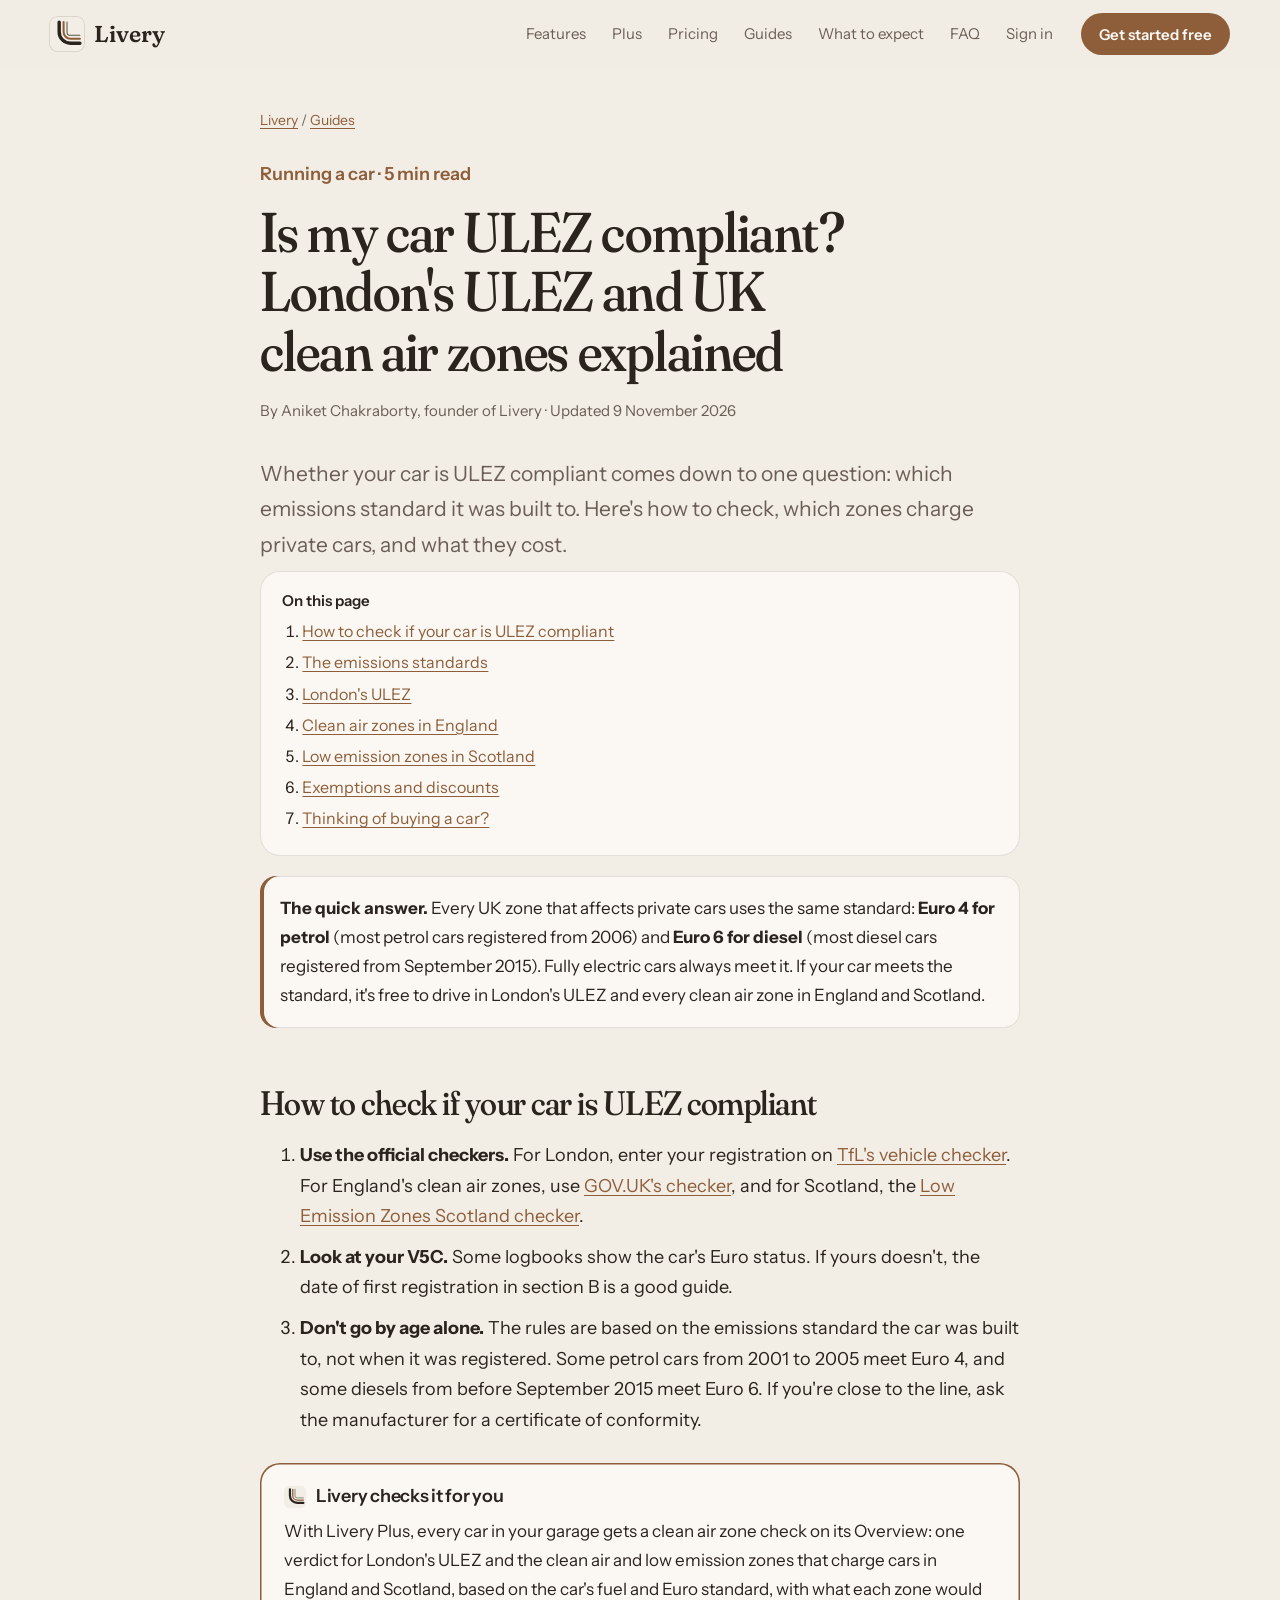
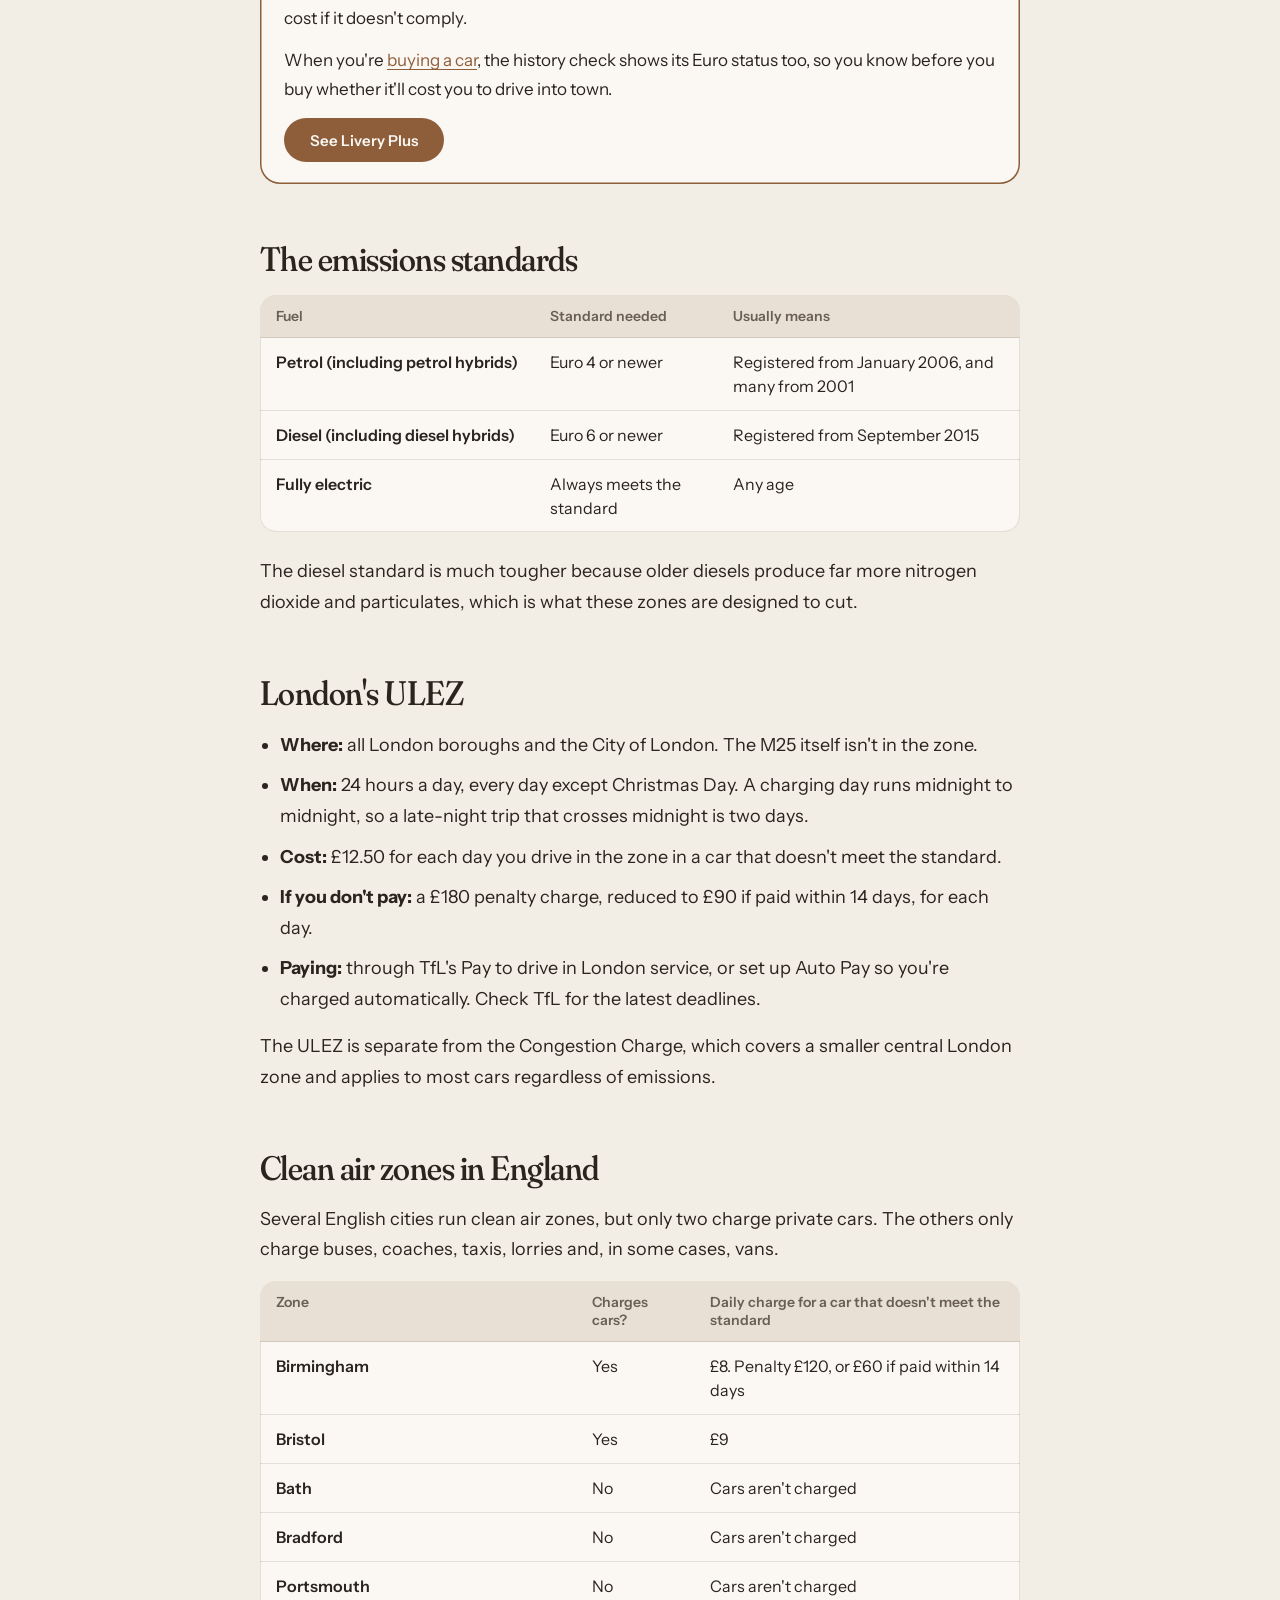
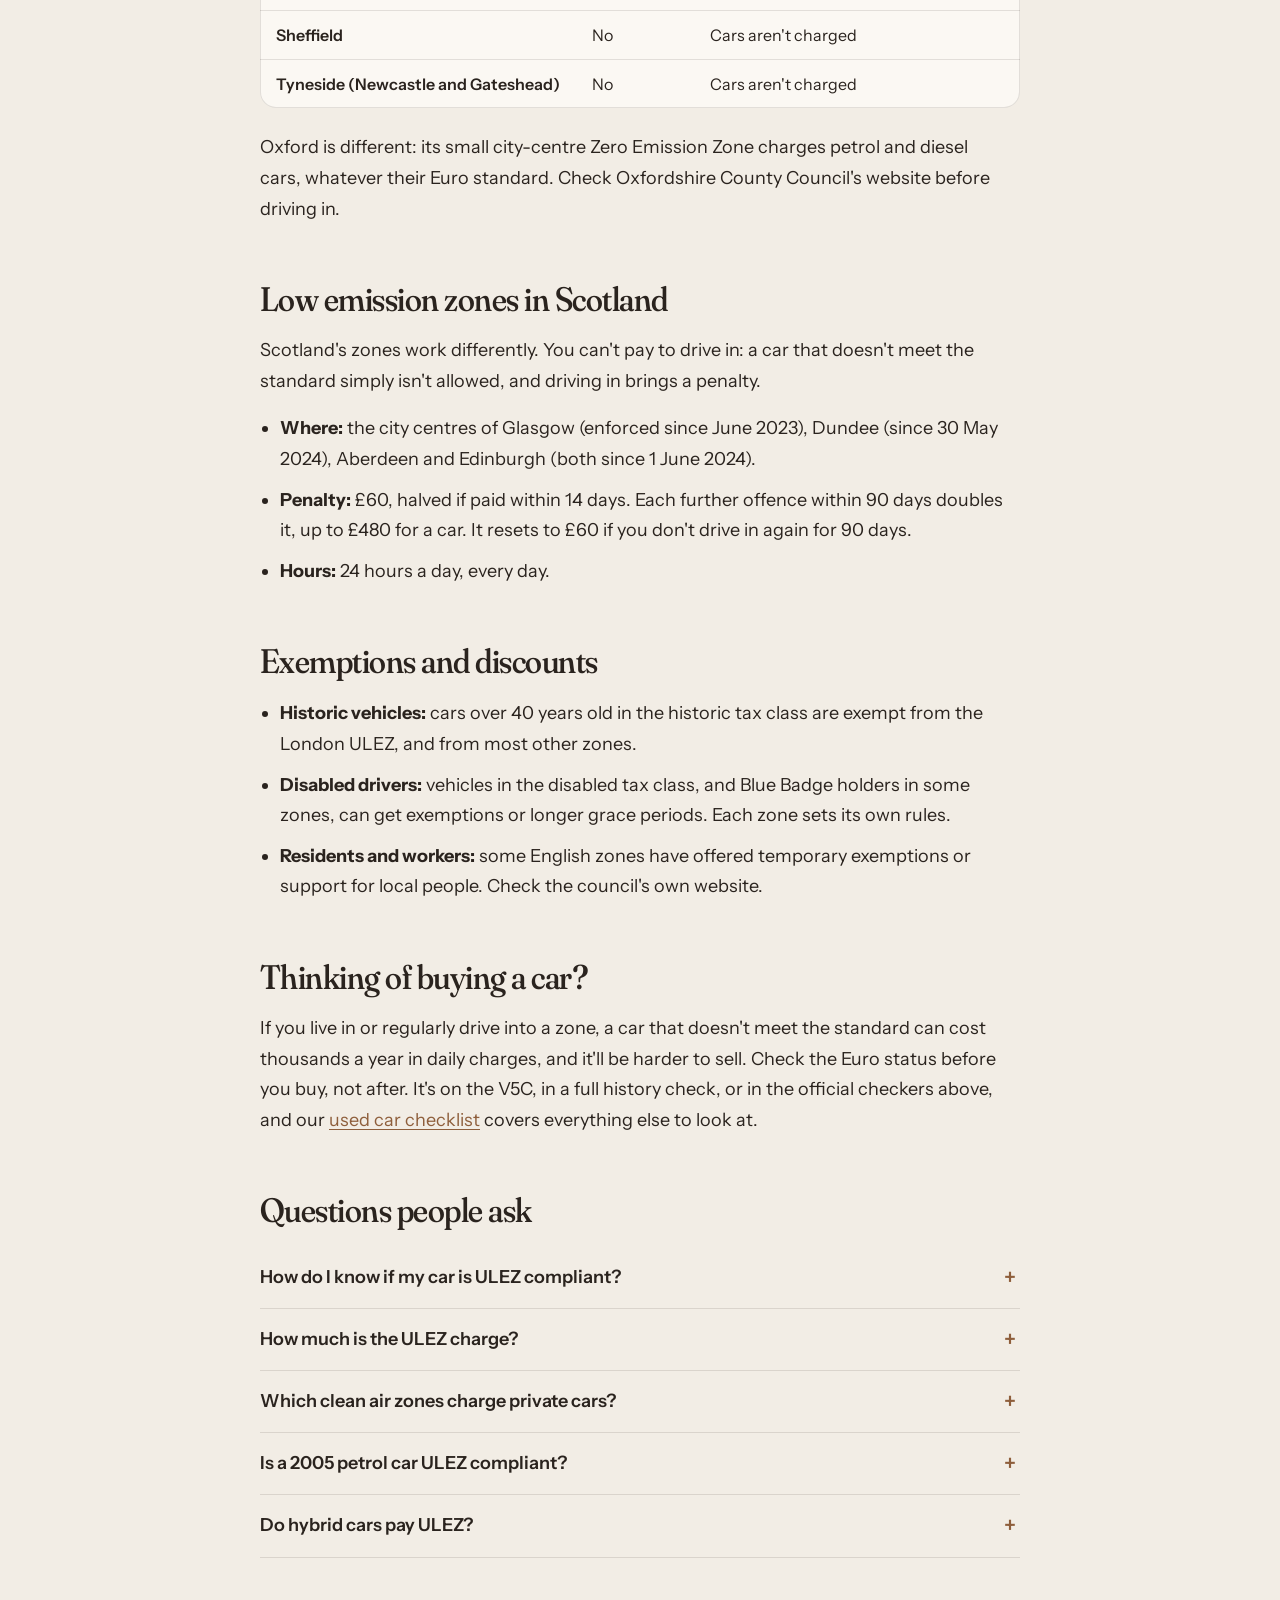
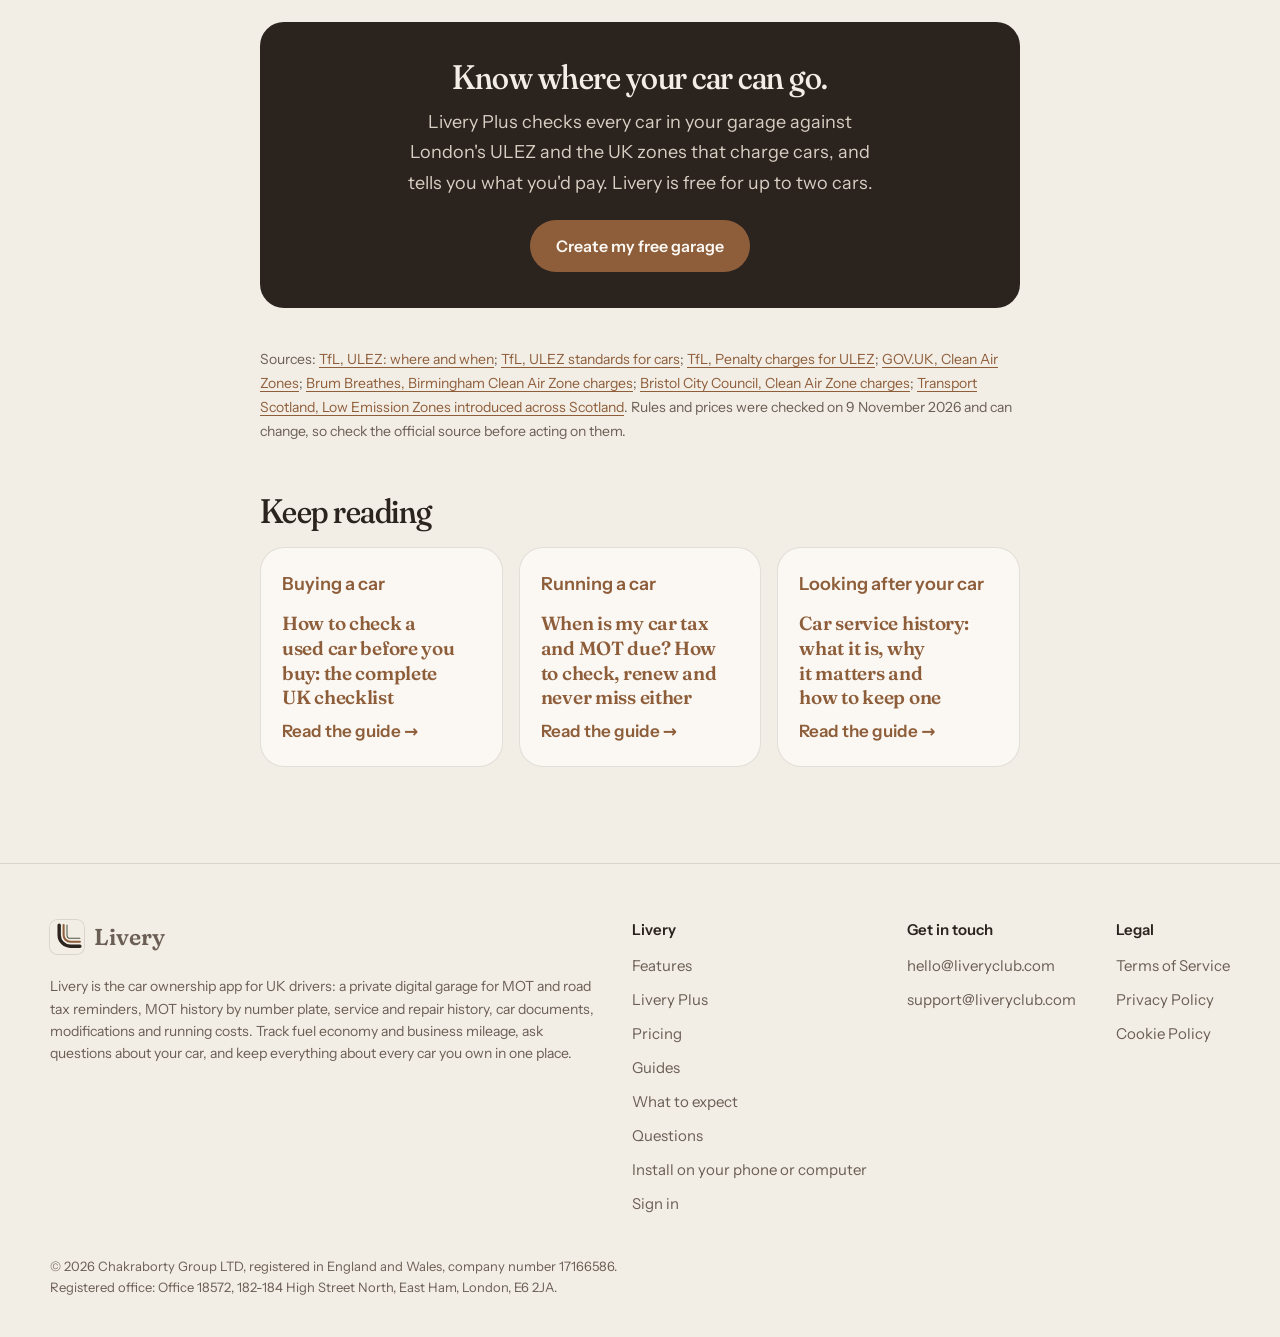
<file: guides/ulez-clean-air-zone-check/index.html>
<!doctype html>
<html lang="en-GB">
  <head>
    <meta charset="utf-8" />
    <meta name="viewport" content="width=device-width, initial-scale=1, viewport-fit=cover" />
    <meta
      http-equiv="Content-Security-Policy"
      content="default-src 'self'; img-src 'self' data:; style-src 'self'; font-src 'self'; script-src 'self'; connect-src 'self' https://imdoayrrwunixcybqaai.supabase.co; base-uri 'self'; form-action 'self'"
    />
    <meta name="referrer" content="strict-origin-when-cross-origin" />
    <title>Is my car ULEZ compliant? UK clean air zones explained | Livery</title>
    <meta name="description" content="How to check if your car is ULEZ compliant, the Euro 4 and Euro 6 standards, London ULEZ charges, which clean air zones charge cars, and Scotland&#x27;s LEZs." />
    <link rel="canonical" href="https://liveryclub.com/guides/ulez-clean-air-zone-check/" />
    <meta name="theme-color" content="#f2ede5" media="(prefers-color-scheme: light)" />
    <meta name="theme-color" content="#1c1814" media="(prefers-color-scheme: dark)" />
    <link rel="icon" href="/assets/favicon.svg" type="image/svg+xml" />
    <link rel="apple-touch-icon" href="/assets/apple-touch-icon.png" />
    <meta property="og:type" content="article" />
    <meta property="og:site_name" content="Livery" />
    <meta property="og:locale" content="en_GB" />
    <meta property="og:title" content="Is my car ULEZ compliant? UK clean air zones explained | Livery" />
    <meta property="og:description" content="How to check if your car is ULEZ compliant, the Euro 4 and Euro 6 standards, London ULEZ charges, which clean air zones charge cars, and Scotland&#x27;s LEZs." />
    <meta property="og:url" content="https://liveryclub.com/guides/ulez-clean-air-zone-check/" />
    <meta property="og:image" content="https://liveryclub.com/assets/og.jpg" />
    <meta name="twitter:card" content="summary_large_image" />
    <link rel="preload" href="/fonts/fraunces.woff2" as="font" type="font/woff2" crossorigin />
    <link rel="preload" href="/fonts/instrument-sans.woff2" as="font" type="font/woff2" crossorigin />
    <link rel="stylesheet" href="/style.css" />
    <script type="application/ld+json">
{
  "@context": "https://schema.org",
  "@graph": [
    {
      "@type": "Article",
      "@id": "https://liveryclub.com/guides/ulez-clean-air-zone-check/#article",
      "headline": "Is my car ULEZ compliant? London's ULEZ and UK clean air zones explained",
      "description": "How to check if your car is ULEZ compliant, the Euro 4 and Euro 6 standards, London ULEZ charges, which clean air zones charge cars, and Scotland's LEZs.",
      "inLanguage": "en-GB",
      "datePublished": "2026-11-09",
      "dateModified": "2026-11-09",
      "author": {
        "@type": "Person",
        "name": "Aniket Chakraborty",
        "jobTitle": "Founder, Livery"
      },
      "publisher": {
        "@type": "Organization",
        "@id": "https://liveryclub.com/#org",
        "name": "Livery",
        "url": "https://liveryclub.com/"
      },
      "mainEntityOfPage": "https://liveryclub.com/guides/ulez-clean-air-zone-check/",
      "image": "https://liveryclub.com/assets/og.jpg"
    },
    {
      "@type": "BreadcrumbList",
      "itemListElement": [
        {
          "@type": "ListItem",
          "position": 1,
          "name": "Livery",
          "item": "https://liveryclub.com/"
        },
        {
          "@type": "ListItem",
          "position": 2,
          "name": "Guides",
          "item": "https://liveryclub.com/guides/"
        },
        {
          "@type": "ListItem",
          "position": 3,
          "name": "ULEZ and clean air zones",
          "item": "https://liveryclub.com/guides/ulez-clean-air-zone-check/"
        }
      ]
    },
    {
      "@type": "FAQPage",
      "mainEntity": [
        {
          "@type": "Question",
          "name": "How do I know if my car is ULEZ compliant?",
          "acceptedAnswer": {
            "@type": "Answer",
            "text": "Enter your registration on TfL's vehicle checker. As a rule, petrol cars need to meet Euro 4 (most registered from 2006) and diesel cars Euro 6 (most registered from September 2015). Fully electric cars always comply."
          }
        },
        {
          "@type": "Question",
          "name": "How much is the ULEZ charge?",
          "acceptedAnswer": {
            "@type": "Answer",
            "text": "£12.50 a day for a car that doesn't meet the standard. If you don't pay, the penalty is £180, reduced to £90 if paid within 14 days."
          }
        },
        {
          "@type": "Question",
          "name": "Which clean air zones charge private cars?",
          "acceptedAnswer": {
            "@type": "Answer",
            "text": "In England, Birmingham (£8 a day) and Bristol (£9 a day). Bath, Bradford, Portsmouth, Sheffield and Tyneside don't charge cars. Scotland's low emission zones in Glasgow, Edinburgh, Aberdeen and Dundee don't let non-compliant cars in at all, with penalties instead of a charge."
          }
        },
        {
          "@type": "Question",
          "name": "Is a 2005 petrol car ULEZ compliant?",
          "acceptedAnswer": {
            "@type": "Answer",
            "text": "Possibly. Euro 4 became mandatory for new petrol cars from January 2006, but many cars from 2001 to 2005 already met it. Check the registration on TfL's checker, or ask the manufacturer for a certificate of conformity."
          }
        },
        {
          "@type": "Question",
          "name": "Do hybrid cars pay ULEZ?",
          "acceptedAnswer": {
            "@type": "Answer",
            "text": "Hybrids are judged on their engine. A petrol hybrid needs to meet Euro 4 and a diesel hybrid Euro 6, which almost all hybrids do."
          }
        }
      ]
    }
  ]
}
    </script>
  </head>
  <body>
    <a class="skip" href="#main">Skip to content</a>

    <header class="site-header">
      <div class="wrap">
        <a class="brand" href="/" aria-label="Livery home">
          <svg viewBox="0 0 100 100" aria-hidden="true">
            <rect width="100" height="100" rx="23" fill="#F2EDE5" />
            <g fill="none" stroke-linecap="round">
              <path d="M27 15 V44 A33 33 0 0 0 60 77 H88" stroke="#2A231E" stroke-width="10" />
              <path d="M40 15 V44 A20 20 0 0 0 60 64 H88" stroke="#8E5E3B" stroke-width="6" />
              <path d="M50 15 V44 A10 10 0 0 0 60 54 H88" stroke="#4F5A43" stroke-width="3" />
            </g>
          </svg>
          Livery
        </a>
        <nav class="nav" id="site-nav" aria-label="Main">
          <a href="/#features">Features</a>
          <a href="/#plus">Plus</a>
          <a href="/#pricing">Pricing</a>
          <a href="/guides/">Guides</a>
          <a href="/#expect">What to expect</a>
          <a href="/#faq">FAQ</a>
          <a href="https://app.liveryclub.com/auth">Sign in</a>
        </nav>
        <a class="btn btn-primary" href="https://app.liveryclub.com/auth?mode=signup">Get started free</a>
        <button class="menu-btn" type="button" aria-controls="site-nav" aria-expanded="false" aria-label="Open menu" data-menu-btn>
          <span></span><span></span><span></span>
        </button>
      </div>
    </header>

    <main id="main">
      <article class="article wrap">
        <nav class="crumbs" aria-label="Breadcrumb"><a href="/">Livery</a> <span aria-hidden="true">/</span> <a href="/guides/">Guides</a></nav>
        <p class="eyebrow">Running a car · 5 min read</p>
        <h1>Is my car ULEZ compliant? London's ULEZ and UK clean air zones explained</h1>
        <p class="article-meta">By Aniket Chakraborty, founder of Livery · Updated <time datetime="2026-11-09">9 November 2026</time></p>

        <p class="article-lede">Whether your car is ULEZ compliant comes down to one question: which emissions standard it was built to. Here's how to check, which zones charge private cars, and what they cost.</p>

        <nav class="toc" aria-label="On this page">
          <p>On this page</p>
          <ol>
            <li><a href="#check">How to check if your car is ULEZ compliant</a></li>
            <li><a href="#standards">The emissions standards</a></li>
            <li><a href="#london">London's ULEZ</a></li>
            <li><a href="#england">Clean air zones in England</a></li>
            <li><a href="#scotland">Low emission zones in Scotland</a></li>
            <li><a href="#exempt">Exemptions and discounts</a></li>
            <li><a href="#buying">Thinking of buying a car?</a></li>
          </ol>
        </nav>

        <div class="callout">
          <p><strong>The quick answer.</strong> Every UK zone that affects private cars uses the same standard: <strong>Euro 4 for petrol</strong> (most petrol cars registered from 2006) and <strong>Euro 6 for diesel</strong> (most diesel cars registered from September 2015). Fully electric cars always meet it. If your car meets the standard, it's free to drive in London's ULEZ and every clean air zone in England and Scotland.</p>
        </div>

        <h2 id="check">How to check if your car is ULEZ compliant</h2>
        <ol>
          <li><strong>Use the official checkers.</strong> For London, enter your registration on <a href="https://tfl.gov.uk/modes/driving/check-your-vehicle/" rel="noopener">TfL's vehicle checker</a>. For England's clean air zones, use <a href="https://www.gov.uk/clean-air-zones" rel="noopener">GOV.UK's checker</a>, and for Scotland, the <a href="https://www.lowemissionzones.scot/vehicle-checker" rel="noopener">Low Emission Zones Scotland checker</a>.</li>
          <li><strong>Look at your V5C.</strong> Some logbooks show the car's Euro status. If yours doesn't, the date of first registration in section B is a good guide.</li>
          <li><strong>Don't go by age alone.</strong> The rules are based on the emissions standard the car was built to, not when it was registered. Some petrol cars from 2001 to 2005 meet Euro 4, and some diesels from before September 2015 meet Euro 6. If you're close to the line, ask the manufacturer for a certificate of conformity.</li>
        </ol>
        <div class="livery-box">
          <h3><svg viewBox="0 0 100 100" aria-hidden="true"><rect width="100" height="100" rx="23" fill="#F2EDE5" /><g fill="none" stroke-linecap="round"><path d="M27 15 V44 A33 33 0 0 0 60 77 H88" stroke="#2A231E" stroke-width="10" /><path d="M40 15 V44 A20 20 0 0 0 60 64 H88" stroke="#8E5E3B" stroke-width="6" /><path d="M50 15 V44 A10 10 0 0 0 60 54 H88" stroke="#4F5A43" stroke-width="3" /></g></svg> Livery checks it for you</h3>
          <p>With Livery Plus, every car in your garage gets a clean air zone check on its Overview: one verdict for London's ULEZ and the clean air and low emission zones that charge cars in England and Scotland, based on the car's fuel and Euro standard, with what each zone would cost if it doesn't comply.</p>
          <p>When you're <a href="/guides/used-car-checks-before-buying/">buying a car</a>, the history check shows its Euro status too, so you know before you buy whether it'll cost you to drive into town.</p>
          <a class="btn btn-primary" href="https://app.liveryclub.com/auth?mode=signup&amp;redirect=%2Fplus">See Livery Plus</a>
        </div>

        <h2 id="standards">The emissions standards</h2>
        <div class="table-wrap">
          <table>
            <thead><tr><th>Fuel</th><th>Standard needed</th><th>Usually means</th></tr></thead>
            <tbody>
              <tr><td>Petrol (including petrol hybrids)</td><td>Euro 4 or newer</td><td>Registered from January 2006, and many from 2001</td></tr>
              <tr><td>Diesel (including diesel hybrids)</td><td>Euro 6 or newer</td><td>Registered from September 2015</td></tr>
              <tr><td>Fully electric</td><td>Always meets the standard</td><td>Any age</td></tr>
            </tbody>
          </table>
        </div>
        <p>The diesel standard is much tougher because older diesels produce far more nitrogen dioxide and particulates, which is what these zones are designed to cut.</p>

        <h2 id="london">London's ULEZ</h2>
        <ul>
          <li><strong>Where:</strong> all London boroughs and the City of London. The M25 itself isn't in the zone.</li>
          <li><strong>When:</strong> 24 hours a day, every day except Christmas Day. A charging day runs midnight to midnight, so a late-night trip that crosses midnight is two days.</li>
          <li><strong>Cost:</strong> £12.50 for each day you drive in the zone in a car that doesn't meet the standard.</li>
          <li><strong>If you don't pay:</strong> a £180 penalty charge, reduced to £90 if paid within 14 days, for each day.</li>
          <li><strong>Paying:</strong> through TfL's Pay to drive in London service, or set up Auto Pay so you're charged automatically. Check TfL for the latest deadlines.</li>
        </ul>
        <p>The ULEZ is separate from the Congestion Charge, which covers a smaller central London zone and applies to most cars regardless of emissions.</p>

        <h2 id="england">Clean air zones in England</h2>
        <p>Several English cities run clean air zones, but only two charge private cars. The others only charge buses, coaches, taxis, lorries and, in some cases, vans.</p>
        <div class="table-wrap">
          <table>
            <thead><tr><th>Zone</th><th>Charges cars?</th><th>Daily charge for a car that doesn't meet the standard</th></tr></thead>
            <tbody>
              <tr><td>Birmingham</td><td>Yes</td><td>£8. Penalty £120, or £60 if paid within 14 days</td></tr>
              <tr><td>Bristol</td><td>Yes</td><td>£9</td></tr>
              <tr><td>Bath</td><td>No</td><td>Cars aren't charged</td></tr>
              <tr><td>Bradford</td><td>No</td><td>Cars aren't charged</td></tr>
              <tr><td>Portsmouth</td><td>No</td><td>Cars aren't charged</td></tr>
              <tr><td>Sheffield</td><td>No</td><td>Cars aren't charged</td></tr>
              <tr><td>Tyneside (Newcastle and Gateshead)</td><td>No</td><td>Cars aren't charged</td></tr>
            </tbody>
          </table>
        </div>
        <p>Oxford is different: its small city-centre Zero Emission Zone charges petrol and diesel cars, whatever their Euro standard. Check Oxfordshire County Council's website before driving in.</p>

        <h2 id="scotland">Low emission zones in Scotland</h2>
        <p>Scotland's zones work differently. You can't pay to drive in: a car that doesn't meet the standard simply isn't allowed, and driving in brings a penalty.</p>
        <ul>
          <li><strong>Where:</strong> the city centres of Glasgow (enforced since June 2023), Dundee (since 30 May 2024), Aberdeen and Edinburgh (both since 1 June 2024).</li>
          <li><strong>Penalty:</strong> £60, halved if paid within 14 days. Each further offence within 90 days doubles it, up to £480 for a car. It resets to £60 if you don't drive in again for 90 days.</li>
          <li><strong>Hours:</strong> 24 hours a day, every day.</li>
        </ul>

        <h2 id="exempt">Exemptions and discounts</h2>
        <ul>
          <li><strong>Historic vehicles:</strong> cars over 40 years old in the historic tax class are exempt from the London ULEZ, and from most other zones.</li>
          <li><strong>Disabled drivers:</strong> vehicles in the disabled tax class, and Blue Badge holders in some zones, can get exemptions or longer grace periods. Each zone sets its own rules.</li>
          <li><strong>Residents and workers:</strong> some English zones have offered temporary exemptions or support for local people. Check the council's own website.</li>
        </ul>

        <h2 id="buying">Thinking of buying a car?</h2>
        <p>If you live in or regularly drive into a zone, a car that doesn't meet the standard can cost thousands a year in daily charges, and it'll be harder to sell. Check the Euro status before you buy, not after. It's on the V5C, in a full history check, or in the official checkers above, and our <a href="/guides/used-car-checks-before-buying/">used car checklist</a> covers everything else to look at.</p>

        <section class="article-faq" aria-labelledby="faq-title">
          <h2 id="faq-title">Questions people ask</h2>
          <details>
            <summary>How do I know if my car is ULEZ compliant?</summary>
            <p>Enter your registration on TfL's vehicle checker. As a rule, petrol cars need to meet Euro 4 (most registered from 2006) and diesel cars Euro 6 (most registered from September 2015). Fully electric cars always comply.</p>
          </details>
          <details>
            <summary>How much is the ULEZ charge?</summary>
            <p>£12.50 a day for a car that doesn't meet the standard. If you don't pay, the penalty is £180, reduced to £90 if paid within 14 days.</p>
          </details>
          <details>
            <summary>Which clean air zones charge private cars?</summary>
            <p>In England, Birmingham (£8 a day) and Bristol (£9 a day). Bath, Bradford, Portsmouth, Sheffield and Tyneside don't charge cars. Scotland's low emission zones in Glasgow, Edinburgh, Aberdeen and Dundee don't let non-compliant cars in at all, with penalties instead of a charge.</p>
          </details>
          <details>
            <summary>Is a 2005 petrol car ULEZ compliant?</summary>
            <p>Possibly. Euro 4 became mandatory for new petrol cars from January 2006, but many cars from 2001 to 2005 already met it. Check the registration on TfL's checker, or ask the manufacturer for a certificate of conformity.</p>
          </details>
          <details>
            <summary>Do hybrid cars pay ULEZ?</summary>
            <p>Hybrids are judged on their engine. A petrol hybrid needs to meet Euro 4 and a diesel hybrid Euro 6, which almost all hybrids do.</p>
          </details>
        </section>

        <aside class="article-cta">
          <h2>Know where your car can go.</h2>
          <p>Livery Plus checks every car in your garage against London's ULEZ and the UK zones that charge cars, and tells you what you'd pay. Livery is free for up to two cars.</p>
          <a class="btn btn-primary" href="https://app.liveryclub.com/auth?mode=signup">Create my free garage</a>
        </aside>

        <p class="article-sources">Sources: <a href="https://tfl.gov.uk/modes/driving/ultra-low-emission-zone/ulez-where-and-when" rel="noopener">TfL, ULEZ: where and when</a>; <a href="https://tfl.gov.uk/modes/driving/ultra-low-emission-zone/cars" rel="noopener">TfL, ULEZ standards for cars</a>; <a href="https://tfl.gov.uk/modes/driving/ultra-low-emission-zone/penalty-charges-for-ulez" rel="noopener">TfL, Penalty charges for ULEZ</a>; <a href="https://www.gov.uk/guidance/driving-in-a-clean-air-zone" rel="noopener">GOV.UK, Clean Air Zones</a>; <a href="https://www.brumbreathes.co.uk/info/32/charges-operation/34/paying-drive-clean-air-zone" rel="noopener">Brum Breathes, Birmingham Clean Air Zone charges</a>; <a href="https://www.bristol.gov.uk/residents/streets-travel/bristols-caz/charges-and-vehicle-checker" rel="noopener">Bristol City Council, Clean Air Zone charges</a>; <a href="https://www.transport.gov.scot/news/low-emission-zones-introduced-across-scotland/" rel="noopener">Transport Scotland, Low Emission Zones introduced across Scotland</a>. Rules and prices were checked on 9 November 2026 and can change, so check the official source before acting on them.</p>

        <section class="related" aria-labelledby="related-title">
          <h2 id="related-title">Keep reading</h2>
          <div class="guide-list">
          <a class="guide-card" href="/guides/used-car-checks-before-buying/">
            <p class="eyebrow">Buying a car</p>
            <h3>How to check a used car before you buy: the complete UK checklist</h3>
            <span class="guide-more">Read the guide →</span>
          </a>
          <a class="guide-card" href="/guides/car-tax-and-mot-due-dates/">
            <p class="eyebrow">Running a car</p>
            <h3>When is my car tax and MOT due? How to check, renew and never miss either</h3>
            <span class="guide-more">Read the guide →</span>
          </a>
          <a class="guide-card" href="/guides/car-service-history/">
            <p class="eyebrow">Looking after your car</p>
            <h3>Car service history: what it is, why it matters and how to keep one</h3>
            <span class="guide-more">Read the guide →</span>
          </a>
          </div>
        </section>
      </article>
    </main>

    <footer class="site-footer">
      <div class="wrap">
        <div class="footer-top">
          <div class="footer-brand">
            <a class="brand" href="/" aria-label="Livery home">
              <svg viewBox="0 0 100 100" aria-hidden="true">
                <rect width="100" height="100" rx="23" fill="#F2EDE5" />
                <g fill="none" stroke-linecap="round">
                  <path d="M27 15 V44 A33 33 0 0 0 60 77 H88" stroke="#2A231E" stroke-width="10" />
                  <path d="M40 15 V44 A20 20 0 0 0 60 64 H88" stroke="#8E5E3B" stroke-width="6" />
                  <path d="M50 15 V44 A10 10 0 0 0 60 54 H88" stroke="#4F5A43" stroke-width="3" />
                </g>
              </svg>
              Livery
            </a>
            <p class="footer-about">
              Livery is the car ownership app for UK drivers: a private digital garage for MOT and
              road tax reminders, MOT history by number plate, service and repair history, car
              documents, modifications and running costs. Track fuel economy and business mileage,
              ask questions about your car, and keep everything about every car you own in one place.
            </p>
          </div>
          <div class="footer-links">
            <div>
              <h4>Livery</h4>
              <a href="/#features">Features</a>
              <a href="/#plus">Livery Plus</a>
              <a href="/#pricing">Pricing</a>
              <a href="/guides/">Guides</a>
              <a href="/#expect">What to expect</a>
              <a href="/#faq">Questions</a>
              <a href="/#install">Install on your phone or computer</a>
              <a href="https://app.liveryclub.com/auth">Sign in</a>
            </div>
            <div>
              <h4>Get in touch</h4>
              <a href="mailto:hello@liveryclub.com">hello@liveryclub.com</a>
              <a href="mailto:support@liveryclub.com">support@liveryclub.com</a>
            </div>
            <div>
              <h4>Legal</h4>
              <a href="https://app.liveryclub.com/terms">Terms of Service</a>
              <a href="https://app.liveryclub.com/privacy">Privacy Policy</a>
              <a href="https://app.liveryclub.com/cookies">Cookie Policy</a>
            </div>
          </div>
        </div>
        <p class="footer-legal">
          © <span data-year>2026</span> Chakraborty Group LTD, registered in England and Wales,
          company number 17166586. Registered office: Office 18572, 182-184 High Street North, East
          Ham, London, E6 2JA.
        </p>
      </div>
    </footer>
    <script src="/nav.js" defer></script>
  </body>
</html>
</file>
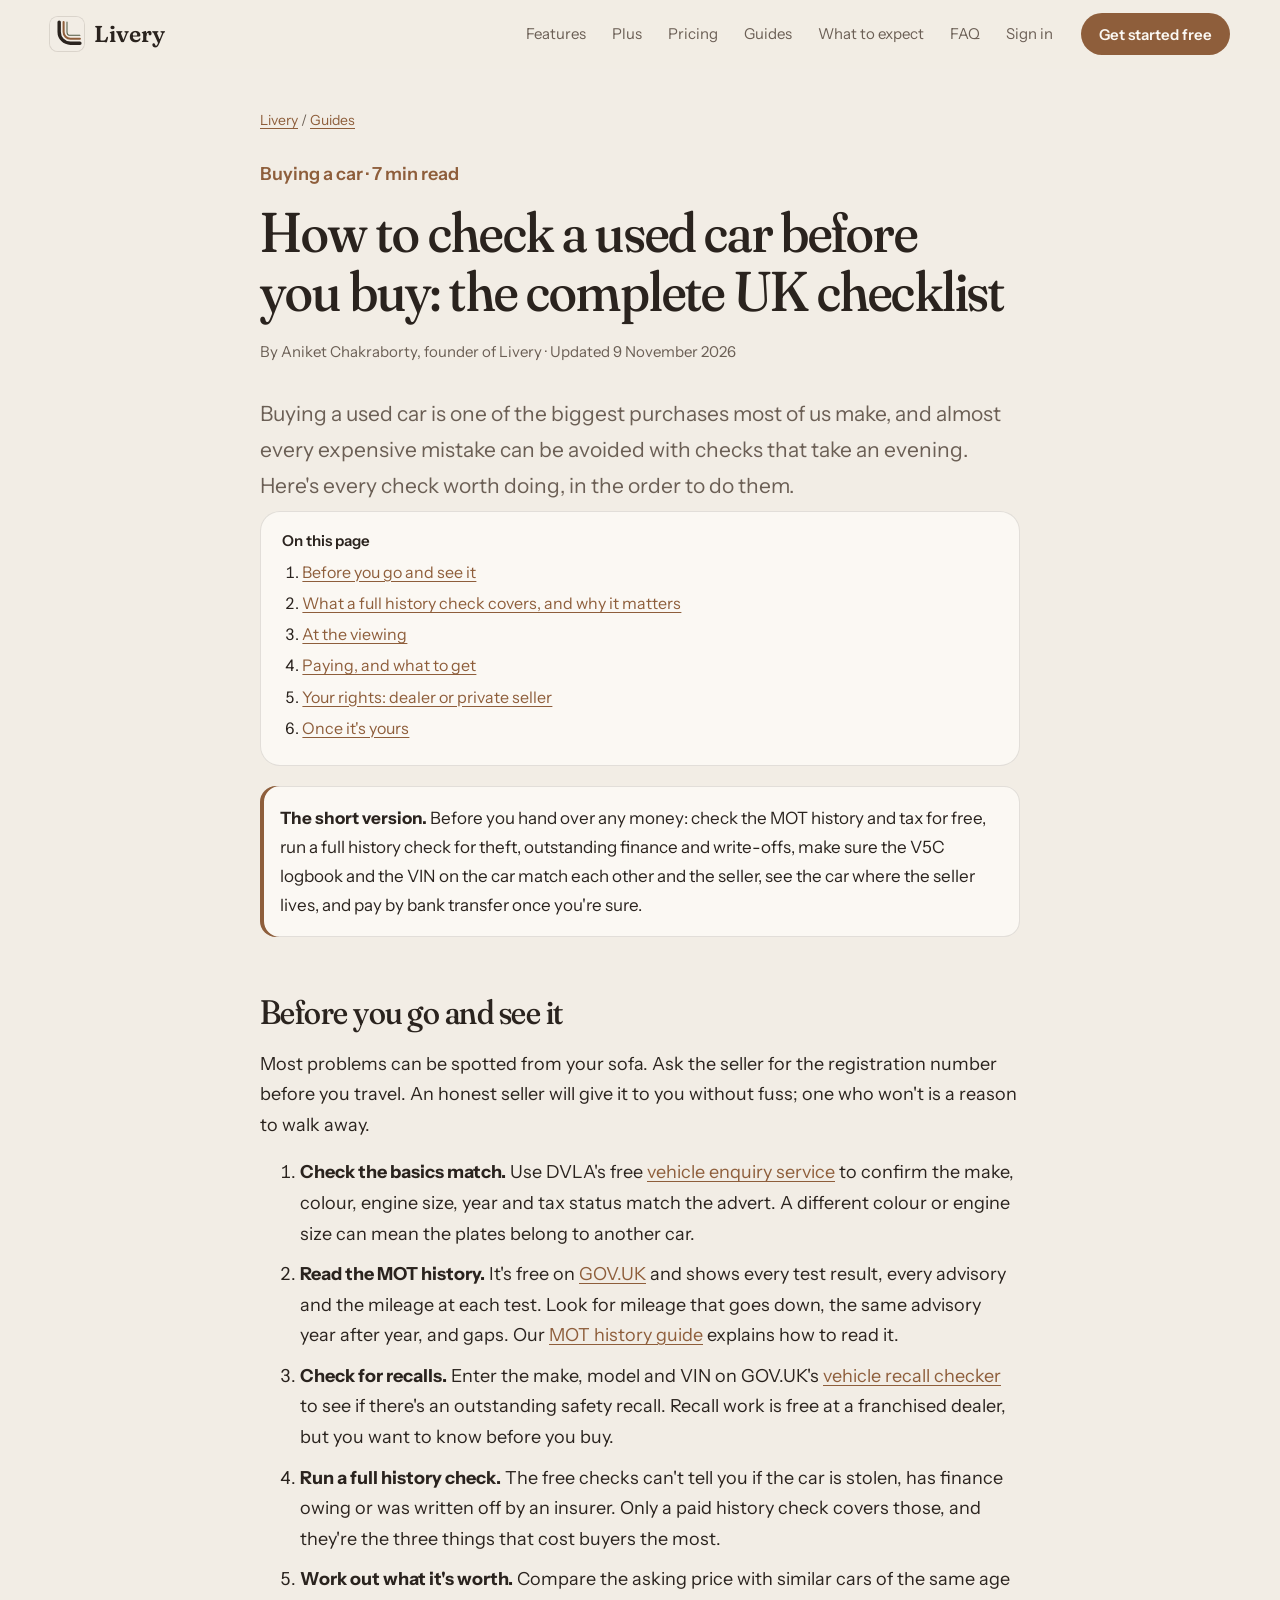
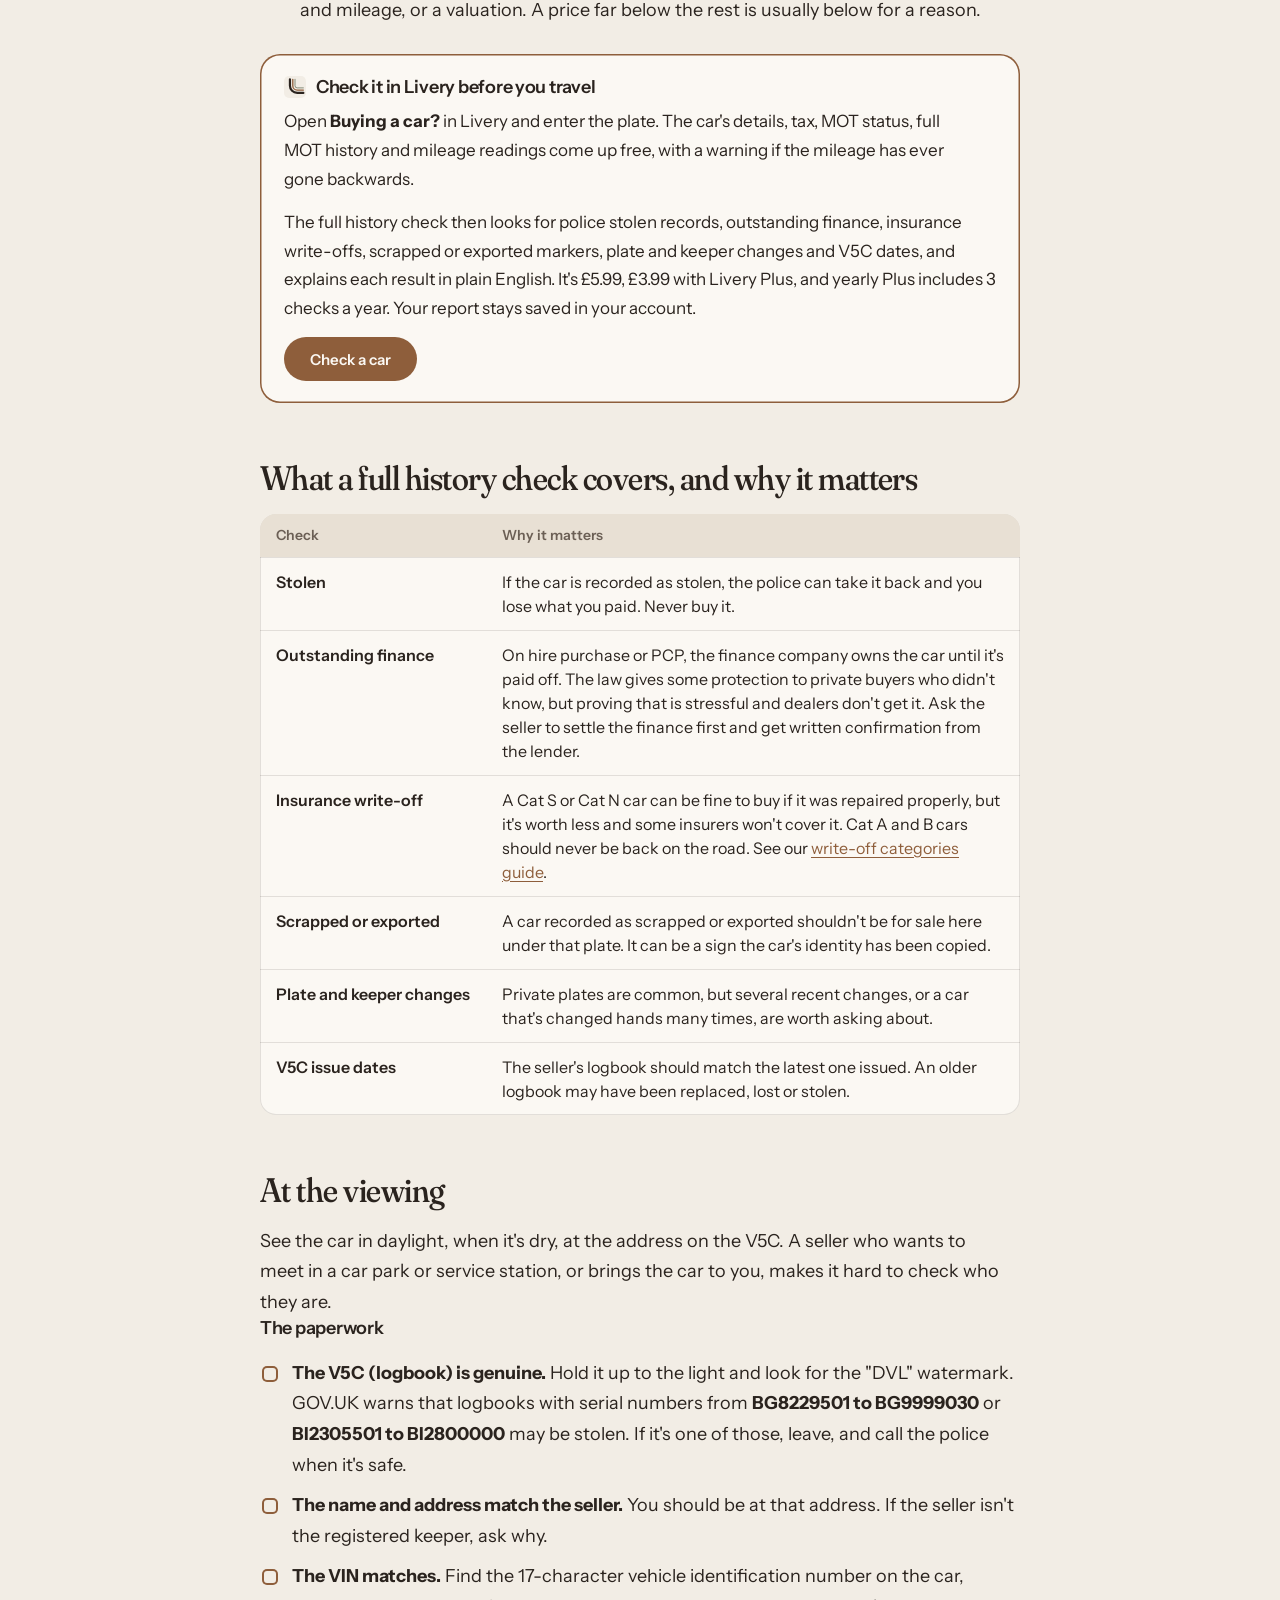
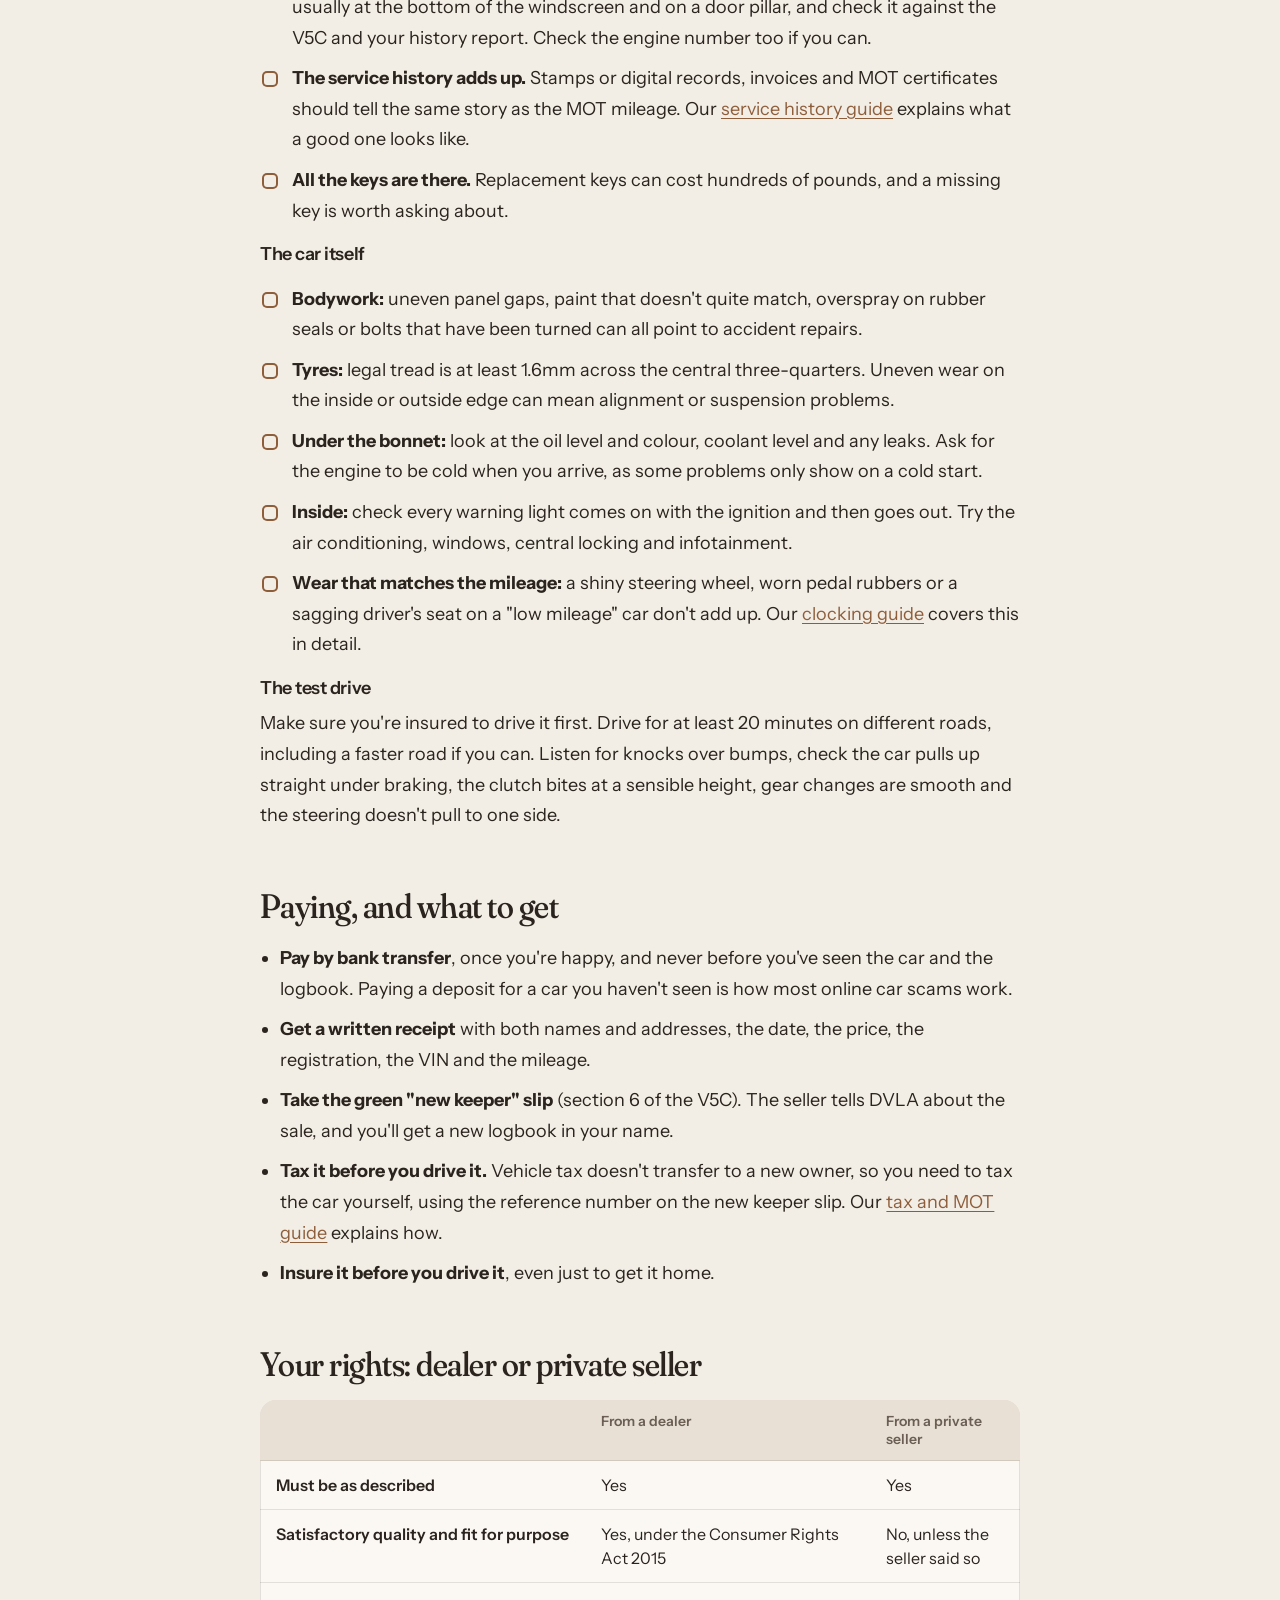
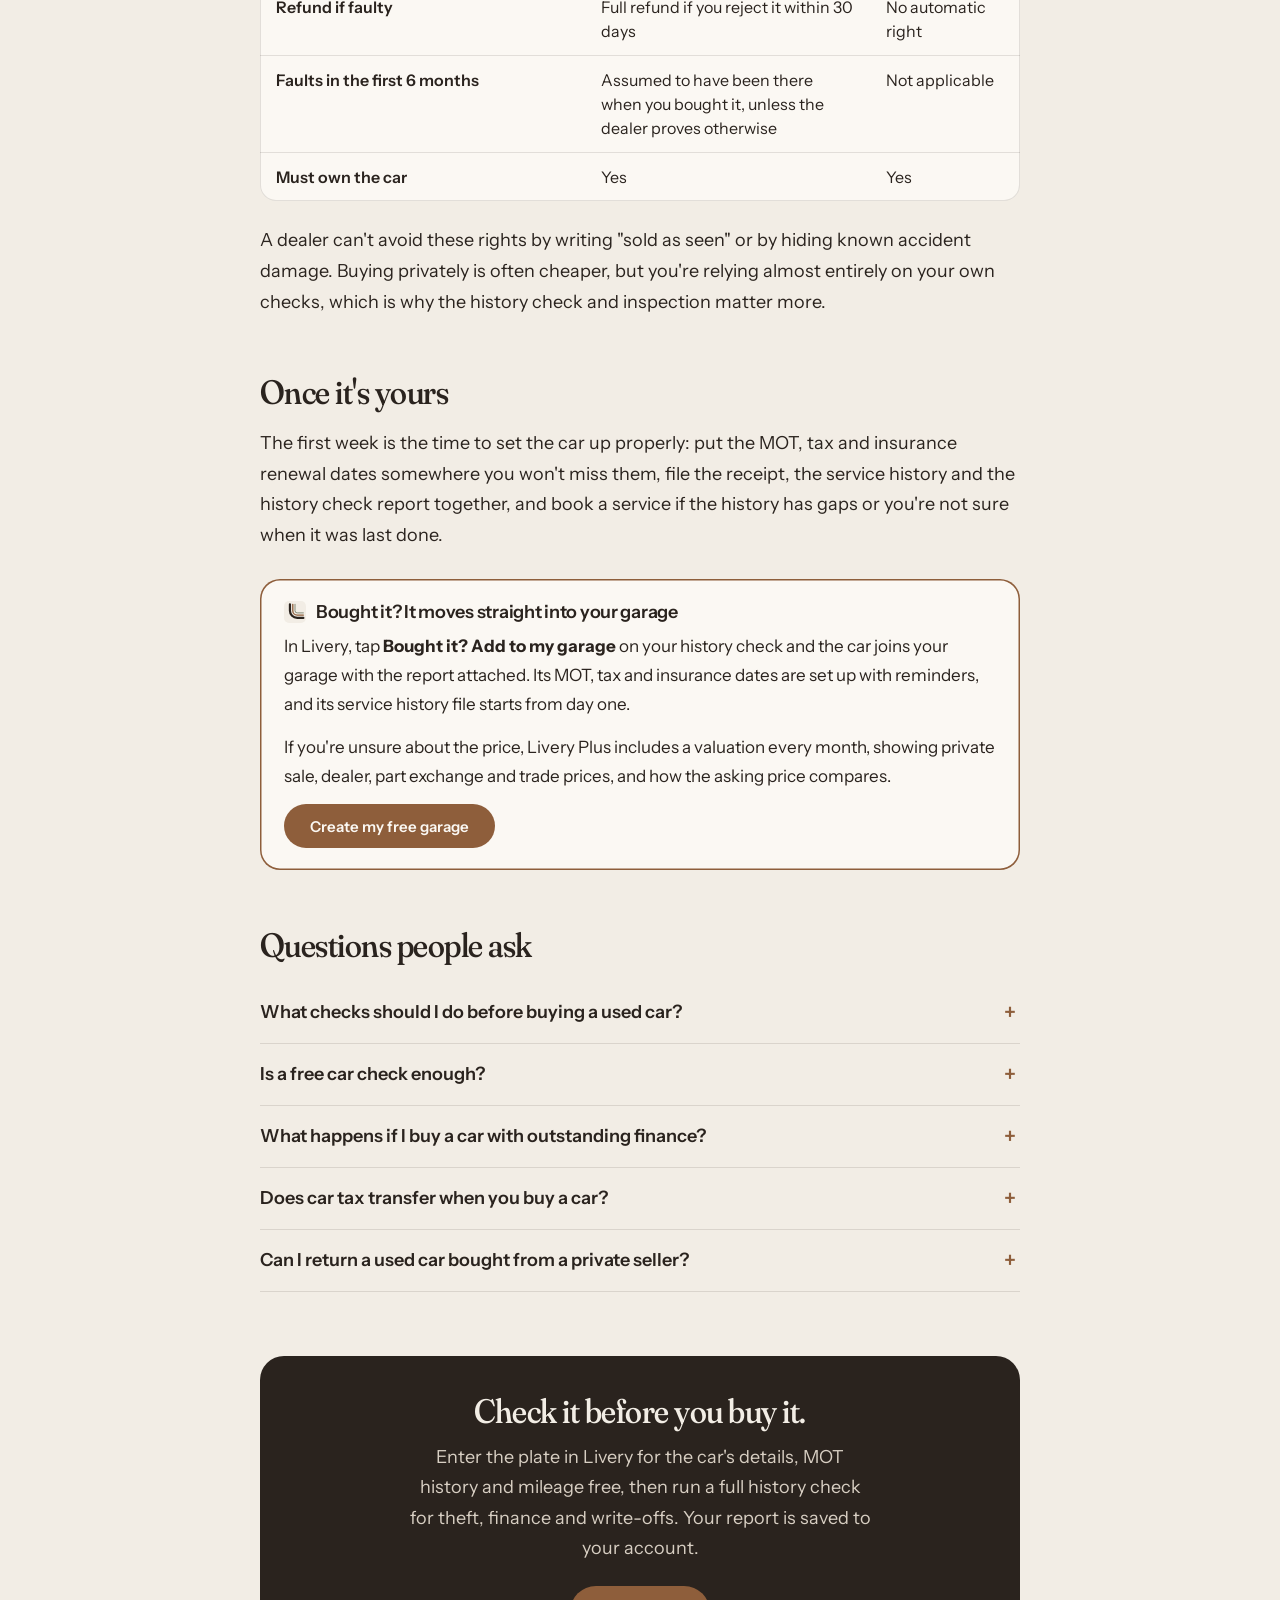
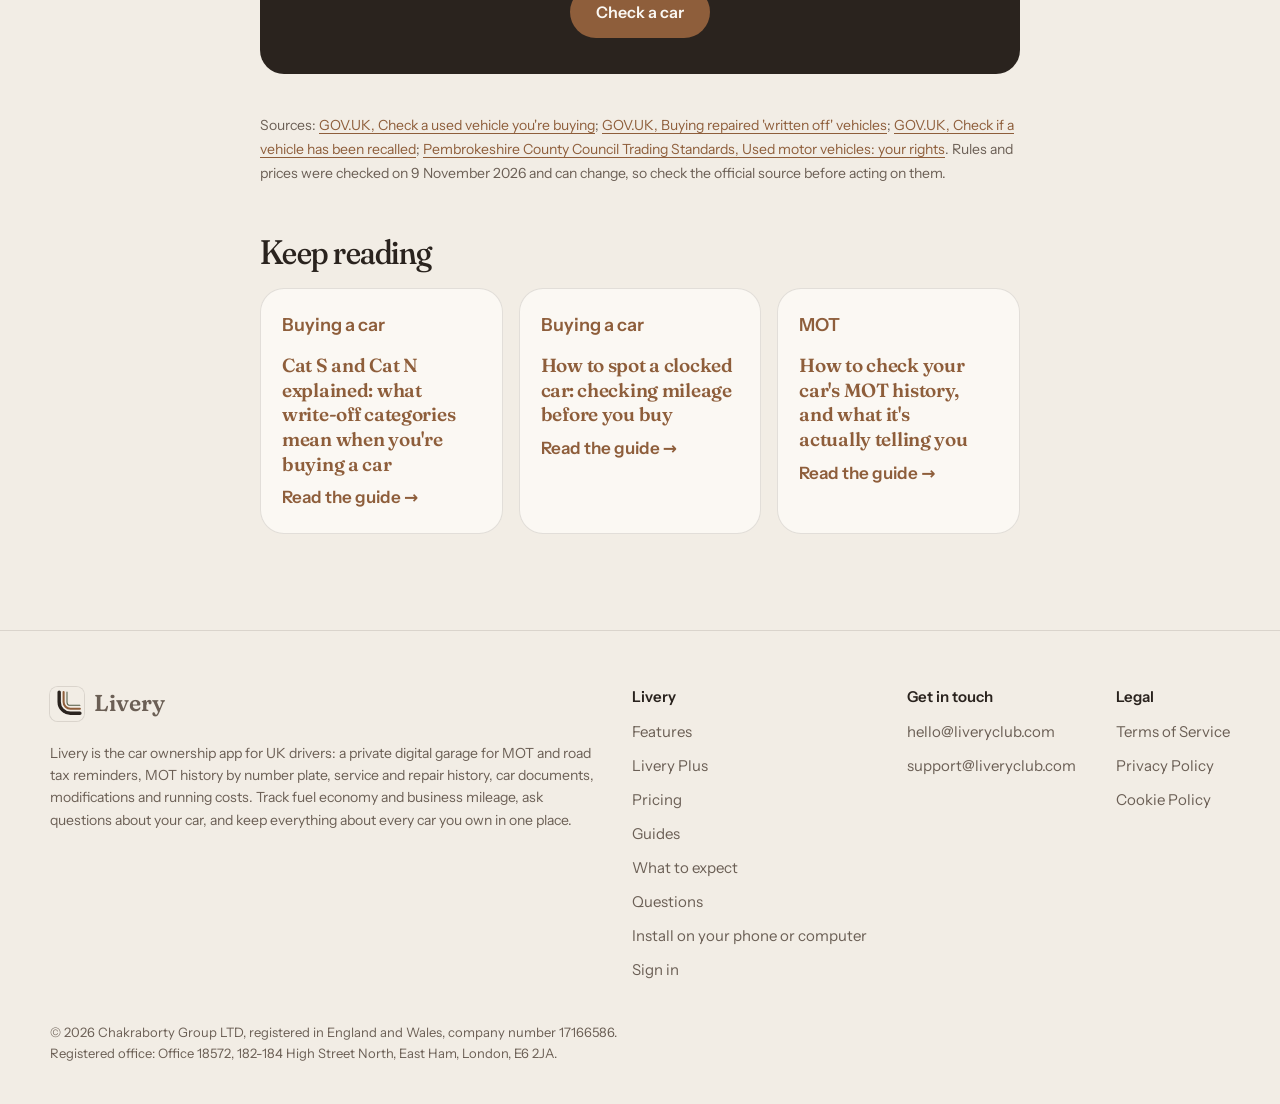
<file: guides/used-car-checks-before-buying/index.html>
<!doctype html>
<html lang="en-GB">
  <head>
    <meta charset="utf-8" />
    <meta name="viewport" content="width=device-width, initial-scale=1, viewport-fit=cover" />
    <meta
      http-equiv="Content-Security-Policy"
      content="default-src 'self'; img-src 'self' data:; style-src 'self'; font-src 'self'; script-src 'self'; connect-src 'self' https://imdoayrrwunixcybqaai.supabase.co; base-uri 'self'; form-action 'self'"
    />
    <meta name="referrer" content="strict-origin-when-cross-origin" />
    <title>Used car checks before you buy: the complete UK checklist | Livery</title>
    <meta name="description" content="Every check before buying a used car in the UK: free MOT and tax checks, stolen, finance and write-off checks, the V5C, VIN, test drive and your rights." />
    <link rel="canonical" href="https://liveryclub.com/guides/used-car-checks-before-buying/" />
    <meta name="theme-color" content="#f2ede5" media="(prefers-color-scheme: light)" />
    <meta name="theme-color" content="#1c1814" media="(prefers-color-scheme: dark)" />
    <link rel="icon" href="/assets/favicon.svg" type="image/svg+xml" />
    <link rel="apple-touch-icon" href="/assets/apple-touch-icon.png" />
    <meta property="og:type" content="article" />
    <meta property="og:site_name" content="Livery" />
    <meta property="og:locale" content="en_GB" />
    <meta property="og:title" content="Used car checks before you buy: the complete UK checklist | Livery" />
    <meta property="og:description" content="Every check before buying a used car in the UK: free MOT and tax checks, stolen, finance and write-off checks, the V5C, VIN, test drive and your rights." />
    <meta property="og:url" content="https://liveryclub.com/guides/used-car-checks-before-buying/" />
    <meta property="og:image" content="https://liveryclub.com/assets/og.jpg" />
    <meta name="twitter:card" content="summary_large_image" />
    <link rel="preload" href="/fonts/fraunces.woff2" as="font" type="font/woff2" crossorigin />
    <link rel="preload" href="/fonts/instrument-sans.woff2" as="font" type="font/woff2" crossorigin />
    <link rel="stylesheet" href="/style.css" />
    <script type="application/ld+json">
{
  "@context": "https://schema.org",
  "@graph": [
    {
      "@type": "Article",
      "@id": "https://liveryclub.com/guides/used-car-checks-before-buying/#article",
      "headline": "How to check a used car before you buy: the complete UK checklist",
      "description": "Every check before buying a used car in the UK: free MOT and tax checks, stolen, finance and write-off checks, the V5C, VIN, test drive and your rights.",
      "inLanguage": "en-GB",
      "datePublished": "2026-11-09",
      "dateModified": "2026-11-09",
      "author": {
        "@type": "Person",
        "name": "Aniket Chakraborty",
        "jobTitle": "Founder, Livery"
      },
      "publisher": {
        "@type": "Organization",
        "@id": "https://liveryclub.com/#org",
        "name": "Livery",
        "url": "https://liveryclub.com/"
      },
      "mainEntityOfPage": "https://liveryclub.com/guides/used-car-checks-before-buying/",
      "image": "https://liveryclub.com/assets/og.jpg"
    },
    {
      "@type": "BreadcrumbList",
      "itemListElement": [
        {
          "@type": "ListItem",
          "position": 1,
          "name": "Livery",
          "item": "https://liveryclub.com/"
        },
        {
          "@type": "ListItem",
          "position": 2,
          "name": "Guides",
          "item": "https://liveryclub.com/guides/"
        },
        {
          "@type": "ListItem",
          "position": 3,
          "name": "Used car checks",
          "item": "https://liveryclub.com/guides/used-car-checks-before-buying/"
        }
      ]
    },
    {
      "@type": "FAQPage",
      "mainEntity": [
        {
          "@type": "Question",
          "name": "What checks should I do before buying a used car?",
          "acceptedAnswer": {
            "@type": "Answer",
            "text": "Check the MOT history, tax and recall status for free on GOV.UK, run a full history check for theft, outstanding finance and insurance write-offs, check the V5C logbook is genuine and matches the seller and the car's VIN, inspect and test drive the car, and only pay by bank transfer once you're satisfied."
          }
        },
        {
          "@type": "Question",
          "name": "Is a free car check enough?",
          "acceptedAnswer": {
            "@type": "Answer",
            "text": "Free checks show the car's details, tax, MOT history and recalls. They can't tell you if the car is stolen, has outstanding finance or was written off by an insurer. Only a paid history check covers those."
          }
        },
        {
          "@type": "Question",
          "name": "What happens if I buy a car with outstanding finance?",
          "acceptedAnswer": {
            "@type": "Answer",
            "text": "The finance company owns the car until the agreement is paid off. The law gives some protection to private buyers who bought in good faith without knowing, but it can be difficult and stressful to rely on. Check for finance before you buy, and if there is some, get the seller to settle it and get written confirmation from the lender."
          }
        },
        {
          "@type": "Question",
          "name": "Does car tax transfer when you buy a car?",
          "acceptedAnswer": {
            "@type": "Answer",
            "text": "No. Since October 2014 vehicle tax doesn't pass to the new keeper. You need to tax the car before you drive it, using the reference number on the green new keeper slip from the V5C."
          }
        },
        {
          "@type": "Question",
          "name": "Can I return a used car bought from a private seller?",
          "acceptedAnswer": {
            "@type": "Answer",
            "text": "Usually not. A private seller must describe the car accurately and must own it, but you don't get the Consumer Rights Act protections you'd have from a dealer, such as the 30-day right to reject a faulty car."
          }
        }
      ]
    }
  ]
}
    </script>
  </head>
  <body>
    <a class="skip" href="#main">Skip to content</a>

    <header class="site-header">
      <div class="wrap">
        <a class="brand" href="/" aria-label="Livery home">
          <svg viewBox="0 0 100 100" aria-hidden="true">
            <rect width="100" height="100" rx="23" fill="#F2EDE5" />
            <g fill="none" stroke-linecap="round">
              <path d="M27 15 V44 A33 33 0 0 0 60 77 H88" stroke="#2A231E" stroke-width="10" />
              <path d="M40 15 V44 A20 20 0 0 0 60 64 H88" stroke="#8E5E3B" stroke-width="6" />
              <path d="M50 15 V44 A10 10 0 0 0 60 54 H88" stroke="#4F5A43" stroke-width="3" />
            </g>
          </svg>
          Livery
        </a>
        <nav class="nav" id="site-nav" aria-label="Main">
          <a href="/#features">Features</a>
          <a href="/#plus">Plus</a>
          <a href="/#pricing">Pricing</a>
          <a href="/guides/">Guides</a>
          <a href="/#expect">What to expect</a>
          <a href="/#faq">FAQ</a>
          <a href="https://app.liveryclub.com/auth">Sign in</a>
        </nav>
        <a class="btn btn-primary" href="https://app.liveryclub.com/auth?mode=signup">Get started free</a>
        <button class="menu-btn" type="button" aria-controls="site-nav" aria-expanded="false" aria-label="Open menu" data-menu-btn>
          <span></span><span></span><span></span>
        </button>
      </div>
    </header>

    <main id="main">
      <article class="article wrap">
        <nav class="crumbs" aria-label="Breadcrumb"><a href="/">Livery</a> <span aria-hidden="true">/</span> <a href="/guides/">Guides</a></nav>
        <p class="eyebrow">Buying a car · 7 min read</p>
        <h1>How to check a used car before you buy: the complete UK checklist</h1>
        <p class="article-meta">By Aniket Chakraborty, founder of Livery · Updated <time datetime="2026-11-09">9 November 2026</time></p>

        <p class="article-lede">Buying a used car is one of the biggest purchases most of us make, and almost every expensive mistake can be avoided with checks that take an evening. Here's every check worth doing, in the order to do them.</p>

        <nav class="toc" aria-label="On this page">
          <p>On this page</p>
          <ol>
            <li><a href="#before">Before you go and see it</a></li>
            <li><a href="#history-check">What a full history check covers, and why it matters</a></li>
            <li><a href="#viewing">At the viewing</a></li>
            <li><a href="#paying">Paying, and what to get</a></li>
            <li><a href="#rights">Your rights: dealer or private seller</a></li>
            <li><a href="#after">Once it's yours</a></li>
          </ol>
        </nav>

        <div class="callout">
          <p><strong>The short version.</strong> Before you hand over any money: check the MOT history and tax for free, run a full history check for theft, outstanding finance and write-offs, make sure the V5C logbook and the VIN on the car match each other and the seller, see the car where the seller lives, and pay by bank transfer once you're sure.</p>
        </div>

        <h2 id="before">Before you go and see it</h2>
        <p>Most problems can be spotted from your sofa. Ask the seller for the registration number before you travel. An honest seller will give it to you without fuss; one who won't is a reason to walk away.</p>
        <ol>
          <li><strong>Check the basics match.</strong> Use DVLA's free <a href="https://vehicleenquiry.service.gov.uk/" rel="noopener">vehicle enquiry service</a> to confirm the make, colour, engine size, year and tax status match the advert. A different colour or engine size can mean the plates belong to another car.</li>
          <li><strong>Read the MOT history.</strong> It's free on <a href="https://www.gov.uk/check-mot-history" rel="noopener">GOV.UK</a> and shows every test result, every advisory and the mileage at each test. Look for mileage that goes down, the same advisory year after year, and gaps. Our <a href="/guides/check-mot-history/">MOT history guide</a> explains how to read it.</li>
          <li><strong>Check for recalls.</strong> Enter the make, model and VIN on GOV.UK's <a href="https://www.gov.uk/check-vehicle-recall" rel="noopener">vehicle recall checker</a> to see if there's an outstanding safety recall. Recall work is free at a franchised dealer, but you want to know before you buy.</li>
          <li><strong>Run a full history check.</strong> The free checks can't tell you if the car is stolen, has finance owing or was written off by an insurer. Only a paid history check covers those, and they're the three things that cost buyers the most.</li>
          <li><strong>Work out what it's worth.</strong> Compare the asking price with similar cars of the same age and mileage, or a valuation. A price far below the rest is usually below for a reason.</li>
        </ol>
        <div class="livery-box">
          <h3><svg viewBox="0 0 100 100" aria-hidden="true"><rect width="100" height="100" rx="23" fill="#F2EDE5" /><g fill="none" stroke-linecap="round"><path d="M27 15 V44 A33 33 0 0 0 60 77 H88" stroke="#2A231E" stroke-width="10" /><path d="M40 15 V44 A20 20 0 0 0 60 64 H88" stroke="#8E5E3B" stroke-width="6" /><path d="M50 15 V44 A10 10 0 0 0 60 54 H88" stroke="#4F5A43" stroke-width="3" /></g></svg> Check it in Livery before you travel</h3>
          <p>Open <strong>Buying a car?</strong> in Livery and enter the plate. The car's details, tax, MOT status, full MOT history and mileage readings come up free, with a warning if the mileage has ever gone backwards.</p>
          <p>The full history check then looks for police stolen records, outstanding finance, insurance write-offs, scrapped or exported markers, plate and keeper changes and V5C dates, and explains each result in plain English. It's £5.99, £3.99 with Livery Plus, and yearly Plus includes 3 checks a year. Your report stays saved in your account.</p>
          <a class="btn btn-primary" href="https://app.liveryclub.com/auth?mode=signup&amp;redirect=%2Fcheck">Check a car</a>
        </div>

        <h2 id="history-check">What a full history check covers, and why it matters</h2>
        <div class="table-wrap">
          <table>
            <thead><tr><th>Check</th><th>Why it matters</th></tr></thead>
            <tbody>
              <tr><td>Stolen</td><td>If the car is recorded as stolen, the police can take it back and you lose what you paid. Never buy it.</td></tr>
              <tr><td>Outstanding finance</td><td>On hire purchase or PCP, the finance company owns the car until it's paid off. The law gives some protection to private buyers who didn't know, but proving that is stressful and dealers don't get it. Ask the seller to settle the finance first and get written confirmation from the lender.</td></tr>
              <tr><td>Insurance write-off</td><td>A Cat S or Cat N car can be fine to buy if it was repaired properly, but it's worth less and some insurers won't cover it. Cat A and B cars should never be back on the road. See our <a href="/guides/cat-s-cat-n-write-off-categories/">write-off categories guide</a>.</td></tr>
              <tr><td>Scrapped or exported</td><td>A car recorded as scrapped or exported shouldn't be for sale here under that plate. It can be a sign the car's identity has been copied.</td></tr>
              <tr><td>Plate and keeper changes</td><td>Private plates are common, but several recent changes, or a car that's changed hands many times, are worth asking about.</td></tr>
              <tr><td>V5C issue dates</td><td>The seller's logbook should match the latest one issued. An older logbook may have been replaced, lost or stolen.</td></tr>
            </tbody>
          </table>
        </div>

        <h2 id="viewing">At the viewing</h2>
        <p>See the car in daylight, when it's dry, at the address on the V5C. A seller who wants to meet in a car park or service station, or brings the car to you, makes it hard to check who they are.</p>
        <h3>The paperwork</h3>
        <ul class="checklist">
          <li><strong>The V5C (logbook) is genuine.</strong> Hold it up to the light and look for the "DVL" watermark. GOV.UK warns that logbooks with serial numbers from <strong>BG8229501 to BG9999030</strong> or <strong>BI2305501 to BI2800000</strong> may be stolen. If it's one of those, leave, and call the police when it's safe.</li>
          <li><strong>The name and address match the seller.</strong> You should be at that address. If the seller isn't the registered keeper, ask why.</li>
          <li><strong>The VIN matches.</strong> Find the 17-character vehicle identification number on the car, usually at the bottom of the windscreen and on a door pillar, and check it against the V5C and your history report. Check the engine number too if you can.</li>
          <li><strong>The service history adds up.</strong> Stamps or digital records, invoices and MOT certificates should tell the same story as the MOT mileage. Our <a href="/guides/car-service-history/">service history guide</a> explains what a good one looks like.</li>
          <li><strong>All the keys are there.</strong> Replacement keys can cost hundreds of pounds, and a missing key is worth asking about.</li>
        </ul>
        <h3>The car itself</h3>
        <ul class="checklist">
          <li><strong>Bodywork:</strong> uneven panel gaps, paint that doesn't quite match, overspray on rubber seals or bolts that have been turned can all point to accident repairs.</li>
          <li><strong>Tyres:</strong> legal tread is at least 1.6mm across the central three-quarters. Uneven wear on the inside or outside edge can mean alignment or suspension problems.</li>
          <li><strong>Under the bonnet:</strong> look at the oil level and colour, coolant level and any leaks. Ask for the engine to be cold when you arrive, as some problems only show on a cold start.</li>
          <li><strong>Inside:</strong> check every warning light comes on with the ignition and then goes out. Try the air conditioning, windows, central locking and infotainment.</li>
          <li><strong>Wear that matches the mileage:</strong> a shiny steering wheel, worn pedal rubbers or a sagging driver's seat on a "low mileage" car don't add up. Our <a href="/guides/spot-clocked-car-mileage/">clocking guide</a> covers this in detail.</li>
        </ul>
        <h3>The test drive</h3>
        <p>Make sure you're insured to drive it first. Drive for at least 20 minutes on different roads, including a faster road if you can. Listen for knocks over bumps, check the car pulls up straight under braking, the clutch bites at a sensible height, gear changes are smooth and the steering doesn't pull to one side.</p>

        <h2 id="paying">Paying, and what to get</h2>
        <ul>
          <li><strong>Pay by bank transfer</strong>, once you're happy, and never before you've seen the car and the logbook. Paying a deposit for a car you haven't seen is how most online car scams work.</li>
          <li><strong>Get a written receipt</strong> with both names and addresses, the date, the price, the registration, the VIN and the mileage.</li>
          <li><strong>Take the green "new keeper" slip</strong> (section 6 of the V5C). The seller tells DVLA about the sale, and you'll get a new logbook in your name.</li>
          <li><strong>Tax it before you drive it.</strong> Vehicle tax doesn't transfer to a new owner, so you need to tax the car yourself, using the reference number on the new keeper slip. Our <a href="/guides/car-tax-and-mot-due-dates/">tax and MOT guide</a> explains how.</li>
          <li><strong>Insure it before you drive it</strong>, even just to get it home.</li>
        </ul>

        <h2 id="rights">Your rights: dealer or private seller</h2>
        <div class="table-wrap">
          <table>
            <thead><tr><th></th><th>From a dealer</th><th>From a private seller</th></tr></thead>
            <tbody>
              <tr><td>Must be as described</td><td>Yes</td><td>Yes</td></tr>
              <tr><td>Satisfactory quality and fit for purpose</td><td>Yes, under the Consumer Rights Act 2015</td><td>No, unless the seller said so</td></tr>
              <tr><td>Refund if faulty</td><td>Full refund if you reject it within 30 days</td><td>No automatic right</td></tr>
              <tr><td>Faults in the first 6 months</td><td>Assumed to have been there when you bought it, unless the dealer proves otherwise</td><td>Not applicable</td></tr>
              <tr><td>Must own the car</td><td>Yes</td><td>Yes</td></tr>
            </tbody>
          </table>
        </div>
        <p>A dealer can't avoid these rights by writing "sold as seen" or by hiding known accident damage. Buying privately is often cheaper, but you're relying almost entirely on your own checks, which is why the history check and inspection matter more.</p>

        <h2 id="after">Once it's yours</h2>
        <p>The first week is the time to set the car up properly: put the MOT, tax and insurance renewal dates somewhere you won't miss them, file the receipt, the service history and the history check report together, and book a service if the history has gaps or you're not sure when it was last done.</p>
        <div class="livery-box">
          <h3><svg viewBox="0 0 100 100" aria-hidden="true"><rect width="100" height="100" rx="23" fill="#F2EDE5" /><g fill="none" stroke-linecap="round"><path d="M27 15 V44 A33 33 0 0 0 60 77 H88" stroke="#2A231E" stroke-width="10" /><path d="M40 15 V44 A20 20 0 0 0 60 64 H88" stroke="#8E5E3B" stroke-width="6" /><path d="M50 15 V44 A10 10 0 0 0 60 54 H88" stroke="#4F5A43" stroke-width="3" /></g></svg> Bought it? It moves straight into your garage</h3>
          <p>In Livery, tap <strong>Bought it? Add to my garage</strong> on your history check and the car joins your garage with the report attached. Its MOT, tax and insurance dates are set up with reminders, and its service history file starts from day one.</p>
          <p>If you're unsure about the price, Livery Plus includes a valuation every month, showing private sale, dealer, part exchange and trade prices, and how the asking price compares.</p>
          <a class="btn btn-primary" href="https://app.liveryclub.com/auth?mode=signup">Create my free garage</a>
        </div>

        <section class="article-faq" aria-labelledby="faq-title">
          <h2 id="faq-title">Questions people ask</h2>
          <details>
            <summary>What checks should I do before buying a used car?</summary>
            <p>Check the MOT history, tax and recall status for free on GOV.UK, run a full history check for theft, outstanding finance and insurance write-offs, check the V5C logbook is genuine and matches the seller and the car's VIN, inspect and test drive the car, and only pay by bank transfer once you're satisfied.</p>
          </details>
          <details>
            <summary>Is a free car check enough?</summary>
            <p>Free checks show the car's details, tax, MOT history and recalls. They can't tell you if the car is stolen, has outstanding finance or was written off by an insurer. Only a paid history check covers those.</p>
          </details>
          <details>
            <summary>What happens if I buy a car with outstanding finance?</summary>
            <p>The finance company owns the car until the agreement is paid off. The law gives some protection to private buyers who bought in good faith without knowing, but it can be difficult and stressful to rely on. Check for finance before you buy, and if there is some, get the seller to settle it and get written confirmation from the lender.</p>
          </details>
          <details>
            <summary>Does car tax transfer when you buy a car?</summary>
            <p>No. Since October 2014 vehicle tax doesn't pass to the new keeper. You need to tax the car before you drive it, using the reference number on the green new keeper slip from the V5C.</p>
          </details>
          <details>
            <summary>Can I return a used car bought from a private seller?</summary>
            <p>Usually not. A private seller must describe the car accurately and must own it, but you don't get the Consumer Rights Act protections you'd have from a dealer, such as the 30-day right to reject a faulty car.</p>
          </details>
        </section>

        <aside class="article-cta">
          <h2>Check it before you buy it.</h2>
          <p>Enter the plate in Livery for the car's details, MOT history and mileage free, then run a full history check for theft, finance and write-offs. Your report is saved to your account.</p>
          <a class="btn btn-primary" href="https://app.liveryclub.com/auth?mode=signup&amp;redirect=%2Fcheck">Check a car</a>
        </aside>

        <p class="article-sources">Sources: <a href="https://www.gov.uk/checks-when-buying-a-used-car" rel="noopener">GOV.UK, Check a used vehicle you're buying</a>; <a href="https://www.gov.uk/government/publications/buying-repaired-written-off-vehicles-a-consumer-guide/buying-repaired-written-off-vehicles-a-consumer-guide" rel="noopener">GOV.UK, Buying repaired 'written off' vehicles</a>; <a href="https://www.gov.uk/check-vehicle-recall" rel="noopener">GOV.UK, Check if a vehicle has been recalled</a>; <a href="https://www.pembrokeshire.gov.uk/consumer-advice-information/used-motor-vehicles-your-rights" rel="noopener">Pembrokeshire County Council Trading Standards, Used motor vehicles: your rights</a>. Rules and prices were checked on 9 November 2026 and can change, so check the official source before acting on them.</p>

        <section class="related" aria-labelledby="related-title">
          <h2 id="related-title">Keep reading</h2>
          <div class="guide-list">
          <a class="guide-card" href="/guides/cat-s-cat-n-write-off-categories/">
            <p class="eyebrow">Buying a car</p>
            <h3>Cat S and Cat N explained: what write-off categories mean when you're buying a car</h3>
            <span class="guide-more">Read the guide →</span>
          </a>
          <a class="guide-card" href="/guides/spot-clocked-car-mileage/">
            <p class="eyebrow">Buying a car</p>
            <h3>How to spot a clocked car: checking mileage before you buy</h3>
            <span class="guide-more">Read the guide →</span>
          </a>
          <a class="guide-card" href="/guides/check-mot-history/">
            <p class="eyebrow">MOT</p>
            <h3>How to check your car's MOT history, and what it's actually telling you</h3>
            <span class="guide-more">Read the guide →</span>
          </a>
          </div>
        </section>
      </article>
    </main>

    <footer class="site-footer">
      <div class="wrap">
        <div class="footer-top">
          <div class="footer-brand">
            <a class="brand" href="/" aria-label="Livery home">
              <svg viewBox="0 0 100 100" aria-hidden="true">
                <rect width="100" height="100" rx="23" fill="#F2EDE5" />
                <g fill="none" stroke-linecap="round">
                  <path d="M27 15 V44 A33 33 0 0 0 60 77 H88" stroke="#2A231E" stroke-width="10" />
                  <path d="M40 15 V44 A20 20 0 0 0 60 64 H88" stroke="#8E5E3B" stroke-width="6" />
                  <path d="M50 15 V44 A10 10 0 0 0 60 54 H88" stroke="#4F5A43" stroke-width="3" />
                </g>
              </svg>
              Livery
            </a>
            <p class="footer-about">
              Livery is the car ownership app for UK drivers: a private digital garage for MOT and
              road tax reminders, MOT history by number plate, service and repair history, car
              documents, modifications and running costs. Track fuel economy and business mileage,
              ask questions about your car, and keep everything about every car you own in one place.
            </p>
          </div>
          <div class="footer-links">
            <div>
              <h4>Livery</h4>
              <a href="/#features">Features</a>
              <a href="/#plus">Livery Plus</a>
              <a href="/#pricing">Pricing</a>
              <a href="/guides/">Guides</a>
              <a href="/#expect">What to expect</a>
              <a href="/#faq">Questions</a>
              <a href="/#install">Install on your phone or computer</a>
              <a href="https://app.liveryclub.com/auth">Sign in</a>
            </div>
            <div>
              <h4>Get in touch</h4>
              <a href="mailto:hello@liveryclub.com">hello@liveryclub.com</a>
              <a href="mailto:support@liveryclub.com">support@liveryclub.com</a>
            </div>
            <div>
              <h4>Legal</h4>
              <a href="https://app.liveryclub.com/terms">Terms of Service</a>
              <a href="https://app.liveryclub.com/privacy">Privacy Policy</a>
              <a href="https://app.liveryclub.com/cookies">Cookie Policy</a>
            </div>
          </div>
        </div>
        <p class="footer-legal">
          © <span data-year>2026</span> Chakraborty Group LTD, registered in England and Wales,
          company number 17166586. Registered office: Office 18572, 182-184 High Street North, East
          Ham, London, E6 2JA.
        </p>
      </div>
    </footer>
    <script src="/nav.js" defer></script>
  </body>
</html>
</file>
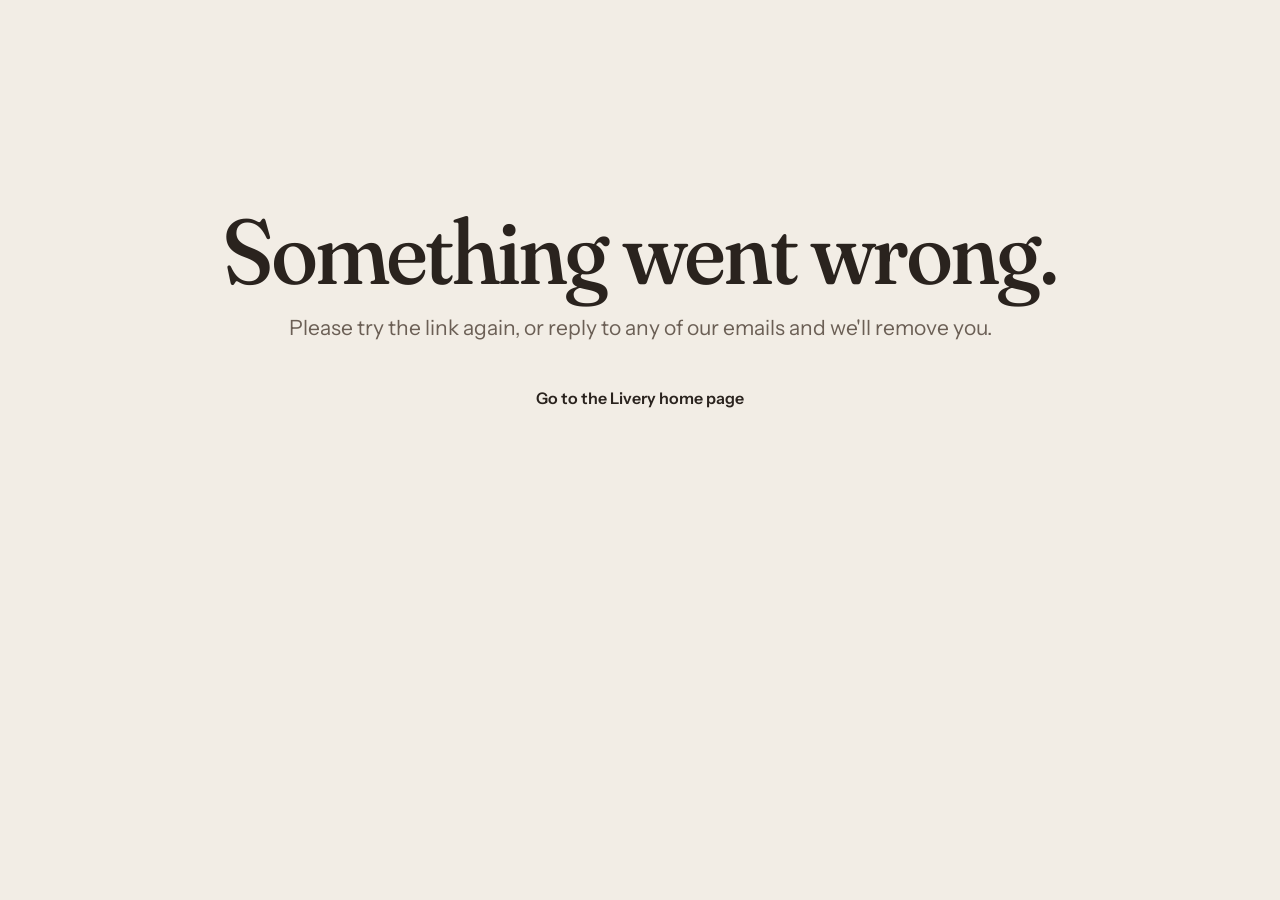
<file: leave.html>
<!doctype html>
<html lang="en-GB">
  <head>
    <meta charset="utf-8" />
    <meta name="viewport" content="width=device-width, initial-scale=1" />
    <meta
      http-equiv="Content-Security-Policy"
      content="default-src 'self'; img-src 'self' data:; style-src 'self'; font-src 'self'; script-src 'self'; connect-src 'self' https://imdoayrrwunixcybqaai.supabase.co; base-uri 'self'; form-action 'self'"
    />
    <meta name="referrer" content="no-referrer" />
    <title>Leave the waitlist - Livery</title>
    <meta name="robots" content="noindex" />
    <link rel="icon" href="/assets/favicon.svg" type="image/svg+xml" />
    <link rel="stylesheet" href="/style.css" />
  </head>
  <body>
    <main class="lost">
      <div class="wrap">
        <h1 data-leave-title>Leaving the waitlist…</h1>
        <p class="lede" data-leave-text>One moment.</p>
        <a class="btn btn-plate" href="/" data-leave-home hidden>Go to the Livery home page</a>
      </div>
    </main>
    <script src="/leave.js" defer></script>
  </body>
</html>
</file>
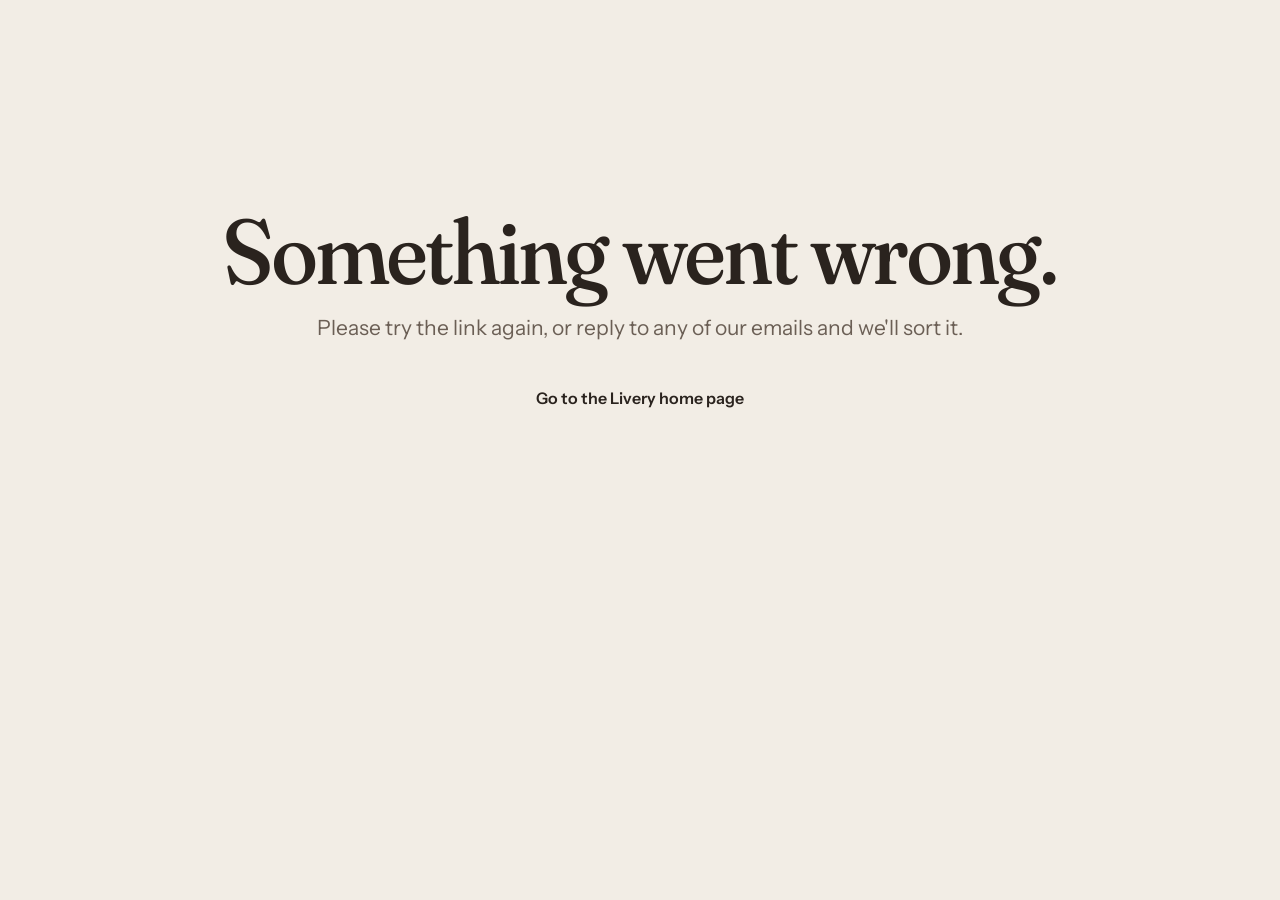
<file: unsubscribe.html>
<!doctype html>
<html lang="en-GB">
  <head>
    <meta charset="utf-8" />
    <meta name="viewport" content="width=device-width, initial-scale=1" />
    <meta
      http-equiv="Content-Security-Policy"
      content="default-src 'self'; img-src 'self' data:; style-src 'self'; font-src 'self'; script-src 'self'; connect-src 'self' https://imdoayrrwunixcybqaai.supabase.co; base-uri 'self'; form-action 'self'"
    />
    <meta name="referrer" content="no-referrer" />
    <title>Unsubscribe - Livery</title>
    <meta name="robots" content="noindex" />
    <link rel="icon" href="/assets/favicon.svg" type="image/svg+xml" />
    <link rel="stylesheet" href="/style.css" />
  </head>
  <body>
    <main class="lost">
      <div class="wrap">
        <h1 data-unsub-title>Unsubscribing you…</h1>
        <p class="lede" data-unsub-text>One moment.</p>
        <a class="btn btn-plate" href="/" data-unsub-home hidden>Go to the Livery home page</a>
      </div>
    </main>
    <script src="/unsubscribe.js" defer></script>
  </body>
</html>
</file>
<file: style.css>
/* Livery — liveryclub.com
   Brand tokens match the app (src/styles.css). */

/* Fonts are hosted here (no requests to third parties). SIL Open Font License. */
@font-face {
  font-family: "Fraunces";
  src: url("/fonts/fraunces.woff2") format("woff2");
  font-weight: 100 900;
  font-display: swap;
}
@font-face {
  font-family: "Instrument Sans";
  src: url("/fonts/instrument-sans.woff2") format("woff2");
  font-weight: 400 700;
  font-display: swap;
}
@font-face {
  font-family: "Barlow Condensed";
  src: url("/fonts/barlow-condensed-600.woff2") format("woff2");
  font-weight: 600;
  font-display: swap;
}
@font-face {
  font-family: "Barlow Condensed";
  src: url("/fonts/barlow-condensed-700.woff2") format("woff2");
  font-weight: 700;
  font-display: swap;
}

:root {
  --oat: #f2ede5;
  --paper: #fbf8f3;
  --sand: #e8e0d4;
  --espresso: #2a231e;
  --ink-soft: #6b5f55;
  --leather: #8e5e3b;
  --leather-deep: #74492b;
  --olive: #4f5a43;
  --plate: #f3c32b;
  --plate-ink: #141414;
  --moss: #5f7a45;
  --ochre: #c2913a;
  --brick: #a5492f;
  --line: rgb(42 35 30 / 0.12);

  --bg: var(--oat);
  --surface: var(--paper);
  --text: var(--espresso);
  --muted: var(--ink-soft);
  --accent: var(--leather);

  --serif: "Fraunces", Georgia, serif;
  --sans: "Instrument Sans", system-ui, -apple-system, sans-serif;
  --display: "Barlow Condensed", "Instrument Sans", sans-serif;

  --ease: cubic-bezier(0.32, 0.72, 0, 1);
  --wrap: 1180px;
  --gutter: clamp(16px, 4vw, 40px);
  color-scheme: light;
}

@media (prefers-color-scheme: dark) {
  :root {
    --bg: #1c1814;
    --surface: #26201b;
    --sand: #332b24;
    --text: #efe8dd;
    --muted: #b3a697;
    --accent: #c9a27a;
    --line: rgb(239 232 221 / 0.1);
    color-scheme: dark;
  }
}

*,
*::before,
*::after {
  box-sizing: border-box;
}

html {
  -webkit-text-size-adjust: 100%;
  scroll-behavior: smooth;
  scroll-padding-top: 80px;
}

body {
  margin: 0;
  background: var(--bg);
  color: var(--text);
  font: 400 17px/1.6 var(--sans);
  -webkit-font-smoothing: antialiased;
  overflow-x: clip;
}

img {
  display: block;
  max-width: 100%;
  height: auto;
}

a {
  color: inherit;
}

:focus-visible {
  outline: 3px solid var(--accent);
  outline-offset: 3px;
  border-radius: 6px;
}

.wrap {
  width: min(var(--wrap), 100% - 2 * var(--gutter));
  margin-inline: auto;
}

.skip {
  position: absolute;
  left: -999px;
  top: 8px;
  background: var(--espresso);
  color: var(--oat);
  padding: 10px 16px;
  border-radius: 999px;
  z-index: 100;
}
.skip:focus {
  left: 12px;
}

/* ── Type ──────────────────────────────────────────────────────────── */

h1,
h2,
h3 {
  font-family: var(--serif);
  font-weight: 500;
  font-variation-settings:
    "SOFT" 60,
    "opsz" 120;
  letter-spacing: -0.015em;
  margin: 0;
  text-wrap: balance;
}

h1 {
  font-size: clamp(46px, 7.4vw, 92px);
  line-height: 0.98;
}

h2 {
  font-size: clamp(34px, 4.6vw, 58px);
  line-height: 1.04;
}

h3 {
  font-size: clamp(22px, 2.2vw, 27px);
  line-height: 1.2;
  font-variation-settings:
    "SOFT" 40,
    "opsz" 36;
}

p {
  margin: 0;
  text-wrap: pretty;
}

.lede {
  font-size: clamp(18px, 1.7vw, 21px);
  line-height: 1.55;
  color: var(--muted);
  max-width: 34em;
}

/* ── Buttons ───────────────────────────────────────────────────────── */

.btn {
  display: inline-flex;
  align-items: center;
  justify-content: center;
  gap: 10px;
  min-height: 52px;
  padding: 0 26px;
  border-radius: 999px;
  border: 0;
  font: 600 16px/1 var(--sans);
  text-decoration: none;
  cursor: pointer;
  transition:
    transform 0.4s var(--ease),
    background-color 0.3s;
}
.btn:active {
  transform: scale(0.97);
}
.btn-primary {
  background: var(--leather);
  color: var(--paper);
}
.btn-primary:hover {
  background: var(--leather-deep);
}
.btn-quiet {
  background: transparent;
  color: var(--text);
  box-shadow: inset 0 0 0 1.5px var(--line);
}
.btn-quiet:hover {
  box-shadow: inset 0 0 0 1.5px var(--text);
}

/* ── Header ────────────────────────────────────────────────────────── */

.site-header {
  position: sticky;
  top: 0;
  z-index: 50;
  background: color-mix(in srgb, var(--bg) 82%, transparent);
  backdrop-filter: saturate(1.4) blur(18px);
  -webkit-backdrop-filter: saturate(1.4) blur(18px);
  border-bottom: 1px solid transparent;
  transition: border-color 0.3s;
}
.site-header.scrolled {
  border-bottom-color: var(--line);
}
.site-header .wrap {
  display: flex;
  align-items: center;
  gap: 28px;
  height: 68px;
}
.brand {
  display: inline-flex;
  align-items: center;
  gap: 10px;
  text-decoration: none;
  font: 600 23px/1 var(--serif);
  font-variation-settings: "SOFT" 60;
}
.brand svg {
  width: 34px;
  height: 34px;
  border-radius: 23%;
  box-shadow: 0 0 0 1px var(--line);
}
.nav {
  display: flex;
  gap: 26px;
  margin-left: auto;
  font-size: 15px;
}
.nav a {
  text-decoration: none;
  color: var(--muted);
}
.nav a:hover {
  color: var(--text);
}
.site-header .btn {
  min-height: 42px;
  padding: 0 18px;
  font-size: 15px;
}
.menu-btn {
  display: none;
}
@media (max-width: 860px) {
  .site-header .btn {
    margin-left: auto;
  }
  /* Three-bar menu */
  .menu-btn {
    display: inline-flex;
    flex-direction: column;
    justify-content: center;
    gap: 5px;
    width: 44px;
    height: 44px;
    margin-left: -12px;
    padding: 0 11px;
    border: 0;
    border-radius: 12px;
    background: transparent;
    color: var(--text);
    cursor: pointer;
  }
  .menu-btn span {
    display: block;
    height: 2px;
    border-radius: 2px;
    background: currentColor;
    transition: transform 0.25s var(--ease), opacity 0.2s;
  }
  .menu-open .menu-btn span:nth-child(1) {
    transform: translateY(7px) rotate(45deg);
  }
  .menu-open .menu-btn span:nth-child(2) {
    opacity: 0;
  }
  .menu-open .menu-btn span:nth-child(3) {
    transform: translateY(-7px) rotate(-45deg);
  }
  .nav {
    display: none;
    position: absolute;
    top: 100%;
    left: 0;
    right: 0;
    flex-direction: column;
    gap: 0;
    margin: 0;
    padding: 8px var(--gutter) 18px;
    background: var(--bg);
    border-bottom: 1px solid var(--line);
    box-shadow: 0 18px 30px rgb(42 35 30 / 0.08);
    font-size: 18px;
  }
  .nav a {
    padding: 14px 0;
    color: var(--text);
    border-bottom: 1px solid var(--line);
  }
  .nav a:last-child {
    border-bottom: 0;
  }
  .menu-open .nav {
    display: flex;
  }
}
@media (prefers-reduced-motion: reduce) {
  .menu-btn span {
    transition: none;
  }
}

/* ── Hero ──────────────────────────────────────────────────────────── */

.hero {
  position: relative;
  padding: clamp(32px, 7vw, 96px) 0 clamp(48px, 6vw, 80px);
  overflow: hidden;
}
.hero .wrap {
  display: grid;
  grid-template-columns: minmax(0, 1.1fr) minmax(0, 0.9fr);
  align-items: center;
  gap: clamp(28px, 5vw, 72px);
}
.hero h1 {
  max-width: 10ch;
}
.hero .lede {
  margin-top: 22px;
}

/* The number plate: type a registration, add the car. */
.plate-form {
  margin-top: 34px;
  display: flex;
  flex-wrap: wrap;
  gap: 12px;
  align-items: stretch;
}
.plate {
  display: flex;
  align-items: stretch;
  height: 64px;
  width: min(100%, 330px);
  border-radius: 10px;
  background: var(--plate);
  box-shadow:
    inset 0 0 0 2.5px var(--plate-ink),
    0 14px 30px -18px rgb(80 60 0 / 0.65);
  overflow: hidden;
}
.plate-band {
  flex: 0 0 44px;
  background: #1f4fa0;
  color: #fff;
  font: 700 15px/1 var(--display);
  display: flex;
  align-items: flex-end;
  justify-content: center;
  padding-bottom: 10px;
  border: 2.5px solid var(--plate-ink);
  border-right: 0;
  border-radius: 10px 0 0 10px;
}
.plate input {
  flex: 1;
  min-width: 0;
  border: 0;
  background: transparent;
  color: var(--plate-ink);
  font: 700 38px/1 var(--display);
  letter-spacing: 0.08em;
  text-transform: uppercase;
  text-align: center;
  padding: 0 12px;
  outline: none;
}
.plate input::placeholder {
  color: rgb(20 20 20 / 0.38);
}
.plate:focus-within {
  box-shadow:
    inset 0 0 0 2.5px var(--plate-ink),
    0 0 0 4px color-mix(in srgb, var(--accent) 40%, transparent);
}
.plate-form .btn {
  min-height: 64px;
  padding: 0 28px;
}
.plate-note {
  margin-top: 14px;
  font-size: 14px;
  color: var(--muted);
}

/* Coming soon + waitlist */
.soon {
  display: inline-flex;
  align-items: flex-start;
  gap: 8px;
  margin: 0 0 24px;
  font: 500 15px/1.4 var(--sans);
  color: var(--muted);
}
.soon-dot {
  width: 8px;
  height: 8px;
  border-radius: 50%;
  background: var(--moss);
}
@media (prefers-reduced-motion: reduce) {
  .soon-dot {
    animation: none;
  }
}
.waitlist {
  margin-top: 30px;
  display: grid;
  gap: 12px;
  max-width: 520px;
}
.wl-title {
  margin: 0 0 4px;
  font: 600 18px/1.3 var(--sans);
  color: var(--text);
}
.wl-hint {
  margin: -4px 0 4px;
  font-size: 13.5px;
  color: var(--muted);
}
.wl-row {
  display: flex;
  gap: 10px;
  flex-wrap: wrap;
}
.wl-email {
  flex: 1 1 240px;
  min-width: 0;
  min-height: 56px;
  padding: 0 20px;
  border-radius: 999px;
  border: 0;
  background: var(--surface);
  box-shadow: inset 0 0 0 1.5px var(--line);
  color: var(--text);
  font: 400 16px/1 var(--sans);
  outline: none;
}
.wl-name {
  flex: 0 1 200px;
}
.wl-email::placeholder {
  color: var(--muted);
}
.wl-email:focus {
  box-shadow:
    inset 0 0 0 1.5px var(--accent),
    0 0 0 4px color-mix(in srgb, var(--accent) 25%, transparent);
}
.wl-row .btn {
  min-height: 56px;
}
.consent {
  display: flex;
  gap: 12px;
  align-items: flex-start;
  font-size: 13.5px;
  line-height: 1.5;
  color: var(--muted);
  cursor: pointer;
}
.consent input {
  flex: 0 0 auto;
  width: 18px;
  height: 18px;
  margin-top: 2px;
  accent-color: var(--leather);
}
.consent a {
  color: var(--accent);
}
.wl-msg {
  min-height: 1.4em;
  margin: 0;
  font-size: 14px;
  color: var(--muted);
}
.wl-msg.bad {
  color: var(--brick);
}
.hp {
  position: absolute;
  left: -10000px;
  width: 1px;
  height: 1px;
  overflow: hidden;
}
.wl-done {
  margin-top: 30px;
  max-width: 520px;
  padding: 24px;
  border-radius: 22px;
  background: var(--surface);
  box-shadow: inset 0 0 0 1px var(--line);
  outline: none;
}
.wl-done[hidden],
.waitlist[hidden] {
  display: none;
}
.wl-done .wl-done-title {
  margin: 0 0 8px;
  font: 500 30px/1.1 var(--serif);
  color: var(--text);
}
.wl-done p {
  margin: 0;
  color: var(--muted);
}
.share {
  margin-top: 18px;
  display: flex;
  gap: 10px;
  flex-wrap: wrap;
}

/* Phone frame */
.phone {
  position: relative;
  width: min(100%, 330px);
  aspect-ratio: 390 / 844;
  border-radius: 48px;
  padding: 10px;
  background: #1b1714;
  box-shadow:
    inset 0 0 0 1.5px #4a4038,
    0 40px 80px -30px rgb(42 35 30 / 0.55),
    0 18px 30px -20px rgb(42 35 30 / 0.4);
}
.phone img {
  width: 100%;
  height: 100%;
  object-fit: cover;
  object-position: top;
  border-radius: 39px;
}

.hero-visual {
  position: relative;
  display: grid;
  place-items: center;
  min-height: 560px;
}
.hero-visual .phone {
  z-index: 2;
  translate: 12% 0;
}

/* The livery stripes: the logo's three lines, at full scale. */
.stripes {
  position: absolute;
  top: -8%;
  bottom: -12%;
  left: -6%;
  width: 150%;
  z-index: 1;
  overflow: visible;
  pointer-events: none;
}
.stripes path {
  fill: none;
  stroke-linecap: round;
  stroke-dasharray: 1;
  stroke-dashoffset: 1;
  animation: draw 1.8s var(--ease) 0.15s forwards;
}
.stripes .s1 {
  stroke: var(--espresso);
}
.stripes .s2 {
  stroke: var(--leather);
  animation-delay: 0.3s;
}
.stripes .s3 {
  stroke: var(--olive);
  animation-delay: 0.45s;
}
@media (prefers-color-scheme: dark) {
  .stripes .s1 {
    stroke: #efe8dd;
  }
  .stripes .s2 {
    stroke: #c9a27a;
  }
  .stripes .s3 {
    stroke: #a3ad92;
  }
}
@keyframes draw {
  to {
    stroke-dashoffset: 0;
  }
}

@media (max-width: 900px) {
  .hero .wrap {
    grid-template-columns: minmax(0, 1fr);
  }
  .hero-visual {
    margin-top: 8px;
  }
  .hero-visual .phone {
    translate: 0 0;
  }
  .stripes {
    overflow: hidden;
    top: 0;
    bottom: -4%;
  }
  .hero h1 {
    max-width: 12ch;
  }
  .hero-visual {
    min-height: 0;
    padding: 24px 0 8px;
  }
  .hero-visual .phone {
    width: min(78%, 300px);
  }
  .stripes {
    left: -2%;
    width: 140%;
  }
}

/* ── Dates strip ──────────────────────────────────────────────────── */

.dates {
  padding: clamp(56px, 8vw, 104px) 0;
  background: var(--surface);
  border-block: 1px solid var(--line);
}
.dates .wrap {
  display: grid;
  grid-template-columns: minmax(0, 0.9fr) minmax(0, 1.1fr);
  gap: clamp(28px, 6vw, 80px);
  align-items: center;
}
.dates .lede {
  margin-top: 18px;
}
.dials {
  display: grid;
  grid-template-columns: repeat(4, 1fr);
  gap: clamp(10px, 2vw, 24px);
  list-style: none;
  padding: 0;
  margin: 0;
}
.dial {
  text-align: center;
}
.dial svg {
  width: 100%;
  max-width: 132px;
  margin-inline: auto;
}
.dial circle {
  fill: none;
}
.dial .track {
  stroke: var(--sand);
}
.dial .value {
  stroke-linecap: round;
  transform: rotate(-90deg);
  transform-origin: 50% 50%;
}
.dial text {
  fill: var(--text);
  font-family: var(--display);
  font-weight: 700;
}
.dial .unit {
  font-family: var(--sans);
  font-weight: 500;
}
.dial strong {
  display: block;
  margin-top: 10px;
  font-weight: 600;
}
.dial span {
  font-size: 14px;
  color: var(--muted);
}
.ok {
  stroke: var(--moss);
  fill: var(--moss);
}
.soon {
  stroke: var(--ochre);
  fill: var(--ochre);
}
.late {
  stroke: var(--brick);
  fill: var(--brick);
}
@media (max-width: 900px) {
  .dates .wrap {
    grid-template-columns: minmax(0, 1fr);
  }
}
@media (max-width: 520px) {
  .dials {
    grid-template-columns: repeat(2, 1fr);
    row-gap: 28px;
  }
}

/* ── Feature chapters ─────────────────────────────────────────────── */

.chapters {
  padding: clamp(48px, 6vw, 80px) 0 clamp(32px, 5vw, 64px);
}
.chapters-intro {
  max-width: 760px;
  margin-bottom: clamp(32px, 4vw, 56px);
}
.chapters-intro .lede {
  margin-top: 18px;
}

.chapter {
  display: grid;
  grid-template-columns: minmax(0, 1fr) minmax(0, 1fr);
  align-items: center;
  gap: clamp(32px, 7vw, 110px);
  padding-block: clamp(36px, 5vw, 64px);
}
.chapter + .chapter {
  border-top: 1px solid var(--line);
}
.chapter:nth-child(even) .chapter-copy {
  order: 2;
}
.chapter-copy {
  max-width: 470px;
}
.chapter-copy p {
  margin-top: 16px;
  color: var(--muted);
}
.chapter-copy ul {
  margin: 22px 0 0;
  padding: 0;
  list-style: none;
  display: grid;
  gap: 10px;
}
.chapter-copy li {
  position: relative;
  padding-left: 26px;
}
.chapter-copy li::before {
  content: "";
  position: absolute;
  left: 2px;
  top: 0.62em;
  width: 12px;
  height: 7px;
  border-left: 2px solid var(--accent);
  border-bottom: 2px solid var(--accent);
  rotate: -45deg;
  translate: 0 -50%;
}
.chapter-visual {
  display: grid;
  place-items: center;
  padding: clamp(28px, 4vw, 48px) 0;
  border-radius: 40px;
  background: var(--sand);
}
.chapter-visual .phone {
  width: min(70%, 300px);
}
@media (max-width: 820px) {
  .chapter {
    grid-template-columns: 1fr;
  }
  .chapter:nth-child(even) .chapter-copy {
    order: 0;
  }
}

/* ── Also included ────────────────────────────────────────────────── */

.extras {
  padding: clamp(40px, 6vw, 80px) 0 clamp(64px, 9vw, 120px);
}
.extras h2 {
  max-width: 14ch;
}
.extras-grid {
  margin-top: clamp(32px, 4vw, 52px);
  display: grid;
  grid-template-columns: repeat(3, minmax(0, 1fr));
  gap: 36px 48px;
}
.extra h3 {
  font-size: 21px;
  display: flex;
  align-items: center;
  gap: 12px;
}
.extra h3 svg {
  flex: 0 0 26px;
  width: 26px;
  height: 26px;
  stroke: var(--accent);
}
.extra p {
  margin-top: 8px;
  color: var(--muted);
  font-size: 16px;
}
@media (max-width: 900px) {
  .extras-grid {
    grid-template-columns: repeat(2, minmax(0, 1fr));
  }
}
@media (max-width: 560px) {
  .extras-grid {
    grid-template-columns: 1fr;
    gap: 28px;
  }
}

/* ── Privacy ───────────────────────────────────────────────────────── */

.privacy {
  background: var(--espresso);
  color: var(--oat);
  padding: clamp(64px, 9vw, 128px) 0;
}
@media (prefers-color-scheme: dark) {
  .privacy {
    background: #110e0b;
  }
}
.privacy .wrap {
  display: grid;
  grid-template-columns: minmax(0, 1fr) minmax(0, 1fr);
  gap: clamp(32px, 6vw, 96px);
  align-items: start;
}
.privacy .lede {
  color: rgb(242 237 229 / 0.72);
  margin-top: 20px;
}
.privacy dl {
  margin: 0;
  display: grid;
  gap: 26px;
}
.privacy dt {
  font: 500 22px/1.25 var(--serif);
  font-variation-settings: "SOFT" 40;
}
.privacy dd {
  margin: 6px 0 0;
  color: rgb(242 237 229 / 0.7);
}
.privacy a {
  color: #e4c49f;
}
@media (max-width: 820px) {
  .privacy .wrap {
    grid-template-columns: 1fr;
  }
}

/* ── Roadmap ───────────────────────────────────────────────────────── */

.roadmap {
  padding: clamp(64px, 9vw, 128px) 0;
}
.roadmap-head {
  max-width: 720px;
}
.roadmap-head .lede {
  margin-top: 18px;
}
.timeline {
  margin-top: clamp(40px, 5vw, 64px);
  display: grid;
  grid-template-columns: repeat(3, minmax(0, 1fr));
  gap: 0;
  list-style: none;
  padding: 0;
}
.stage {
  padding: 0 clamp(16px, 2.4vw, 32px) 0 0;
  position: relative;
}
.stage-head {
  display: flex;
  align-items: center;
  gap: 12px;
  padding-bottom: 18px;
  margin-bottom: 22px;
  border-bottom: 2px solid var(--line);
  font: 500 22px/1.2 var(--serif);
}
.stage:nth-child(1) .stage-head {
  border-bottom-color: var(--leather);
}
.stage-head .tag {
  font: 600 13px/1 var(--sans);
  padding: 6px 10px;
  border-radius: 999px;
  background: var(--sand);
  color: var(--muted);
}
.stage:nth-child(1) .tag {
  background: color-mix(in srgb, var(--leather) 16%, transparent);
  color: var(--accent);
}
.stage ul {
  list-style: none;
  padding: 0;
  margin: 0;
  display: grid;
  gap: 22px;
}
.stage h3 {
  font-size: 20px;
}
.stage p {
  margin-top: 6px;
  color: var(--muted);
  font-size: 16px;
}
.roadmap-note {
  margin-top: 40px;
  font-size: 14px;
  color: var(--muted);
}
@media (max-width: 860px) {
  .timeline {
    grid-template-columns: 1fr;
    gap: 40px;
  }
}

/* ── FAQ ───────────────────────────────────────────────────────────── */

.faq {
  padding: clamp(56px, 8vw, 110px) 0;
  background: var(--surface);
  border-top: 1px solid var(--line);
}
.faq .wrap {
  display: grid;
  grid-template-columns: minmax(0, 0.8fr) minmax(0, 1.2fr);
  gap: clamp(28px, 6vw, 96px);
}
.faq details {
  border-bottom: 1px solid var(--line);
}
.faq summary {
  list-style: none;
  cursor: pointer;
  display: flex;
  justify-content: space-between;
  gap: 20px;
  padding: 22px 0;
  font: 500 20px/1.3 var(--serif);
  font-variation-settings: "SOFT" 40;
}
.faq summary::-webkit-details-marker {
  display: none;
}
.faq summary::after {
  content: "";
  flex: 0 0 12px;
  height: 12px;
  margin-top: 6px;
  border-right: 2px solid var(--muted);
  border-bottom: 2px solid var(--muted);
  rotate: 45deg;
  transition: rotate 0.35s var(--ease);
}
.faq details[open] summary::after {
  rotate: 225deg;
  margin-top: 12px;
}
.faq details p {
  padding: 0 0 22px;
  color: var(--muted);
  max-width: 38em;
}
@media (max-width: 820px) {
  .faq .wrap {
    grid-template-columns: 1fr;
  }
}

/* ── Final call ────────────────────────────────────────────────────── */

.closing {
  padding: clamp(72px, 10vw, 140px) 0;
  text-align: center;
  position: relative;
  overflow: hidden;
}
.closing h2 {
  max-width: 15ch;
  margin-inline: auto;
}
.closing .lede {
  margin: 18px auto 0;
}
.closing .actions {
  margin-top: 34px;
  display: flex;
  flex-wrap: wrap;
  gap: 12px;
  justify-content: center;
}
.stores {
  margin-top: 26px;
  display: flex;
  flex-wrap: wrap;
  gap: 10px;
  justify-content: center;
}
.store {
  display: inline-flex;
  align-items: center;
  gap: 10px;
  padding: 10px 16px;
  border-radius: 14px;
  background: var(--surface);
  box-shadow: inset 0 0 0 1px var(--line);
  font-size: 14px;
  color: var(--muted);
  text-align: left;
  line-height: 1.25;
}
.store strong {
  display: block;
  color: var(--text);
  font-size: 15px;
}
.store svg {
  width: 22px;
  height: 22px;
  stroke: var(--text);
}

/* ── Footer ────────────────────────────────────────────────────────── */

.site-footer {
  padding: 56px 0 40px;
  border-top: 1px solid var(--line);
  font-size: 15px;
  color: var(--muted);
}
.footer-top {
  display: flex;
  flex-wrap: wrap;
  justify-content: space-between;
  gap: 32px;
}
.footer-links {
  display: flex;
  flex-wrap: wrap;
  gap: 14px 40px;
}
.footer-links div {
  display: grid;
  gap: 10px;
  align-content: start;
}
.footer-links h4 {
  margin: 0 0 4px;
  font: 600 15px/1.3 var(--sans);
  color: var(--text);
}
.footer-links a {
  text-decoration: none;
}
.footer-links a:hover {
  color: var(--text);
  text-decoration: underline;
}
.footer-legal {
  margin-top: 40px;
  font-size: 13px;
  line-height: 1.6;
  max-width: 70ch;
}

/* ── Motion ────────────────────────────────────────────────────────── */

@media (prefers-reduced-motion: reduce) {
  html {
    scroll-behavior: auto;
  }
  .stripes path {
    animation: none;
    stroke-dashoffset: 0;
  }
  .btn,
  .faq summary::after {
    transition: none;
  }
}

@media (max-width: 520px) {
  .plate,
  .plate-form .btn {
    width: 100%;
  }
}

/* ── 404 ───────────────────────────────────────────────────────────── */

.lost {
  min-height: 70vh;
  display: grid;
  place-items: center;
  text-align: center;
  padding: 64px 0;
}
.lost .plate {
  margin: 0 auto 32px;
  pointer-events: none;
}
.lost .plate span:last-child {
  flex: 1;
  display: grid;
  place-items: center;
  font: 700 38px/1 var(--display);
  letter-spacing: 0.08em;
  color: var(--plate-ink);
}
.lost .lede {
  margin: 16px auto 28px;
}

@media (max-width: 520px) {
  .wl-row .btn {
    flex: 1 1 100%;
  }
  .wl-name {
    flex: 1 1 100%;
  }
}

/* Four-step "What to expect" */
.timeline.steps4 {
  grid-template-columns: repeat(4, minmax(0, 1fr));
}
.timeline.steps4 .stage p {
  margin-top: 0;
}
@media (max-width: 860px) {
  .timeline.steps4 {
    grid-template-columns: 1fr;
    gap: 28px;
  }
}
.wl {
  scroll-margin-top: 96px;
}
.wl-form[hidden] {
  display: none;
}
.closing .actions {
  justify-content: center;
}

/* ── Guides ────────────────────────────────────────────────────────── */
.article {
  max-width: 760px;
  padding-top: 40px;
  padding-bottom: 96px;
}
.crumbs {
  font-size: 14px;
  color: var(--muted);
  margin-bottom: 28px;
}
.crumbs a {
  color: var(--muted);
}
.eyebrow {
  margin: 0 0 12px;
  font: 600 15px/1.3 var(--sans);
  color: var(--accent);
}
.article h1 {
  font-size: clamp(36px, 6vw, 56px);
  line-height: 1.06;
  margin: 0 0 18px;
}
.article h2 {
  font-size: clamp(26px, 4vw, 34px);
  line-height: 1.15;
  margin: 56px 0 16px;
}
.article h3 {
  font: 600 18px/1.3 var(--sans);
  margin: 0 0 8px;
}
.article p,
.article li,
.article dd {
  font-size: 18px;
  line-height: 1.7;
}
.article a:not(.btn) {
  color: var(--accent);
  text-underline-offset: 3px;
}
.article-meta {
  font-size: 15px !important;
  color: var(--muted);
  margin: 0 0 32px;
}
.article-lede {
  font-size: 21px !important;
  color: var(--muted);
}
.article ul {
  padding-left: 1.2em;
}
.article li {
  margin: 10px 0;
}
.steps-pair {
  display: grid;
  grid-template-columns: 1fr 1fr;
  gap: 16px;
  margin: 8px 0 24px;
}
.step-card {
  background: var(--surface);
  border-radius: 20px;
  padding: 22px;
  box-shadow: inset 0 0 0 1px var(--line);
}
.step-card p {
  font-size: 16px !important;
  margin: 0 0 12px;
}
.step-card-livery {
  box-shadow: inset 0 0 0 1.5px var(--accent);
}
.step-card .btn {
  min-height: 44px;
  font-size: 15px;
}
.step-card .small {
  font-size: 13px !important;
  color: var(--muted);
  margin: 8px 0 0;
}
.defects {
  display: grid;
  gap: 10px;
  margin: 16px 0 20px;
}
.defect {
  display: grid;
  grid-template-columns: 120px 1fr;
  gap: 16px;
  align-items: baseline;
  padding: 16px 18px;
  border-radius: 16px;
  background: var(--surface);
  box-shadow: inset 0 0 0 1px var(--line);
}
.defect dt {
  font: 600 16px/1.3 var(--sans);
}
.defect dd {
  margin: 0;
  font-size: 16px !important;
}
.defect-dangerous dt {
  color: var(--brick);
}
.defect-major dt {
  color: var(--ochre);
}
.defect-minor dt {
  color: var(--olive);
}
.defect-advisory dt {
  color: var(--muted);
}
.article-cta {
  margin: 64px 0 40px;
  padding: 36px 32px;
  border-radius: 24px;
  background: var(--espresso);
  color: var(--oat);
  text-align: center;
}
.article-cta h2 {
  margin: 0 0 10px;
  color: var(--oat);
}
.article-cta p {
  color: #d8cfc3;
  margin: 0 auto 22px;
  max-width: 480px;
}
.article-sources {
  font-size: 14px !important;
  color: var(--muted);
}
.guide-list {
  display: grid;
  gap: 16px;
  margin-top: 32px;
}
.guide-card {
  display: block;
  padding: 28px;
  border-radius: 24px;
  background: var(--surface);
  box-shadow: inset 0 0 0 1px var(--line);
  text-decoration: none;
  color: var(--text);
  transition: box-shadow 0.16s var(--ease);
}
.guide-card:hover {
  box-shadow: inset 0 0 0 1.5px var(--accent);
}
.guide-card h2 {
  margin: 0 0 10px !important;
  font-size: 26px !important;
}
.guide-card p:not(.eyebrow) {
  color: var(--muted);
  font-size: 16px !important;
  margin: 0 0 14px;
}
.guide-more {
  font-weight: 600;
  color: var(--accent);
}
@media (max-width: 640px) {
  .steps-pair {
    grid-template-columns: 1fr;
  }
  .defect {
    grid-template-columns: 1fr;
    gap: 4px;
  }
  .article-cta {
    padding: 28px 22px;
  }
}
@media (prefers-reduced-motion: reduce) {
  .guide-card {
    transition: none;
  }
}

/* ── Livery Plus ───────────────────────────────────────────────────── */

.sr-only {
  position: absolute;
  width: 1px;
  height: 1px;
  padding: 0;
  margin: -1px;
  overflow: hidden;
  clip: rect(0 0 0 0);
  white-space: nowrap;
  border: 0;
}

.plus {
  padding: clamp(64px, 9vw, 130px) 0 clamp(40px, 6vw, 80px);
  border-top: 1px solid var(--line);
}
.plus-intro {
  max-width: 760px;
}
.plus-intro .lede {
  margin-top: 18px;
}
.eyebrow-pill {
  display: inline-flex;
  align-items: center;
  gap: 8px;
  margin-bottom: 16px;
  font-weight: 600;
  font-size: 15px;
  color: var(--accent);
}
.plus-mark {
  display: inline-grid;
  place-items: center;
  width: 24px;
  height: 24px;
  border-radius: 999px;
  background: var(--leather);
  color: var(--paper);
  font: 700 17px/1 var(--sans);
}

.plus-grid {
  margin-top: clamp(40px, 5vw, 64px);
  display: grid;
  grid-template-columns: repeat(3, minmax(0, 1fr));
  gap: 20px;
}
.pf {
  display: flex;
  flex-direction: column;
  padding: 12px 12px 24px;
  border-radius: 24px;
  background: var(--surface);
  box-shadow: inset 0 0 0 1px var(--line);
}
.pf h3 {
  margin-top: 22px;
  font-size: 22px;
}
.pf-what {
  margin-top: 10px;
  color: var(--muted);
  font-size: 16px;
}
.pf-why {
  margin-top: 14px;
  padding-top: 14px;
  border-top: 1px solid var(--line);
  font-size: 15.5px;
}
.pf-why strong {
  color: var(--accent);
  font-weight: 600;
}
@media (max-width: 980px) {
  .plus-grid {
    grid-template-columns: repeat(2, minmax(0, 1fr));
  }
}
@media (max-width: 620px) {
  .plus-grid {
    grid-template-columns: 1fr;
  }
}

/* Small illustrations of each feature, drawn in HTML so they follow the theme. */
.pf-mock {
  display: grid;
  place-items: center;
  min-height: 168px;
  padding: 16px;
  border-radius: 12px;
  background: var(--sand);
  font-size: 13px;
  line-height: 1.35;
}
.pf-mock > div {
  width: 100%;
  max-width: 280px;
}
.mock-receipt {
  display: grid;
  grid-template-columns: 82px 22px 1fr;
  align-items: center;
  gap: 8px;
}
.rc-paper {
  display: grid;
  gap: 7px;
  padding: 12px 10px;
  border-radius: 6px;
  background: #fffdf8;
  box-shadow: 0 6px 16px rgb(42 35 30 / 0.12);
  rotate: -4deg;
}
.rc-line {
  height: 4px;
  border-radius: 2px;
  background: #d9d0c3;
}
.rc-line.w60 { width: 60%; }
.rc-line.w40 { width: 40%; }
.rc-line.w80 { width: 80%; }
.rc-line.w50 { width: 50%; }
.rc-total {
  margin-top: 4px;
  color: #2a231e;
  font-weight: 700;
  font-size: 12px;
}
.rc-arrow {
  height: 2px;
  background: var(--accent);
  position: relative;
}
.rc-arrow::after {
  content: "";
  position: absolute;
  right: -1px;
  top: -4px;
  border: 5px solid transparent;
  border-left-color: var(--accent);
  border-right: 0;
}
.rc-fields {
  margin: 0;
  display: grid;
  gap: 6px;
}
.rc-fields div {
  display: flex;
  justify-content: space-between;
  padding: 6px 10px;
  border-radius: 10px;
  background: var(--surface);
}
.rc-fields dt {
  color: var(--muted);
}
.rc-fields dd {
  margin: 0;
  font-weight: 600;
}

.mock-mpg {
  padding: 14px;
  border-radius: 16px;
  background: var(--surface);
}
.mpg-figs {
  display: flex;
  justify-content: space-between;
  gap: 10px;
  color: var(--muted);
}
.mpg-figs b {
  color: var(--text);
  font-size: 18px;
}
.mock-mpg svg {
  display: block;
  width: 100%;
  height: 54px;
  margin: 8px 0;
}
.mock-mpg polyline {
  fill: none;
  stroke: var(--accent);
  stroke-width: 2.5;
  vector-effect: non-scaling-stroke;
  stroke-linejoin: round;
}
.mpg-warn {
  padding: 6px 10px;
  border-radius: 10px;
  background: rgb(194 145 58 / 0.18);
  color: #8a6420;
  font-weight: 600;
}

.mock-adv {
  display: grid;
  gap: 8px;
}
.adv-row {
  display: flex;
  flex-wrap: wrap;
  align-items: center;
  gap: 4px 8px;
  padding: 10px 12px;
  border-radius: 14px;
  background: var(--surface);
  font-weight: 500;
}
.adv-tag {
  color: #8a6420;
  font-size: 12px;
  font-weight: 600;
}
.adv-rep {
  flex-basis: 100%;
  color: #8a6420;
  font-size: 12px;
}
.adv-btn {
  margin-top: 4px;
  padding: 5px 12px;
  border-radius: 999px;
  background: var(--leather);
  color: var(--paper);
  font-size: 12px;
  font-weight: 600;
}
.adv-row.done {
  color: var(--muted);
  text-decoration: line-through;
}
.adv-tick {
  width: 10px;
  height: 6px;
  border-left: 2px solid var(--moss);
  border-bottom: 2px solid var(--moss);
  rotate: -45deg;
  margin: 0 4px 3px 2px;
}

.mock-caz {
  padding: 14px;
  border-radius: 16px;
  background: var(--surface);
}
.caz-chip {
  display: inline-block;
  padding: 3px 10px;
  border-radius: 999px;
  background: rgb(95 122 69 / 0.16);
  color: var(--moss);
  font-weight: 600;
}
.mock-caz ul {
  margin: 10px 0 0;
  padding: 0;
  list-style: none;
}
.mock-caz li {
  display: flex;
  justify-content: space-between;
  gap: 10px;
  padding: 5px 0;
  border-top: 1px solid var(--line);
}
.mock-caz li span:last-child {
  color: var(--muted);
}

.mock-miles {
  display: grid;
  grid-template-columns: 1fr 1fr;
  gap: 10px;
  padding: 14px;
  border-radius: 16px;
  background: var(--surface);
}
.mock-miles b {
  display: block;
  font-size: 22px;
  letter-spacing: -0.01em;
}
.mm-label {
  display: block;
  color: var(--muted);
}
.mm-rate {
  grid-column: 1 / -1;
  padding-top: 8px;
  border-top: 1px solid var(--line);
  color: var(--muted);
}

.mock-share {
  display: grid;
  gap: 6px;
}
.sh-row {
  display: flex;
  align-items: center;
  gap: 10px;
  padding: 8px 12px;
  border-radius: 14px;
  background: var(--surface);
  font-weight: 500;
}
.sh-av {
  display: grid;
  place-items: center;
  width: 26px;
  height: 26px;
  border-radius: 999px;
  background: var(--leather);
  color: var(--paper);
  font-weight: 700;
  font-size: 12px;
}
.sh-av.b {
  background: var(--olive);
}
.sh-av.c {
  background: var(--ochre);
}
.sh-role {
  margin-left: auto;
  color: var(--muted);
  font-size: 12px;
}

@media (prefers-color-scheme: dark) {
  .mpg-warn,
  .adv-tag,
  .adv-rep {
    color: #e0b867;
  }
  .caz-chip,
  .adv-tick {
    color: #9bb880;
    border-color: #9bb880;
  }
}

.plus-soon {
  margin-top: 28px;
  display: grid;
  grid-template-columns: 180px 1fr;
  gap: 20px;
  padding: 24px 26px;
  border-radius: 28px;
  border: 1.5px dashed var(--line);
}
.plus-soon-title {
  font-weight: 600;
  color: var(--accent);
}
.plus-soon-items {
  display: grid;
  grid-template-columns: 1fr 1fr;
  gap: 16px 32px;
  color: var(--muted);
  font-size: 16px;
}
.plus-soon-items strong {
  color: var(--text);
  font-weight: 600;
}
@media (max-width: 820px) {
  .plus-soon,
  .plus-soon-items {
    grid-template-columns: 1fr;
  }
}

/* ── Pricing ───────────────────────────────────────────────────────── */

.pricing {
  padding: clamp(56px, 8vw, 110px) 0 clamp(64px, 9vw, 120px);
}
.pricing-head {
  max-width: 760px;
  margin-inline: auto;
  text-align: center;
}
.pricing-head .lede {
  margin: 18px auto 0;
}
.billing {
  display: inline-flex;
  margin-top: 30px;
  padding: 5px;
  border-radius: 999px;
  background: var(--sand);
}
.billing button {
  display: inline-flex;
  align-items: center;
  gap: 8px;
  min-height: 44px;
  padding: 0 20px;
  border: 0;
  border-radius: 999px;
  background: transparent;
  color: var(--muted);
  font: 600 15px/1 var(--sans);
  cursor: pointer;
}
.billing button[aria-checked="true"] {
  background: var(--surface);
  color: var(--text);
  box-shadow: 0 2px 8px rgb(42 35 30 / 0.1);
}
.save {
  color: var(--moss);
  font-size: 13px;
  font-weight: 500;
}

.plans {
  margin: clamp(32px, 4vw, 48px) auto 0;
  max-width: 900px;
  display: grid;
  grid-template-columns: 1fr 1fr;
  gap: 20px;
  align-items: start;
}
.plan {
  position: relative;
  display: flex;
  flex-direction: column;
  padding: 32px;
  border-radius: 32px;
  background: var(--surface);
  box-shadow: inset 0 0 0 1px var(--line);
}
.plan-plus {
  box-shadow:
    inset 0 0 0 2px var(--leather),
    0 24px 60px -24px rgb(116 73 43 / 0.45);
}
.plan-badge {
  position: absolute;
  top: -13px;
  right: 26px;
  padding: 5px 12px;
  border-radius: 999px;
  background: var(--leather);
  color: var(--paper);
  font-size: 13px;
  font-weight: 600;
}
.plan h3 {
  display: flex;
  align-items: center;
  gap: 10px;
  font-size: 26px;
}
.plan-for {
  margin-top: 6px;
  color: var(--muted);
  font-size: 16px;
}
.price {
  display: flex;
  align-items: baseline;
  gap: 8px;
  margin-top: 22px;
}
.price .amt {
  font: 600 clamp(44px, 5vw, 54px) / 1 var(--serif);
  letter-spacing: -0.02em;
}
.price .per {
  color: var(--muted);
}
.price-note {
  min-height: 1.6em;
  margin-top: 6px;
  color: var(--muted);
  font-size: 15px;
}
.plan-upgrade {
  margin-top: 12px;
  font-size: 14px;
  text-align: center;
}
.plan-upgrade a {
  color: inherit;
  text-decoration: underline;
  text-underline-offset: 2px;
}
.plan .btn {
  margin-top: 22px;
}
.plan-list {
  margin: 24px 0 0;
  padding: 22px 0 0;
  border-top: 1px solid var(--line);
  list-style: none;
  display: grid;
  gap: 11px;
  font-size: 16px;
}
.plan-list li {
  position: relative;
  padding-left: 28px;
}
.plan-list li::before {
  content: "";
  position: absolute;
  left: 3px;
  top: 0.62em;
  width: 12px;
  height: 7px;
  border-left: 2px solid var(--accent);
  border-bottom: 2px solid var(--accent);
  rotate: -45deg;
  translate: 0 -50%;
}
.plan-list li:has(strong) {
  padding-left: 0;
}
.plan-list li:has(strong)::before {
  display: none;
}
@media (max-width: 760px) {
  .plans {
    grid-template-columns: 1fr;
    max-width: 480px;
  }
  .plan-plus {
    order: -1;
  }
}

.founder {
  margin: 24px auto 0;
  max-width: 900px;
  display: flex;
  align-items: center;
  justify-content: space-between;
  gap: 24px;
  padding: 24px 28px;
  border-radius: 28px;
  background: var(--espresso);
  color: #efe8dd;
}
.founder p:not(.founder-title) {
  margin-top: 6px;
  color: #c9bcae;
  font-size: 16px;
}
.founder-title {
  font-weight: 600;
  font-size: 19px;
}
.founder-price {
  color: #e6c39c;
}
.founder .btn {
  flex: 0 0 auto;
}
@media (prefers-color-scheme: dark) {
  .founder {
    background: var(--sand);
  }
}
@media (max-width: 680px) {
  .founder {
    flex-direction: column;
    align-items: flex-start;
  }
}

.value {
  margin: clamp(56px, 7vw, 88px) auto 0;
  max-width: 1000px;
}
.value-title,
.compare-title {
  font-size: clamp(24px, 2.6vw, 30px);
  text-align: center;
}
.value-grid {
  margin-top: 28px;
  display: grid;
  grid-template-columns: repeat(3, minmax(0, 1fr));
  gap: 20px;
}
.value-item {
  padding: 24px;
  border-radius: 24px;
  background: var(--sand);
}
.value-item b {
  display: block;
  font: 600 30px/1.1 var(--serif);
  color: var(--accent);
}
.value-item p {
  margin-top: 10px;
  font-size: 16px;
  color: var(--muted);
}
@media (max-width: 760px) {
  .value-grid {
    grid-template-columns: 1fr;
  }
}

.compare {
  margin: clamp(56px, 7vw, 88px) auto 0;
  max-width: 900px;
}
.table-scroll {
  margin-top: 28px;
  border-radius: 28px;
  background: var(--surface);
  box-shadow: inset 0 0 0 1px var(--line);
  overflow-x: auto;
}
.compare table {
  width: 100%;
  border-collapse: collapse;
  font-size: 16px;
}
.compare thead th {
  position: sticky;
  top: 64px;
  z-index: 1;
  padding: 18px 16px;
  background: var(--surface);
  border-bottom: 1px solid var(--line);
  font-size: 17px;
  font-weight: 600;
}
.compare th,
.compare td {
  padding: 13px 16px;
  text-align: center;
}
.compare th[scope="row"] {
  text-align: left;
  font-weight: 500;
}
.compare tbody tr:not(.group) + tr:not(.group) > * {
  border-top: 1px solid var(--line);
}
.compare tr.group th {
  padding: 24px 16px 8px;
  text-align: left;
  font-size: 15px;
  font-weight: 600;
  color: var(--text);
}
.compare thead th:first-child {
  width: 52%;
}
.compare .col-plus {
  background: rgb(142 94 59 / 0.06);
}
.compare thead .col-plus {
  color: var(--accent);
}
.compare tfoot > * > * {
  padding-block: 18px;
  border-top: 1px solid var(--line);
  font-weight: 600;
}
.yes,
.no {
  display: inline-block;
  width: 22px;
  height: 22px;
  border-radius: 999px;
  vertical-align: middle;
  overflow: hidden;
  text-indent: 100%;
  white-space: nowrap;
  position: relative;
}
.yes {
  background: var(--leather);
}
.yes::after {
  content: "";
  position: absolute;
  left: 6px;
  top: 6px;
  width: 9px;
  height: 5px;
  border-left: 2px solid var(--paper);
  border-bottom: 2px solid var(--paper);
  rotate: -45deg;
}
.no::after {
  content: "";
  position: absolute;
  left: 6px;
  top: 10px;
  width: 10px;
  height: 2px;
  border-radius: 1px;
  background: var(--muted);
  opacity: 0.6;
}
.soon-tag {
  color: var(--muted);
  font-size: 14px;
  white-space: nowrap;
}
.compare-note {
  margin-top: 16px;
  text-align: center;
  color: var(--muted);
  font-size: 14px;
}
@media (max-width: 560px) {
  .compare table {
    font-size: 15px;
  }
  .compare th,
  .compare td {
    padding: 12px 10px;
  }
  .compare thead th {
    top: 60px;
  }
}
.compare td {
  white-space: nowrap;
}
@media (max-width: 560px) {
  /* Let values wrap so all three columns fit a phone screen. */
  .compare td {
    white-space: normal;
    width: 26%;
    font-size: 14px;
    line-height: 1.35;
  }
  .compare thead th:first-child {
    width: auto;
  }
  .compare th[scope="row"] {
    font-size: 14px;
    line-height: 1.35;
  }
}
.price .from {
  align-self: center;
  color: var(--muted);
  font-size: 15px;
  font-weight: 600;
}
.price .from[hidden] {
  display: none;
}

/* The Monthly / Annual switch sits inside the Plus card, next to its price. */
.plan .billing {
  display: flex;
  margin-top: 20px;
}
.plan .billing button {
  flex: 1;
  justify-content: center;
  min-height: 42px;
  padding: 0 12px;
}
.billing-free {
  display: flex;
  align-items: center;
  justify-content: center;
  min-height: 52px;
  margin-top: 20px;
  border-radius: 999px;
  background: var(--sand);
  color: var(--muted);
  font-size: 15px;
  font-weight: 600;
}
.save {
  white-space: nowrap;
}
@media (max-width: 420px) {
  .plan .billing button {
    gap: 6px;
    padding: 0 8px;
    font-size: 14px;
  }
}
.plan-list li.plan-soon {
  color: var(--muted);
  font-size: 15px;
}
.plan-list li.plan-soon::before {
  border-color: var(--muted);
  opacity: 0.6;
}
.plus-soon-items {
  grid-template-columns: repeat(3, minmax(0, 1fr));
}
@media (max-width: 980px) {
  .plus-soon-items {
    grid-template-columns: 1fr;
  }
}

/* Ask Livery mock and launch-offer price */
.mock-ask {
  display: grid;
  gap: 8px;
  font-size: 13px;
  line-height: 1.4;
}
.mock-ask p {
  margin: 0;
  max-width: 88%;
  padding: 8px 12px;
  border-radius: 14px;
}
.ask-q {
  justify-self: end;
  background: var(--leather);
  color: var(--paper);
  border-bottom-right-radius: 4px;
}
.ask-a {
  justify-self: start;
  background: var(--surface);
  border-bottom-left-radius: 4px;
}
.ask-src {
  display: block;
  margin-top: 4px;
  color: var(--muted);
  font-size: 11px;
}
.ask-typing {
  display: flex;
  gap: 4px;
}
.ask-typing span {
  width: 6px;
  height: 6px;
  border-radius: 999px;
  background: var(--muted);
  opacity: 0.6;
}
.price .was {
  margin-right: 10px;
  color: var(--muted);
  font-size: 22px;
  font-weight: 500;
  text-decoration-thickness: 1.5px;
}
.price .was[hidden] {
  display: none;
}

/* Footer description */
.footer-about {
  max-width: 34rem;
  margin: 14px 0 0;
  color: var(--muted);
  font-size: 14px;
  line-height: 1.6;
}

/* Install guide */
.install {
  padding: 88px 0;
}
.install-head {
  max-width: 44rem;
  margin-bottom: 32px;
}
.install-grid {
  display: grid;
  grid-template-columns: repeat(auto-fit, minmax(240px, 1fr));
  gap: 16px;
}
.install-card {
  padding: 24px;
  border-radius: 24px;
  background: var(--surface);
  border: 1px solid var(--line);
}
.install-card h3 {
  margin: 0 0 12px;
  font-size: 19px;
}
.install-card ol {
  margin: 0;
  padding-left: 20px;
  display: grid;
  gap: 8px;
  font-size: 15px;
  line-height: 1.55;
}
.install-card a {
  color: var(--leather);
  font-weight: 600;
}

.footer-brand {
  max-width: 34rem;
}

.install-head .lede {
  margin-top: 14px;
}

/* Plus cards: the mock sits 12px in, so its corner is 24 - 12 = 12; text keeps 24px from the edge */
.pf > :not(.pf-mock) {
  margin-left: 12px;
  margin-right: 12px;
}

.soon-dot {
  flex: none;
  margin-top: 7px;
}

@media (max-width: 360px) {
  .compare th,
  .compare td {
    padding: 10px 6px;
    font-size: 13px;
    hyphens: auto;
    overflow-wrap: anywhere;
  }
  .compare thead th {
    font-size: 15px;
  }
}

/* ── Guides: long-form extras ──────────────────────────────────────── */
.toc {
  margin: 8px 0 8px;
  padding: 20px 22px;
  border-radius: 20px;
  background: var(--surface);
  box-shadow: inset 0 0 0 1px var(--line);
}
.toc p {
  margin: 0 0 8px;
  font: 600 15px/1.3 var(--sans) !important;
}
.toc ol {
  margin: 0;
  padding-left: 1.2em;
}
.toc li {
  margin: 4px 0 !important;
  font-size: 16px !important;
}
.callout {
  margin: 20px 0;
  padding: 18px 20px;
  border-radius: 16px;
  background: var(--surface);
  box-shadow: inset 4px 0 0 var(--accent), inset 0 0 0 1px var(--line);
}
.callout p {
  margin: 0;
  font-size: 17px !important;
}
.callout p + p {
  margin-top: 8px;
}
.callout-warn {
  box-shadow: inset 4px 0 0 var(--brick), inset 0 0 0 1px var(--line);
}
.livery-box {
  margin: 28px 0;
  padding: 22px 24px;
  border-radius: 20px;
  background: var(--surface);
  box-shadow: inset 0 0 0 1.5px var(--accent);
}
.livery-box h3 {
  display: flex;
  align-items: center;
  gap: 10px;
}
.livery-box h3 svg {
  width: 22px;
  height: 22px;
  flex: none;
}
.livery-box p {
  font-size: 17px !important;
  margin: 0 0 14px;
}
.livery-box .btn {
  min-height: 44px;
  font-size: 15px;
}
.article .table-wrap {
  overflow-x: auto;
  margin: 16px 0 24px;
  border-radius: 16px;
  box-shadow: inset 0 0 0 1px var(--line);
  background: var(--surface);
}
.article table {
  width: 100%;
  border-collapse: collapse;
  font-size: 16px;
  line-height: 1.5;
}
.article th,
.article td {
  text-align: left;
  vertical-align: top;
  padding: 12px 16px;
  border-bottom: 1px solid var(--line);
}
.article th {
  font: 600 14px/1.3 var(--sans);
  color: var(--muted);
  background: var(--sand);
}
.article tr:last-child td {
  border-bottom: 0;
}
.article td:first-child {
  font-weight: 600;
  white-space: nowrap;
}
.checklist {
  list-style: none;
  padding-left: 0 !important;
}
.checklist li {
  position: relative;
  padding-left: 32px;
}
.checklist li::before {
  content: "";
  position: absolute;
  left: 2px;
  top: 0.45em;
  width: 16px;
  height: 16px;
  border-radius: 5px;
  box-shadow: inset 0 0 0 2px var(--accent);
}
.article-faq details {
  border-bottom: 1px solid var(--line);
  padding: 4px 0;
}
.article-faq summary {
  cursor: pointer;
  list-style: none;
  padding: 14px 32px 14px 0;
  position: relative;
  font: 600 18px/1.4 var(--sans);
}
.article-faq summary::-webkit-details-marker {
  display: none;
}
.article-faq summary::after {
  content: "+";
  position: absolute;
  right: 4px;
  top: 12px;
  font-size: 22px;
  color: var(--accent);
}
.article-faq details[open] summary::after {
  content: "−";
}
.article-faq details p {
  margin: 0 0 16px;
}
.related {
  margin-top: 48px;
}
.related h2 {
  margin-top: 0 !important;
}
.related .guide-list {
  grid-template-columns: repeat(auto-fit, minmax(240px, 1fr));
  margin-top: 16px;
}
.related .guide-card {
  padding: 22px;
}
.related .guide-card h3 {
  font: 600 19px/1.3 var(--serif);
  margin: 0 0 8px;
}
@media (max-width: 640px) {
  .article td:first-child {
    white-space: normal;
  }
  .article th,
  .article td {
    padding: 10px 12px;
  }
}

/* Plus: history check and valuation illustrations, price line, small print */
.mock-check,
.mock-val {
  padding: 14px;
  border-radius: 16px;
  background: var(--surface);
}
.chk-chip {
  display: inline-block;
  padding: 3px 10px;
  border-radius: 999px;
  background: rgb(194 145 58 / 0.18);
  color: var(--ochre);
  font-weight: 600;
}
.mock-check ul {
  margin: 10px 0 0;
  padding: 0;
  list-style: none;
}
.mock-check li {
  display: flex;
  justify-content: space-between;
  gap: 10px;
  padding: 5px 0;
  border-top: 1px solid var(--line);
}
.mock-check .ok {
  color: var(--moss);
  font-weight: 600;
}
.mock-check .warn {
  color: var(--ochre);
  font-weight: 600;
}
.mv-label {
  display: block;
  color: var(--muted);
}
.mock-val b {
  display: block;
  font-size: 26px;
  line-height: 1.15;
}
.mock-val dl {
  margin: 8px 0 0;
}
.mock-val dl div {
  display: flex;
  justify-content: space-between;
  gap: 10px;
  padding: 5px 0;
  border-top: 1px solid var(--line);
}
.mock-val dt {
  color: var(--muted);
}
.mock-val dd {
  margin: 0;
  font-weight: 600;
}
.mv-note {
  display: block;
  margin-top: 8px;
  padding: 6px 8px;
  border-radius: 8px;
  background: rgb(194 145 58 / 0.14);
  font-size: 12px;
}
.pf .pf-price {
  padding: 10px 12px;
  border-radius: 10px;
  background: var(--sand);
  font-size: 15px;
}
.pf .pf-price strong {
  color: var(--accent);
}

.small-print {
  max-width: 760px;
  margin: 40px auto 0;
  padding: 24px;
  border: 1px solid var(--line);
  border-radius: 16px;
  font-size: 14px;
  color: var(--muted);
}
.small-print h3 {
  margin: 0 0 12px;
  font-size: 17px;
  color: var(--text);
}
.small-print dl {
  margin: 0;
}
.small-print dl > div + div {
  margin-top: 14px;
  padding-top: 14px;
  border-top: 1px solid var(--line);
}
.small-print dt {
  font-weight: 600;
  color: var(--text);
}
.small-print dd {
  margin: 4px 0 0;
  line-height: 1.55;
}
.small-print a {
  color: inherit;
  text-decoration: underline;
}
@media (max-width: 560px) {
  .small-print {
    padding: 18px 16px;
  }
}

/* Google Play badge (official artwork, unaltered) */
.store-row {
  margin-top: 18px;
  display: flex;
  flex-wrap: wrap;
  gap: 12px;
}
.closing .store-row {
  justify-content: center;
}
.store-badge {
  display: inline-block;
  line-height: 0;
  border-radius: 8px;
}
.store-badge img {
  display: block;
  height: 48px;
  width: auto;
}
.store-badge:focus-visible {
  outline: 2px solid var(--leather);
  outline-offset: 3px;
}
.store-badge-sm {
  margin-top: 14px;
}
.store-badge-sm img {
  height: 40px;
}
</file>
<file: plus/plus.css>
/* Livery Plus page (liveryclub.com/plus): builds on /style.css. */
.pp-hero { padding: clamp(48px, 8vw, 104px) 0 clamp(24px, 4vw, 48px); text-align: center; }
.pp-hero .wrap { max-width: 860px; }
.pp-hero h1 { font-family: var(--serif, "Fraunces", Georgia, serif); font-weight: 400; font-size: clamp(40px, 6.4vw, 72px); line-height: 1.04; letter-spacing: -0.01em; margin: 18px 0 18px; }
.pp-hero .lede { margin: 0 auto; max-width: 680px; }
.pp-actions { display: flex; flex-wrap: wrap; gap: 12px; justify-content: center; margin-top: 28px; }
.pp-small { margin-top: 16px; font-size: 14px; color: var(--muted, #6b5f55); }
.pp-eyebrow { display: inline-flex; align-items: center; gap: 8px; font-size: 13px; font-weight: 600; letter-spacing: .06em; text-transform: uppercase; color: var(--accent, #8e5e3b); margin: 0 0 10px; }
.pp-eyebrow .plus-mark { font-size: 15px; }
.pp-also { text-align: center; margin-top: 40px; color: var(--muted, #6b5f55); }
.pp-faq { padding: clamp(48px, 7vw, 96px) 0; }
.pp-faq h2 { text-align: center; font-family: var(--serif, "Fraunces", Georgia, serif); font-weight: 400; font-size: clamp(30px, 4.4vw, 44px); margin: 0 0 32px; }
.pp-faq-grid { display: grid; gap: 24px 40px; grid-template-columns: repeat(auto-fit, minmax(min(100%, 300px), 1fr)); max-width: 980px; margin: 0 auto; }
.pp-faq-grid h3 { font-size: 18px; margin: 0 0 6px; }
.pp-faq-grid p { margin: 0; color: var(--muted, #6b5f55); line-height: 1.55; }
.pp-end { margin-top: 44px; }
</file>
